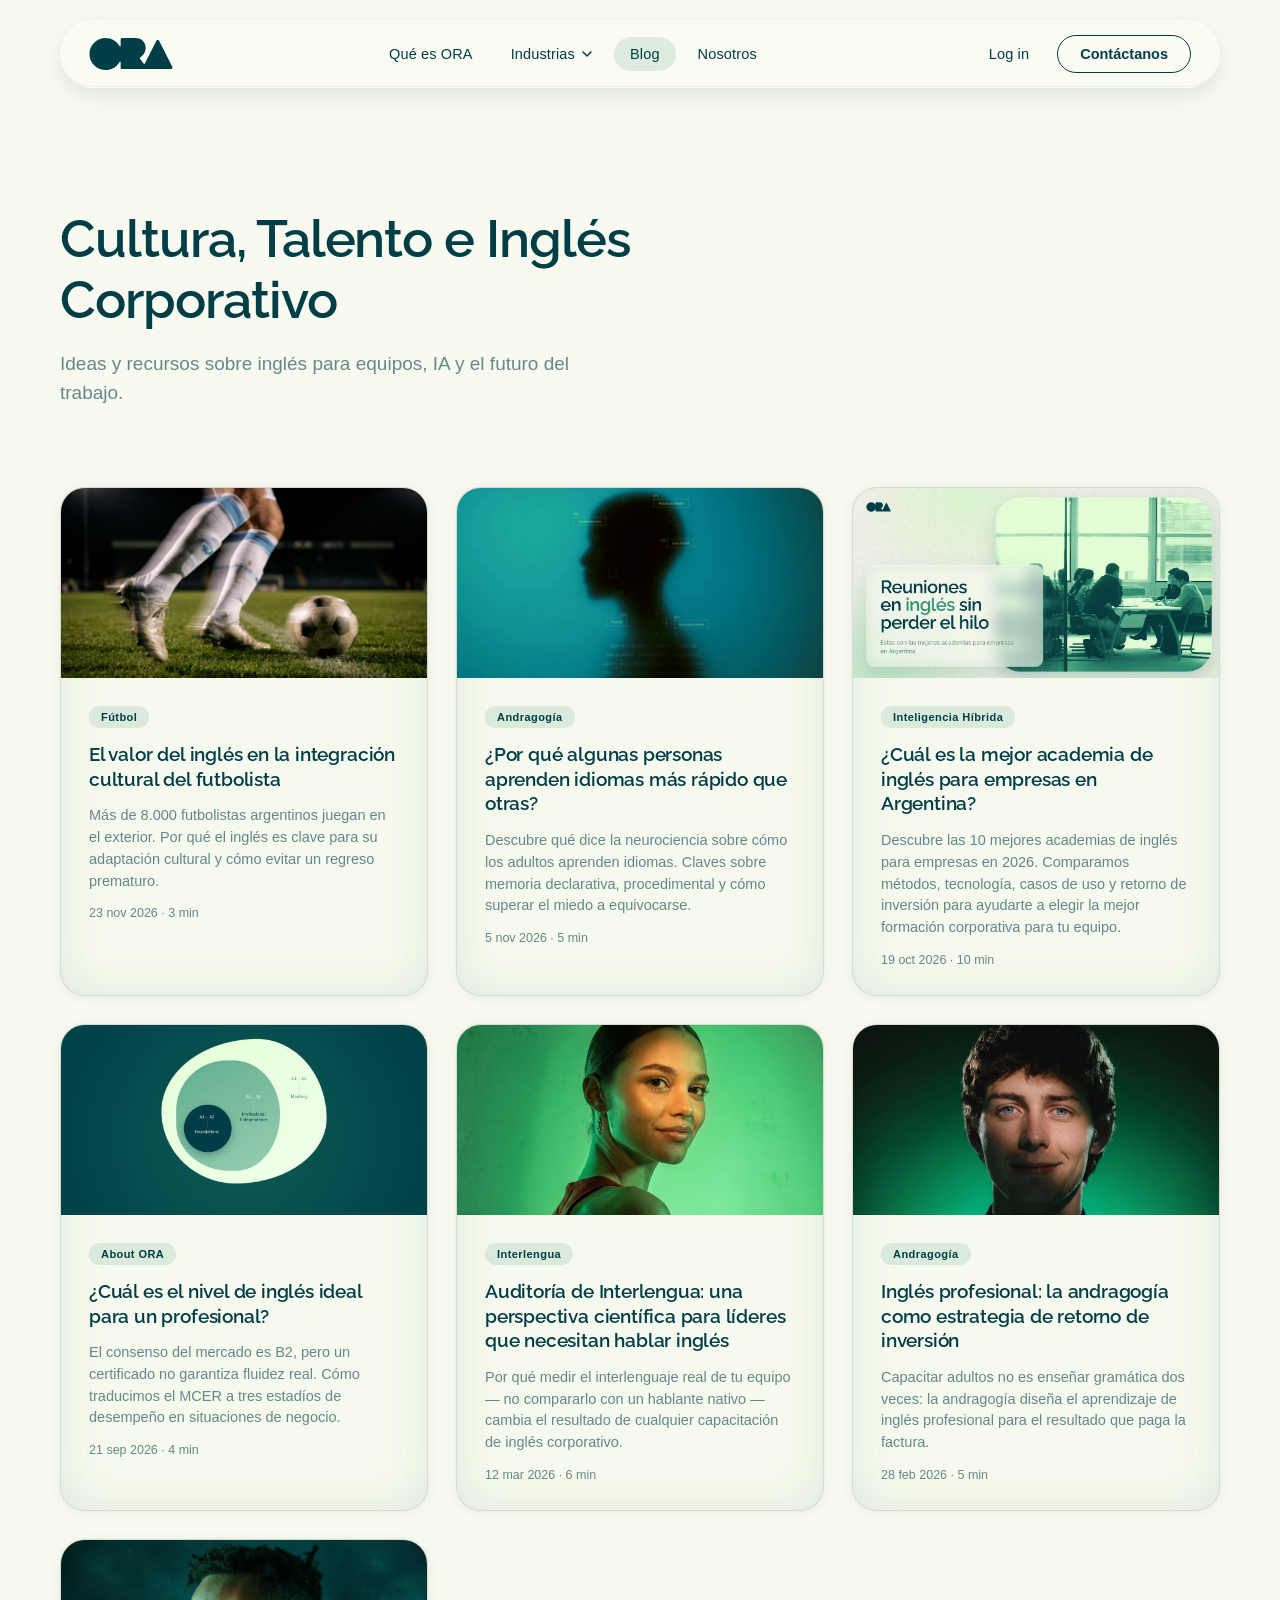
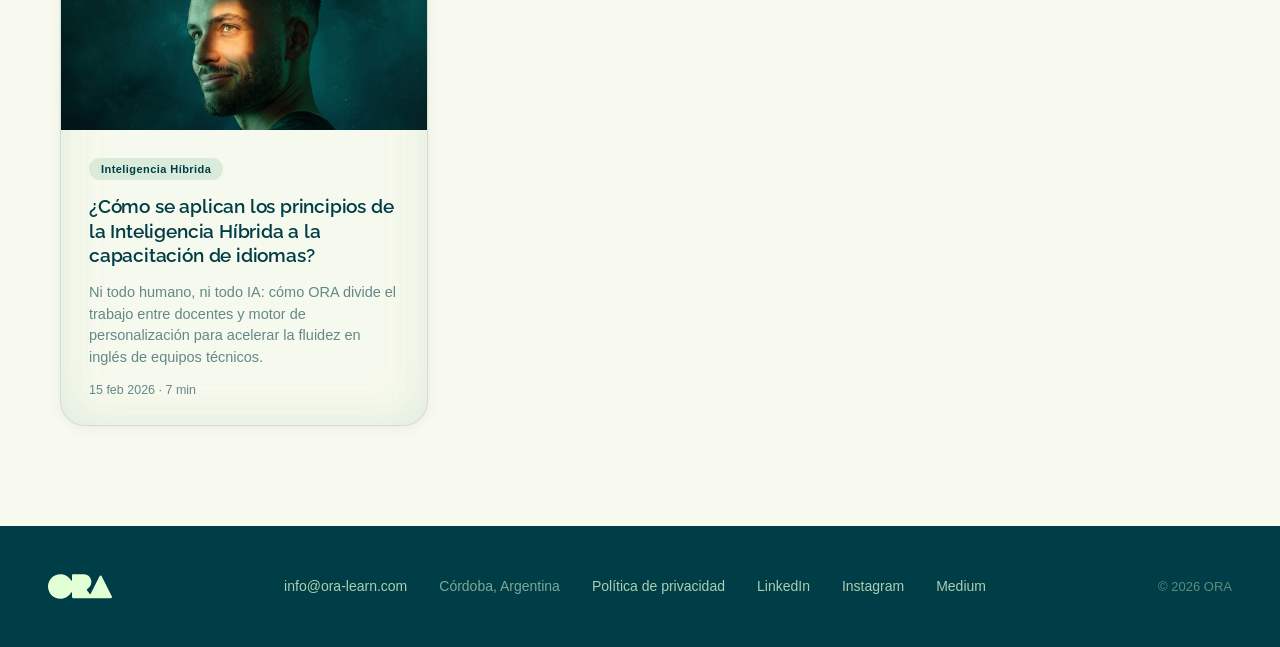
<file: blog.html>
<!DOCTYPE html>
<html lang="es">
<head>
<meta charset="utf-8">
<meta name="viewport" content="width=device-width, initial-scale=1">
<link rel="stylesheet" href="_ds/ora-design-system-51adb563-72f8-4b51-ade4-68212e205878/tokens/colors.css">
<link rel="stylesheet" href="_ds/ora-design-system-51adb563-72f8-4b51-ade4-68212e205878/tokens/typography.css">
<link rel="stylesheet" href="_ds/ora-design-system-51adb563-72f8-4b51-ade4-68212e205878/tokens/spacing.css">
<link rel="stylesheet" href="_ds/ora-design-system-51adb563-72f8-4b51-ade4-68212e205878/tokens/effects.css">
<link rel="stylesheet" href="_ds/ora-design-system-51adb563-72f8-4b51-ade4-68212e205878/styles.css">
<title>Blog | ORA</title>
<meta name="description" content="Ideas, metodología y aprendizajes sobre capacitación de inglés para equipos técnicos. El blog de ORA.">
<meta name="content-language" content="es">
<meta name="robots" content="index, follow">
<link rel="canonical" href="https://ora-learn.com/blog">
<link rel="icon" href="favicon.ico" sizes="any">
<link rel="icon" type="image/png" sizes="32x32" href="favicon-32.png">
<link rel="icon" type="image/png" sizes="96x96" href="favicon-96.png">
<link rel="icon" type="image/png" sizes="512x512" href="favicon-512.png">
<link rel="apple-touch-icon" sizes="180x180" href="apple-touch-icon.png">
<meta name="theme-color" content="#F9FAEF">
<meta property="og:type" content="website">
<meta property="og:url" content="https://ora-learn.com/blog">
<meta property="og:title" content="Blog | ORA">
<meta property="og:description" content="Ideas, metodología y aprendizajes sobre capacitación de inglés para equipos técnicos. El blog de ORA.">
<meta property="og:locale" content="es_AR">
<meta property="og:image" content="https://ora-learn.com/og-image.png?v=2">
<meta property="og:image:width" content="1200">
<meta property="og:image:height" content="630">
<meta name="twitter:card" content="summary_large_image">
<meta name="twitter:title" content="Blog | ORA">
<meta name="twitter:description" content="Ideas, metodología y aprendizajes sobre capacitación de inglés para equipos técnicos. El blog de ORA.">
<meta name="twitter:image" content="https://ora-learn.com/og-image.png?v=2">
<style>
  body{margin:0;background:var(--ora-paper);overflow-x:hidden;display:flex;flex-direction:column;min-height:100vh}
  a{color:var(--ora-deep-ocean);text-decoration:none}
  a:hover{color:var(--ora-mint-green)}
  main{flex:1}

  .blog-index-grid{display:grid;grid-template-columns:repeat(3,1fr);gap:28px}
  @media (max-width:900px){.blog-index-grid{grid-template-columns:1fr}}
  .blog-card{display:flex;flex-direction:column;background:var(--surface-glass-light);backdrop-filter:blur(21.6px);box-shadow:var(--glass-shadow-light);border:1px solid rgba(0,62,71,0.14);border-radius:25px;overflow:hidden;transition:transform 220ms var(--ease-standard)}
  .blog-card:hover{transform:translateY(-4px)}
  .blog-thumb{width:100%;height:190px;display:block;object-fit:cover;object-position:center 30%;background:linear-gradient(135deg, rgba(52,147,117,0.35), rgba(226,255,213,0.55))}

  /* ── NAVBAR (glass pill) ── */
  .ora-nav{position:sticky;top:0;z-index:50;display:flex;align-items:center;justify-content:center;padding:20px 32px}
  .ora-nav-pill{box-sizing:border-box;display:flex;align-items:center;justify-content:space-between;gap:48px;width:100%;max-width:1160px;padding:14px 28px;background:rgba(255,255,255,0.18);backdrop-filter:blur(15px);-webkit-backdrop-filter:blur(15px);border:1px solid rgba(255,255,255,0.2);border-radius:999px;box-shadow:inset 0 1px 1px rgba(255,255,255,0.6),inset 0 -1px 1px rgba(0,62,71,0.05),0 8px 20px rgba(0,62,71,0.1)}
  .ora-nav-links,.ora-nav-actions{display:flex;align-items:center}
  .ora-nav-links{gap:6px}
  .ora-nav-actions{gap:12px;flex-shrink:0}
  header .nav-link{font-family:var(--font-body);font-size:14.5px;color:var(--ora-deep-ocean);letter-spacing:0.01em;white-space:nowrap;padding:9px 16px;border-radius:999px;transition:background 180ms ease}
  header .nav-link:hover{background:rgba(52,147,117,0.14);color:var(--ora-deep-ocean)}
  header .nav-link[aria-current="page"]{background:rgba(52,147,117,0.14)}
  header .nav-cta{position:relative;font-family:var(--font-body);font-size:14.5px;font-weight:600;padding:10px 22px;border:1px solid var(--ora-deep-ocean);border-radius:999px;color:var(--ora-deep-ocean);white-space:nowrap;transition:background 180ms ease,color 180ms ease,border-color 180ms ease}
  header .nav-cta::before{content:'';position:absolute;inset:-14px;border-radius:999px;background:rgba(52,147,117,0.55);filter:blur(16px);opacity:0;z-index:-1;transition:opacity 220ms ease}
  header .nav-cta:hover{background:var(--ora-mint-green);border-color:var(--ora-mint-green);color:var(--ora-paper)}
  header .nav-cta:hover::before{opacity:1}

  @media (max-width:768px){
    .ora-nav{padding:14px 20px !important}
    .ora-nav-pill{padding:10px 16px !important;gap:16px !important}
    header .nav-link{display:none}
    header .header-logo{width:64px !important;height:25px !important}
    header .header-logo svg{width:100%;height:auto;display:block}
    .blog-hero{padding:56px 24px 48px !important}
    .blog-hero h1{font-size:34px !important}
    .blog-articles-sec{padding:0 24px 64px !important}
  }
</style>
<link rel="stylesheet" href="/nav-mobile.css">
<script src="/nav-mobile.js" defer></script>
</head>
<body>

<header class="ora-nav">
  <div class="ora-nav-pill">
    <a href="/" aria-label="ORA | inicio" class="header-logo" style="display:block;width:84px;height:32px;color:var(--ora-deep-ocean);flex-shrink:0">
      <svg viewBox="0 0 3081 1187" width="84" height="32" aria-hidden="true"><path d="M 1713.21 0 C 1713.485 0 1713.709 0.223 1713.709 0.495 C 1713.709 0.757 1713.928 0.972 1714.19 0.987 C 2152.968 26.228 2190.444 530.522 1902.259 704.197 C 1872.751 721.979 1861.536 761.925 1882.975 788.804 L 2021.425 962.377 C 2029.157 972.07 2044.401 970.496 2049.966 959.431 L 2486.86 90.743 C 2505.664 53.356 2559.328 53.356 2578.132 90.743 L 3075.547 1079.771 C 3092.51 1113.499 3067.842 1153.182 3029.911 1153.182 L 1207.57 1153.182 C 1179.391 1153.182 1156.546 1130.471 1156.546 1102.456 L 1156.546 894.53 C 1156.546 875.687 1126.072 869.272 1116.727 885.666 C 1014.18 1065.587 819.846 1187 596.982 1187 C 267.278 1187 0 921.281 0 593.5 C 0 265.719 267.278 0 596.982 0 C 819.845 0 1014.179 121.414 1116.727 301.334 C 1126.072 317.726 1156.545 311.312 1156.546 292.47 L 1156.546 50.726 C 1156.547 22.711 1179.391 0 1207.57 0 L 1713.21 0 Z" fill="currentColor" fill-rule="nonzero"></path></svg>
    </a>
    <nav aria-label="Principal" class="ora-nav-links">
      <a href="/#que-es-ora" class="nav-link">Qué es ORA</a>
      <div class="nav-dd">
        <button type="button" class="nav-link nav-dd-btn" aria-expanded="false" aria-haspopup="true" aria-controls="nav-dd-menu">Industrias<svg class="nav-dd-chev" width="10" height="6" viewBox="0 0 10 6" fill="none" aria-hidden="true"><path d="M1 1l4 4 4-4" stroke="currentColor" stroke-width="1.5" stroke-linecap="round" stroke-linejoin="round"/></svg></button>
        <div class="nav-dd-menu" id="nav-dd-menu">
          <a href="/ingles-para-futbolistas">Inglés para futbolistas</a>
          <a href="/english-for-tech">Inglés para tecnología</a>
        </div>
      </div>
      <a href="/blog" class="nav-link" aria-current="page">Blog</a>
      <a href="/quienes-somos" class="nav-link">Nosotros</a>
    </nav>
    <div class="ora-nav-actions">
      <a href="https://app.ora-learn.com/login" class="nav-link">Log in</a>
      <a href="/#contacto" class="nav-cta">Contáctanos</a>
    </div>
  </div>
</header>

<main>
  <section class="blog-hero" aria-label="Blog de ORA" style="position:relative;background:var(--ora-paper);padding:100px 48px 80px;display:flex;flex-direction:column;align-items:center">
    <div style="width:100%;max-width:1160px;margin:0 auto;display:flex;flex-direction:column;align-items:flex-start">
      <h1 style="margin:0 0 20px;font-family:var(--font-display);font-weight:600;font-size:52px;letter-spacing:-0.02em;color:var(--ora-deep-ocean);max-width:640px">Cultura, Talento e Inglés Corporativo</h1>
      <p style="margin:0;font-family:var(--font-body);font-weight:300;font-size:19px;line-height:1.5;color:var(--text-muted);max-width:560px">Ideas y recursos sobre inglés para equipos, IA y el futuro del trabajo.</p>
    </div>
  </section>

  <section class="blog-articles-sec" aria-label="Artículos" style="position:relative;background:var(--ora-paper);padding:0 48px 100px;display:flex;justify-content:center">
    <div class="blog-index-grid" style="width:100%;max-width:1160px;margin:0 auto">
      <!-- BLOG-LATEST:START -->
      <a href="/blog/valor-ingles-integracion-cultural-futbolista" class="blog-card">
        <img class="blog-thumb" src="/assets/blog/valor-ingles-integracion-cultural-futbolista.webp" alt="" loading="lazy" decoding="async">
        <div style="display:flex;flex-direction:column;gap:14px;padding:28px">
          <span style="align-self:flex-start;font-family:var(--font-body);font-size:11px;font-weight:600;letter-spacing:0.04em;color:var(--ora-deep-ocean);background:rgba(52,147,117,0.14);padding:5px 12px;border-radius:999px">Fútbol</span>
          <h2 style="margin:0;font-family:var(--font-display);font-weight:600;font-size:19px;line-height:1.3;letter-spacing:-0.01em;color:var(--ora-deep-ocean)">El valor del inglés en la integración cultural del futbolista</h2>
          <p style="margin:0;font-family:var(--font-body);font-weight:300;font-size:14.5px;line-height:1.5;color:var(--text-muted)">Más de 8.000 futbolistas argentinos juegan en el exterior. Por qué el inglés es clave para su adaptación cultural y cómo evitar un regreso prematuro.</p>
          <span style="font-family:var(--font-body);font-size:12.5px;color:var(--text-muted)">23 nov 2026 · 3 min</span>
        </div>
      </a>

      <a href="/blog/porque-algunos-adultos-aprenden-idiomas-mas-rapido" class="blog-card">
        <img class="blog-thumb" src="/assets/blog/adultos-aprenden-idiomas-rapido.webp" alt="" loading="lazy" decoding="async">
        <div style="display:flex;flex-direction:column;gap:14px;padding:28px">
          <span style="align-self:flex-start;font-family:var(--font-body);font-size:11px;font-weight:600;letter-spacing:0.04em;color:var(--ora-deep-ocean);background:rgba(52,147,117,0.14);padding:5px 12px;border-radius:999px">Andragogía</span>
          <h2 style="margin:0;font-family:var(--font-display);font-weight:600;font-size:19px;line-height:1.3;letter-spacing:-0.01em;color:var(--ora-deep-ocean)">¿Por qué algunas personas aprenden idiomas más rápido que otras?</h2>
          <p style="margin:0;font-family:var(--font-body);font-weight:300;font-size:14.5px;line-height:1.5;color:var(--text-muted)">Descubre qué dice la neurociencia sobre cómo los adultos aprenden idiomas. Claves sobre memoria declarativa, procedimental y cómo superar el miedo a equivocarse.</p>
          <span style="font-family:var(--font-body);font-size:12.5px;color:var(--text-muted)">5 nov 2026 · 5 min</span>
        </div>
      </a>

      <a href="/blog/mejor-academia-ingles-empresas-argentina" class="blog-card">
        <img class="blog-thumb" src="/assets/blog/mejor-academia-ingles-empresas.webp" alt="" loading="lazy" decoding="async">
        <div style="display:flex;flex-direction:column;gap:14px;padding:28px">
          <span style="align-self:flex-start;font-family:var(--font-body);font-size:11px;font-weight:600;letter-spacing:0.04em;color:var(--ora-deep-ocean);background:rgba(52,147,117,0.14);padding:5px 12px;border-radius:999px">Inteligencia Híbrida</span>
          <h2 style="margin:0;font-family:var(--font-display);font-weight:600;font-size:19px;line-height:1.3;letter-spacing:-0.01em;color:var(--ora-deep-ocean)">¿Cuál es la mejor academia de inglés para empresas en Argentina?</h2>
          <p style="margin:0;font-family:var(--font-body);font-weight:300;font-size:14.5px;line-height:1.5;color:var(--text-muted)">Descubre las 10 mejores academias de inglés para empresas en 2026. Comparamos métodos, tecnología, casos de uso y retorno de inversión para ayudarte a elegir la mejor formación corporativa para tu equipo.</p>
          <span style="font-family:var(--font-body);font-size:12.5px;color:var(--text-muted)">19 oct 2026 · 10 min</span>
        </div>
      </a>

      <a href="/blog/nivel-ingles-ideal-profesional" class="blog-card">
        <img class="blog-thumb" src="/assets/blog/nivel-ingles-ideal.jpg" alt="" loading="lazy" decoding="async">
        <div style="display:flex;flex-direction:column;gap:14px;padding:28px">
          <span style="align-self:flex-start;font-family:var(--font-body);font-size:11px;font-weight:600;letter-spacing:0.04em;color:var(--ora-deep-ocean);background:rgba(52,147,117,0.14);padding:5px 12px;border-radius:999px">About ORA</span>
          <h2 style="margin:0;font-family:var(--font-display);font-weight:600;font-size:19px;line-height:1.3;letter-spacing:-0.01em;color:var(--ora-deep-ocean)">¿Cuál es el nivel de inglés ideal para un profesional?</h2>
          <p style="margin:0;font-family:var(--font-body);font-weight:300;font-size:14.5px;line-height:1.5;color:var(--text-muted)">El consenso del mercado es B2, pero un certificado no garantiza fluidez real. Cómo traducimos el MCER a tres estadíos de desempeño en situaciones de negocio.</p>
          <span style="font-family:var(--font-body);font-size:12.5px;color:var(--text-muted)">21 sep 2026 · 4 min</span>
        </div>
      </a>

      <a href="/blog/auditoria-interlengua" class="blog-card">
        <img class="blog-thumb" src="/assets/blog/auditoria-interlengua.jpg" alt="" loading="lazy" decoding="async">
        <div style="display:flex;flex-direction:column;gap:14px;padding:28px">
          <span style="align-self:flex-start;font-family:var(--font-body);font-size:11px;font-weight:600;letter-spacing:0.04em;color:var(--ora-deep-ocean);background:rgba(52,147,117,0.14);padding:5px 12px;border-radius:999px">Interlengua</span>
          <h2 style="margin:0;font-family:var(--font-display);font-weight:600;font-size:19px;line-height:1.3;letter-spacing:-0.01em;color:var(--ora-deep-ocean)">Auditoría de Interlengua: una perspectiva científica para líderes que necesitan hablar inglés</h2>
          <p style="margin:0;font-family:var(--font-body);font-weight:300;font-size:14.5px;line-height:1.5;color:var(--text-muted)">Por qué medir el interlenguaje real de tu equipo — no compararlo con un hablante nativo — cambia el resultado de cualquier capacitación de inglés corporativo.</p>
          <span style="font-family:var(--font-body);font-size:12.5px;color:var(--text-muted)">12 mar 2026 · 6 min</span>
        </div>
      </a>

      <a href="/blog/andragogia-roi" class="blog-card">
        <img class="blog-thumb" src="/assets/blog/andragogia-roi.jpg" alt="" loading="lazy" decoding="async">
        <div style="display:flex;flex-direction:column;gap:14px;padding:28px">
          <span style="align-self:flex-start;font-family:var(--font-body);font-size:11px;font-weight:600;letter-spacing:0.04em;color:var(--ora-deep-ocean);background:rgba(52,147,117,0.14);padding:5px 12px;border-radius:999px">Andragogía</span>
          <h2 style="margin:0;font-family:var(--font-display);font-weight:600;font-size:19px;line-height:1.3;letter-spacing:-0.01em;color:var(--ora-deep-ocean)">Inglés profesional: la andragogía como estrategia de retorno de inversión</h2>
          <p style="margin:0;font-family:var(--font-body);font-weight:300;font-size:14.5px;line-height:1.5;color:var(--text-muted)">Capacitar adultos no es enseñar gramática dos veces: la andragogía diseña el aprendizaje de inglés profesional para el resultado que paga la factura.</p>
          <span style="font-family:var(--font-body);font-size:12.5px;color:var(--text-muted)">28 feb 2026 · 5 min</span>
        </div>
      </a>

      <a href="/blog/inteligencia-hibrida-idiomas" class="blog-card">
        <img class="blog-thumb" src="/assets/blog/inteligencia-hibrida-idiomas.jpg" alt="" loading="lazy" decoding="async">
        <div style="display:flex;flex-direction:column;gap:14px;padding:28px">
          <span style="align-self:flex-start;font-family:var(--font-body);font-size:11px;font-weight:600;letter-spacing:0.04em;color:var(--ora-deep-ocean);background:rgba(52,147,117,0.14);padding:5px 12px;border-radius:999px">Inteligencia Híbrida</span>
          <h2 style="margin:0;font-family:var(--font-display);font-weight:600;font-size:19px;line-height:1.3;letter-spacing:-0.01em;color:var(--ora-deep-ocean)">¿Cómo se aplican los principios de la Inteligencia Híbrida a la capacitación de idiomas?</h2>
          <p style="margin:0;font-family:var(--font-body);font-weight:300;font-size:14.5px;line-height:1.5;color:var(--text-muted)">Ni todo humano, ni todo IA: cómo ORA divide el trabajo entre docentes y motor de personalización para acelerar la fluidez en inglés de equipos técnicos.</p>
          <span style="font-family:var(--font-body);font-size:12.5px;color:var(--text-muted)">15 feb 2026 · 7 min</span>
        </div>
      </a>
      <!-- BLOG-LATEST:END -->
    </div>
  </section>
</main>

<footer style="background:var(--ora-deep-ocean);padding:48px;display:flex;flex-wrap:wrap;align-items:center;justify-content:space-between;gap:24px">
  <a href="/" aria-label="ORA | volver al inicio" style="width:64px;height:25px;color:var(--ora-lime-green);display:block">
    <svg viewBox="0 0 3081 1187" width="64" height="25"><path d="M 1713.21 0 C 1713.485 0 1713.709 0.223 1713.709 0.495 C 1713.709 0.757 1713.928 0.972 1714.19 0.987 C 2152.968 26.228 2190.444 530.522 1902.259 704.197 C 1872.751 721.979 1861.536 761.925 1882.975 788.804 L 2021.425 962.377 C 2029.157 972.07 2044.401 970.496 2049.966 959.431 L 2486.86 90.743 C 2505.664 53.356 2559.328 53.356 2578.132 90.743 L 3075.547 1079.771 C 3092.51 1113.499 3067.842 1153.182 3029.911 1153.182 L 1207.57 1153.182 C 1179.391 1153.182 1156.546 1130.471 1156.546 1102.456 L 1156.546 894.53 C 1156.546 875.687 1126.072 869.272 1116.727 885.666 C 1014.18 1065.587 819.846 1187 596.982 1187 C 267.278 1187 0 921.281 0 593.5 C 0 265.719 267.278 0 596.982 0 C 819.845 0 1014.179 121.414 1116.727 301.334 C 1126.072 317.726 1156.545 311.312 1156.546 292.47 L 1156.546 50.726 C 1156.547 22.711 1179.391 0 1207.57 0 L 1713.21 0 Z" fill="currentColor" fill-rule="nonzero"></path></svg>
  </a>
  <div style="display:flex;flex-wrap:wrap;gap:32px;align-items:center">
    <a href="mailto:info@ora-learn.com" style="font-family:'Inter',sans-serif;font-size:14px;color:rgba(226,255,213,0.75);text-decoration:none">info@ora-learn.com</a>
    <span style="font-family:'Inter',sans-serif;font-size:14px;color:rgba(226,255,213,0.55)">Córdoba, Argentina</span>
    <a href="/politica-privacidad" style="font-family:'Inter',sans-serif;font-size:14px;color:rgba(226,255,213,0.75);text-decoration:none">Política de privacidad</a>
    <a href="https://www.linkedin.com/company/135297198" target="_blank" rel="noopener noreferrer" style="font-family:'Inter',sans-serif;font-size:14px;color:rgba(226,255,213,0.75);text-decoration:none">LinkedIn</a>
    <a href="https://www.instagram.com/ora.learn/" target="_blank" rel="noopener noreferrer" style="font-family:'Inter',sans-serif;font-size:14px;color:rgba(226,255,213,0.75);text-decoration:none">Instagram</a>
    <a href="https://medium.com/@info_32615" target="_blank" rel="noopener noreferrer" style="font-family:'Inter',sans-serif;font-size:14px;color:rgba(226,255,213,0.75);text-decoration:none">Medium</a>
  </div>
  <span style="font-family:'Inter',sans-serif;font-size:13px;color:rgba(226,255,213,0.4)">© 2026 ORA</span>
</footer>

</body>
</html>
</file>
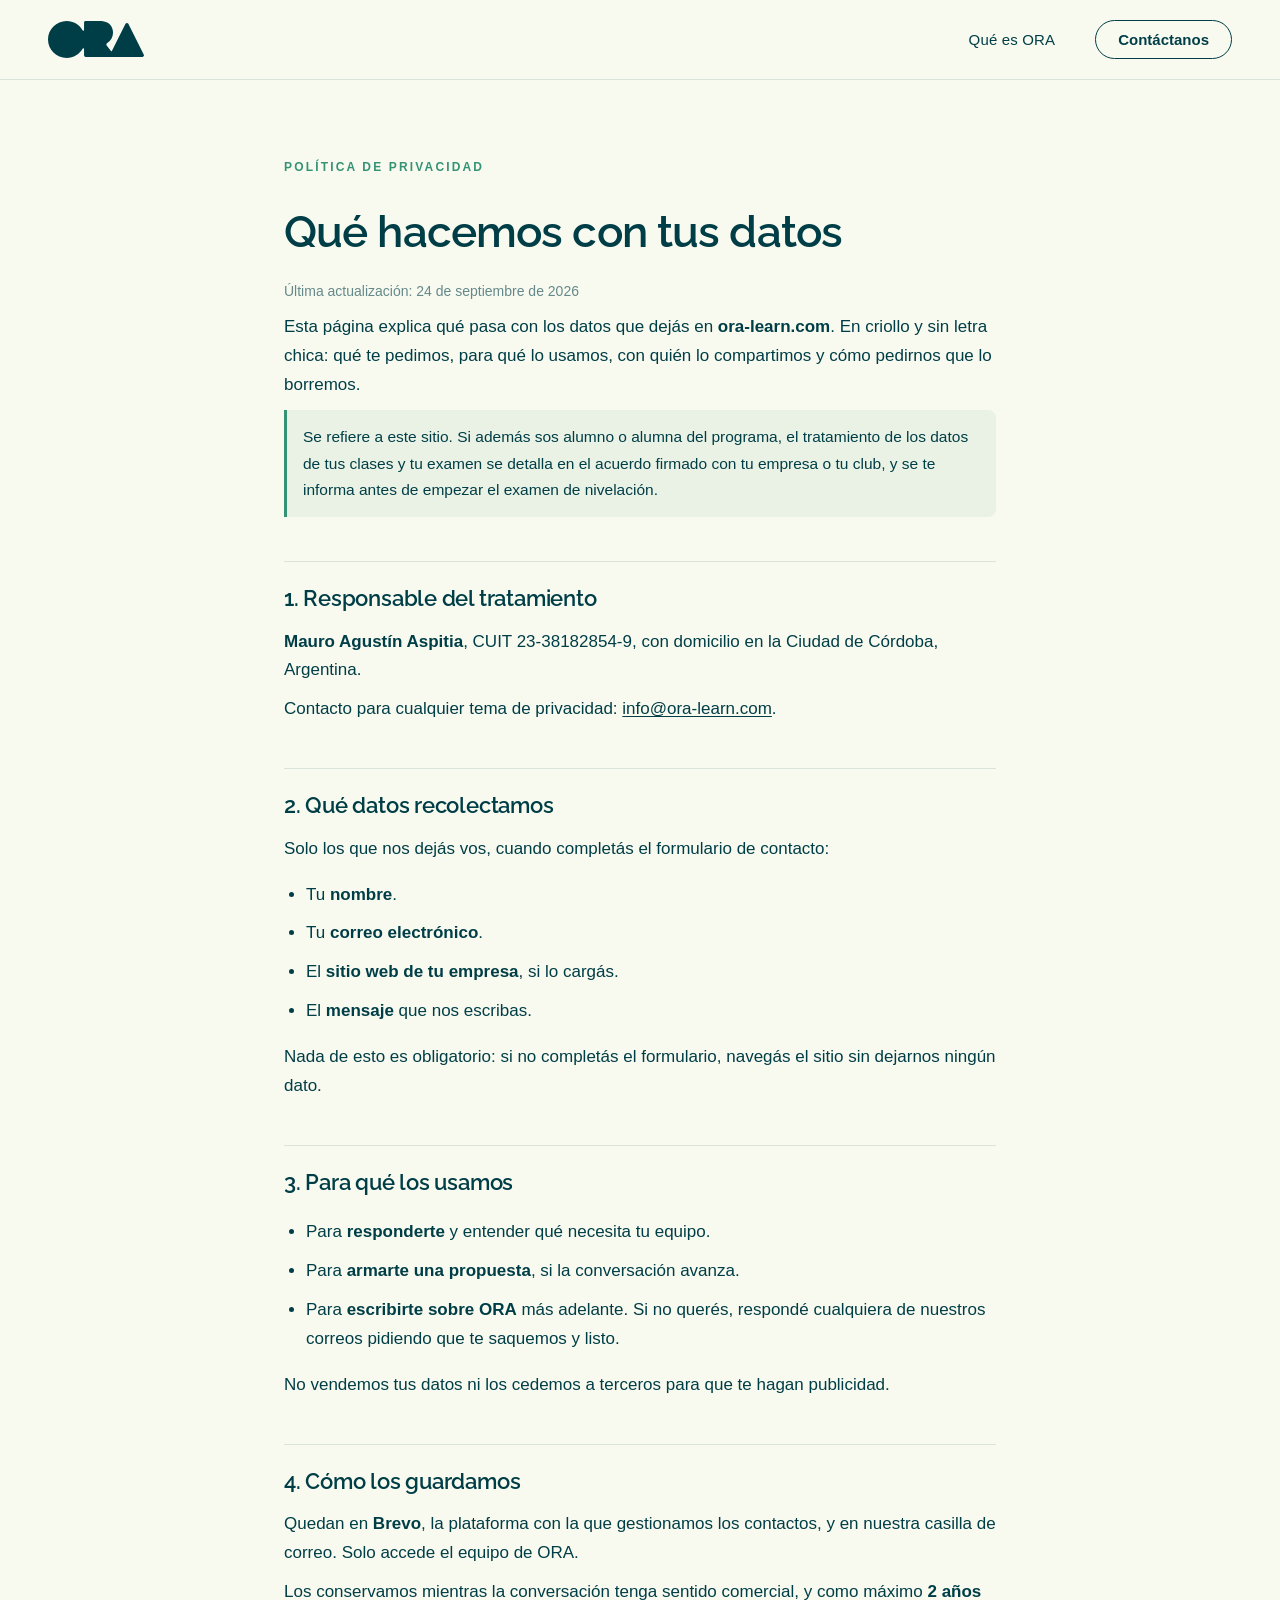
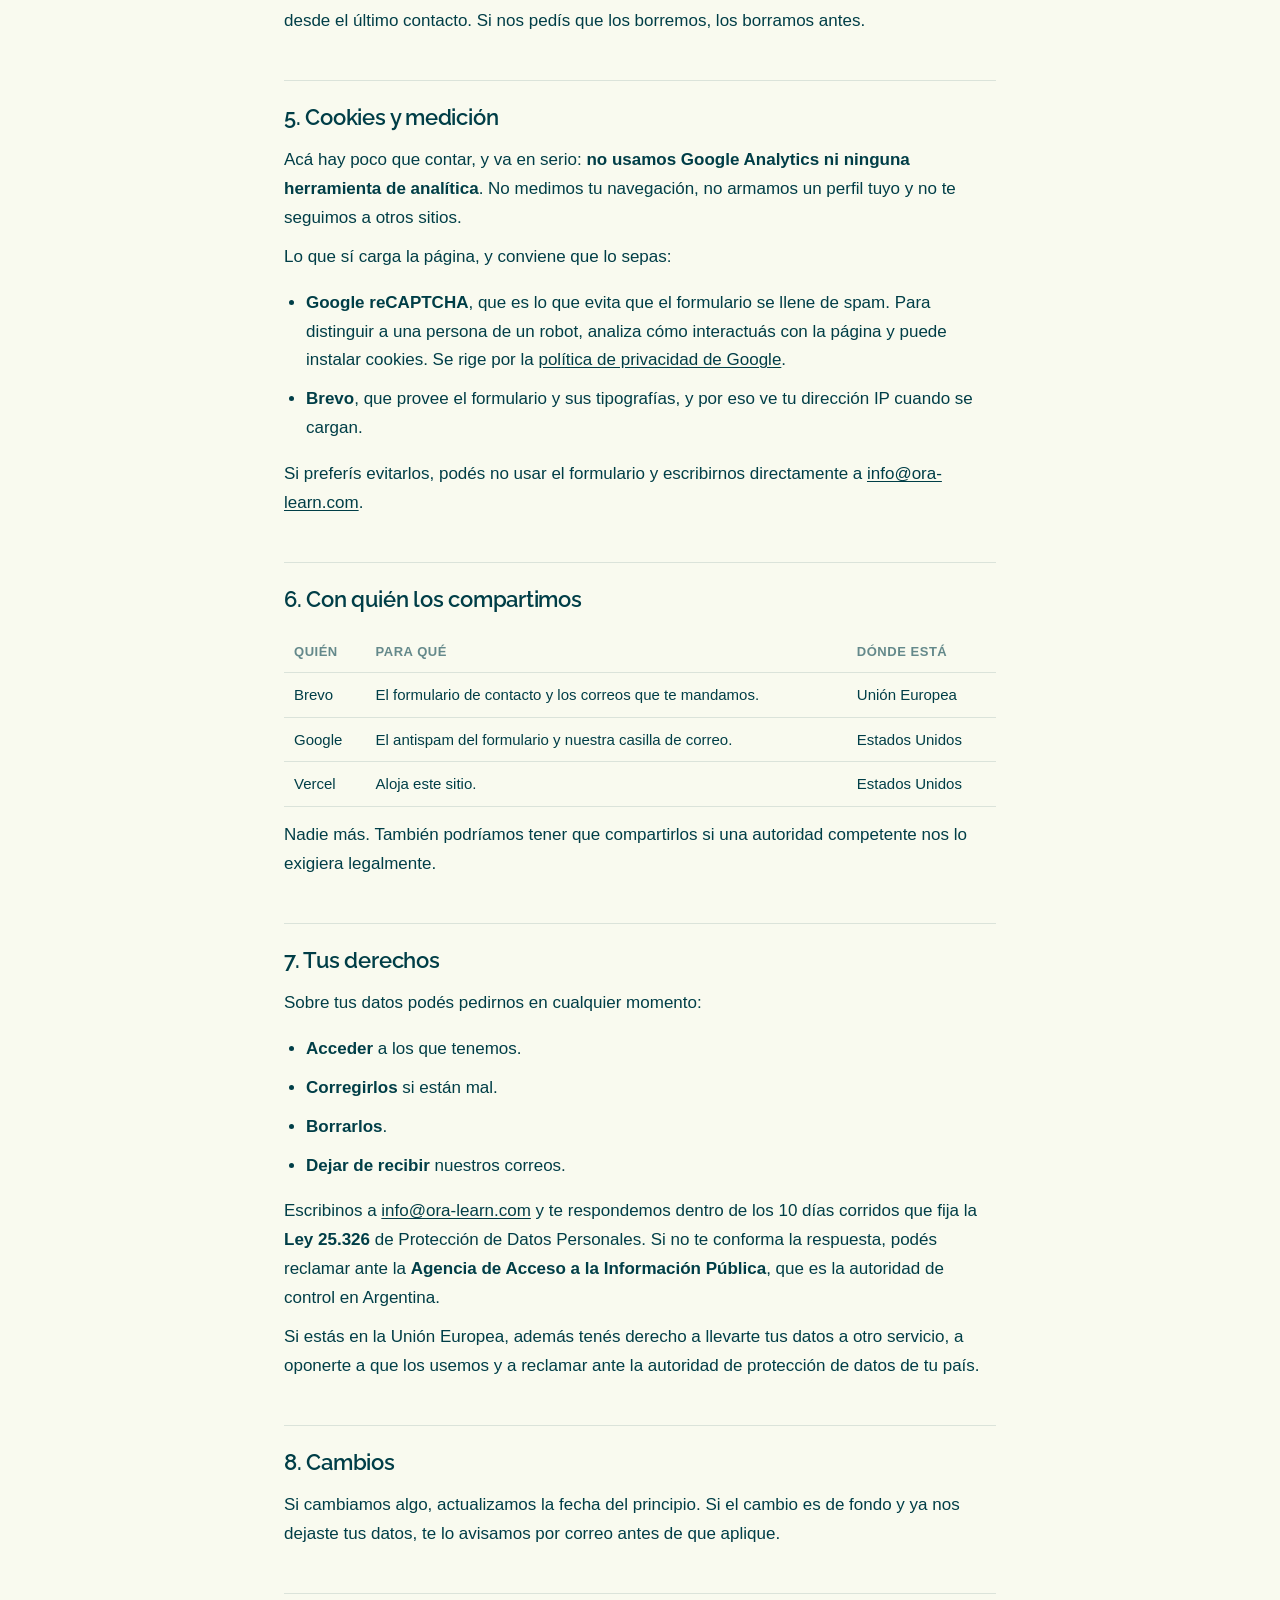
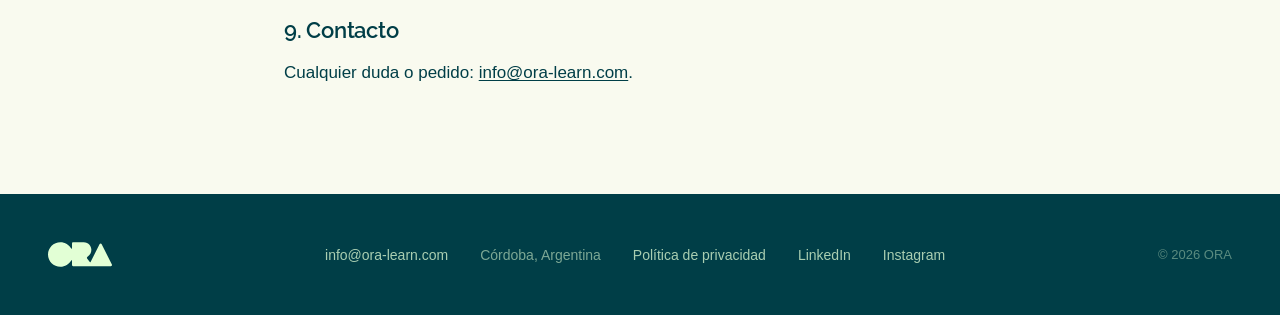
<file: politica-privacidad.html>
<!DOCTYPE html>
<html lang="es">
<head>
<meta charset="utf-8">
<meta name="viewport" content="width=device-width, initial-scale=1">
<link rel="stylesheet" href="_ds/ora-design-system-51adb563-72f8-4b51-ade4-68212e205878/tokens/colors.css">
<link rel="stylesheet" href="_ds/ora-design-system-51adb563-72f8-4b51-ade4-68212e205878/tokens/typography.css">
<link rel="stylesheet" href="_ds/ora-design-system-51adb563-72f8-4b51-ade4-68212e205878/tokens/spacing.css">
<link rel="stylesheet" href="_ds/ora-design-system-51adb563-72f8-4b51-ade4-68212e205878/tokens/effects.css">
<link rel="stylesheet" href="_ds/ora-design-system-51adb563-72f8-4b51-ade4-68212e205878/styles.css">
<title>Política de privacidad | ORA</title>
<meta name="description" content="Qué datos personales trata ORA, para qué, con quién los comparte y cómo ejercer tus derechos.">
<meta name="content-language" content="es">
<meta name="robots" content="index, follow">
<link rel="canonical" href="https://ora-learn.com/politica-privacidad">
<link rel="icon" type="image/png" sizes="32x32" href="favicon-32.png">
<link rel="icon" type="image/png" sizes="512x512" href="favicon-512.png">
<link rel="apple-touch-icon" sizes="180x180" href="apple-touch-icon.png">
<meta name="theme-color" content="#F9FAEF">
<style>
  body{margin:0;background:var(--ora-paper);overflow-x:hidden;display:flex;flex-direction:column;min-height:100vh}
  a{color:var(--ora-deep-ocean);text-decoration:underline;text-underline-offset:2px}
  a:hover{color:var(--ora-mint-green)}
  main{flex:1;width:100%;max-width:760px;margin:0 auto;padding:72px 24px 96px;box-sizing:border-box}
  .doc{font-family:var(--font-body);font-weight:300;font-size:17px;line-height:1.7;color:var(--ora-deep-ocean)}
  .doc h1{font-family:var(--font-display);font-weight:600;font-size:clamp(30px,5vw,44px);letter-spacing:-0.02em;margin:14px 0 8px}
  .doc h2{font-family:var(--font-display);font-weight:600;font-size:22px;letter-spacing:-0.01em;margin:44px 0 10px;padding-top:18px;border-top:1px solid rgba(0,62,71,.12)}
  .doc h3{font-family:var(--font-body);font-weight:600;font-size:17px;margin:24px 0 4px}
  .doc p,.doc li{margin:10px 0}
  .doc ul{padding-left:22px}
  .eyebrow{font-family:var(--font-body);font-size:12px;font-weight:600;letter-spacing:.18em;text-transform:uppercase;color:var(--ora-mint-green)}
  .fecha{font-size:14px;color:var(--text-muted);margin:0 0 8px}
  /* Dato que ORA tiene que completar antes de publicar. Se ve a propósito. */
  .falta{background:#fff3cd;border-bottom:2px solid #b45309;color:#7c4a02;font-weight:600;padding:1px 5px;border-radius:3px}
  .nota{background:rgba(52,147,117,.08);border-left:3px solid var(--ora-mint-green);padding:14px 16px;border-radius:0 8px 8px 0;font-size:15.5px}
  table{width:100%;border-collapse:collapse;margin:14px 0;font-size:15px}
  th,td{text-align:left;padding:9px 10px;border-bottom:1px solid rgba(0,62,71,.12);vertical-align:top}
  th{font-family:var(--font-body);font-weight:600;font-size:13px;letter-spacing:.04em;text-transform:uppercase;color:var(--text-muted)}
  @media (max-width:768px){
    header{padding:14px 20px !important}
    header .nav-link{display:none}
    main{padding:48px 20px 72px}
    table,thead,tbody,tr,th,td{display:block}
    thead{display:none}
    tr{border-bottom:1px solid rgba(0,62,71,.12);padding:10px 0}
    td{border:0;padding:3px 0}
    td:before{content:attr(data-l) ": ";font-weight:600}
  }
</style>
</head>
<body>

<header style="position:sticky;top:0;z-index:50;display:flex;align-items:center;justify-content:space-between;padding:20px 48px;background:rgba(249,250,239,0.75);backdrop-filter:blur(14px);border-bottom:1px solid rgba(0,62,71,0.12)">
  <a href="/" aria-label="ORA | inicio" class="header-logo" style="display:block;width:96px;height:37px;color:var(--ora-deep-ocean);text-decoration:none">
    <svg viewBox="0 0 3081 1187" width="96" height="37" aria-hidden="true"><path d="M 1713.21 0 C 1713.485 0 1713.709 0.223 1713.709 0.495 C 1713.709 0.757 1713.928 0.972 1714.19 0.987 C 2152.968 26.228 2190.444 530.522 1902.259 704.197 C 1872.751 721.979 1861.536 761.925 1882.975 788.804 L 2021.425 962.377 C 2029.157 972.07 2044.401 970.496 2049.966 959.431 L 2486.86 90.743 C 2505.664 53.356 2559.328 53.356 2578.132 90.743 L 3075.547 1079.771 C 3092.51 1113.499 3067.842 1153.182 3029.911 1153.182 L 1207.57 1153.182 C 1179.391 1153.182 1156.546 1130.471 1156.546 1102.456 L 1156.546 894.53 C 1156.546 875.687 1126.072 869.272 1116.727 885.666 C 1014.18 1065.587 819.846 1187 596.982 1187 C 267.278 1187 0 921.281 0 593.5 C 0 265.719 267.278 0 596.982 0 C 819.845 0 1014.179 121.414 1116.727 301.334 C 1126.072 317.726 1156.545 311.312 1156.546 292.47 L 1156.546 50.726 C 1156.547 22.711 1179.391 0 1207.57 0 L 1713.21 0 Z" fill="currentColor" fill-rule="nonzero"></path></svg>
  </a>
  <nav aria-label="Principal" style="display:flex;gap:40px;align-items:center">
    <a href="/#que-es-ora" class="nav-link" style="font-family:var(--font-body);font-size:15px;color:var(--ora-deep-ocean);letter-spacing:0.01em;white-space:nowrap;text-decoration:none">Qué es ORA</a>
    <a href="/#contacto" class="nav-cta" style="font-family:var(--font-body);font-size:15px;font-weight:600;padding:10px 22px;border:1px solid var(--ora-deep-ocean);border-radius:999px;color:var(--ora-deep-ocean);text-decoration:none">Contáctanos</a>
  </nav>
</header>

<main class="doc">
  <span class="eyebrow">Política de privacidad</span>
  <h1>Qué hacemos con tus datos</h1>
  <p class="fecha">Última actualización: 24 de septiembre de 2026</p>

  <p>Esta página explica qué pasa con los datos que dejás en <b>ora-learn.com</b>. En criollo y
  sin letra chica: qué te pedimos, para qué lo usamos, con quién lo compartimos y cómo pedirnos
  que lo borremos.</p>

  <div class="nota">Se refiere a este sitio. Si además sos alumno o alumna del programa, el
  tratamiento de los datos de tus clases y tu examen se detalla en el acuerdo firmado con tu
  empresa o tu club, y se te informa antes de empezar el examen de nivelación.</div>

  <h2>1. Responsable del tratamiento</h2>
  <p><b>Mauro Agustín Aspitia</b>, CUIT 23-38182854-9, con domicilio en la Ciudad de Córdoba, Argentina.</p>
  <p>Contacto para cualquier tema de privacidad:
  <a href="mailto:info@ora-learn.com">info@ora-learn.com</a>.</p>

  <h2>2. Qué datos recolectamos</h2>
  <p>Solo los que nos dejás vos, cuando completás el formulario de contacto:</p>
  <ul>
    <li>Tu <b>nombre</b>.</li>
    <li>Tu <b>correo electrónico</b>.</li>
    <li>El <b>sitio web de tu empresa</b>, si lo cargás.</li>
    <li>El <b>mensaje</b> que nos escribas.</li>
  </ul>
  <p>Nada de esto es obligatorio: si no completás el formulario, navegás el sitio sin dejarnos
  ningún dato.</p>

  <h2>3. Para qué los usamos</h2>
  <ul>
    <li>Para <b>responderte</b> y entender qué necesita tu equipo.</li>
    <li>Para <b>armarte una propuesta</b>, si la conversación avanza.</li>
    <li>Para <b>escribirte sobre ORA</b> más adelante. Si no querés, respondé cualquiera de
    nuestros correos pidiendo que te saquemos y listo.</li>
  </ul>
  <p>No vendemos tus datos ni los cedemos a terceros para que te hagan publicidad.</p>

  <h2>4. Cómo los guardamos</h2>
  <p>Quedan en <b>Brevo</b>, la plataforma con la que gestionamos los contactos, y en nuestra
  casilla de correo. Solo accede el equipo de ORA.</p>
  <p>Los conservamos mientras la conversación tenga sentido comercial, y como máximo
  <b>2 años</b> desde el último contacto. Si nos pedís que los borremos, los borramos antes.</p>

  <h2>5. Cookies y medición</h2>
  <p>Acá hay poco que contar, y va en serio: <b>no usamos Google Analytics ni ninguna herramienta
  de analítica</b>. No medimos tu navegación, no armamos un perfil tuyo y no te seguimos a otros
  sitios.</p>
  <p>Lo que sí carga la página, y conviene que lo sepas:</p>
  <ul>
    <li><b>Google reCAPTCHA</b>, que es lo que evita que el formulario se llene de spam. Para
    distinguir a una persona de un robot, analiza cómo interactuás con la página y puede instalar
    cookies. Se rige por la
    <a href="https://policies.google.com/privacy" target="_blank" rel="noopener noreferrer">política
    de privacidad de Google</a>.</li>
    <li><b>Brevo</b>, que provee el formulario y sus tipografías, y por eso ve tu dirección IP
    cuando se cargan.</li>
  </ul>
  <p>Si preferís evitarlos, podés no usar el formulario y escribirnos directamente a
  <a href="mailto:info@ora-learn.com">info@ora-learn.com</a>.</p>

  <h2>6. Con quién los compartimos</h2>
  <table>
    <thead><tr><th>Quién</th><th>Para qué</th><th>Dónde está</th></tr></thead>
    <tbody>
      <tr><td data-l="Quién">Brevo</td><td data-l="Para qué">El formulario de contacto y los
      correos que te mandamos.</td><td data-l="Dónde">Unión Europea</td></tr>
      <tr><td data-l="Quién">Google</td><td data-l="Para qué">El antispam del formulario y nuestra
      casilla de correo.</td><td data-l="Dónde">Estados Unidos</td></tr>
      <tr><td data-l="Quién">Vercel</td><td data-l="Para qué">Aloja este sitio.</td>
      <td data-l="Dónde">Estados Unidos</td></tr>
    </tbody>
  </table>
  <p>Nadie más. También podríamos tener que compartirlos si una autoridad competente nos lo
  exigiera legalmente.</p>

  <h2>7. Tus derechos</h2>
  <p>Sobre tus datos podés pedirnos en cualquier momento:</p>
  <ul>
    <li><b>Acceder</b> a los que tenemos.</li>
    <li><b>Corregirlos</b> si están mal.</li>
    <li><b>Borrarlos</b>.</li>
    <li><b>Dejar de recibir</b> nuestros correos.</li>
  </ul>
  <p>Escribinos a <a href="mailto:info@ora-learn.com">info@ora-learn.com</a> y te respondemos
  dentro de los 10 días corridos que fija la <b>Ley 25.326</b> de Protección de Datos Personales.
  Si no te conforma la respuesta, podés reclamar ante la <b>Agencia de Acceso a la Información
  Pública</b>, que es la autoridad de control en Argentina.</p>
  <p>Si estás en la Unión Europea, además tenés derecho a llevarte tus datos a otro servicio, a
  oponerte a que los usemos y a reclamar ante la autoridad de protección de datos de tu país.</p>

  <h2>8. Cambios</h2>
  <p>Si cambiamos algo, actualizamos la fecha del principio. Si el cambio es de fondo y ya nos
  dejaste tus datos, te lo avisamos por correo antes de que aplique.</p>

  <h2>9. Contacto</h2>
  <p>Cualquier duda o pedido: <a href="mailto:info@ora-learn.com">info@ora-learn.com</a>.</p>
</main>


<footer style="background:var(--ora-deep-ocean);padding:48px;display:flex;flex-wrap:wrap;align-items:center;justify-content:space-between;gap:24px">
  <a href="/" aria-label="ORA | volver al inicio" style="width:64px;height:25px;color:var(--ora-lime-green);display:block;text-decoration:none">
    <svg viewBox="0 0 3081 1187" width="64" height="25"><path d="M 1713.21 0 C 1713.485 0 1713.709 0.223 1713.709 0.495 C 1713.709 0.757 1713.928 0.972 1714.19 0.987 C 2152.968 26.228 2190.444 530.522 1902.259 704.197 C 1872.751 721.979 1861.536 761.925 1882.975 788.804 L 2021.425 962.377 C 2029.157 972.07 2044.401 970.496 2049.966 959.431 L 2486.86 90.743 C 2505.664 53.356 2559.328 53.356 2578.132 90.743 L 3075.547 1079.771 C 3092.51 1113.499 3067.842 1153.182 3029.911 1153.182 L 1207.57 1153.182 C 1179.391 1153.182 1156.546 1130.471 1156.546 1102.456 L 1156.546 894.53 C 1156.546 875.687 1126.072 869.272 1116.727 885.666 C 1014.18 1065.587 819.846 1187 596.982 1187 C 267.278 1187 0 921.281 0 593.5 C 0 265.719 267.278 0 596.982 0 C 819.845 0 1014.179 121.414 1116.727 301.334 C 1126.072 317.726 1156.545 311.312 1156.546 292.47 L 1156.546 50.726 C 1156.547 22.711 1179.391 0 1207.57 0 L 1713.21 0 Z" fill="currentColor" fill-rule="nonzero"></path></svg>
  </a>
  <div style="display:flex;flex-wrap:wrap;gap:32px;align-items:center">
    <a href="mailto:info@ora-learn.com" style="font-family:'Inter',sans-serif;font-size:14px;color:rgba(226,255,213,0.75);text-decoration:none">info@ora-learn.com</a>
    <span style="font-family:'Inter',sans-serif;font-size:14px;color:rgba(226,255,213,0.55)">Córdoba, Argentina</span>
    <a href="/politica-privacidad" style="font-family:'Inter',sans-serif;font-size:14px;color:rgba(226,255,213,0.75);text-decoration:none">Política de privacidad</a>
    <a href="https://www.linkedin.com/company/135297198" target="_blank" rel="noopener noreferrer" style="font-family:'Inter',sans-serif;font-size:14px;color:rgba(226,255,213,0.75);text-decoration:none">LinkedIn</a>
    <a href="https://www.instagram.com/ora.learn/" target="_blank" rel="noopener noreferrer" style="font-family:'Inter',sans-serif;font-size:14px;color:rgba(226,255,213,0.75);text-decoration:none">Instagram</a>
  </div>
  <span style="font-family:'Inter',sans-serif;font-size:13px;color:rgba(226,255,213,0.4)">© 2026 ORA</span>
</footer>

</body>
</html>
</file>
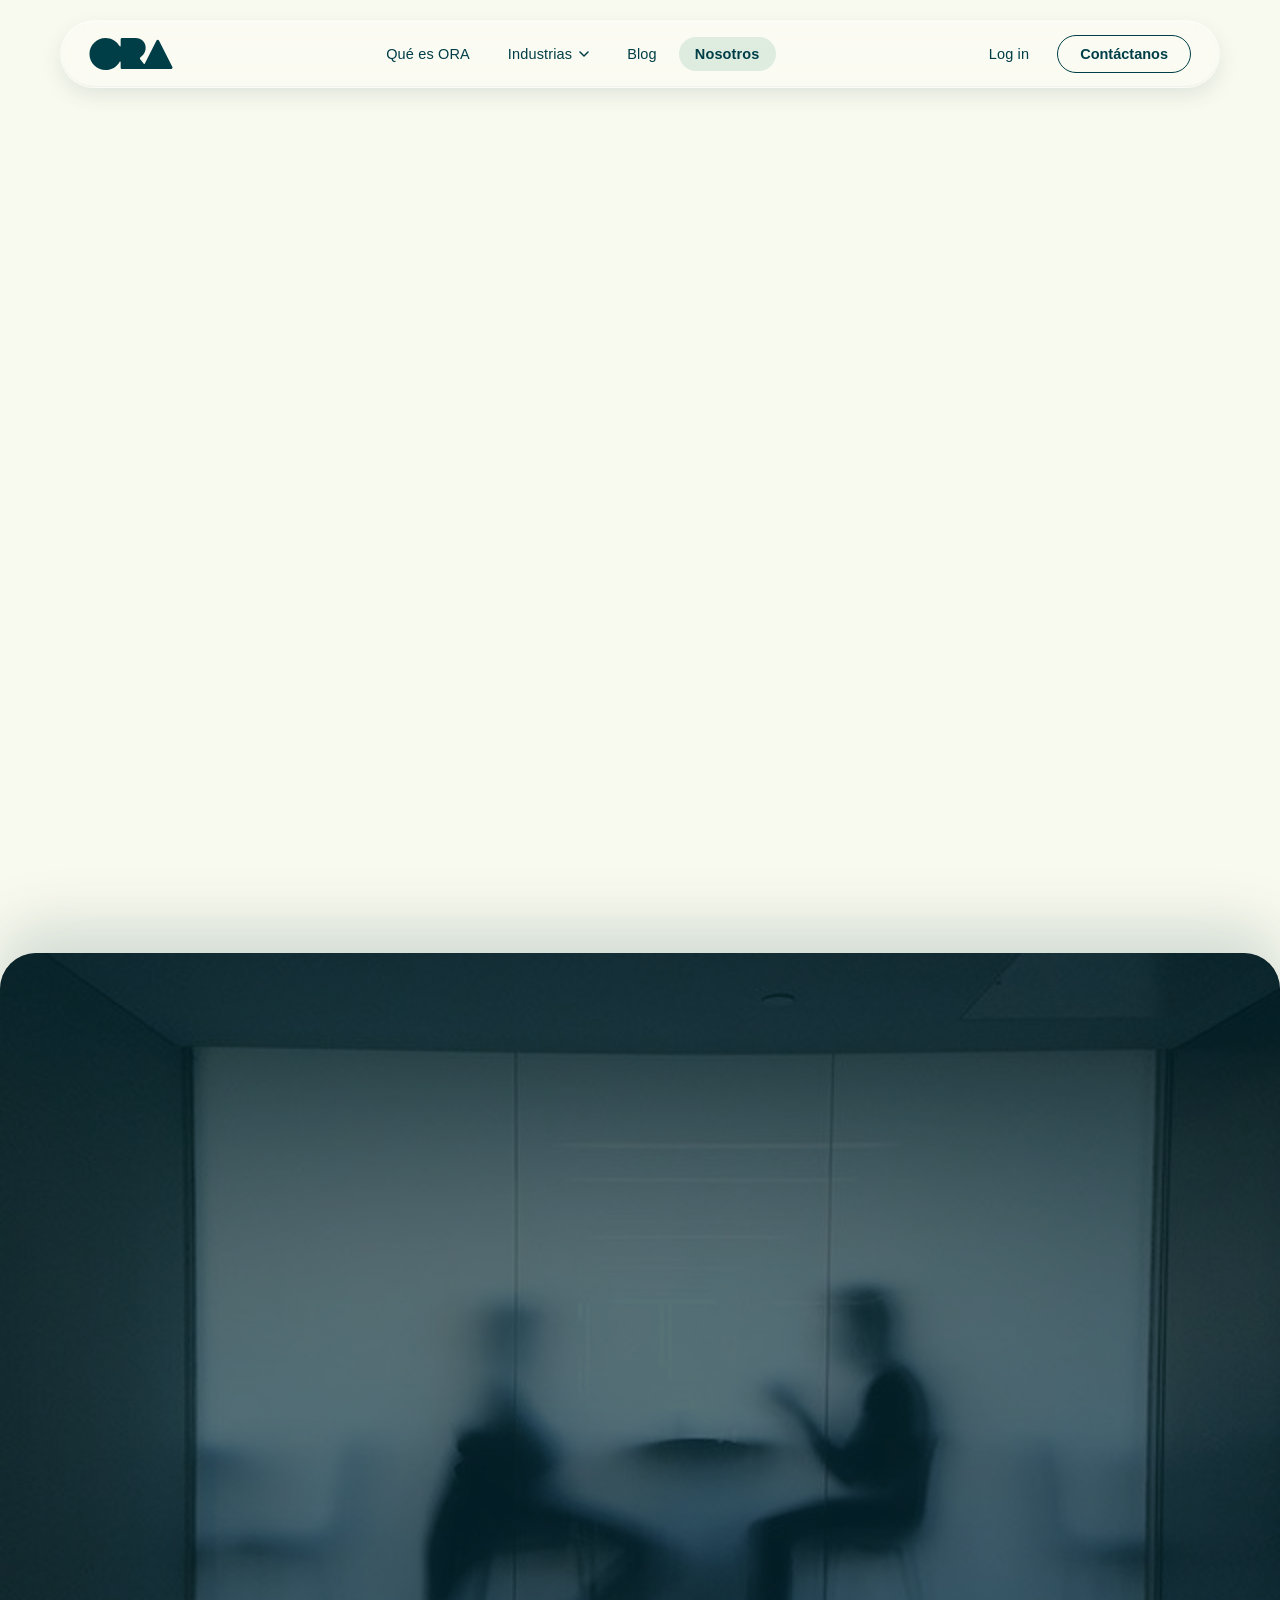
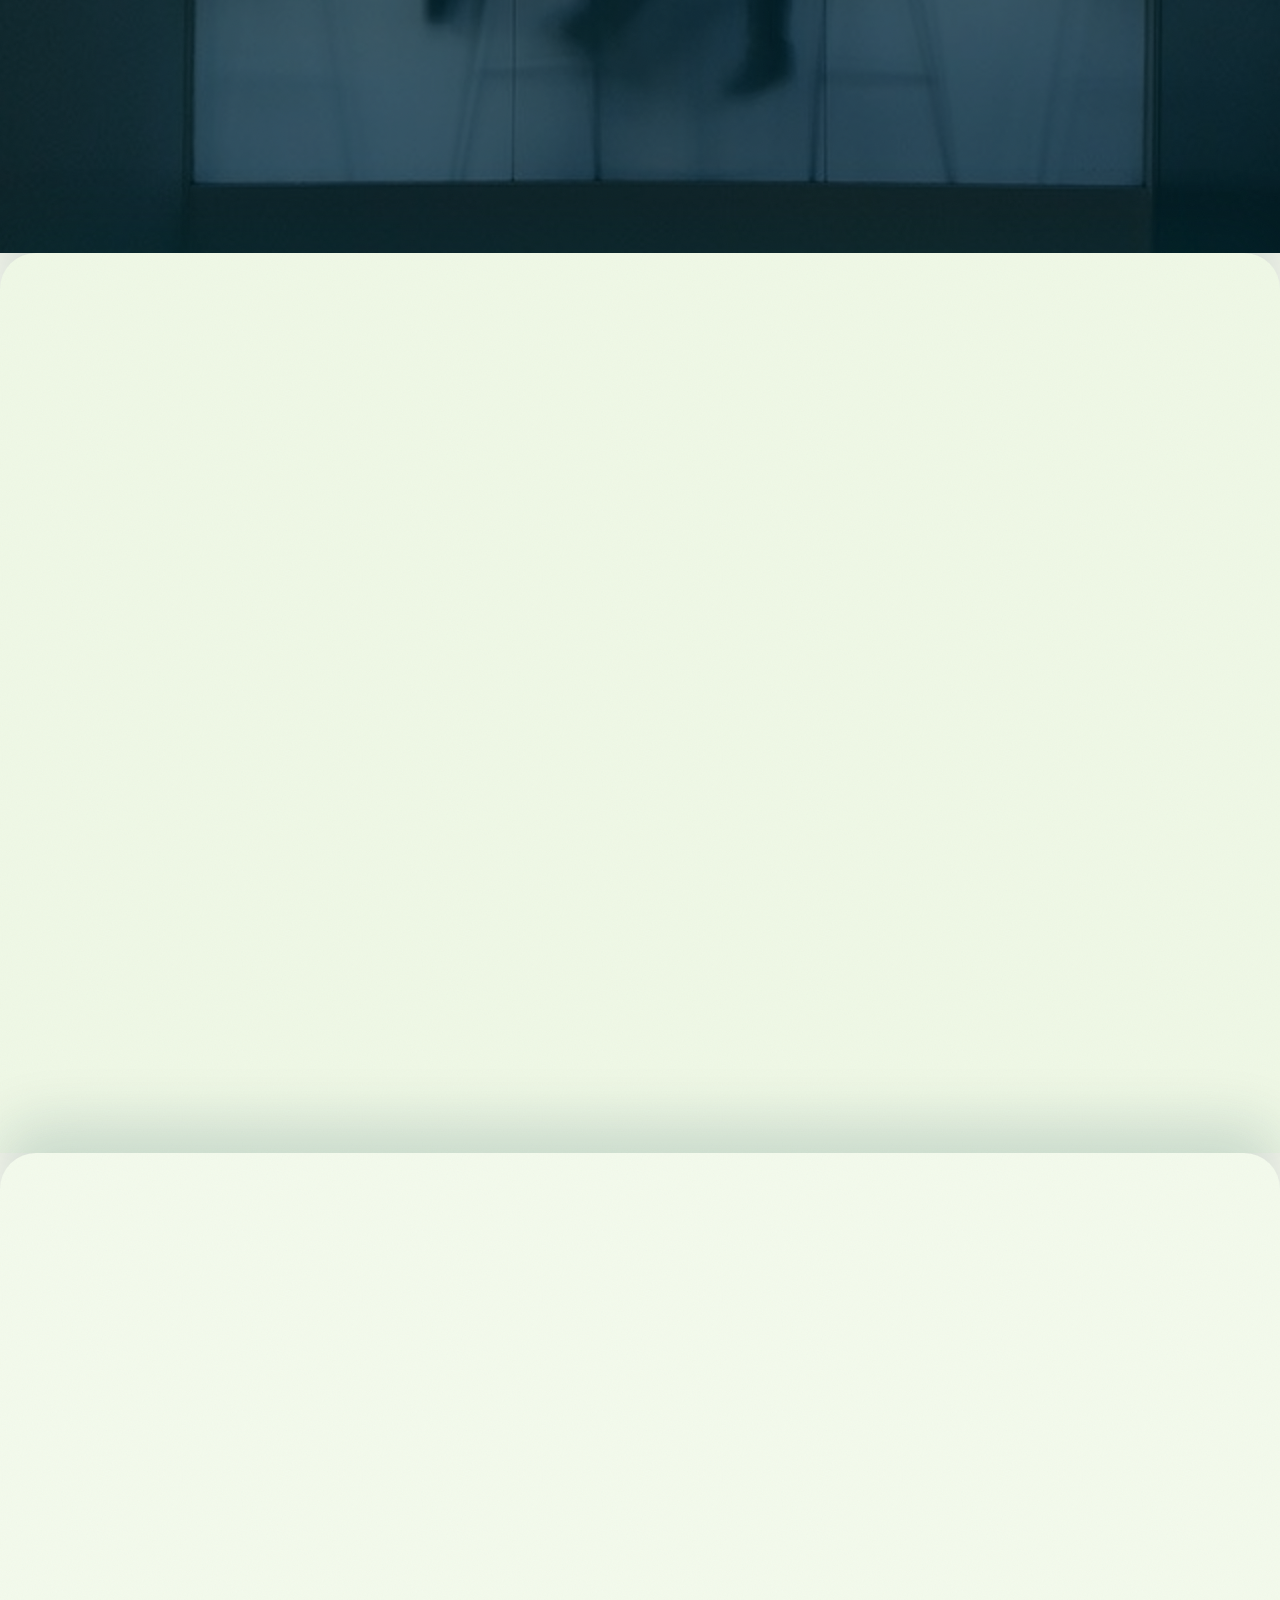
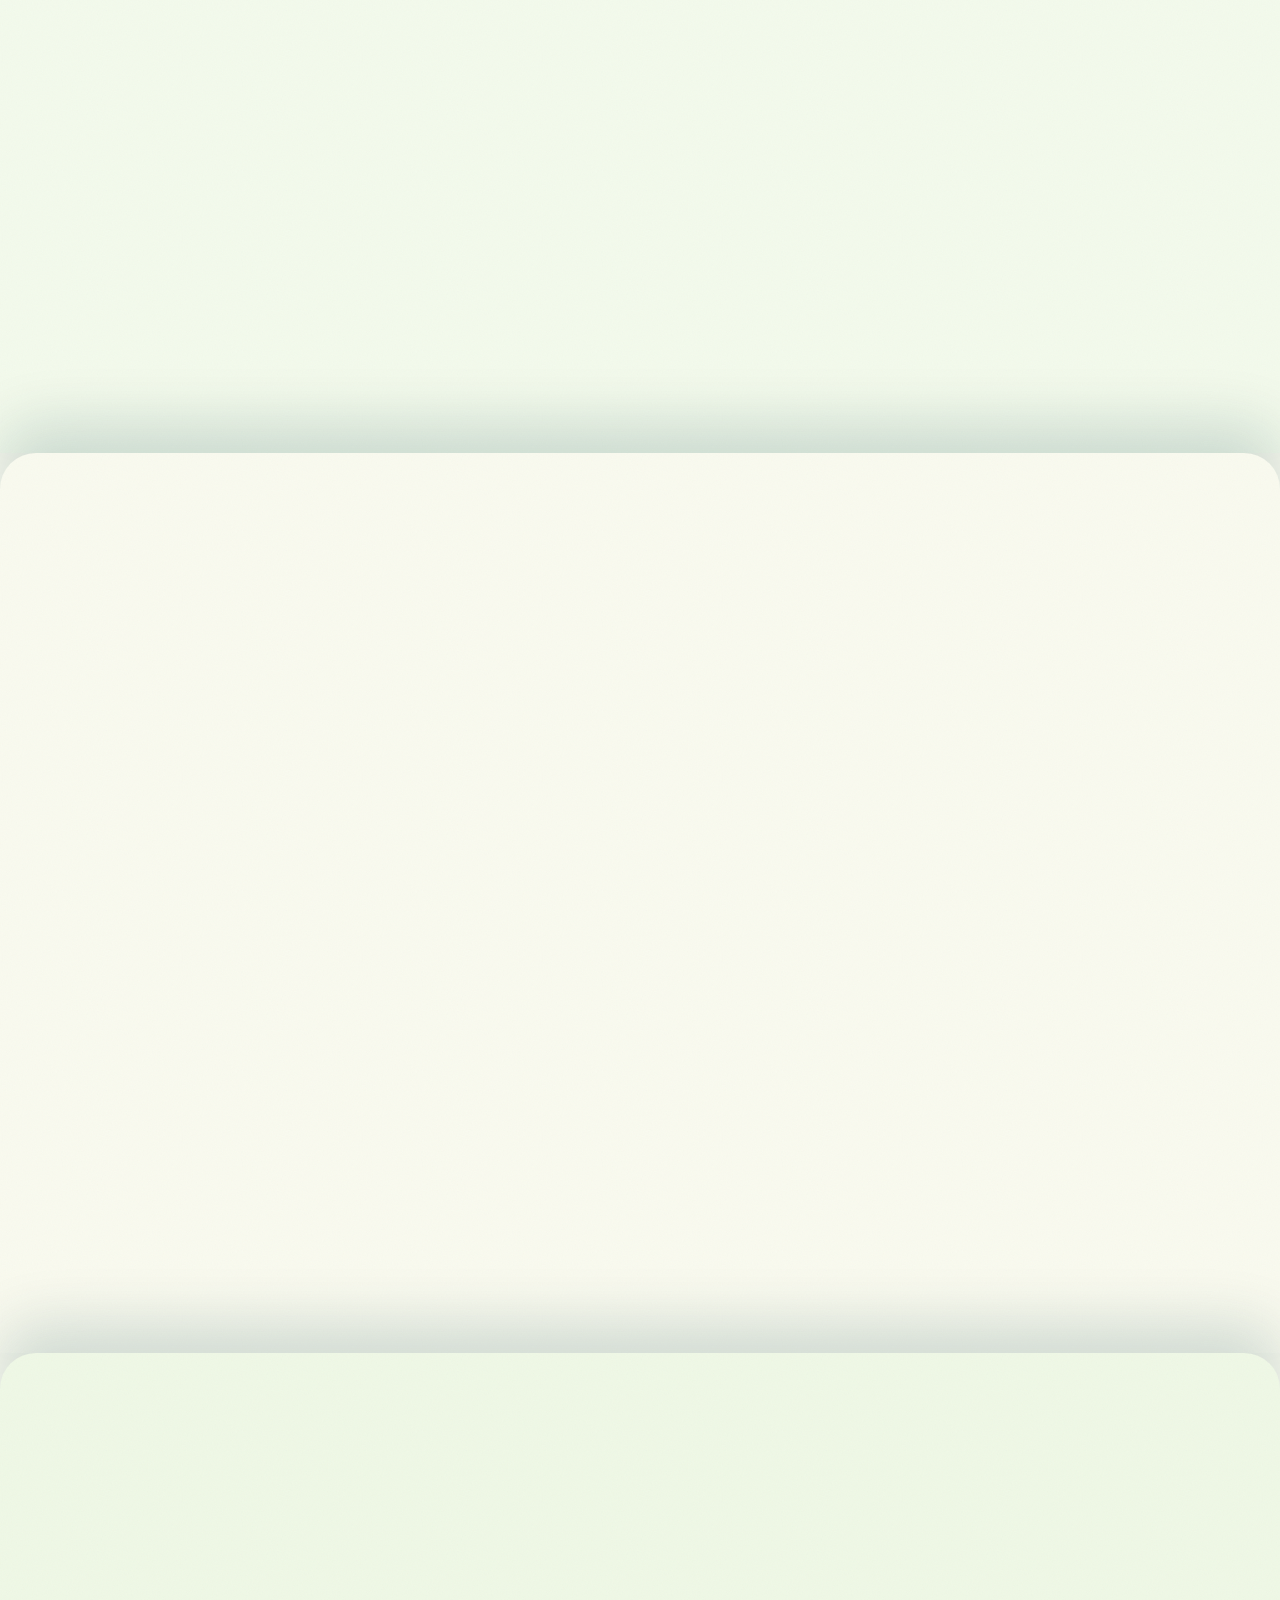
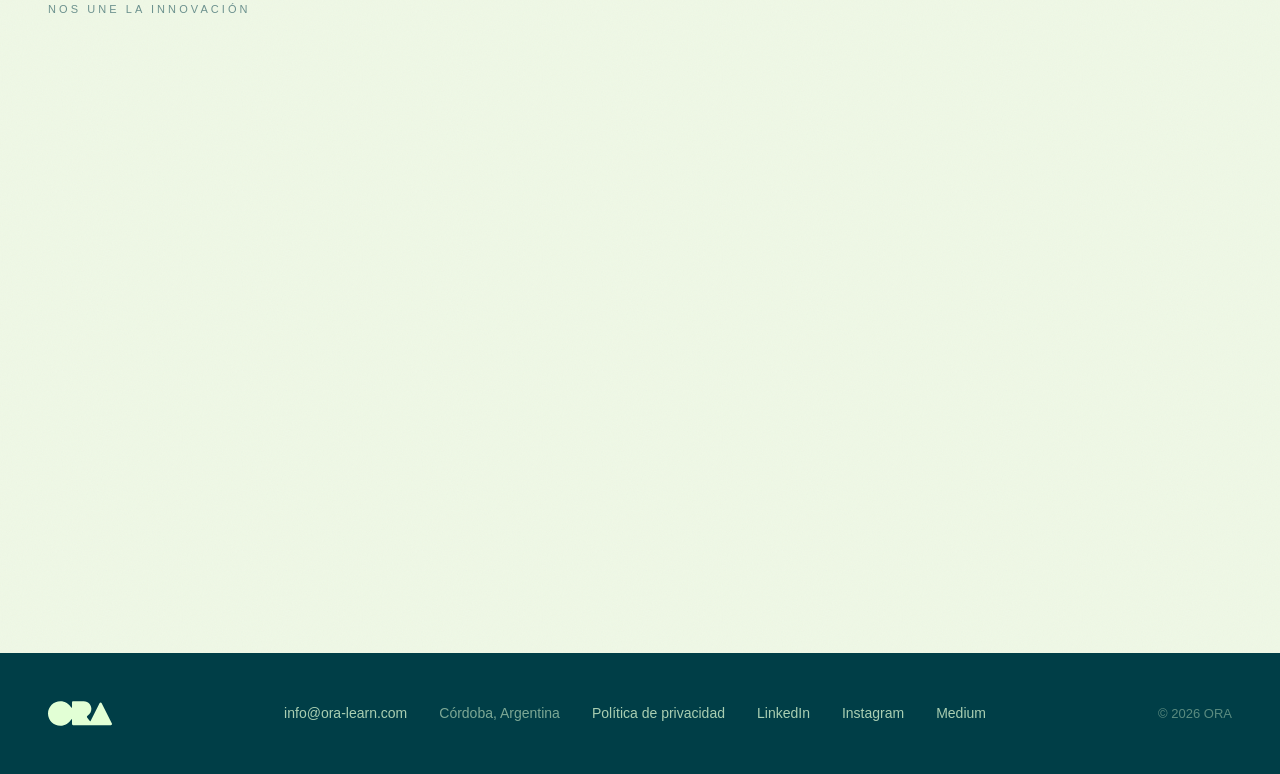
<file: quienes-somos.html>
<!DOCTYPE html>
<html lang="es">
<head>
<meta charset="utf-8">
<meta name="viewport" content="width=device-width, initial-scale=1">
<link rel="stylesheet" href="_ds/ora-design-system-51adb563-72f8-4b51-ade4-68212e205878/tokens/colors.css">
<link rel="stylesheet" href="_ds/ora-design-system-51adb563-72f8-4b51-ade4-68212e205878/tokens/typography.css">
<link rel="stylesheet" href="_ds/ora-design-system-51adb563-72f8-4b51-ade4-68212e205878/tokens/spacing.css">
<link rel="stylesheet" href="_ds/ora-design-system-51adb563-72f8-4b51-ade4-68212e205878/tokens/effects.css">
<link rel="stylesheet" href="_ds/ora-design-system-51adb563-72f8-4b51-ade4-68212e205878/styles.css">
<title>Quiénes somos | ORA: inglés para equipos con IA y profesores</title>
<meta name="description" content="Conocé a ORA: un equipo que rediseña el aprendizaje de inglés para empresas con andragogía, inteligencia híbrida (IA + profesores reales) y reportes constantes.">
<meta name="content-language" content="es">
<meta name="robots" content="index, follow">
<link rel="canonical" href="https://ora-learn.com/quienes-somos">
<link rel="icon" href="favicon.ico" sizes="any">
<link rel="icon" type="image/png" sizes="32x32" href="favicon-32.png">
<link rel="icon" type="image/png" sizes="96x96" href="favicon-96.png">
<link rel="icon" type="image/png" sizes="512x512" href="favicon-512.png">
<link rel="apple-touch-icon" sizes="180x180" href="apple-touch-icon.png">
<meta name="theme-color" content="#F9FAEF">
<meta property="og:type" content="website">
<meta property="og:url" content="https://ora-learn.com/quienes-somos">
<meta property="og:title" content="Quiénes somos | ORA: inglés para equipos con IA y profesores">
<meta property="og:description" content="Conocé a ORA: un equipo que rediseña el aprendizaje de inglés para empresas con andragogía, inteligencia híbrida (IA + profesores reales) y reportes constantes.">
<meta property="og:locale" content="es_AR">
<meta property="og:image" content="https://ora-learn.com/og-image.png?v=2">
<meta property="og:image:width" content="1200">
<meta property="og:image:height" content="630">
<meta name="twitter:card" content="summary_large_image">
<meta name="twitter:title" content="Quiénes somos | ORA: inglés para equipos con IA y profesores">
<meta name="twitter:description" content="Conocé a ORA: un equipo que rediseña el aprendizaje de inglés para empresas con andragogía, inteligencia híbrida (IA + profesores reales) y reportes constantes.">
<meta name="twitter:image" content="https://ora-learn.com/og-image.png?v=2">
<link rel="preload" as="image" href="assets/nosotros/hero-island.webp" type="image/webp">
<script type="application/ld+json">
{"@context":"https://schema.org","@graph":[
{"@type":"AboutPage","@id":"https://ora-learn.com/quienes-somos#page","url":"https://ora-learn.com/quienes-somos","name":"Quiénes somos | ORA","description":"Conocé a ORA: un equipo que rediseña el aprendizaje de inglés para empresas con andragogía, inteligencia híbrida y reportes constantes.","inLanguage":"es-AR","isPartOf":{"@type":"WebSite","name":"ORA","url":"https://ora-learn.com/"},"about":{"@id":"https://ora-learn.com/#organization"}},
{"@type":"EducationalOrganization","@id":"https://ora-learn.com/#organization","name":"ORA","url":"https://ora-learn.com/","logo":"https://ora-learn.com/og-image.png?v=2","email":"info@ora-learn.com","address":{"@type":"PostalAddress","addressLocality":"Córdoba","addressCountry":"AR"},"sameAs":["https://www.linkedin.com/company/135297198","https://www.instagram.com/ora.learn/"],"member":[
{"@type":"Person","name":"Gertrudis Flass Posse","sameAs":"https://www.linkedin.com/in/gertrudis-flass-posse/"},
{"@type":"Person","name":"Mauro Aspitia","sameAs":"https://www.linkedin.com/in/mauro-aspitia/"},
{"@type":"Person","name":"Franco Santillan","sameAs":"https://www.linkedin.com/in/francosantillan/"}]},
{"@type":"BreadcrumbList","itemListElement":[
{"@type":"ListItem","position":1,"name":"Inicio","item":"https://ora-learn.com/"},
{"@type":"ListItem","position":2,"name":"Quiénes somos","item":"https://ora-learn.com/quienes-somos"}]}
]}
</script>
<style>
  html{overflow-x:hidden;scroll-padding-top:84px}
  body{margin:0;background:var(--ora-paper);overflow-x:hidden;font-family:var(--font-body);color:var(--ora-deep-ocean)}
  *{box-sizing:border-box}
  a{color:var(--ora-deep-ocean);text-decoration:none}
  a:hover{color:var(--ora-mint-green)}
  ::selection{background:var(--ora-mint-green);color:var(--ora-paper)}

  /* ── NAVBAR (glass pill) ── */
  .ora-nav{position:sticky;top:0;z-index:50;display:flex;align-items:center;justify-content:center;padding:20px 32px}
  .ora-nav-pill{display:flex;align-items:center;justify-content:space-between;gap:48px;width:100%;max-width:1160px;padding:14px 28px;background:rgba(255,255,255,0.18);backdrop-filter:blur(15px);-webkit-backdrop-filter:blur(15px);border:1px solid rgba(255,255,255,0.2);border-radius:999px;box-shadow:inset 0 1px 1px rgba(255,255,255,0.6),inset 0 -1px 1px rgba(0,62,71,0.05),0 8px 20px rgba(0,62,71,0.1)}
  .ora-nav-links,.ora-nav-actions{display:flex;align-items:center}
  .ora-nav-links{gap:6px}
  .ora-nav-actions{gap:12px;flex-shrink:0}
  header .nav-link{font-family:var(--font-body);font-size:14.5px;color:var(--ora-deep-ocean);letter-spacing:0.01em;white-space:nowrap;padding:9px 16px;border-radius:999px;transition:background 180ms ease}
  header .nav-link:hover{background:rgba(52,147,117,0.14);color:var(--ora-deep-ocean)}
  header .nav-link[aria-current="page"]{background:rgba(52,147,117,0.14);font-weight:600}
  header .nav-cta{position:relative;font-family:var(--font-body);font-size:14.5px;font-weight:600;padding:10px 22px;border:1px solid var(--ora-deep-ocean);border-radius:999px;color:var(--ora-deep-ocean);white-space:nowrap;transition:background 180ms ease,color 180ms ease,border-color 180ms ease}
  header .nav-cta::before{content:'';position:absolute;inset:-14px;border-radius:999px;background:rgba(52,147,117,0.55);filter:blur(16px);opacity:0;z-index:-1;transition:opacity 220ms ease}
  header .nav-cta:hover{background:var(--ora-mint-green);border-color:var(--ora-mint-green);color:var(--ora-paper)}
  header .nav-cta:hover::before{opacity:1}

  /* ── Scroll reveal ── */
  .rv,.rv-l,.rv-r,.rv-sc{opacity:0;transition:opacity .45s cubic-bezier(.16,1,.3,1),transform .45s cubic-bezier(.16,1,.3,1)}
  .rv{transform:translateY(32px)}
  .rv-l{transform:translateX(-40px)}
  .rv-r{transform:translateX(40px)}
  .rv-sc{transform:scale(.92);transition-duration:.4s}
  .rv.in,.rv-l.in,.rv-r.in,.rv-sc.in{opacity:1;transform:none}

  /* ── Hero ── */
  .nos-hero{position:relative;min-height:92vh;display:flex;flex-direction:column;justify-content:center;overflow:hidden;scroll-margin-top:84px}
  .nos-hero-text{text-align:center;padding:0 48px;z-index:2;position:relative}
  .nos-hero h1{font-family:var(--font-display);font-weight:300;font-size:clamp(40px,7vw,96px);line-height:.98;letter-spacing:-0.03em;margin:0 0 18px}
  .nos-hero-sub{font-size:14px;line-height:1.6;color:rgba(0,62,71,0.65);max-width:30em;margin:0 0 0 auto;text-align:right}
  .nos-island{position:relative;width:100%;margin-top:-20px}
  .nos-island-shadow{position:absolute;left:50%;bottom:8%;width:46%;height:46px;background:var(--ora-deep-ocean);border-radius:50%;filter:blur(26px);transform:translateX(-50%);animation:islandshadow 16s ease-in-out infinite}
  .nos-island img{position:relative;width:100%;max-width:1400px;height:auto;display:block;margin:0 auto;animation:islandfloat 16s ease-in-out infinite}
  @keyframes islandfloat{0%,100%{transform:translateY(0)}50%{transform:translateY(-28px)}}
  @keyframes islandshadow{0%,100%{transform:translateX(-50%) scaleX(1);opacity:.45}50%{transform:translateX(-50%) scaleX(.86);opacity:.28}}

  /* ── Snap cards ── */
  .snap-card{position:relative;scroll-margin-top:84px;min-height:100vh;display:flex;flex-direction:column;justify-content:center;border-radius:36px 36px 0 0;box-shadow:0 -28px 60px rgba(0,62,71,0.16);overflow:hidden;padding:100px 48px}
  .snap-deco{position:absolute;inset:0;overflow:hidden;pointer-events:none;z-index:0;border-radius:inherit}
  .snap-content{position:relative;z-index:1}
  .snap-grain{position:absolute;inset:0;opacity:.035;background-size:180px 180px;mix-blend-mode:multiply;background-image:url("data:image/svg+xml;utf8,<svg xmlns='http://www.w3.org/2000/svg' width='180' height='180'><filter id='n'><feTurbulence type='fractalNoise' baseFrequency='0.8' numOctaves='4' stitchTiles='stitch'/></filter><rect width='180' height='180' filter='url(%23n)'/></svg>")}
  .nos-agente{z-index:10;background:var(--ora-deep-ocean) url('assets/nosotros/agente-section-bg.webp') center/cover no-repeat}
  .nos-agente .snap-deco::before{content:'';position:absolute;inset:0;background:rgba(0,33,38,0.55)}
  .nos-antes{z-index:11;background:#EFF8E6;justify-content:flex-start;padding-top:104px}
  .nos-adulto{z-index:12;background:#F3FAEC}
  .nos-objetivo{z-index:13;background:var(--ora-paper)}
  .nos-equipo{z-index:14;background:#EFF8E6}

  .nos-lead{font-family:var(--font-display);font-weight:400;font-size:clamp(17px,1.6vw,20px);line-height:1.55;letter-spacing:-0.01em;max-width:30em;margin:0;color:var(--ora-lime-green)}
  .nos-lead + .nos-lead{margin:18px 0 0 auto;text-align:right;transition-delay:.15s}
  .nos-title-row{display:flex;align-items:center;gap:28px;margin-bottom:76px}
  .nos-title-row span:not(.line){font-family:var(--font-display);font-weight:300;letter-spacing:-0.02em}
  .nos-title-row .line{flex:1;height:1px;background:rgba(0,62,71,0.25)}
  .t-xl span:not(.line){font-size:clamp(34px,5.4vw,70px)}
  .t-lg span:not(.line){font-size:clamp(28px,4.4vw,56px)}

  /* Antes de ORA */
  .antes-intro{margin:0 0 40px;max-width:40em;font-family:var(--font-display);font-weight:300;font-size:16px;line-height:1.65}
  .antes-grid{display:grid;grid-template-columns:repeat(4,1fr);align-items:start}
  .antes-card{background:none;border-top:1.5px dashed rgba(0,62,71,0.3);padding:22px 28px 0 0}
  .antes-card:not(:first-child){border-left:1.5px dashed rgba(0,62,71,0.2);padding-left:28px}
  .antes-title{display:inline-block;font-family:var(--font-display);font-weight:400;font-size:19px;line-height:1.3;margin:0;transition:color 450ms ease}
  .antes-card:hover .antes-title,.antes-card:focus-within .antes-title{color:rgba(0,62,71,0.5)}
  .antes-reveal{display:grid;grid-template-rows:0fr;opacity:0;transition:grid-template-rows 500ms cubic-bezier(.16,1,.3,1),opacity 450ms cubic-bezier(.16,1,.3,1)}
  .antes-card:hover .antes-reveal,.antes-card:focus-within .antes-reveal{grid-template-rows:1fr;opacity:1}
  .antes-reveal>p{overflow:hidden;margin:14px 0 0;font-size:14px;line-height:1.6;color:rgba(0,62,71,0.6)}

  /* El adulto como centro */
  .adulto-sub{display:flex;align-items:center;gap:12px;margin:-56px 0 40px;font-family:var(--font-display);font-weight:400;font-size:clamp(17px,1.8vw,22px);letter-spacing:-0.01em}
  .adulto-panels{display:flex;gap:16px;height:38vh;min-height:320px;margin-top:40px;padding-bottom:120px;box-sizing:content-box}
  .adulto-panel{position:relative;flex:.4;border-radius:40px;overflow:hidden;cursor:pointer;background:var(--ora-deep-ocean);transition:flex 700ms cubic-bezier(.4,0,.2,1);outline-offset:3px}
  .adulto-panel:hover,.adulto-panel:focus-visible,.adulto-panel.is-open{flex:4}
  .adulto-panels:hover .adulto-panel.is-open:not(:hover),.adulto-panels:focus-within .adulto-panel.is-open:not(:focus-visible){flex:.4}
  .adulto-panels:hover .adulto-panel.is-open:hover{flex:4}
  /* Fondo provisorio: reemplazar con la foto de cada pilar → style="background-image:url(assets/nosotros/pilar-xxx.webp)" */
  .adulto-panel[data-pilar="andragogia"]{background:linear-gradient(135deg,#003E47,#349375)}
  .adulto-panel[data-pilar="hibrida"]{background:linear-gradient(135deg,#003E47,#2a6f7a)}
  .adulto-panel[data-pilar="team"]{background:linear-gradient(135deg,#349375,#003E47)}
  .adulto-panel[data-pilar="reporting"]{background:linear-gradient(135deg,#2a6f7a,#349375)}
  .adulto-panel[data-pilar="andragogia"]{background-image:url(assets/nosotros/pilar-andragogia.webp)}
  .adulto-panel[data-pilar="hibrida"]{background-image:url(assets/nosotros/pilar-hibrida.webp)}
  .adulto-panel[data-pilar="team"]{background-image:url(assets/nosotros/pilar-team.webp)}
  .adulto-panel[data-pilar="reporting"]{background-image:url(assets/nosotros/pilar-reporting.webp)}
  .adulto-panel{background-size:cover;background-position:center}
  .adulto-panel-overlay{position:absolute;inset:0;background:linear-gradient(0deg,rgba(0,33,38,0.78) 0%,rgba(0,33,38,0.15) 55%,rgba(0,33,38,0.35) 100%);pointer-events:none}
  .adulto-panel-copy{position:absolute;left:24px;right:24px;bottom:22px;opacity:0;transform:translateY(8px);transition:opacity 350ms ease 120ms,transform 450ms cubic-bezier(.16,1,.3,1) 120ms}
  .adulto-panel:hover .adulto-panel-copy,.adulto-panel:focus-visible .adulto-panel-copy,.adulto-panel.is-open .adulto-panel-copy{opacity:1;transform:none}
  .adulto-panels:hover .adulto-panel.is-open:not(:hover) .adulto-panel-copy{opacity:0;transform:translateY(8px)}
  .adulto-panel-copy h3{font-family:var(--font-display);font-weight:400;font-size:19px;letter-spacing:-0.01em;margin:0 0 6px;color:#fff;white-space:nowrap}
  .adulto-panel-copy p{font-size:13.5px;line-height:1.5;color:rgba(255,255,255,0.85);margin:0;max-width:30em}

  /* Redefiniendo el objetivo */
  .obj-h2{font-family:var(--font-display);font-weight:300;font-size:clamp(26px,4vw,50px);letter-spacing:-0.02em;margin:0 0 76px}
  .obj-sub{display:flex;align-items:center;gap:28px;margin:0 0 56px}
  .obj-sub span:not(.line){font-family:var(--font-display);font-weight:300;font-size:clamp(22px,2.8vw,34px);letter-spacing:-0.02em;white-space:nowrap}
  .obj-sub .line{flex:1;height:1px;background:rgba(0,62,71,0.25)}
  .obj-sub em,.obj-text em{font-family:var(--font-accent);font-style:italic}
  .obj-grid{display:grid;grid-template-columns:1fr 1fr;gap:72px;align-items:start}
  .obj-text{font-size:16px;line-height:1.75;color:rgba(0,62,71,0.72);margin:0}
  .obj-glass{border-radius:25px;padding:40px 38px 42px}
  .obj-glass p{font-size:16px;line-height:1.7;color:rgba(0,62,71,0.75);margin:0;text-align:right}

  /* Equipo */
  .equipo-eyebrow{font-size:11px;letter-spacing:.28em;text-transform:uppercase;color:rgba(0,62,71,0.55);margin:0 0 24px}
  .equipo-grid{display:grid;grid-template-columns:repeat(3,1fr);gap:24px}
  .team-photo-link{display:block;aspect-ratio:4/5;border-radius:25px;overflow:hidden;position:relative}
  .team-photo-link img{width:100%;height:100%;object-fit:cover;display:block}
  .team-photo-overlay{position:absolute;inset:0;background:rgba(0,62,71,0.55);display:flex;align-items:center;justify-content:center;opacity:0;transform:scale(.85);transition:opacity 350ms ease,transform 350ms cubic-bezier(.16,1,.3,1);pointer-events:none}
  .team-photo-link:hover .team-photo-overlay,.team-photo-link:focus-visible .team-photo-overlay{opacity:1;transform:none}
  .team-linkedin-badge{width:48px;height:48px;border-radius:50%;background:#0A66C2;display:flex;align-items:center;justify-content:center}
  .team-name{font-family:var(--font-display);font-weight:400;font-size:19px;margin:18px 0 0}

  /* Footer */
  .nos-footer{background:var(--ora-deep-ocean);padding:48px;display:flex;flex-wrap:wrap;align-items:center;justify-content:space-between;gap:24px;position:relative;z-index:15}
  .nos-footer a,.nos-footer span{font-family:var(--font-body);font-size:14px;color:rgba(226,255,213,0.75)}
  .nos-footer a:hover{color:var(--ora-lime-green)}
  .nos-footer-links{display:flex;flex-wrap:wrap;gap:32px;align-items:center}

  :focus-visible{outline:2px solid var(--ora-mint-green);outline-offset:3px}

  @media (max-width:900px){
    .snap-card{min-height:auto;padding:80px 24px;border-radius:28px 28px 0 0}
    .nos-hero-text{padding:0 24px}
    .nos-title-row{margin-bottom:40px;gap:16px}
    .antes-grid{grid-template-columns:1fr 1fr;row-gap:32px}
    .antes-card:nth-child(odd){border-left:0;padding-left:0}
    .antes-reveal{grid-template-rows:1fr;opacity:1}
    .adulto-sub{margin:-24px 0 28px}
    .adulto-panels{flex-direction:column;height:auto;min-height:0;padding-bottom:0}
    .adulto-panel,.adulto-panels:hover .adulto-panel.is-open:not(:hover){flex:none;min-height:200px;border-radius:28px}
    .adulto-panel-copy{opacity:1;transform:none}
    .adulto-panel-copy h3{white-space:normal}
    .obj-h2{margin-bottom:40px}
    .obj-sub{flex-direction:column;align-items:flex-start;gap:8px}
    .obj-sub .line{display:none}
    .obj-sub span:not(.line){white-space:normal}
    .obj-grid{grid-template-columns:1fr;gap:32px}
    .equipo-grid{grid-template-columns:1fr;max-width:340px}
    .nos-footer{padding:40px 24px}
  }
  @media (max-width:768px){
    .ora-nav{padding:14px 20px !important}
    .ora-nav-pill{padding:10px 16px !important;gap:16px !important}
    header .nav-link{display:none}
    header .header-logo{width:64px !important;height:25px !important}
    header .header-logo svg{width:100%;height:auto;display:block}
  }
  @media (max-width:560px){
    .antes-grid{grid-template-columns:1fr}
    .antes-card:not(:first-child){border-left:0;padding-left:0}
  }
  @media (prefers-reduced-motion:reduce){
    .nos-island img,.nos-island-shadow{animation:none}
    .rv,.rv-l,.rv-r,.rv-sc{opacity:1;transform:none;transition:none}
  }
</style>
<link rel="stylesheet" href="/nav-mobile.css">
<script src="/nav-mobile.js" defer></script>
</head>
<body>

<header class="ora-nav">
  <div class="ora-nav-pill">
    <a href="/" aria-label="ORA | inicio" class="header-logo" style="display:block;width:84px;height:32px;color:var(--ora-deep-ocean);flex-shrink:0">
      <svg viewBox="0 0 3081 1187" width="84" height="32" aria-hidden="true"><path d="M 1713.21 0 C 1713.485 0 1713.709 0.223 1713.709 0.495 C 1713.709 0.757 1713.928 0.972 1714.19 0.987 C 2152.968 26.228 2190.444 530.522 1902.259 704.197 C 1872.751 721.979 1861.536 761.925 1882.975 788.804 L 2021.425 962.377 C 2029.157 972.07 2044.401 970.496 2049.966 959.431 L 2486.86 90.743 C 2505.664 53.356 2559.328 53.356 2578.132 90.743 L 3075.547 1079.771 C 3092.51 1113.499 3067.842 1153.182 3029.911 1153.182 L 1207.57 1153.182 C 1179.391 1153.182 1156.546 1130.471 1156.546 1102.456 L 1156.546 894.53 C 1156.546 875.687 1126.072 869.272 1116.727 885.666 C 1014.18 1065.587 819.846 1187 596.982 1187 C 267.278 1187 0 921.281 0 593.5 C 0 265.719 267.278 0 596.982 0 C 819.845 0 1014.179 121.414 1116.727 301.334 C 1126.072 317.726 1156.545 311.312 1156.546 292.47 L 1156.546 50.726 C 1156.547 22.711 1179.391 0 1207.57 0 L 1713.21 0 Z" fill="currentColor" fill-rule="nonzero"></path></svg>
    </a>
    <nav aria-label="Principal" class="ora-nav-links">
      <a href="/#que-es-ora" class="nav-link">Qué es ORA</a>
      <div class="nav-dd">
        <button type="button" class="nav-link nav-dd-btn" aria-expanded="false" aria-haspopup="true" aria-controls="nav-dd-menu">Industrias<svg class="nav-dd-chev" width="10" height="6" viewBox="0 0 10 6" fill="none" aria-hidden="true"><path d="M1 1l4 4 4-4" stroke="currentColor" stroke-width="1.5" stroke-linecap="round" stroke-linejoin="round"/></svg></button>
        <div class="nav-dd-menu" id="nav-dd-menu">
          <a href="/ingles-para-futbolistas">Inglés para futbolistas</a>
          <a href="/english-for-tech">Inglés para tecnología</a>
        </div>
      </div>
      <a href="/blog" class="nav-link">Blog</a>
      <a href="/quienes-somos" class="nav-link" aria-current="page">Nosotros</a>
    </nav>
    <div class="ora-nav-actions">
      <a href="https://app.ora-learn.com/login" class="nav-link">Log in</a>
      <a href="/#contacto" class="nav-cta">Contáctanos</a>
    </div>
  </div>
</header>

<main>

<!-- HERO -->
<section class="nos-hero" data-snap-stop aria-labelledby="nos-h1">
  <div class="nos-hero-text">
    <div class="rv" style="display:inline-block;max-width:100%">
      <h1 id="nos-h1">Rediseñando el aprendizaje</h1>
      <p class="nos-hero-sub">En una era donde la IA parece reemplazar el aprendizaje, en ORA apostamos por la conexión humana para el éxito de tu empresa.</p>
    </div>
  </div>
  <div class="nos-island rv-sc">
    <div class="nos-island-shadow" aria-hidden="true"></div>
    <img src="assets/nosotros/hero-island.webp" width="2752" height="1536" fetchpriority="high" alt="Equipo ORA sobre una isla flotante: aprendizaje de inglés centrado en las personas">
  </div>
</section>

<!-- AGENTE PERSONALIZADO + PROFESORES REALES -->
<section class="snap-card nos-agente" data-snap-stop aria-labelledby="nos-agente-h">
  <div class="snap-deco"><div class="snap-grain"></div></div>
  <div class="snap-content">
    <h2 id="nos-agente-h" class="nos-lead rv">Agente personalizado + profesores reales</h2>
    <p class="nos-lead rv">Le damos a su equipo la precisión tecnológica y la confianza humana necesarias para negociar, liderar proyectos multiculturales y defender ideas complejas en entornos globales.</p>
  </div>
</section>

<!-- ANTES — DE ORA -->
<section class="snap-card nos-antes" data-snap-stop aria-labelledby="nos-antes-h">
  <div class="snap-deco"><div class="snap-grain"></div></div>
  <div class="snap-content">
    <h2 id="nos-antes-h" class="nos-title-row t-xl rv"><span>Antes</span><span class="line" aria-hidden="true"></span><span>de ORA</span></h2>
    <p class="antes-intro rv">Nos dimos cuenta que las empresas y los profesionales se enfrentaban a muchos desafíos a la hora de aprender inglés</p>
    <div class="antes-grid rv">
      <article class="antes-card" tabindex="0">
        <h3 class="antes-title">Clases rígidas e impersonales</h3>
        <div class="antes-reveal"><p>Programas estandarizados que no se adaptan al ritmo ni a los objetivos reales de cada profesional.</p></div>
      </article>
      <article class="antes-card" tabindex="0">
        <h3 class="antes-title">Profesores 100% IA</h3>
        <div class="antes-reveal"><p>Sin contacto humano real, la práctica pierde matices culturales y la confianza necesaria para comunicarse.</p></div>
      </article>
      <article class="antes-card" tabindex="0">
        <h3 class="antes-title">Infantilización del adulto</h3>
        <div class="antes-reveal"><p>Metodologías pensadas para niños que ignoran la experiencia y el criterio del profesional adulto.</p></div>
      </article>
      <article class="antes-card" tabindex="0">
        <h3 class="antes-title">Métodos obsoletos</h3>
        <div class="antes-reveal"><p>Enfoques que no evolucionaron con las exigencias de los entornos laborales globales de hoy.</p></div>
      </article>
    </div>
  </div>
</section>

<!-- EL ADULTO COMO CENTRO -->
<section class="snap-card nos-adulto" data-snap-stop aria-labelledby="nos-adulto-h">
  <div class="snap-deco"><div class="snap-grain"></div></div>
  <div class="snap-content">
    <h2 id="nos-adulto-h" class="nos-title-row t-lg rv"><span>El adulto</span><span class="line" aria-hidden="true"></span><span>como centro</span></h2>
    <p class="adulto-sub rv">La solución que trae
      <svg width="48" height="18.5" viewBox="0 0 3081 1187" fill="none" style="display:block;flex-shrink:0" aria-hidden="true"><path d="M 1713.21 0 C 1713.485 0 1713.709 0.223 1713.709 0.495 C 1713.709 0.757 1713.928 0.972 1714.19 0.987 C 2152.968 26.228 2190.444 530.522 1902.259 704.197 C 1872.751 721.979 1861.536 761.925 1882.975 788.804 L 2021.425 962.377 C 2029.157 972.07 2044.401 970.496 2049.966 959.431 L 2486.86 90.743 C 2505.664 53.356 2559.328 53.356 2578.132 90.743 L 3075.547 1079.771 C 3092.51 1113.499 3067.842 1153.182 3029.911 1153.182 L 1207.57 1153.182 C 1179.391 1153.182 1156.546 1130.471 1156.546 1102.456 L 1156.546 894.53 C 1156.546 875.687 1126.072 869.272 1116.727 885.666 C 1014.18 1065.587 819.846 1187 596.982 1187 C 267.278 1187 0 921.281 0 593.5 C 0 265.719 267.278 0 596.982 0 C 819.845 0 1014.179 121.414 1116.727 301.334 C 1126.072 317.726 1156.545 311.312 1156.546 292.47 L 1156.546 50.726 C 1156.547 22.711 1179.391 0 1207.57 0 L 1713.21 0 Z" fill="#003E47" fill-rule="nonzero"></path></svg>
    </p>
    <div class="adulto-panels rv-sc">
      <article class="adulto-panel is-open" data-pilar="andragogia" tabindex="0">
        <div class="adulto-panel-overlay"></div>
        <div class="adulto-panel-copy"><h3>Andragogía</h3><p>Aprendizaje centrado en cómo aprenden los adultos, teniendo en cuenta sus objetivos y contexto.</p></div>
      </article>
      <article class="adulto-panel" data-pilar="hibrida" tabindex="0">
        <div class="adulto-panel-overlay"></div>
        <div class="adulto-panel-copy"><h3>Inteligencia híbrida</h3><p>Clases con profes con un motor de IA que personaliza las tareas y el feedback según el rol.</p></div>
      </article>
      <article class="adulto-panel" data-pilar="team" tabindex="0">
        <div class="adulto-panel-overlay"></div>
        <div class="adulto-panel-copy"><h3>Team building</h3><p>Clases colaborativas que construyen confianza real entre los miembros del equipo.</p></div>
      </article>
      <article class="adulto-panel" data-pilar="reporting" tabindex="0">
        <div class="adulto-panel-overlay"></div>
        <div class="adulto-panel-copy"><h3>Reporte constante</h3><p>Métricas en tiempo real y progreso lingüístico, pensadas para líderes de equipo.</p></div>
      </article>
    </div>
  </div>
</section>

<!-- REDEFINIENDO EL OBJETIVO -->
<section class="snap-card nos-objetivo" data-snap-stop aria-labelledby="nos-obj-h">
  <div class="snap-deco"><div class="snap-grain"></div></div>
  <div class="snap-content">
    <h2 id="nos-obj-h" class="obj-h2 rv">Redefiniendo el objetivo</h2>
    <p class="obj-sub rv"><span>Del <em>nativo ideal</em></span><span class="line" aria-hidden="true"></span><span>al <em>profesional autónomo</em>.</span></p>
    <div class="obj-grid">
      <p class="obj-text rv-l">Durante años, las academias tradicionales han alimentado (algunas sin querer, otras no tanto) una idea que la lingüística aplicada denomina como <em style="color:var(--ora-deep-ocean)">"comparative fallacy"</em> (falacia comparativa). Este concepto describe la práctica de evaluar al profesional adulto frente al estándar de un hablante nativo, etiquetando cualquier variante como una falla.</p>
      <div class="obj-glass ora-glass-light rv-r"><p>En ORA enfocamos la enseñanza en los desafíos diarios de su empresa, transformando la inseguridad en autonomía y fluidez operativa.</p></div>
    </div>
  </div>
</section>

<!-- NUESTRO EQUIPO -->
<section id="equipo" class="snap-card nos-equipo" data-snap-stop aria-labelledby="nos-equipo-h">
  <div class="snap-deco"><div class="snap-grain"></div></div>
  <div class="snap-content">
    <h2 id="nos-equipo-h" class="nos-title-row t-lg rv" style="margin-bottom:64px"><span>Nuestro</span><span class="line" aria-hidden="true"></span><span>equipo</span></h2>
    <p class="equipo-eyebrow">Nos une la innovación</p>
    <div class="equipo-grid">
      <div class="rv-sc">
        <a href="https://www.linkedin.com/in/gertrudis-flass-posse/" target="_blank" rel="noopener noreferrer" class="team-photo-link" aria-label="Gertrudis Flass Posse en LinkedIn">
          <img src="assets/nosotros/team-ger.webp" width="400" height="400" loading="lazy" alt="Gertrudis Flass Posse, equipo de ORA">
          <div class="team-photo-overlay"><div class="team-linkedin-badge"><svg width="22" height="22" viewBox="0 0 24 24" fill="#FFFFFF" aria-hidden="true"><path d="M20.45 20.45h-3.56v-5.57c0-1.33-.02-3.04-1.85-3.04-1.86 0-2.14 1.45-2.14 2.94v5.67H9.34V9h3.41v1.56h.05c.48-.9 1.64-1.85 3.37-1.85 3.6 0 4.27 2.37 4.27 5.46v6.28zM5.34 7.43a2.07 2.07 0 1 1 0-4.13 2.07 2.07 0 0 1 0 4.13zM7.12 20.45H3.56V9h3.56v11.45z"/></svg></div></div>
        </a>
        <h3 class="team-name">Gertrudis Flass Posse</h3>
      </div>
      <div class="rv-sc">
        <a href="https://www.linkedin.com/in/mauro-aspitia/" target="_blank" rel="noopener noreferrer" class="team-photo-link" aria-label="Mauro Aspitia en LinkedIn">
          <img src="assets/nosotros/team-mauro.webp" width="400" height="400" loading="lazy" alt="Mauro Aspitia, equipo de ORA">
          <div class="team-photo-overlay"><div class="team-linkedin-badge"><svg width="22" height="22" viewBox="0 0 24 24" fill="#FFFFFF" aria-hidden="true"><path d="M20.45 20.45h-3.56v-5.57c0-1.33-.02-3.04-1.85-3.04-1.86 0-2.14 1.45-2.14 2.94v5.67H9.34V9h3.41v1.56h.05c.48-.9 1.64-1.85 3.37-1.85 3.6 0 4.27 2.37 4.27 5.46v6.28zM5.34 7.43a2.07 2.07 0 1 1 0-4.13 2.07 2.07 0 0 1 0 4.13zM7.12 20.45H3.56V9h3.56v11.45z"/></svg></div></div>
        </a>
        <h3 class="team-name">Mauro Aspitia</h3>
      </div>
      <div class="rv-sc">
        <a href="https://www.linkedin.com/in/francosantillan/" target="_blank" rel="noopener noreferrer" class="team-photo-link" aria-label="Franco Santillan en LinkedIn">
          <img src="assets/nosotros/team-franco.webp" width="400" height="400" loading="lazy" alt="Franco Santillan, equipo de ORA">
          <div class="team-photo-overlay"><div class="team-linkedin-badge"><svg width="22" height="22" viewBox="0 0 24 24" fill="#FFFFFF" aria-hidden="true"><path d="M20.45 20.45h-3.56v-5.57c0-1.33-.02-3.04-1.85-3.04-1.86 0-2.14 1.45-2.14 2.94v5.67H9.34V9h3.41v1.56h.05c.48-.9 1.64-1.85 3.37-1.85 3.6 0 4.27 2.37 4.27 5.46v6.28zM5.34 7.43a2.07 2.07 0 1 1 0-4.13 2.07 2.07 0 0 1 0 4.13zM7.12 20.45H3.56V9h3.56v11.45z"/></svg></div></div>
        </a>
        <h3 class="team-name">Franco Santillan</h3>
      </div>
    </div>
  </div>
</section>

</main>

<footer class="nos-footer" data-snap-stop>
  <a href="/" aria-label="ORA | volver al inicio" style="width:64px;height:25px;color:var(--ora-lime-green);display:block">
    <svg viewBox="0 0 3081 1187" width="64" height="25" aria-hidden="true"><path d="M 1713.21 0 C 1713.485 0 1713.709 0.223 1713.709 0.495 C 1713.709 0.757 1713.928 0.972 1714.19 0.987 C 2152.968 26.228 2190.444 530.522 1902.259 704.197 C 1872.751 721.979 1861.536 761.925 1882.975 788.804 L 2021.425 962.377 C 2029.157 972.07 2044.401 970.496 2049.966 959.431 L 2486.86 90.743 C 2505.664 53.356 2559.328 53.356 2578.132 90.743 L 3075.547 1079.771 C 3092.51 1113.499 3067.842 1153.182 3029.911 1153.182 L 1207.57 1153.182 C 1179.391 1153.182 1156.546 1130.471 1156.546 1102.456 L 1156.546 894.53 C 1156.546 875.687 1126.072 869.272 1116.727 885.666 C 1014.18 1065.587 819.846 1187 596.982 1187 C 267.278 1187 0 921.281 0 593.5 C 0 265.719 267.278 0 596.982 0 C 819.845 0 1014.179 121.414 1116.727 301.334 C 1126.072 317.726 1156.545 311.312 1156.546 292.47 L 1156.546 50.726 C 1156.547 22.711 1179.391 0 1207.57 0 L 1713.21 0 Z" fill="currentColor" fill-rule="nonzero"></path></svg>
  </a>
  <div class="nos-footer-links">
    <a href="mailto:info@ora-learn.com">info@ora-learn.com</a>
    <span style="color:rgba(226,255,213,0.55)">Córdoba, Argentina</span>
    <a href="/politica-privacidad">Política de privacidad</a>
    <a href="https://www.linkedin.com/company/135297198" target="_blank" rel="noopener noreferrer">LinkedIn</a>
    <a href="https://www.instagram.com/ora.learn/" target="_blank" rel="noopener noreferrer">Instagram</a>
    <a href="https://medium.com/@info_32615" target="_blank" rel="noopener noreferrer">Medium</a>
  </div>
  <span style="font-size:13px;color:rgba(226,255,213,0.4)">© 2026 ORA</span>
</footer>

<script>
(function () {
  var HEADER = 84;

  // Reveal al entrar al viewport (se repite al volver a entrar)
  var els = document.querySelectorAll('.rv,.rv-l,.rv-r,.rv-sc');
  if ('IntersectionObserver' in window) {
    var io = new IntersectionObserver(function (entries) {
      entries.forEach(function (e) { e.target.classList.toggle('in', e.isIntersecting); });
    }, { threshold: 0, rootMargin: '0px 0px -2% 0px' });
    els.forEach(function (el) {
      if (el.getBoundingClientRect().top < window.innerHeight) el.classList.add('in');
      io.observe(el);
    });
  } else {
    els.forEach(function (el) { el.classList.add('in'); });
  }

  // Paneles "El adulto como centro": tap/click/teclado para abrir (en táctil no hay hover)
  var panels = document.querySelectorAll('.adulto-panel');
  panels.forEach(function (p) {
    function open() {
      panels.forEach(function (o) { o.classList.toggle('is-open', o === p); });
    }
    p.addEventListener('click', open);
    p.addEventListener('keydown', function (e) {
      if (e.key === 'Enter' || e.key === ' ') { e.preventDefault(); open(); }
    });
  });

  // Snap animado por secciones (solo desktop con mouse y sin reduced-motion)
  var mq = window.matchMedia('(min-width:901px) and (hover:hover) and (pointer:fine)');
  var reduce = window.matchMedia('(prefers-reduced-motion:reduce)');
  var animating = false, targets = [];

  function compute() {
    targets = Array.prototype.map.call(document.querySelectorAll('[data-snap-stop]'), function (el) {
      return Math.max(0, el.getBoundingClientRect().top + window.scrollY - HEADER);
    });
  }
  function current() {
    var y = window.scrollY + 10, idx = 0;
    targets.forEach(function (t, i) { if (y >= t - 5) idx = i; });
    return idx;
  }
  function animateTo(target, dur) {
    var start = window.scrollY, change = target - start, t0 = null;
    animating = true;
    requestAnimationFrame(function step(ts) {
      if (!t0) t0 = ts;
      var t = Math.min((ts - t0) / dur, 1);
      window.scrollTo(0, start + change * (1 - Math.pow(1 - t, 3)));
      if (t < 1) requestAnimationFrame(step); else animating = false;
    });
  }
  function onWheel(e) {
    if (!mq.matches || reduce.matches || e.ctrlKey) return;
    e.preventDefault();
    if (animating) return;
    compute();
    var idx = current(), next = Math.min(Math.max(idx + (e.deltaY > 0 ? 1 : -1), 0), targets.length - 1);
    if (next !== idx) animateTo(targets[next], 900);
  }
  window.addEventListener('wheel', onWheel, { passive: false });
  window.addEventListener('resize', compute);
  compute();
})();
</script>
</body>
</html>
</file>
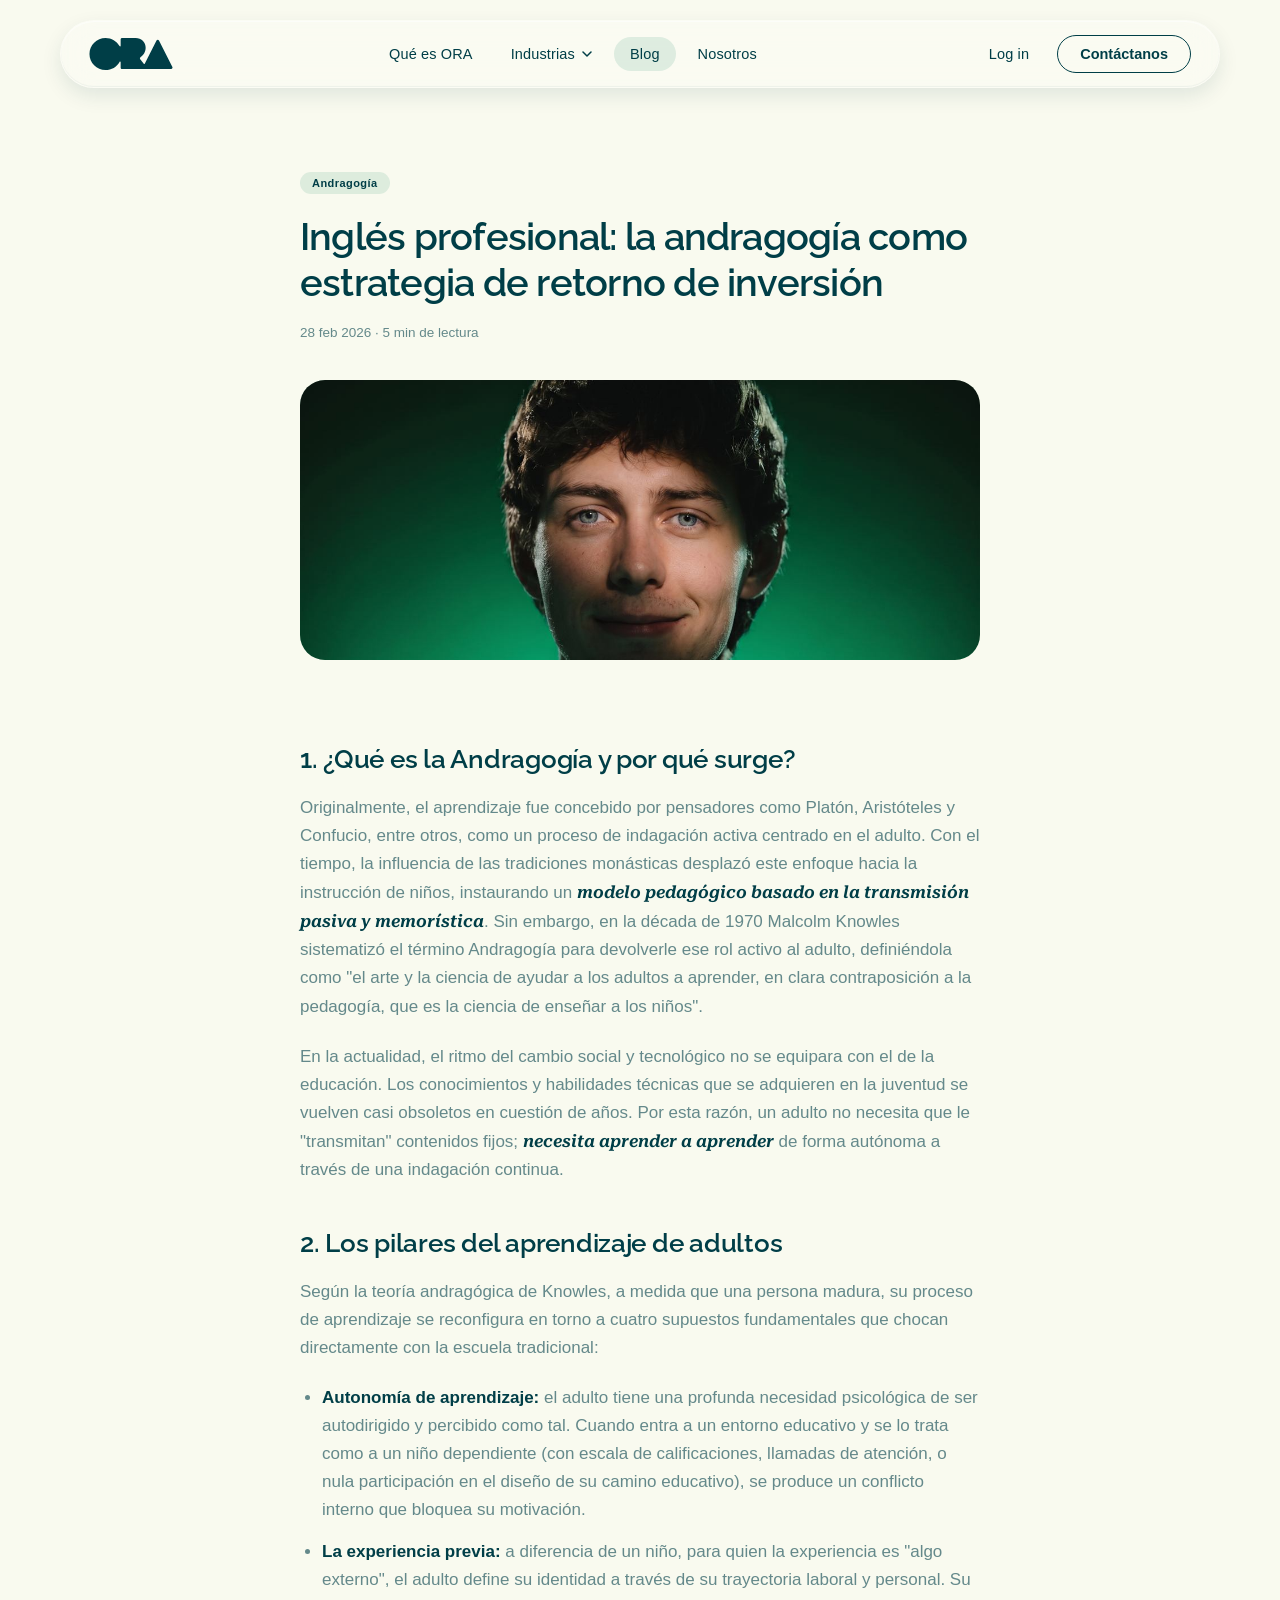
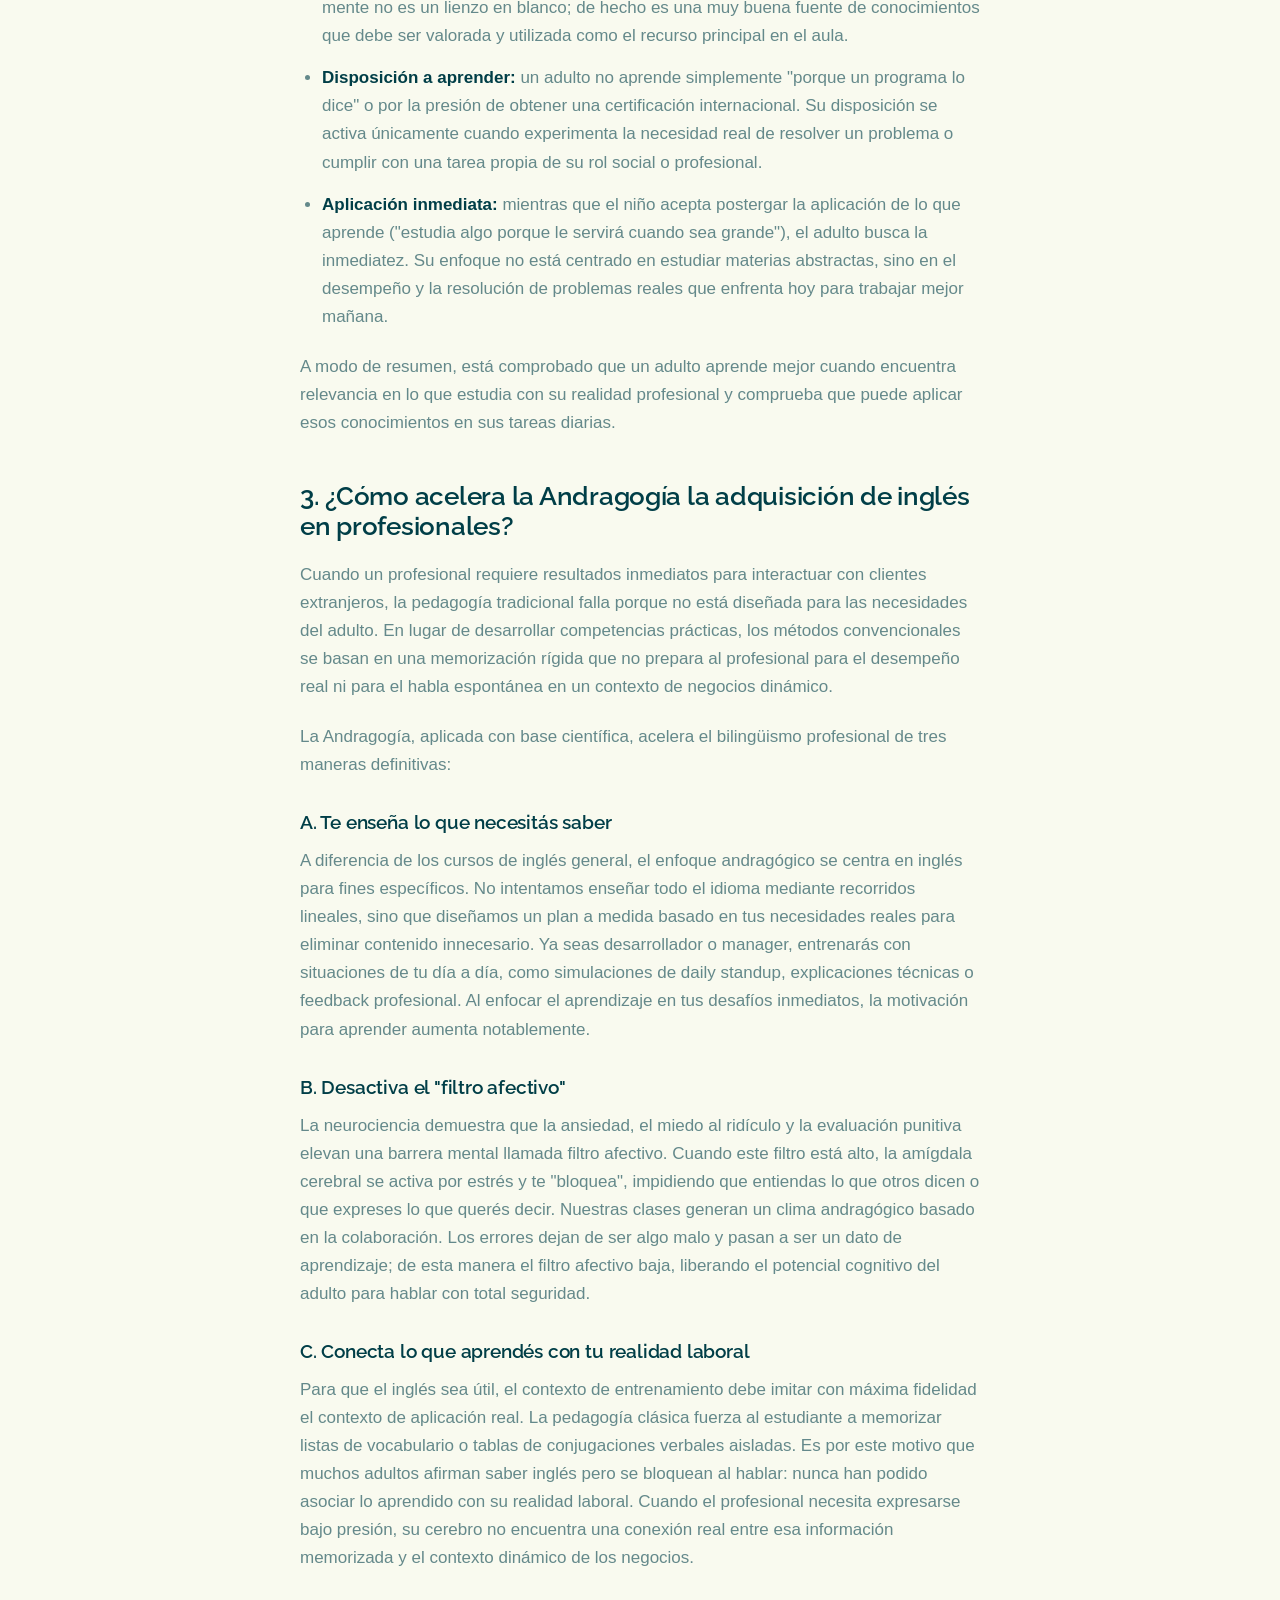
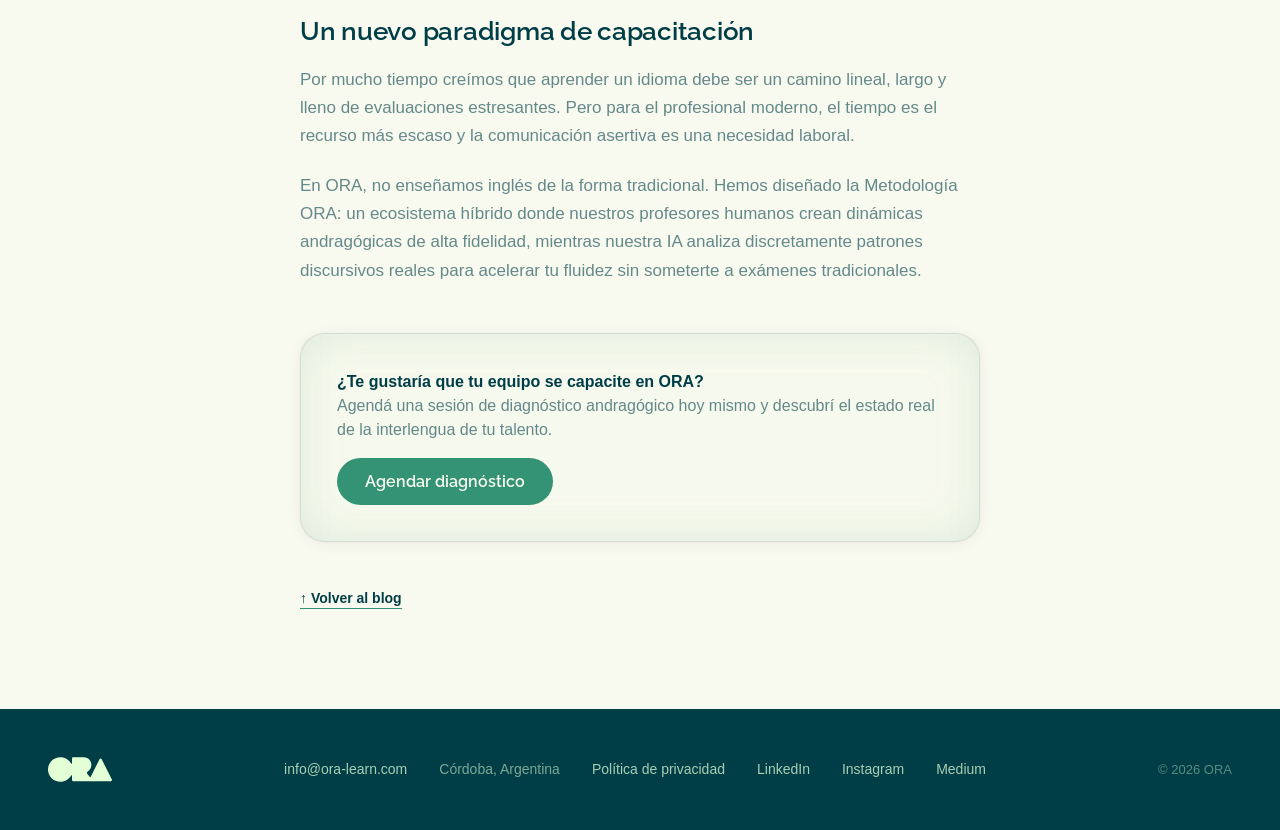
<file: blog/andragogia-roi.html>
<!DOCTYPE html>
<html lang="es">
<head>
<meta charset="utf-8">
<meta name="viewport" content="width=device-width, initial-scale=1">
<link rel="stylesheet" href="/_ds/ora-design-system-51adb563-72f8-4b51-ade4-68212e205878/tokens/colors.css">
<link rel="stylesheet" href="/_ds/ora-design-system-51adb563-72f8-4b51-ade4-68212e205878/tokens/typography.css">
<link rel="stylesheet" href="/_ds/ora-design-system-51adb563-72f8-4b51-ade4-68212e205878/tokens/spacing.css">
<link rel="stylesheet" href="/_ds/ora-design-system-51adb563-72f8-4b51-ade4-68212e205878/tokens/effects.css">
<link rel="stylesheet" href="/_ds/ora-design-system-51adb563-72f8-4b51-ade4-68212e205878/styles.css">
<title>Andragogía en inglés corporativo: estrategia de ROI | Blog ORA</title>
<meta name="description" content="Capacitar adultos no es enseñar gramática dos veces: la andragogía diseña el aprendizaje de inglés profesional para el resultado que paga la factura.">
<meta name="content-language" content="es">
<meta name="robots" content="index, follow">
<link rel="canonical" href="https://ora-learn.com/blog/andragogia-roi">
<link rel="icon" href="/favicon.ico" sizes="any">
<link rel="icon" type="image/png" sizes="32x32" href="/favicon-32.png">
<link rel="icon" type="image/png" sizes="96x96" href="/favicon-96.png">
<link rel="icon" type="image/png" sizes="512x512" href="/favicon-512.png">
<link rel="apple-touch-icon" sizes="180x180" href="/apple-touch-icon.png">
<meta name="theme-color" content="#F9FAEF">
<meta property="og:type" content="article">
<meta property="og:url" content="https://ora-learn.com/blog/andragogia-roi">
<meta property="og:title" content="Inglés profesional: la andragogía como estrategia de retorno de inversión">
<meta property="og:description" content="Capacitar adultos no es enseñar gramática dos veces: la andragogía diseña el aprendizaje de inglés profesional para el resultado que paga la factura.">
<meta property="og:locale" content="es_AR">
<meta property="og:image" content="https://ora-learn.com/assets/blog/andragogia-roi.jpg">
<meta property="article:published_time" content="2026-02-28">
<meta property="article:section" content="Andragogía">
<meta name="twitter:card" content="summary_large_image">
<meta name="twitter:title" content="Inglés profesional: la andragogía como estrategia de retorno de inversión">
<meta name="twitter:description" content="Capacitar adultos no es enseñar gramática dos veces: la andragogía diseña el aprendizaje de inglés profesional para el resultado que paga la factura.">
<meta name="twitter:image" content="https://ora-learn.com/assets/blog/andragogia-roi.jpg">
<script type="application/ld+json">
{"@context":"https://schema.org","@type":"BlogPosting","headline":"Inglés profesional: la andragogía como estrategia de retorno de inversión","description":"Capacitar adultos no es enseñar gramática dos veces: la andragogía diseña el aprendizaje de inglés profesional para el resultado que paga la factura.","datePublished":"2026-02-28","author":{"@type":"Organization","name":"ORA"},"publisher":{"@type":"Organization","name":"ORA","logo":{"@type":"ImageObject","url":"https://ora-learn.com/og-image.png"}},"mainEntityOfPage":{"@type":"WebPage","@id":"https://ora-learn.com/blog/andragogia-roi"},"image":"https://ora-learn.com/assets/blog/andragogia-roi.jpg","inLanguage":"es"}
</script>
<style>
  body{margin:0;background:var(--ora-paper);overflow-x:hidden;display:flex;flex-direction:column;min-height:100vh}
  a{color:var(--ora-deep-ocean);text-decoration:none}
  a:hover{color:var(--ora-mint-green)}
  main{flex:1}

  /* ── NAVBAR (glass pill) ── */
  .ora-nav{position:sticky;top:0;z-index:50;display:flex;align-items:center;justify-content:center;padding:20px 32px}
  .ora-nav-pill{box-sizing:border-box;display:flex;align-items:center;justify-content:space-between;gap:48px;width:100%;max-width:1160px;padding:14px 28px;background:rgba(255,255,255,0.18);backdrop-filter:blur(15px);-webkit-backdrop-filter:blur(15px);border:1px solid rgba(255,255,255,0.2);border-radius:999px;box-shadow:inset 0 1px 1px rgba(255,255,255,0.6),inset 0 -1px 1px rgba(0,62,71,0.05),0 8px 20px rgba(0,62,71,0.1)}
  .ora-nav-links,.ora-nav-actions{display:flex;align-items:center}
  .ora-nav-links{gap:6px}
  .ora-nav-actions{gap:12px;flex-shrink:0}
  header .nav-link{font-family:var(--font-body);font-size:14.5px;color:var(--ora-deep-ocean);letter-spacing:0.01em;white-space:nowrap;padding:9px 16px;border-radius:999px;transition:background 180ms ease}
  header .nav-link:hover{background:rgba(52,147,117,0.14);color:var(--ora-deep-ocean)}
  header .nav-link[aria-current="page"]{background:rgba(52,147,117,0.14)}
  header .nav-cta{position:relative;font-family:var(--font-body);font-size:14.5px;font-weight:600;padding:10px 22px;border:1px solid var(--ora-deep-ocean);border-radius:999px;color:var(--ora-deep-ocean);white-space:nowrap;transition:background 180ms ease,color 180ms ease,border-color 180ms ease}
  header .nav-cta::before{content:'';position:absolute;inset:-14px;border-radius:999px;background:rgba(52,147,117,0.55);filter:blur(16px);opacity:0;z-index:-1;transition:opacity 220ms ease}
  header .nav-cta:hover{background:var(--ora-mint-green);border-color:var(--ora-mint-green);color:var(--ora-paper)}
  header .nav-cta:hover::before{opacity:1}

  /* ── ARTICLE ── */
  .article-thumb{width:100%;max-width:680px;height:280px;border-radius:25px;display:block;margin:0 auto;object-fit:cover;object-position:center 30%;background:linear-gradient(135deg, rgba(52,147,117,0.35), rgba(226,255,213,0.55))}
  .article-body{max-width:680px;margin:0 auto}
  .article-body p{margin:0 0 22px;font-family:var(--font-body);font-weight:400;font-size:17px;line-height:1.65;color:var(--text-muted)}
  .article-body em{font-family:var(--font-accent);font-style:italic;font-weight:600;color:var(--ora-deep-ocean)}
  .article-body h2{margin:44px 0 20px;font-family:var(--font-display);font-weight:600;font-size:26px;letter-spacing:-0.01em;color:var(--ora-deep-ocean)}
  .article-body h3{margin:32px 0 14px;font-family:var(--font-display);font-weight:600;font-size:19px;letter-spacing:-0.01em;color:var(--ora-deep-ocean)}
  .article-body ul{margin:0 0 22px;padding-left:22px;display:flex;flex-direction:column;gap:14px}
  .article-body ul li{font-family:var(--font-body);font-weight:400;font-size:17px;line-height:1.65;color:var(--text-muted)}
  .article-cta{display:flex;flex-direction:column;align-items:flex-start;gap:16px;background:var(--surface-glass-light);backdrop-filter:blur(21.6px);box-shadow:var(--glass-shadow-light);border:1px solid rgba(0,62,71,0.14);border-radius:25px;padding:36px;margin:48px 0 0}
  .article-cta p{margin:0;font-family:var(--font-body);font-weight:400;font-size:16px;line-height:1.5;color:var(--text-muted)}
  .article-cta a{font-family:var(--font-display);font-weight:600;font-size:16px;color:#F9FAEF;background:#349375;padding:14px 28px;border-radius:999px;transition:background-color 180ms ease}
  .article-cta a:hover{background-color:#2a7d63;color:#F9FAEF}

  @media (max-width:768px){
    .ora-nav{padding:14px 20px !important}
    .ora-nav-pill{padding:10px 16px !important;gap:16px !important}
    header .nav-link{display:none}
    header .header-logo{width:64px !important;height:25px !important}
    header .header-logo svg{width:100%;height:auto;display:block}
    .article-hero{padding:56px 24px 32px !important}
    .article-hero h1{font-size:28px !important}
    .article-sec{padding:0 24px 64px !important}
    .article-thumb{height:190px !important}
  }
</style>
<link rel="stylesheet" href="/nav-mobile.css">
<script src="/nav-mobile.js" defer></script>
</head>
<body>

<header class="ora-nav">
  <div class="ora-nav-pill">
    <a href="/" aria-label="ORA | inicio" class="header-logo" style="display:block;width:84px;height:32px;color:var(--ora-deep-ocean);flex-shrink:0">
      <svg viewBox="0 0 3081 1187" width="84" height="32" aria-hidden="true"><path d="M 1713.21 0 C 1713.485 0 1713.709 0.223 1713.709 0.495 C 1713.709 0.757 1713.928 0.972 1714.19 0.987 C 2152.968 26.228 2190.444 530.522 1902.259 704.197 C 1872.751 721.979 1861.536 761.925 1882.975 788.804 L 2021.425 962.377 C 2029.157 972.07 2044.401 970.496 2049.966 959.431 L 2486.86 90.743 C 2505.664 53.356 2559.328 53.356 2578.132 90.743 L 3075.547 1079.771 C 3092.51 1113.499 3067.842 1153.182 3029.911 1153.182 L 1207.57 1153.182 C 1179.391 1153.182 1156.546 1130.471 1156.546 1102.456 L 1156.546 894.53 C 1156.546 875.687 1126.072 869.272 1116.727 885.666 C 1014.18 1065.587 819.846 1187 596.982 1187 C 267.278 1187 0 921.281 0 593.5 C 0 265.719 267.278 0 596.982 0 C 819.845 0 1014.179 121.414 1116.727 301.334 C 1126.072 317.726 1156.545 311.312 1156.546 292.47 L 1156.546 50.726 C 1156.547 22.711 1179.391 0 1207.57 0 L 1713.21 0 Z" fill="currentColor" fill-rule="nonzero"></path></svg>
    </a>
    <nav aria-label="Principal" class="ora-nav-links">
      <a href="/#que-es-ora" class="nav-link">Qué es ORA</a>
      <div class="nav-dd">
        <button type="button" class="nav-link nav-dd-btn" aria-expanded="false" aria-haspopup="true" aria-controls="nav-dd-menu">Industrias<svg class="nav-dd-chev" width="10" height="6" viewBox="0 0 10 6" fill="none" aria-hidden="true"><path d="M1 1l4 4 4-4" stroke="currentColor" stroke-width="1.5" stroke-linecap="round" stroke-linejoin="round"/></svg></button>
        <div class="nav-dd-menu" id="nav-dd-menu">
          <a href="/ingles-para-futbolistas">Inglés para futbolistas</a>
          <a href="/english-for-tech">Inglés para tecnología</a>
        </div>
      </div>
      <a href="/blog" class="nav-link" aria-current="page">Blog</a>
      <a href="/quienes-somos" class="nav-link">Nosotros</a>
    </nav>
    <div class="ora-nav-actions">
      <a href="https://app.ora-learn.com/login" class="nav-link">Log in</a>
      <a href="/#contacto" class="nav-cta">Contáctanos</a>
    </div>
  </div>
</header>

<main>
  <article>
    <section class="article-hero" aria-label="Andragogía y ROI" style="position:relative;background:var(--ora-paper);padding:64px 48px 40px;display:flex;flex-direction:column;align-items:center">
      <div style="width:100%;max-width:680px;margin:0 auto;display:flex;flex-direction:column;align-items:flex-start;gap:20px">
        <span style="font-family:var(--font-body);font-size:11px;font-weight:600;letter-spacing:0.04em;color:var(--ora-deep-ocean);background:rgba(52,147,117,0.14);padding:5px 12px;border-radius:999px">Andragogía</span>
        <h1 style="margin:0;font-family:var(--font-display);font-weight:600;font-size:38px;line-height:1.2;letter-spacing:-0.02em;color:var(--ora-deep-ocean)">Inglés profesional: la andragogía como estrategia de retorno de inversión</h1>
        <span style="font-family:var(--font-body);font-size:13.5px;color:var(--text-muted)"><time datetime="2026-02-28">28 feb 2026</time> · 5 min de lectura</span>
      </div>
    </section>

    <div style="padding:0 48px">
      <img class="article-thumb" src="/assets/blog/andragogia-roi.jpg" alt="Retrato de un profesional, imagen de portada del artículo" width="1200" height="896">
    </div>

    <section class="article-sec" aria-label="Artículo" style="position:relative;background:var(--ora-paper);padding:40px 48px 100px;display:flex;justify-content:center">
      <div class="article-body">

        <h2>1. ¿Qué es la Andragogía y por qué surge?</h2>

        <p>Originalmente, el aprendizaje fue concebido por pensadores como Platón, Aristóteles y Confucio, entre otros, como un proceso de indagación activa centrado en el adulto. Con el tiempo, la influencia de las tradiciones monásticas desplazó este enfoque hacia la instrucción de niños, instaurando un <em>modelo pedagógico basado en la transmisión pasiva y memorística</em>. Sin embargo, en la década de 1970 Malcolm Knowles sistematizó el término Andragogía para devolverle ese rol activo al adulto, definiéndola como "el arte y la ciencia de ayudar a los adultos a aprender, en clara contraposición a la pedagogía, que es la ciencia de enseñar a los niños".</p>

        <p>En la actualidad, el ritmo del cambio social y tecnológico no se equipara con el de la educación. Los conocimientos y habilidades técnicas que se adquieren en la juventud se vuelven casi obsoletos en cuestión de años. Por esta razón, un adulto no necesita que le "transmitan" contenidos fijos; <em>necesita aprender a aprender</em> de forma autónoma a través de una indagación continua.</p>

        <h2>2. Los pilares del aprendizaje de adultos</h2>

        <p>Según la teoría andragógica de Knowles, a medida que una persona madura, su proceso de aprendizaje se reconfigura en torno a cuatro supuestos fundamentales que chocan directamente con la escuela tradicional:</p>

        <ul>
          <li><strong style="color:var(--ora-deep-ocean)">Autonomía de aprendizaje:</strong> el adulto tiene una profunda necesidad psicológica de ser autodirigido y percibido como tal. Cuando entra a un entorno educativo y se lo trata como a un niño dependiente (con escala de calificaciones, llamadas de atención, o nula participación en el diseño de su camino educativo), se produce un conflicto interno que bloquea su motivación.</li>
          <li><strong style="color:var(--ora-deep-ocean)">La experiencia previa:</strong> a diferencia de un niño, para quien la experiencia es "algo externo", el adulto define su identidad a través de su trayectoria laboral y personal. Su mente no es un lienzo en blanco; de hecho es una muy buena fuente de conocimientos que debe ser valorada y utilizada como el recurso principal en el aula.</li>
          <li><strong style="color:var(--ora-deep-ocean)">Disposición a aprender:</strong> un adulto no aprende simplemente "porque un programa lo dice" o por la presión de obtener una certificación internacional. Su disposición se activa únicamente cuando experimenta la necesidad real de resolver un problema o cumplir con una tarea propia de su rol social o profesional.</li>
          <li><strong style="color:var(--ora-deep-ocean)">Aplicación inmediata:</strong> mientras que el niño acepta postergar la aplicación de lo que aprende ("estudia algo porque le servirá cuando sea grande"), el adulto busca la inmediatez. Su enfoque no está centrado en estudiar materias abstractas, sino en el desempeño y la resolución de problemas reales que enfrenta hoy para trabajar mejor mañana.</li>
        </ul>

        <p>A modo de resumen, está comprobado que un adulto aprende mejor cuando encuentra relevancia en lo que estudia con su realidad profesional y comprueba que puede aplicar esos conocimientos en sus tareas diarias.</p>

        <h2>3. ¿Cómo acelera la Andragogía la adquisición de inglés en profesionales?</h2>

        <p>Cuando un profesional requiere resultados inmediatos para interactuar con clientes extranjeros, la pedagogía tradicional falla porque no está diseñada para las necesidades del adulto. En lugar de desarrollar competencias prácticas, los métodos convencionales se basan en una memorización rígida que no prepara al profesional para el desempeño real ni para el habla espontánea en un contexto de negocios dinámico.</p>

        <p>La Andragogía, aplicada con base científica, acelera el bilingüismo profesional de tres maneras definitivas:</p>

        <h3>A. Te enseña lo que necesitás saber</h3>

        <p>A diferencia de los cursos de inglés general, el enfoque andragógico se centra en inglés para fines específicos. No intentamos enseñar todo el idioma mediante recorridos lineales, sino que diseñamos un plan a medida basado en tus necesidades reales para eliminar contenido innecesario. Ya seas desarrollador o manager, entrenarás con situaciones de tu día a día, como simulaciones de daily standup, explicaciones técnicas o feedback profesional. Al enfocar el aprendizaje en tus desafíos inmediatos, la motivación para aprender aumenta notablemente.</p>

        <h3>B. Desactiva el "filtro afectivo"</h3>

        <p>La neurociencia demuestra que la ansiedad, el miedo al ridículo y la evaluación punitiva elevan una barrera mental llamada filtro afectivo. Cuando este filtro está alto, la amígdala cerebral se activa por estrés y te "bloquea", impidiendo que entiendas lo que otros dicen o que expreses lo que querés decir. Nuestras clases generan un clima andragógico basado en la colaboración. Los errores dejan de ser algo malo y pasan a ser un dato de aprendizaje; de esta manera el filtro afectivo baja, liberando el potencial cognitivo del adulto para hablar con total seguridad.</p>

        <h3>C. Conecta lo que aprendés con tu realidad laboral</h3>

        <p>Para que el inglés sea útil, el contexto de entrenamiento debe imitar con máxima fidelidad el contexto de aplicación real. La pedagogía clásica fuerza al estudiante a memorizar listas de vocabulario o tablas de conjugaciones verbales aisladas. Es por este motivo que muchos adultos afirman saber inglés pero se bloquean al hablar: nunca han podido asociar lo aprendido con su realidad laboral. Cuando el profesional necesita expresarse bajo presión, su cerebro no encuentra una conexión real entre esa información memorizada y el contexto dinámico de los negocios.</p>

        <h2>Un nuevo paradigma de capacitación</h2>

        <p>Por mucho tiempo creímos que aprender un idioma debe ser un camino lineal, largo y lleno de evaluaciones estresantes. Pero para el profesional moderno, el tiempo es el recurso más escaso y la comunicación asertiva es una necesidad laboral.</p>

        <p>En ORA, no enseñamos inglés de la forma tradicional. Hemos diseñado la Metodología ORA: un ecosistema híbrido donde nuestros profesores humanos crean dinámicas andragógicas de alta fidelidad, mientras nuestra IA analiza discretamente patrones discursivos reales para acelerar tu fluidez sin someterte a exámenes tradicionales.</p>

        <div class="article-cta">
          <p><strong style="color:var(--ora-deep-ocean)">¿Te gustaría que tu equipo se capacite en ORA?</strong><br>Agendá una sesión de diagnóstico andragógico hoy mismo y descubrí el estado real de la interlengua de tu talento.</p>
          <a href="/#contacto">Agendar diagnóstico</a>
        </div>

        <a href="/blog" style="display:inline-block;margin-top:48px;font-family:var(--font-body);font-size:14px;font-weight:600;color:var(--ora-deep-ocean);border-bottom:1.5px solid var(--ora-mint-green);padding-bottom:2px">↑ Volver al blog</a>
      </div>
    </section>
  </article>
</main>

<footer style="background:var(--ora-deep-ocean);padding:48px;display:flex;flex-wrap:wrap;align-items:center;justify-content:space-between;gap:24px">
  <a href="/" aria-label="ORA | volver al inicio" style="width:64px;height:25px;color:var(--ora-lime-green);display:block">
    <svg viewBox="0 0 3081 1187" width="64" height="25"><path d="M 1713.21 0 C 1713.485 0 1713.709 0.223 1713.709 0.495 C 1713.709 0.757 1713.928 0.972 1714.19 0.987 C 2152.968 26.228 2190.444 530.522 1902.259 704.197 C 1872.751 721.979 1861.536 761.925 1882.975 788.804 L 2021.425 962.377 C 2029.157 972.07 2044.401 970.496 2049.966 959.431 L 2486.86 90.743 C 2505.664 53.356 2559.328 53.356 2578.132 90.743 L 3075.547 1079.771 C 3092.51 1113.499 3067.842 1153.182 3029.911 1153.182 L 1207.57 1153.182 C 1179.391 1153.182 1156.546 1130.471 1156.546 1102.456 L 1156.546 894.53 C 1156.546 875.687 1126.072 869.272 1116.727 885.666 C 1014.18 1065.587 819.846 1187 596.982 1187 C 267.278 1187 0 921.281 0 593.5 C 0 265.719 267.278 0 596.982 0 C 819.845 0 1014.179 121.414 1116.727 301.334 C 1126.072 317.726 1156.545 311.312 1156.546 292.47 L 1156.546 50.726 C 1156.547 22.711 1179.391 0 1207.57 0 L 1713.21 0 Z" fill="currentColor" fill-rule="nonzero"></path></svg>
  </a>
  <div style="display:flex;flex-wrap:wrap;gap:32px;align-items:center">
    <a href="mailto:info@ora-learn.com" style="font-family:'Inter',sans-serif;font-size:14px;color:rgba(226,255,213,0.75);text-decoration:none">info@ora-learn.com</a>
    <span style="font-family:'Inter',sans-serif;font-size:14px;color:rgba(226,255,213,0.55)">Córdoba, Argentina</span>
    <a href="/politica-privacidad" style="font-family:'Inter',sans-serif;font-size:14px;color:rgba(226,255,213,0.75);text-decoration:none">Política de privacidad</a>
    <a href="https://www.linkedin.com/company/135297198" target="_blank" rel="noopener noreferrer" style="font-family:'Inter',sans-serif;font-size:14px;color:rgba(226,255,213,0.75);text-decoration:none">LinkedIn</a>
    <a href="https://www.instagram.com/ora.learn/" target="_blank" rel="noopener noreferrer" style="font-family:'Inter',sans-serif;font-size:14px;color:rgba(226,255,213,0.75);text-decoration:none">Instagram</a>
    <a href="https://medium.com/@info_32615" target="_blank" rel="noopener noreferrer" style="font-family:'Inter',sans-serif;font-size:14px;color:rgba(226,255,213,0.75);text-decoration:none">Medium</a>
  </div>
  <span style="font-family:'Inter',sans-serif;font-size:13px;color:rgba(226,255,213,0.4)">© 2026 ORA</span>
</footer>

</body>
</html>
</file>
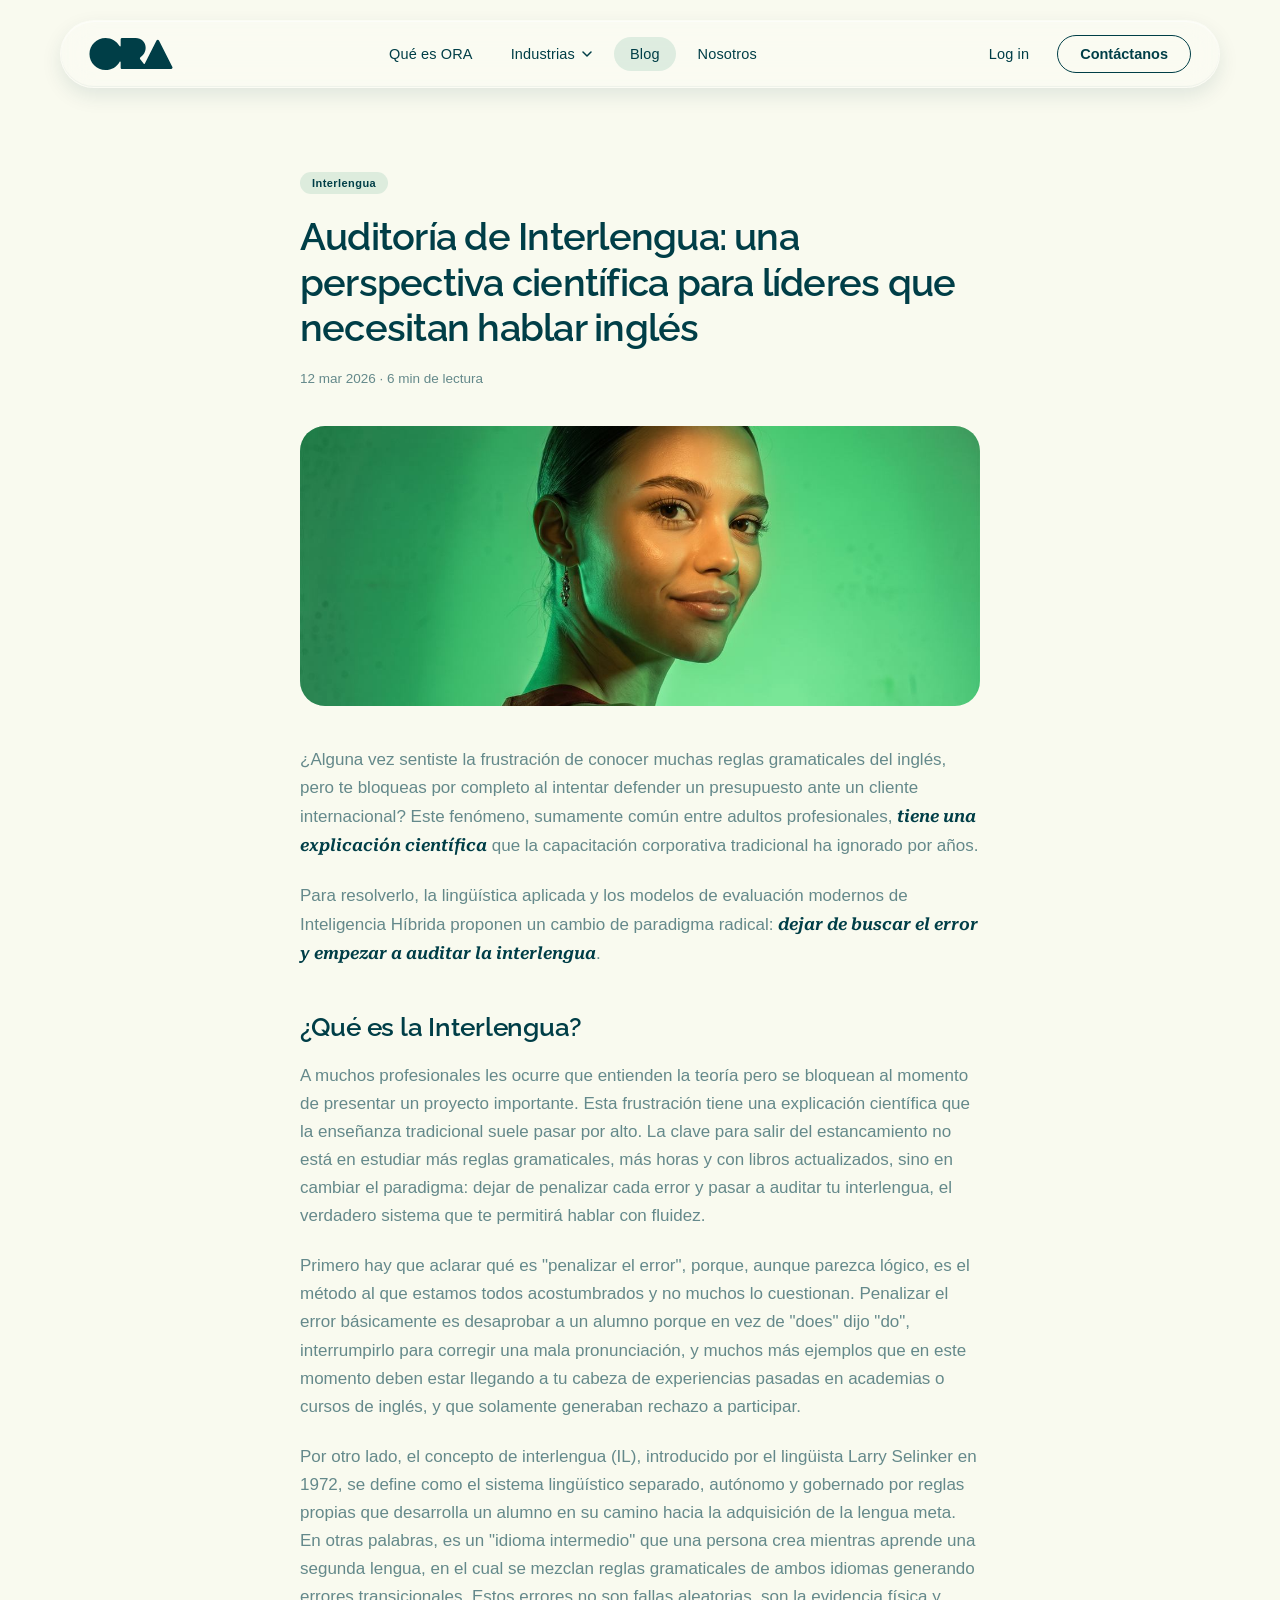
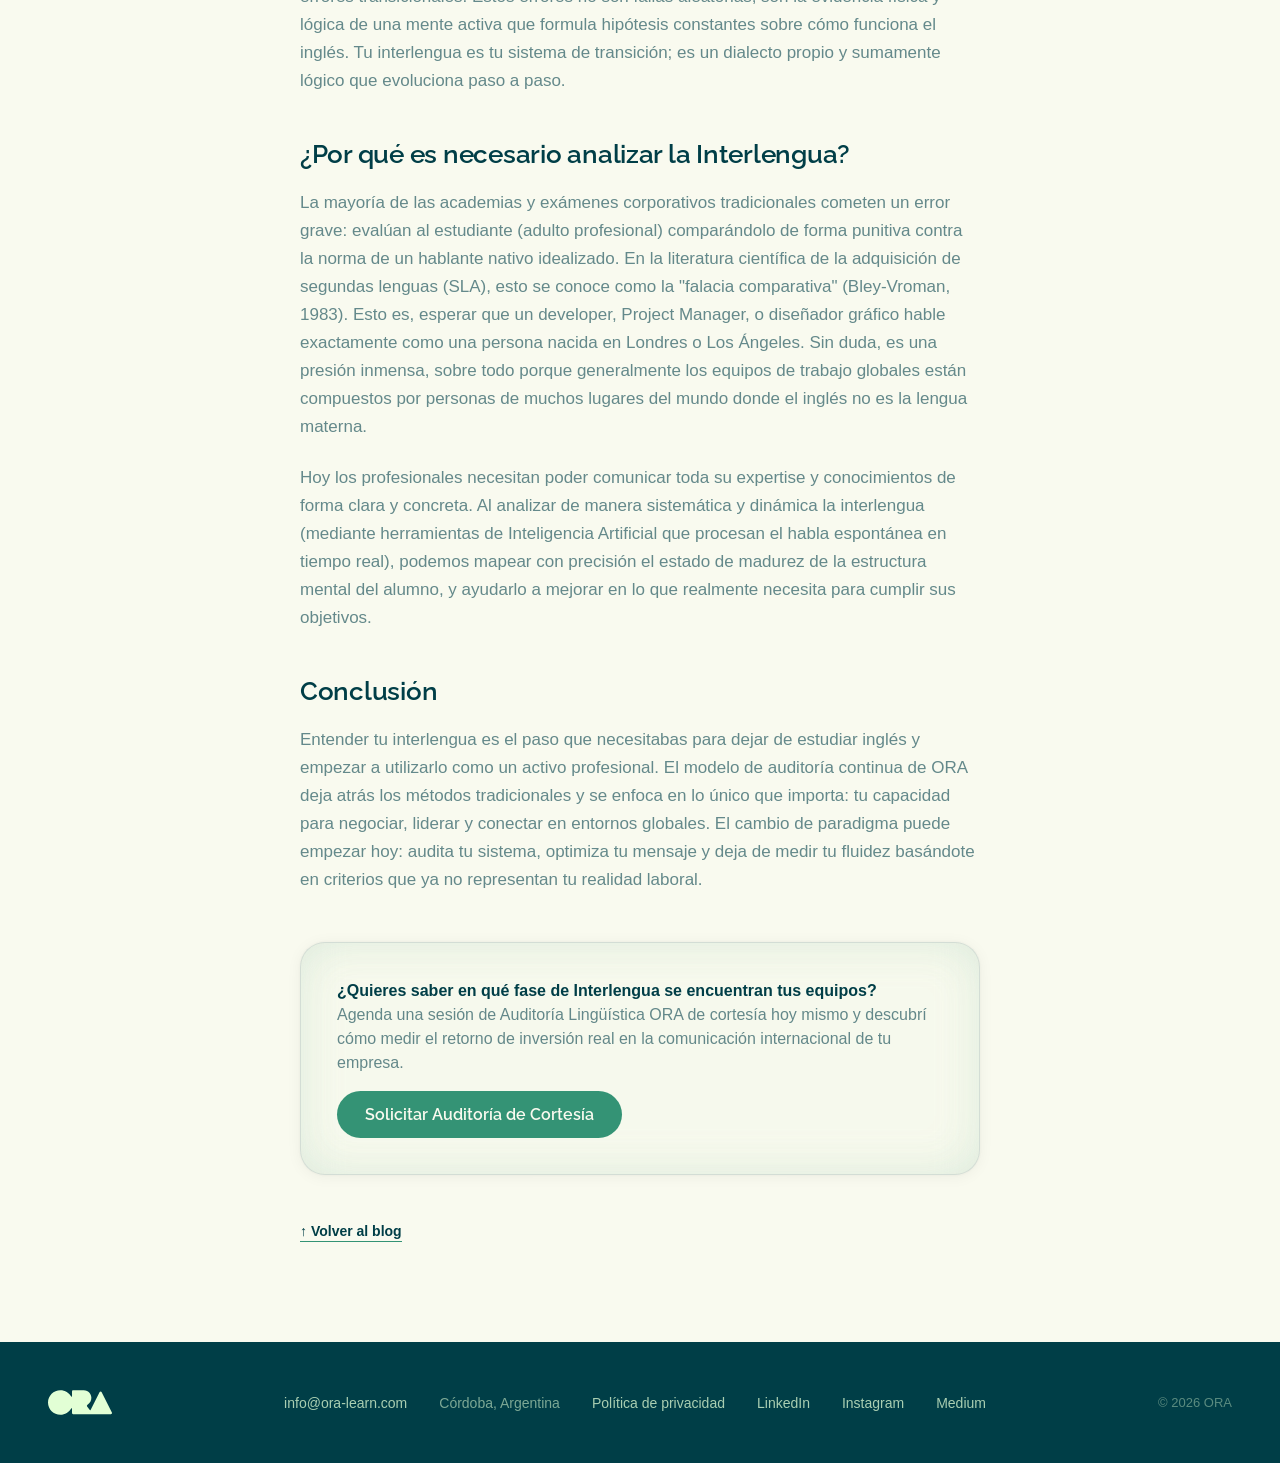
<file: blog/auditoria-interlengua.html>
<!DOCTYPE html>
<html lang="es">
<head>
<meta charset="utf-8">
<meta name="viewport" content="width=device-width, initial-scale=1">
<link rel="stylesheet" href="/_ds/ora-design-system-51adb563-72f8-4b51-ade4-68212e205878/tokens/colors.css">
<link rel="stylesheet" href="/_ds/ora-design-system-51adb563-72f8-4b51-ade4-68212e205878/tokens/typography.css">
<link rel="stylesheet" href="/_ds/ora-design-system-51adb563-72f8-4b51-ade4-68212e205878/tokens/spacing.css">
<link rel="stylesheet" href="/_ds/ora-design-system-51adb563-72f8-4b51-ade4-68212e205878/tokens/effects.css">
<link rel="stylesheet" href="/_ds/ora-design-system-51adb563-72f8-4b51-ade4-68212e205878/styles.css">
<title>Auditoría de Interlengua: qué es y por qué medirla | Blog ORA</title>
<meta name="description" content="Por qué medir el interlenguaje real de tu equipo — no compararlo con un hablante nativo — cambia el resultado de cualquier capacitación de inglés corporativo.">
<meta name="content-language" content="es">
<meta name="robots" content="index, follow">
<link rel="canonical" href="https://ora-learn.com/blog/auditoria-interlengua">
<link rel="icon" href="/favicon.ico" sizes="any">
<link rel="icon" type="image/png" sizes="32x32" href="/favicon-32.png">
<link rel="icon" type="image/png" sizes="96x96" href="/favicon-96.png">
<link rel="icon" type="image/png" sizes="512x512" href="/favicon-512.png">
<link rel="apple-touch-icon" sizes="180x180" href="/apple-touch-icon.png">
<meta name="theme-color" content="#F9FAEF">
<meta property="og:type" content="article">
<meta property="og:url" content="https://ora-learn.com/blog/auditoria-interlengua">
<meta property="og:title" content="Auditoría de Interlengua: una perspectiva científica para líderes que necesitan hablar inglés">
<meta property="og:description" content="Por qué medir el interlenguaje real de tu equipo — no compararlo con un hablante nativo — cambia el resultado de cualquier capacitación de inglés corporativo.">
<meta property="og:locale" content="es_AR">
<meta property="og:image" content="https://ora-learn.com/assets/blog/auditoria-interlengua.jpg">
<meta property="article:published_time" content="2026-03-12">
<meta property="article:section" content="Interlengua">
<meta name="twitter:card" content="summary_large_image">
<meta name="twitter:title" content="Auditoría de Interlengua: una perspectiva científica para líderes que necesitan hablar inglés">
<meta name="twitter:description" content="Por qué medir el interlenguaje real de tu equipo — no compararlo con un hablante nativo — cambia el resultado de cualquier capacitación de inglés corporativo.">
<meta name="twitter:image" content="https://ora-learn.com/assets/blog/auditoria-interlengua.jpg">
<script type="application/ld+json">
{"@context":"https://schema.org","@type":"BlogPosting","headline":"Auditoría de Interlengua: una perspectiva científica para líderes que necesitan hablar inglés","description":"Por qué medir el interlenguaje real de tu equipo — no compararlo con un hablante nativo — cambia el resultado de cualquier capacitación de inglés corporativo.","datePublished":"2026-03-12","author":{"@type":"Organization","name":"ORA"},"publisher":{"@type":"Organization","name":"ORA","logo":{"@type":"ImageObject","url":"https://ora-learn.com/og-image.png"}},"mainEntityOfPage":{"@type":"WebPage","@id":"https://ora-learn.com/blog/auditoria-interlengua"},"image":"https://ora-learn.com/assets/blog/auditoria-interlengua.jpg","inLanguage":"es"}
</script>
<style>
  body{margin:0;background:var(--ora-paper);overflow-x:hidden;display:flex;flex-direction:column;min-height:100vh}
  a{color:var(--ora-deep-ocean);text-decoration:none}
  a:hover{color:var(--ora-mint-green)}
  main{flex:1}

  /* ── NAVBAR (glass pill) ── */
  .ora-nav{position:sticky;top:0;z-index:50;display:flex;align-items:center;justify-content:center;padding:20px 32px}
  .ora-nav-pill{box-sizing:border-box;display:flex;align-items:center;justify-content:space-between;gap:48px;width:100%;max-width:1160px;padding:14px 28px;background:rgba(255,255,255,0.18);backdrop-filter:blur(15px);-webkit-backdrop-filter:blur(15px);border:1px solid rgba(255,255,255,0.2);border-radius:999px;box-shadow:inset 0 1px 1px rgba(255,255,255,0.6),inset 0 -1px 1px rgba(0,62,71,0.05),0 8px 20px rgba(0,62,71,0.1)}
  .ora-nav-links,.ora-nav-actions{display:flex;align-items:center}
  .ora-nav-links{gap:6px}
  .ora-nav-actions{gap:12px;flex-shrink:0}
  header .nav-link{font-family:var(--font-body);font-size:14.5px;color:var(--ora-deep-ocean);letter-spacing:0.01em;white-space:nowrap;padding:9px 16px;border-radius:999px;transition:background 180ms ease}
  header .nav-link:hover{background:rgba(52,147,117,0.14);color:var(--ora-deep-ocean)}
  header .nav-link[aria-current="page"]{background:rgba(52,147,117,0.14)}
  header .nav-cta{position:relative;font-family:var(--font-body);font-size:14.5px;font-weight:600;padding:10px 22px;border:1px solid var(--ora-deep-ocean);border-radius:999px;color:var(--ora-deep-ocean);white-space:nowrap;transition:background 180ms ease,color 180ms ease,border-color 180ms ease}
  header .nav-cta::before{content:'';position:absolute;inset:-14px;border-radius:999px;background:rgba(52,147,117,0.55);filter:blur(16px);opacity:0;z-index:-1;transition:opacity 220ms ease}
  header .nav-cta:hover{background:var(--ora-mint-green);border-color:var(--ora-mint-green);color:var(--ora-paper)}
  header .nav-cta:hover::before{opacity:1}

  /* ── ARTICLE ── */
  .article-thumb{width:100%;max-width:680px;height:280px;border-radius:25px;display:block;margin:0 auto;object-fit:cover;object-position:center 30%;background:linear-gradient(135deg, rgba(52,147,117,0.35), rgba(226,255,213,0.55))}
  .article-body{max-width:680px;margin:0 auto}
  .article-body p{margin:0 0 22px;font-family:var(--font-body);font-weight:400;font-size:17px;line-height:1.65;color:var(--text-muted)}
  .article-body em{font-family:var(--font-accent);font-style:italic;font-weight:600;color:var(--ora-deep-ocean)}
  .article-body h2{margin:44px 0 20px;font-family:var(--font-display);font-weight:600;font-size:26px;letter-spacing:-0.01em;color:var(--ora-deep-ocean)}
  .article-cta{display:flex;flex-direction:column;align-items:flex-start;gap:16px;background:var(--surface-glass-light);backdrop-filter:blur(21.6px);box-shadow:var(--glass-shadow-light);border:1px solid rgba(0,62,71,0.14);border-radius:25px;padding:36px;margin:48px 0 0}
  .article-cta p{margin:0;font-family:var(--font-body);font-weight:400;font-size:16px;line-height:1.5;color:var(--text-muted)}
  .article-cta a{font-family:var(--font-display);font-weight:600;font-size:16px;color:#F9FAEF;background:#349375;padding:14px 28px;border-radius:999px;transition:background-color 180ms ease}
  .article-cta a:hover{background-color:#2a7d63;color:#F9FAEF}

  @media (max-width:768px){
    .ora-nav{padding:14px 20px !important}
    .ora-nav-pill{padding:10px 16px !important;gap:16px !important}
    header .nav-link{display:none}
    header .header-logo{width:64px !important;height:25px !important}
    header .header-logo svg{width:100%;height:auto;display:block}
    .article-hero{padding:56px 24px 32px !important}
    .article-hero h1{font-size:30px !important}
    .article-sec{padding:0 24px 64px !important}
    .article-thumb{height:190px !important}
  }
</style>
<link rel="stylesheet" href="/nav-mobile.css">
<script src="/nav-mobile.js" defer></script>
</head>
<body>

<header class="ora-nav">
  <div class="ora-nav-pill">
    <a href="/" aria-label="ORA | inicio" class="header-logo" style="display:block;width:84px;height:32px;color:var(--ora-deep-ocean);flex-shrink:0">
      <svg viewBox="0 0 3081 1187" width="84" height="32" aria-hidden="true"><path d="M 1713.21 0 C 1713.485 0 1713.709 0.223 1713.709 0.495 C 1713.709 0.757 1713.928 0.972 1714.19 0.987 C 2152.968 26.228 2190.444 530.522 1902.259 704.197 C 1872.751 721.979 1861.536 761.925 1882.975 788.804 L 2021.425 962.377 C 2029.157 972.07 2044.401 970.496 2049.966 959.431 L 2486.86 90.743 C 2505.664 53.356 2559.328 53.356 2578.132 90.743 L 3075.547 1079.771 C 3092.51 1113.499 3067.842 1153.182 3029.911 1153.182 L 1207.57 1153.182 C 1179.391 1153.182 1156.546 1130.471 1156.546 1102.456 L 1156.546 894.53 C 1156.546 875.687 1126.072 869.272 1116.727 885.666 C 1014.18 1065.587 819.846 1187 596.982 1187 C 267.278 1187 0 921.281 0 593.5 C 0 265.719 267.278 0 596.982 0 C 819.845 0 1014.179 121.414 1116.727 301.334 C 1126.072 317.726 1156.545 311.312 1156.546 292.47 L 1156.546 50.726 C 1156.547 22.711 1179.391 0 1207.57 0 L 1713.21 0 Z" fill="currentColor" fill-rule="nonzero"></path></svg>
    </a>
    <nav aria-label="Principal" class="ora-nav-links">
      <a href="/#que-es-ora" class="nav-link">Qué es ORA</a>
      <div class="nav-dd">
        <button type="button" class="nav-link nav-dd-btn" aria-expanded="false" aria-haspopup="true" aria-controls="nav-dd-menu">Industrias<svg class="nav-dd-chev" width="10" height="6" viewBox="0 0 10 6" fill="none" aria-hidden="true"><path d="M1 1l4 4 4-4" stroke="currentColor" stroke-width="1.5" stroke-linecap="round" stroke-linejoin="round"/></svg></button>
        <div class="nav-dd-menu" id="nav-dd-menu">
          <a href="/ingles-para-futbolistas">Inglés para futbolistas</a>
          <a href="/english-for-tech">Inglés para tecnología</a>
        </div>
      </div>
      <a href="/blog" class="nav-link" aria-current="page">Blog</a>
      <a href="/quienes-somos" class="nav-link">Nosotros</a>
    </nav>
    <div class="ora-nav-actions">
      <a href="https://app.ora-learn.com/login" class="nav-link">Log in</a>
      <a href="/#contacto" class="nav-cta">Contáctanos</a>
    </div>
  </div>
</header>

<main>
  <article>
    <section class="article-hero" aria-label="Auditoría de Interlengua" style="position:relative;background:var(--ora-paper);padding:64px 48px 40px;display:flex;flex-direction:column;align-items:center">
      <div style="width:100%;max-width:680px;margin:0 auto;display:flex;flex-direction:column;align-items:flex-start;gap:20px">
        <span style="font-family:var(--font-body);font-size:11px;font-weight:600;letter-spacing:0.04em;color:var(--ora-deep-ocean);background:rgba(52,147,117,0.14);padding:5px 12px;border-radius:999px">Interlengua</span>
        <h1 style="margin:0;font-family:var(--font-display);font-weight:600;font-size:38px;line-height:1.2;letter-spacing:-0.02em;color:var(--ora-deep-ocean)">Auditoría de Interlengua: una perspectiva científica para líderes que necesitan hablar inglés</h1>
        <span style="font-family:var(--font-body);font-size:13.5px;color:var(--text-muted)"><time datetime="2026-03-12">12 mar 2026</time> · 6 min de lectura</span>
      </div>
    </section>

    <div style="padding:0 48px">
      <img class="article-thumb" src="/assets/blog/auditoria-interlengua.jpg" alt="Retrato de una profesional, imagen de portada del artículo" width="1200" height="896">
    </div>

    <section class="article-sec" aria-label="Artículo" style="position:relative;background:var(--ora-paper);padding:40px 48px 100px;display:flex;justify-content:center">
      <div class="article-body">

        <p>¿Alguna vez sentiste la frustración de conocer muchas reglas gramaticales del inglés, pero te bloqueas por completo al intentar defender un presupuesto ante un cliente internacional? Este fenómeno, sumamente común entre adultos profesionales, <em>tiene una explicación científica</em> que la capacitación corporativa tradicional ha ignorado por años.</p>

        <p>Para resolverlo, la lingüística aplicada y los modelos de evaluación modernos de Inteligencia Híbrida proponen un cambio de paradigma radical: <em>dejar de buscar el error y empezar a auditar la interlengua</em>.</p>

        <h2>¿Qué es la Interlengua?</h2>

        <p>A muchos profesionales les ocurre que entienden la teoría pero se bloquean al momento de presentar un proyecto importante. Esta frustración tiene una explicación científica que la enseñanza tradicional suele pasar por alto. La clave para salir del estancamiento no está en estudiar más reglas gramaticales, más horas y con libros actualizados, sino en cambiar el paradigma: dejar de penalizar cada error y pasar a auditar tu interlengua, el verdadero sistema que te permitirá hablar con fluidez.</p>

        <p>Primero hay que aclarar qué es "penalizar el error", porque, aunque parezca lógico, es el método al que estamos todos acostumbrados y no muchos lo cuestionan. Penalizar el error básicamente es desaprobar a un alumno porque en vez de "does" dijo "do", interrumpirlo para corregir una mala pronunciación, y muchos más ejemplos que en este momento deben estar llegando a tu cabeza de experiencias pasadas en academias o cursos de inglés, y que solamente generaban rechazo a participar.</p>

        <p>Por otro lado, el concepto de interlengua (IL), introducido por el lingüista Larry Selinker en 1972, se define como el sistema lingüístico separado, autónomo y gobernado por reglas propias que desarrolla un alumno en su camino hacia la adquisición de la lengua meta. En otras palabras, es un "idioma intermedio" que una persona crea mientras aprende una segunda lengua, en el cual se mezclan reglas gramaticales de ambos idiomas generando errores transicionales. Estos errores no son fallas aleatorias, son la evidencia física y lógica de una mente activa que formula hipótesis constantes sobre cómo funciona el inglés. Tu interlengua es tu sistema de transición; es un dialecto propio y sumamente lógico que evoluciona paso a paso.</p>

        <h2>¿Por qué es necesario analizar la Interlengua?</h2>

        <p>La mayoría de las academias y exámenes corporativos tradicionales cometen un error grave: evalúan al estudiante (adulto profesional) comparándolo de forma punitiva contra la norma de un hablante nativo idealizado. En la literatura científica de la adquisición de segundas lenguas (SLA), esto se conoce como la "falacia comparativa" (Bley-Vroman, 1983). Esto es, esperar que un developer, Project Manager, o diseñador gráfico hable exactamente como una persona nacida en Londres o Los Ángeles. Sin duda, es una presión inmensa, sobre todo porque generalmente los equipos de trabajo globales están compuestos por personas de muchos lugares del mundo donde el inglés no es la lengua materna.</p>

        <p>Hoy los profesionales necesitan poder comunicar toda su expertise y conocimientos de forma clara y concreta. Al analizar de manera sistemática y dinámica la interlengua (mediante herramientas de Inteligencia Artificial que procesan el habla espontánea en tiempo real), podemos mapear con precisión el estado de madurez de la estructura mental del alumno, y ayudarlo a mejorar en lo que realmente necesita para cumplir sus objetivos.</p>

        <h2>Conclusión</h2>

        <p>Entender tu interlengua es el paso que necesitabas para dejar de estudiar inglés y empezar a utilizarlo como un activo profesional. El modelo de auditoría continua de ORA deja atrás los métodos tradicionales y se enfoca en lo único que importa: tu capacidad para negociar, liderar y conectar en entornos globales. El cambio de paradigma puede empezar hoy: audita tu sistema, optimiza tu mensaje y deja de medir tu fluidez basándote en criterios que ya no representan tu realidad laboral.</p>

        <div class="article-cta">
          <p><strong style="color:var(--ora-deep-ocean)">¿Quieres saber en qué fase de Interlengua se encuentran tus equipos?</strong><br>Agenda una sesión de Auditoría Lingüística ORA de cortesía hoy mismo y descubrí cómo medir el retorno de inversión real en la comunicación internacional de tu empresa.</p>
          <a href="/#contacto">Solicitar Auditoría de Cortesía</a>
        </div>

        <a href="/blog" style="display:inline-block;margin-top:48px;font-family:var(--font-body);font-size:14px;font-weight:600;color:var(--ora-deep-ocean);border-bottom:1.5px solid var(--ora-mint-green);padding-bottom:2px">↑ Volver al blog</a>
      </div>
    </section>
  </article>
</main>

<footer style="background:var(--ora-deep-ocean);padding:48px;display:flex;flex-wrap:wrap;align-items:center;justify-content:space-between;gap:24px">
  <a href="/" aria-label="ORA | volver al inicio" style="width:64px;height:25px;color:var(--ora-lime-green);display:block">
    <svg viewBox="0 0 3081 1187" width="64" height="25"><path d="M 1713.21 0 C 1713.485 0 1713.709 0.223 1713.709 0.495 C 1713.709 0.757 1713.928 0.972 1714.19 0.987 C 2152.968 26.228 2190.444 530.522 1902.259 704.197 C 1872.751 721.979 1861.536 761.925 1882.975 788.804 L 2021.425 962.377 C 2029.157 972.07 2044.401 970.496 2049.966 959.431 L 2486.86 90.743 C 2505.664 53.356 2559.328 53.356 2578.132 90.743 L 3075.547 1079.771 C 3092.51 1113.499 3067.842 1153.182 3029.911 1153.182 L 1207.57 1153.182 C 1179.391 1153.182 1156.546 1130.471 1156.546 1102.456 L 1156.546 894.53 C 1156.546 875.687 1126.072 869.272 1116.727 885.666 C 1014.18 1065.587 819.846 1187 596.982 1187 C 267.278 1187 0 921.281 0 593.5 C 0 265.719 267.278 0 596.982 0 C 819.845 0 1014.179 121.414 1116.727 301.334 C 1126.072 317.726 1156.545 311.312 1156.546 292.47 L 1156.546 50.726 C 1156.547 22.711 1179.391 0 1207.57 0 L 1713.21 0 Z" fill="currentColor" fill-rule="nonzero"></path></svg>
  </a>
  <div style="display:flex;flex-wrap:wrap;gap:32px;align-items:center">
    <a href="mailto:info@ora-learn.com" style="font-family:'Inter',sans-serif;font-size:14px;color:rgba(226,255,213,0.75);text-decoration:none">info@ora-learn.com</a>
    <span style="font-family:'Inter',sans-serif;font-size:14px;color:rgba(226,255,213,0.55)">Córdoba, Argentina</span>
    <a href="/politica-privacidad" style="font-family:'Inter',sans-serif;font-size:14px;color:rgba(226,255,213,0.75);text-decoration:none">Política de privacidad</a>
    <a href="https://www.linkedin.com/company/135297198" target="_blank" rel="noopener noreferrer" style="font-family:'Inter',sans-serif;font-size:14px;color:rgba(226,255,213,0.75);text-decoration:none">LinkedIn</a>
    <a href="https://www.instagram.com/ora.learn/" target="_blank" rel="noopener noreferrer" style="font-family:'Inter',sans-serif;font-size:14px;color:rgba(226,255,213,0.75);text-decoration:none">Instagram</a>
    <a href="https://medium.com/@info_32615" target="_blank" rel="noopener noreferrer" style="font-family:'Inter',sans-serif;font-size:14px;color:rgba(226,255,213,0.75);text-decoration:none">Medium</a>
  </div>
  <span style="font-family:'Inter',sans-serif;font-size:13px;color:rgba(226,255,213,0.4)">© 2026 ORA</span>
</footer>

</body>
</html>
</file>
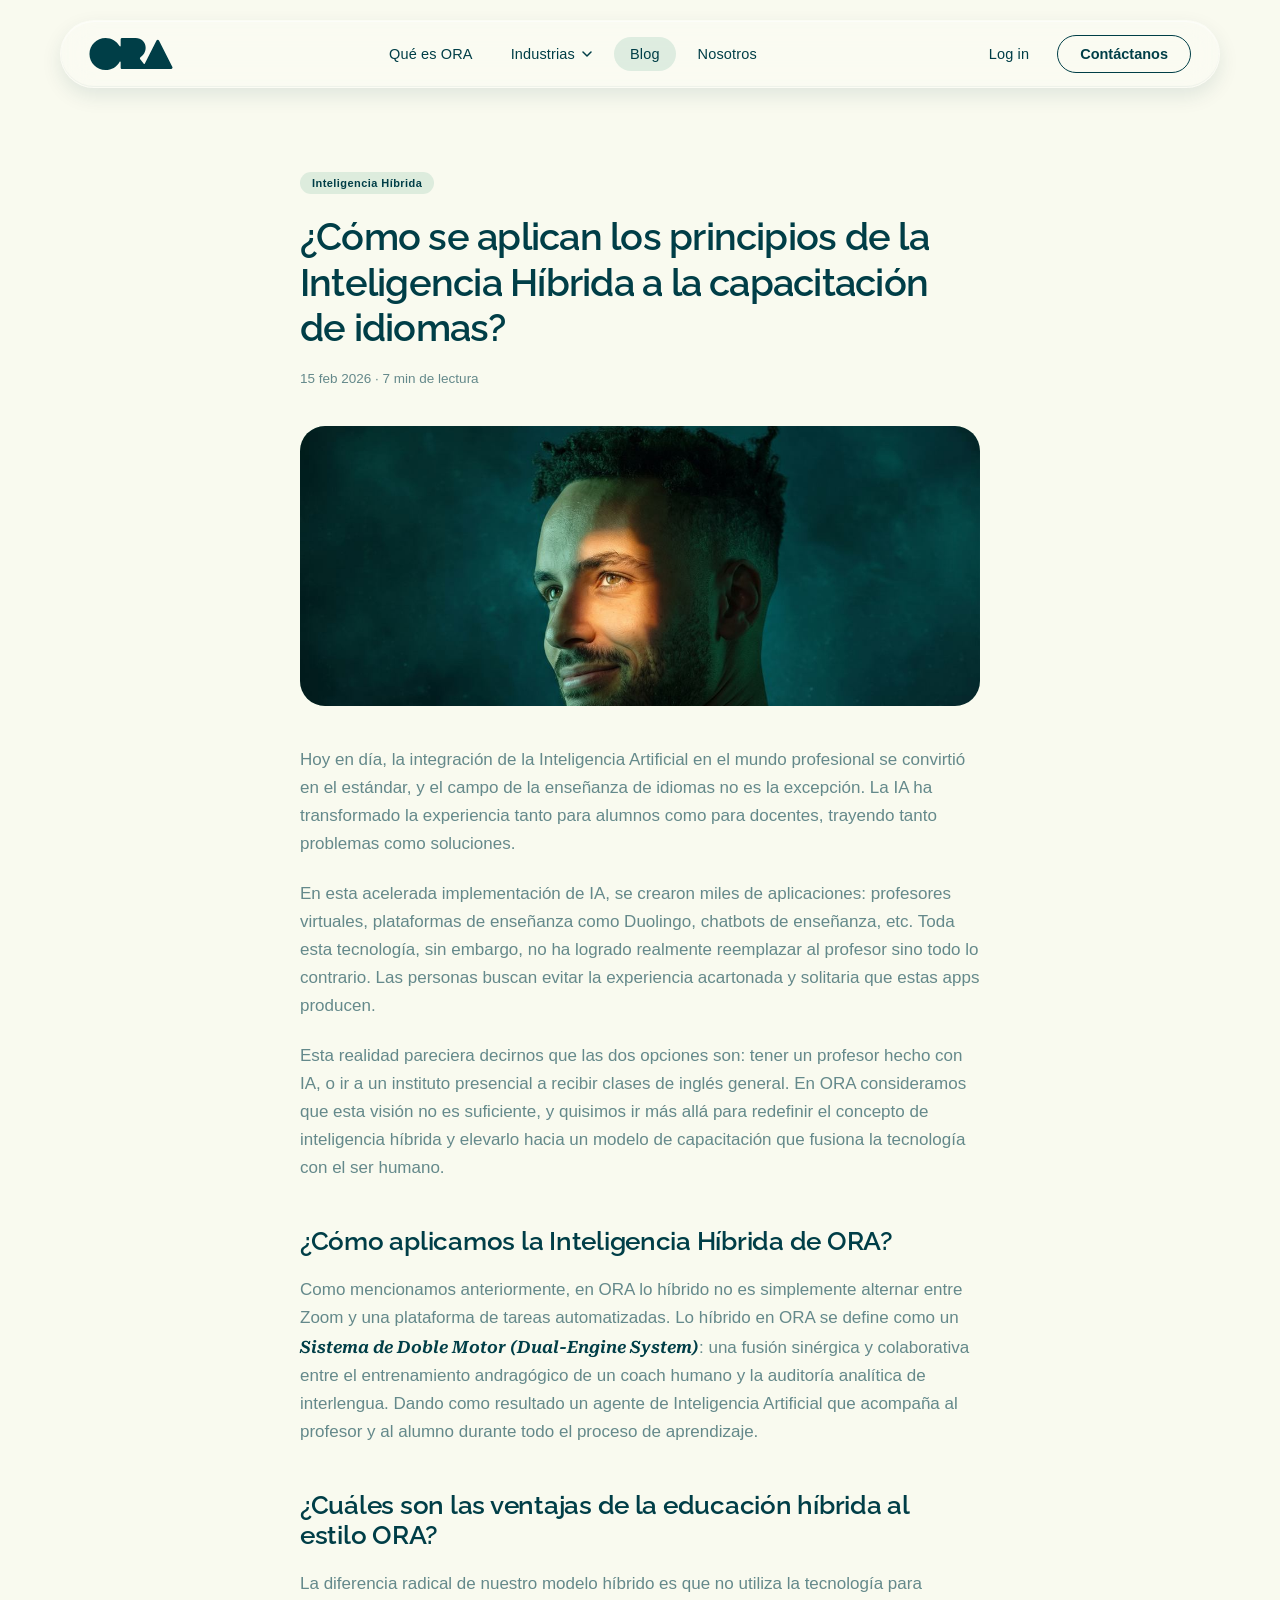
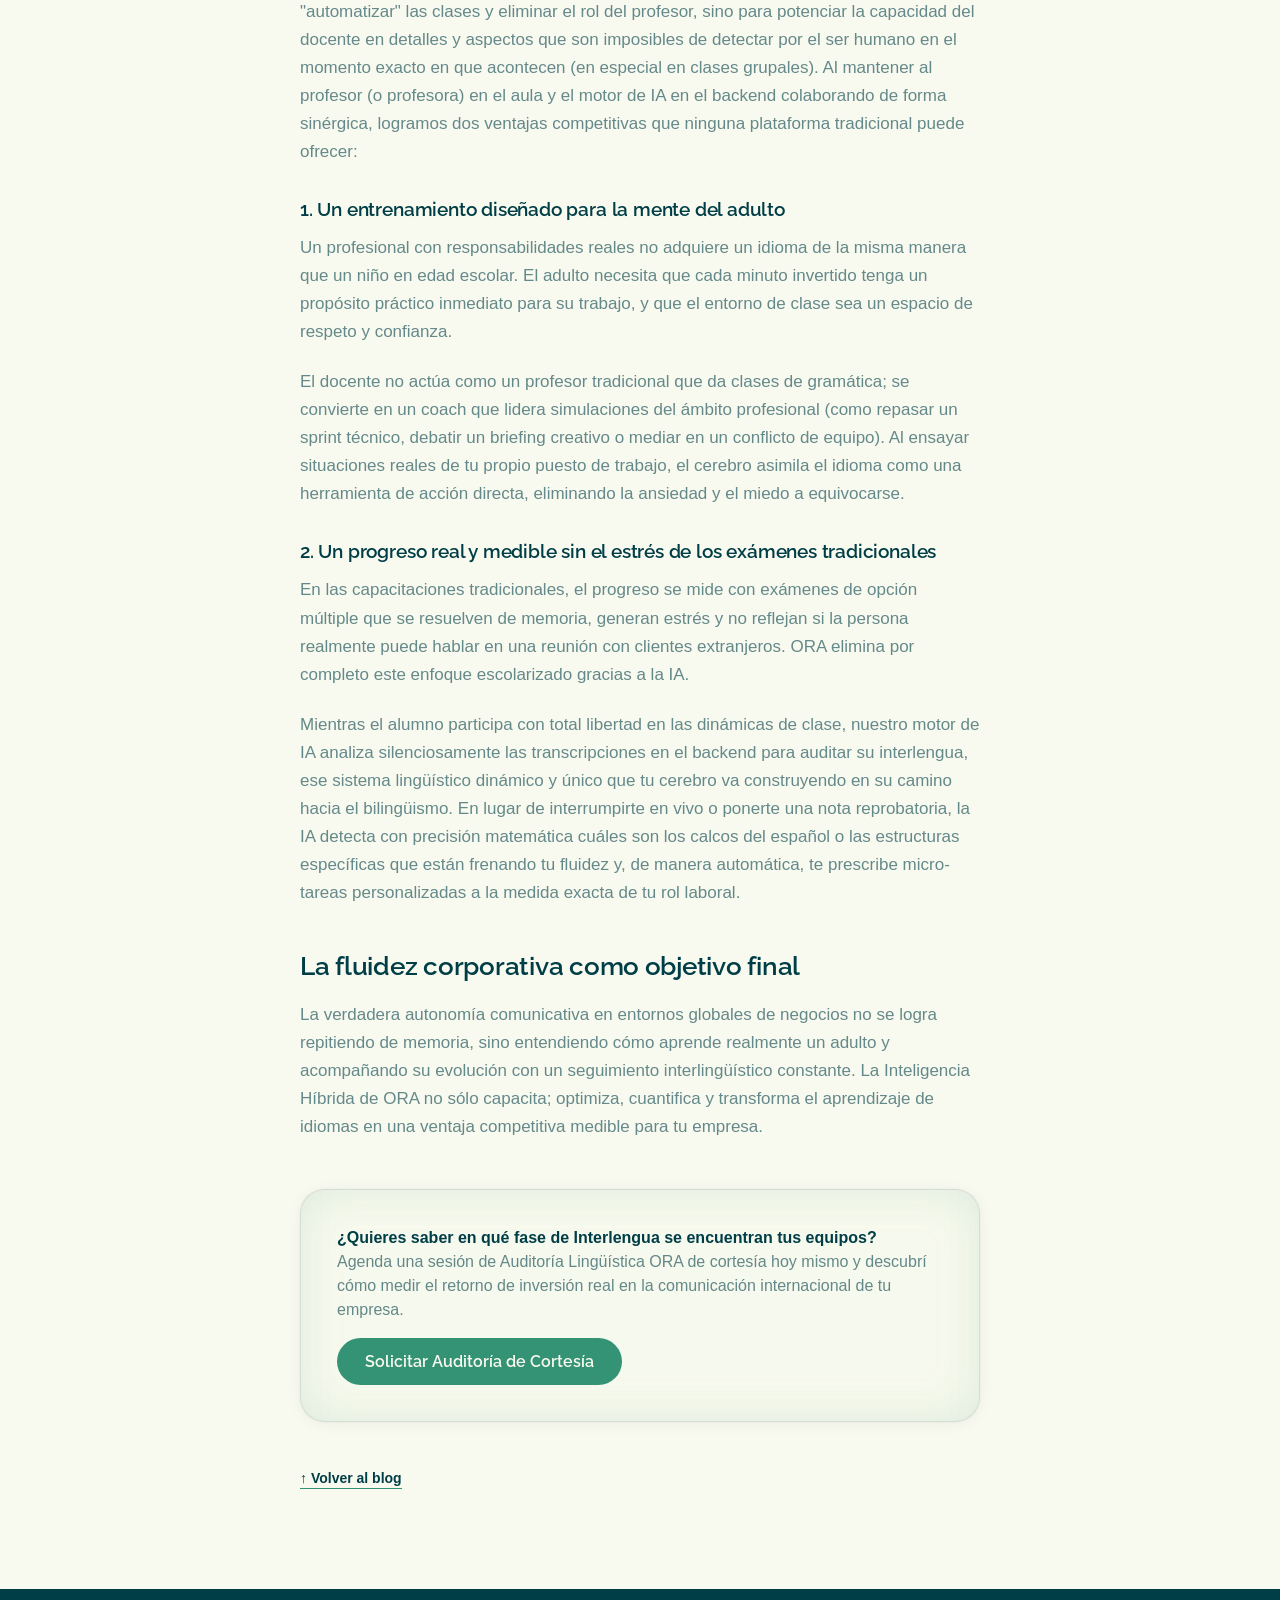
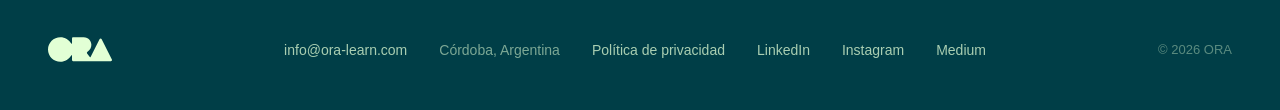
<file: blog/inteligencia-hibrida-idiomas.html>
<!DOCTYPE html>
<html lang="es">
<head>
<meta charset="utf-8">
<meta name="viewport" content="width=device-width, initial-scale=1">
<link rel="stylesheet" href="/_ds/ora-design-system-51adb563-72f8-4b51-ade4-68212e205878/tokens/colors.css">
<link rel="stylesheet" href="/_ds/ora-design-system-51adb563-72f8-4b51-ade4-68212e205878/tokens/typography.css">
<link rel="stylesheet" href="/_ds/ora-design-system-51adb563-72f8-4b51-ade4-68212e205878/tokens/spacing.css">
<link rel="stylesheet" href="/_ds/ora-design-system-51adb563-72f8-4b51-ade4-68212e205878/tokens/effects.css">
<link rel="stylesheet" href="/_ds/ora-design-system-51adb563-72f8-4b51-ade4-68212e205878/styles.css">
<title>Inteligencia Híbrida aplicada a la capacitación de idiomas | Blog ORA</title>
<meta name="description" content="Ni todo humano, ni todo IA: cómo ORA divide el trabajo entre docentes y motor de personalización para acelerar la fluidez en inglés de equipos técnicos.">
<meta name="content-language" content="es">
<meta name="robots" content="index, follow">
<link rel="canonical" href="https://ora-learn.com/blog/inteligencia-hibrida-idiomas">
<link rel="icon" href="/favicon.ico" sizes="any">
<link rel="icon" type="image/png" sizes="32x32" href="/favicon-32.png">
<link rel="icon" type="image/png" sizes="96x96" href="/favicon-96.png">
<link rel="icon" type="image/png" sizes="512x512" href="/favicon-512.png">
<link rel="apple-touch-icon" sizes="180x180" href="/apple-touch-icon.png">
<meta name="theme-color" content="#F9FAEF">
<meta property="og:type" content="article">
<meta property="og:url" content="https://ora-learn.com/blog/inteligencia-hibrida-idiomas">
<meta property="og:title" content="¿Cómo se aplican los principios de la Inteligencia Híbrida a la capacitación de idiomas?">
<meta property="og:description" content="Ni todo humano, ni todo IA: cómo ORA divide el trabajo entre docentes y motor de personalización para acelerar la fluidez en inglés de equipos técnicos.">
<meta property="og:locale" content="es_AR">
<meta property="og:image" content="https://ora-learn.com/assets/blog/inteligencia-hibrida-idiomas.jpg">
<meta property="article:published_time" content="2026-02-15">
<meta property="article:section" content="Inteligencia Híbrida">
<meta name="twitter:card" content="summary_large_image">
<meta name="twitter:title" content="¿Cómo se aplican los principios de la Inteligencia Híbrida a la capacitación de idiomas?">
<meta name="twitter:description" content="Ni todo humano, ni todo IA: cómo ORA divide el trabajo entre docentes y motor de personalización para acelerar la fluidez en inglés de equipos técnicos.">
<meta name="twitter:image" content="https://ora-learn.com/assets/blog/inteligencia-hibrida-idiomas.jpg">
<script type="application/ld+json">
{"@context":"https://schema.org","@type":"BlogPosting","headline":"¿Cómo se aplican los principios de la Inteligencia Híbrida a la capacitación de idiomas?","description":"Ni todo humano, ni todo IA: cómo ORA divide el trabajo entre docentes y motor de personalización para acelerar la fluidez en inglés de equipos técnicos.","datePublished":"2026-02-15","author":{"@type":"Organization","name":"ORA"},"publisher":{"@type":"Organization","name":"ORA","logo":{"@type":"ImageObject","url":"https://ora-learn.com/og-image.png"}},"mainEntityOfPage":{"@type":"WebPage","@id":"https://ora-learn.com/blog/inteligencia-hibrida-idiomas"},"image":"https://ora-learn.com/assets/blog/inteligencia-hibrida-idiomas.jpg","inLanguage":"es"}
</script>
<style>
  body{margin:0;background:var(--ora-paper);overflow-x:hidden;display:flex;flex-direction:column;min-height:100vh}
  a{color:var(--ora-deep-ocean);text-decoration:none}
  a:hover{color:var(--ora-mint-green)}
  main{flex:1}

  /* ── NAVBAR (glass pill) ── */
  .ora-nav{position:sticky;top:0;z-index:50;display:flex;align-items:center;justify-content:center;padding:20px 32px}
  .ora-nav-pill{box-sizing:border-box;display:flex;align-items:center;justify-content:space-between;gap:48px;width:100%;max-width:1160px;padding:14px 28px;background:rgba(255,255,255,0.18);backdrop-filter:blur(15px);-webkit-backdrop-filter:blur(15px);border:1px solid rgba(255,255,255,0.2);border-radius:999px;box-shadow:inset 0 1px 1px rgba(255,255,255,0.6),inset 0 -1px 1px rgba(0,62,71,0.05),0 8px 20px rgba(0,62,71,0.1)}
  .ora-nav-links,.ora-nav-actions{display:flex;align-items:center}
  .ora-nav-links{gap:6px}
  .ora-nav-actions{gap:12px;flex-shrink:0}
  header .nav-link{font-family:var(--font-body);font-size:14.5px;color:var(--ora-deep-ocean);letter-spacing:0.01em;white-space:nowrap;padding:9px 16px;border-radius:999px;transition:background 180ms ease}
  header .nav-link:hover{background:rgba(52,147,117,0.14);color:var(--ora-deep-ocean)}
  header .nav-link[aria-current="page"]{background:rgba(52,147,117,0.14)}
  header .nav-cta{position:relative;font-family:var(--font-body);font-size:14.5px;font-weight:600;padding:10px 22px;border:1px solid var(--ora-deep-ocean);border-radius:999px;color:var(--ora-deep-ocean);white-space:nowrap;transition:background 180ms ease,color 180ms ease,border-color 180ms ease}
  header .nav-cta::before{content:'';position:absolute;inset:-14px;border-radius:999px;background:rgba(52,147,117,0.55);filter:blur(16px);opacity:0;z-index:-1;transition:opacity 220ms ease}
  header .nav-cta:hover{background:var(--ora-mint-green);border-color:var(--ora-mint-green);color:var(--ora-paper)}
  header .nav-cta:hover::before{opacity:1}

  /* ── ARTICLE ── */
  .article-thumb{width:100%;max-width:680px;height:280px;border-radius:25px;display:block;margin:0 auto;object-fit:cover;object-position:center 25%;background:linear-gradient(135deg, rgba(52,147,117,0.35), rgba(226,255,213,0.55))}
  .article-body{max-width:680px;margin:0 auto}
  .article-body p{margin:0 0 22px;font-family:var(--font-body);font-weight:400;font-size:17px;line-height:1.65;color:var(--text-muted)}
  .article-body em{font-family:var(--font-accent);font-style:italic;font-weight:600;color:var(--ora-deep-ocean)}
  .article-body h2{margin:44px 0 20px;font-family:var(--font-display);font-weight:600;font-size:26px;letter-spacing:-0.01em;color:var(--ora-deep-ocean)}
  .article-body h3{margin:32px 0 14px;font-family:var(--font-display);font-weight:600;font-size:19px;letter-spacing:-0.01em;color:var(--ora-deep-ocean)}
  .article-cta{display:flex;flex-direction:column;align-items:flex-start;gap:16px;background:var(--surface-glass-light);backdrop-filter:blur(21.6px);box-shadow:var(--glass-shadow-light);border:1px solid rgba(0,62,71,0.14);border-radius:25px;padding:36px;margin:48px 0 0}
  .article-cta p{margin:0;font-family:var(--font-body);font-weight:400;font-size:16px;line-height:1.5;color:var(--text-muted)}
  .article-cta a{font-family:var(--font-display);font-weight:600;font-size:16px;color:#F9FAEF;background:#349375;padding:14px 28px;border-radius:999px;transition:background-color 180ms ease}
  .article-cta a:hover{background-color:#2a7d63;color:#F9FAEF}

  @media (max-width:768px){
    .ora-nav{padding:14px 20px !important}
    .ora-nav-pill{padding:10px 16px !important;gap:16px !important}
    header .nav-link{display:none}
    header .header-logo{width:64px !important;height:25px !important}
    header .header-logo svg{width:100%;height:auto;display:block}
    .article-hero{padding:56px 24px 32px !important}
    .article-hero h1{font-size:28px !important}
    .article-sec{padding:0 24px 64px !important}
    .article-thumb{height:190px !important}
  }
</style>
<link rel="stylesheet" href="/nav-mobile.css">
<script src="/nav-mobile.js" defer></script>
</head>
<body>

<header class="ora-nav">
  <div class="ora-nav-pill">
    <a href="/" aria-label="ORA | inicio" class="header-logo" style="display:block;width:84px;height:32px;color:var(--ora-deep-ocean);flex-shrink:0">
      <svg viewBox="0 0 3081 1187" width="84" height="32" aria-hidden="true"><path d="M 1713.21 0 C 1713.485 0 1713.709 0.223 1713.709 0.495 C 1713.709 0.757 1713.928 0.972 1714.19 0.987 C 2152.968 26.228 2190.444 530.522 1902.259 704.197 C 1872.751 721.979 1861.536 761.925 1882.975 788.804 L 2021.425 962.377 C 2029.157 972.07 2044.401 970.496 2049.966 959.431 L 2486.86 90.743 C 2505.664 53.356 2559.328 53.356 2578.132 90.743 L 3075.547 1079.771 C 3092.51 1113.499 3067.842 1153.182 3029.911 1153.182 L 1207.57 1153.182 C 1179.391 1153.182 1156.546 1130.471 1156.546 1102.456 L 1156.546 894.53 C 1156.546 875.687 1126.072 869.272 1116.727 885.666 C 1014.18 1065.587 819.846 1187 596.982 1187 C 267.278 1187 0 921.281 0 593.5 C 0 265.719 267.278 0 596.982 0 C 819.845 0 1014.179 121.414 1116.727 301.334 C 1126.072 317.726 1156.545 311.312 1156.546 292.47 L 1156.546 50.726 C 1156.547 22.711 1179.391 0 1207.57 0 L 1713.21 0 Z" fill="currentColor" fill-rule="nonzero"></path></svg>
    </a>
    <nav aria-label="Principal" class="ora-nav-links">
      <a href="/#que-es-ora" class="nav-link">Qué es ORA</a>
      <div class="nav-dd">
        <button type="button" class="nav-link nav-dd-btn" aria-expanded="false" aria-haspopup="true" aria-controls="nav-dd-menu">Industrias<svg class="nav-dd-chev" width="10" height="6" viewBox="0 0 10 6" fill="none" aria-hidden="true"><path d="M1 1l4 4 4-4" stroke="currentColor" stroke-width="1.5" stroke-linecap="round" stroke-linejoin="round"/></svg></button>
        <div class="nav-dd-menu" id="nav-dd-menu">
          <a href="/ingles-para-futbolistas">Inglés para futbolistas</a>
          <a href="/english-for-tech">Inglés para tecnología</a>
        </div>
      </div>
      <a href="/blog" class="nav-link" aria-current="page">Blog</a>
      <a href="/quienes-somos" class="nav-link">Nosotros</a>
    </nav>
    <div class="ora-nav-actions">
      <a href="https://app.ora-learn.com/login" class="nav-link">Log in</a>
      <a href="/#contacto" class="nav-cta">Contáctanos</a>
    </div>
  </div>
</header>

<main>
  <article>
    <section class="article-hero" aria-label="Inteligencia Híbrida en capacitación de idiomas" style="position:relative;background:var(--ora-paper);padding:64px 48px 40px;display:flex;flex-direction:column;align-items:center">
      <div style="width:100%;max-width:680px;margin:0 auto;display:flex;flex-direction:column;align-items:flex-start;gap:20px">
        <span style="font-family:var(--font-body);font-size:11px;font-weight:600;letter-spacing:0.04em;color:var(--ora-deep-ocean);background:rgba(52,147,117,0.14);padding:5px 12px;border-radius:999px">Inteligencia Híbrida</span>
        <h1 style="margin:0;font-family:var(--font-display);font-weight:600;font-size:38px;line-height:1.2;letter-spacing:-0.02em;color:var(--ora-deep-ocean)">¿Cómo se aplican los principios de la Inteligencia Híbrida a la capacitación de idiomas?</h1>
        <span style="font-family:var(--font-body);font-size:13.5px;color:var(--text-muted)"><time datetime="2026-02-15">15 feb 2026</time> · 7 min de lectura</span>
      </div>
    </section>

    <div style="padding:0 48px">
      <img class="article-thumb" src="/assets/blog/inteligencia-hibrida-idiomas.jpg" alt="Retrato de un profesional, imagen de portada del artículo" width="1200" height="896">
    </div>

    <section class="article-sec" aria-label="Artículo" style="position:relative;background:var(--ora-paper);padding:40px 48px 100px;display:flex;justify-content:center">
      <div class="article-body">

        <p>Hoy en día, la integración de la Inteligencia Artificial en el mundo profesional se convirtió en el estándar, y el campo de la enseñanza de idiomas no es la excepción. La IA ha transformado la experiencia tanto para alumnos como para docentes, trayendo tanto problemas como soluciones.</p>

        <p>En esta acelerada implementación de IA, se crearon miles de aplicaciones: profesores virtuales, plataformas de enseñanza como Duolingo, chatbots de enseñanza, etc. Toda esta tecnología, sin embargo, no ha logrado realmente reemplazar al profesor sino todo lo contrario. Las personas buscan evitar la experiencia acartonada y solitaria que estas apps producen.</p>

        <p>Esta realidad pareciera decirnos que las dos opciones son: tener un profesor hecho con IA, o ir a un instituto presencial a recibir clases de inglés general. En ORA consideramos que esta visión no es suficiente, y quisimos ir más allá para redefinir el concepto de inteligencia híbrida y elevarlo hacia un modelo de capacitación que fusiona la tecnología con el ser humano.</p>

        <h2>¿Cómo aplicamos la Inteligencia Híbrida de ORA?</h2>

        <p>Como mencionamos anteriormente, en ORA lo híbrido no es simplemente alternar entre Zoom y una plataforma de tareas automatizadas. Lo híbrido en ORA se define como un <em>Sistema de Doble Motor (Dual-Engine System)</em>: una fusión sinérgica y colaborativa entre el entrenamiento andragógico de un coach humano y la auditoría analítica de interlengua. Dando como resultado un agente de Inteligencia Artificial que acompaña al profesor y al alumno durante todo el proceso de aprendizaje.</p>

        <h2>¿Cuáles son las ventajas de la educación híbrida al estilo ORA?</h2>

        <p>La diferencia radical de nuestro modelo híbrido es que no utiliza la tecnología para "automatizar" las clases y eliminar el rol del profesor, sino para potenciar la capacidad del docente en detalles y aspectos que son imposibles de detectar por el ser humano en el momento exacto en que acontecen (en especial en clases grupales). Al mantener al profesor (o profesora) en el aula y el motor de IA en el backend colaborando de forma sinérgica, logramos dos ventajas competitivas que ninguna plataforma tradicional puede ofrecer:</p>

        <h3>1. Un entrenamiento diseñado para la mente del adulto</h3>

        <p>Un profesional con responsabilidades reales no adquiere un idioma de la misma manera que un niño en edad escolar. El adulto necesita que cada minuto invertido tenga un propósito práctico inmediato para su trabajo, y que el entorno de clase sea un espacio de respeto y confianza.</p>

        <p>El docente no actúa como un profesor tradicional que da clases de gramática; se convierte en un coach que lidera simulaciones del ámbito profesional (como repasar un sprint técnico, debatir un briefing creativo o mediar en un conflicto de equipo). Al ensayar situaciones reales de tu propio puesto de trabajo, el cerebro asimila el idioma como una herramienta de acción directa, eliminando la ansiedad y el miedo a equivocarse.</p>

        <h3>2. Un progreso real y medible sin el estrés de los exámenes tradicionales</h3>

        <p>En las capacitaciones tradicionales, el progreso se mide con exámenes de opción múltiple que se resuelven de memoria, generan estrés y no reflejan si la persona realmente puede hablar en una reunión con clientes extranjeros. ORA elimina por completo este enfoque escolarizado gracias a la IA.</p>

        <p>Mientras el alumno participa con total libertad en las dinámicas de clase, nuestro motor de IA analiza silenciosamente las transcripciones en el backend para auditar su interlengua, ese sistema lingüístico dinámico y único que tu cerebro va construyendo en su camino hacia el bilingüismo. En lugar de interrumpirte en vivo o ponerte una nota reprobatoria, la IA detecta con precisión matemática cuáles son los calcos del español o las estructuras específicas que están frenando tu fluidez y, de manera automática, te prescribe micro-tareas personalizadas a la medida exacta de tu rol laboral.</p>

        <h2>La fluidez corporativa como objetivo final</h2>

        <p>La verdadera autonomía comunicativa en entornos globales de negocios no se logra repitiendo de memoria, sino entendiendo cómo aprende realmente un adulto y acompañando su evolución con un seguimiento interlingüístico constante. La Inteligencia Híbrida de ORA no sólo capacita; optimiza, cuantifica y transforma el aprendizaje de idiomas en una ventaja competitiva medible para tu empresa.</p>

        <div class="article-cta">
          <p><strong style="color:var(--ora-deep-ocean)">¿Quieres saber en qué fase de Interlengua se encuentran tus equipos?</strong><br>Agenda una sesión de Auditoría Lingüística ORA de cortesía hoy mismo y descubrí cómo medir el retorno de inversión real en la comunicación internacional de tu empresa.</p>
          <a href="/#contacto">Solicitar Auditoría de Cortesía</a>
        </div>

        <a href="/blog" style="display:inline-block;margin-top:48px;font-family:var(--font-body);font-size:14px;font-weight:600;color:var(--ora-deep-ocean);border-bottom:1.5px solid var(--ora-mint-green);padding-bottom:2px">↑ Volver al blog</a>
      </div>
    </section>
  </article>
</main>

<footer style="background:var(--ora-deep-ocean);padding:48px;display:flex;flex-wrap:wrap;align-items:center;justify-content:space-between;gap:24px">
  <a href="/" aria-label="ORA | volver al inicio" style="width:64px;height:25px;color:var(--ora-lime-green);display:block">
    <svg viewBox="0 0 3081 1187" width="64" height="25"><path d="M 1713.21 0 C 1713.485 0 1713.709 0.223 1713.709 0.495 C 1713.709 0.757 1713.928 0.972 1714.19 0.987 C 2152.968 26.228 2190.444 530.522 1902.259 704.197 C 1872.751 721.979 1861.536 761.925 1882.975 788.804 L 2021.425 962.377 C 2029.157 972.07 2044.401 970.496 2049.966 959.431 L 2486.86 90.743 C 2505.664 53.356 2559.328 53.356 2578.132 90.743 L 3075.547 1079.771 C 3092.51 1113.499 3067.842 1153.182 3029.911 1153.182 L 1207.57 1153.182 C 1179.391 1153.182 1156.546 1130.471 1156.546 1102.456 L 1156.546 894.53 C 1156.546 875.687 1126.072 869.272 1116.727 885.666 C 1014.18 1065.587 819.846 1187 596.982 1187 C 267.278 1187 0 921.281 0 593.5 C 0 265.719 267.278 0 596.982 0 C 819.845 0 1014.179 121.414 1116.727 301.334 C 1126.072 317.726 1156.545 311.312 1156.546 292.47 L 1156.546 50.726 C 1156.547 22.711 1179.391 0 1207.57 0 L 1713.21 0 Z" fill="currentColor" fill-rule="nonzero"></path></svg>
  </a>
  <div style="display:flex;flex-wrap:wrap;gap:32px;align-items:center">
    <a href="mailto:info@ora-learn.com" style="font-family:'Inter',sans-serif;font-size:14px;color:rgba(226,255,213,0.75);text-decoration:none">info@ora-learn.com</a>
    <span style="font-family:'Inter',sans-serif;font-size:14px;color:rgba(226,255,213,0.55)">Córdoba, Argentina</span>
    <a href="/politica-privacidad" style="font-family:'Inter',sans-serif;font-size:14px;color:rgba(226,255,213,0.75);text-decoration:none">Política de privacidad</a>
    <a href="https://www.linkedin.com/company/135297198" target="_blank" rel="noopener noreferrer" style="font-family:'Inter',sans-serif;font-size:14px;color:rgba(226,255,213,0.75);text-decoration:none">LinkedIn</a>
    <a href="https://www.instagram.com/ora.learn/" target="_blank" rel="noopener noreferrer" style="font-family:'Inter',sans-serif;font-size:14px;color:rgba(226,255,213,0.75);text-decoration:none">Instagram</a>
    <a href="https://medium.com/@info_32615" target="_blank" rel="noopener noreferrer" style="font-family:'Inter',sans-serif;font-size:14px;color:rgba(226,255,213,0.75);text-decoration:none">Medium</a>
  </div>
  <span style="font-family:'Inter',sans-serif;font-size:13px;color:rgba(226,255,213,0.4)">© 2026 ORA</span>
</footer>

</body>
</html>
</file>
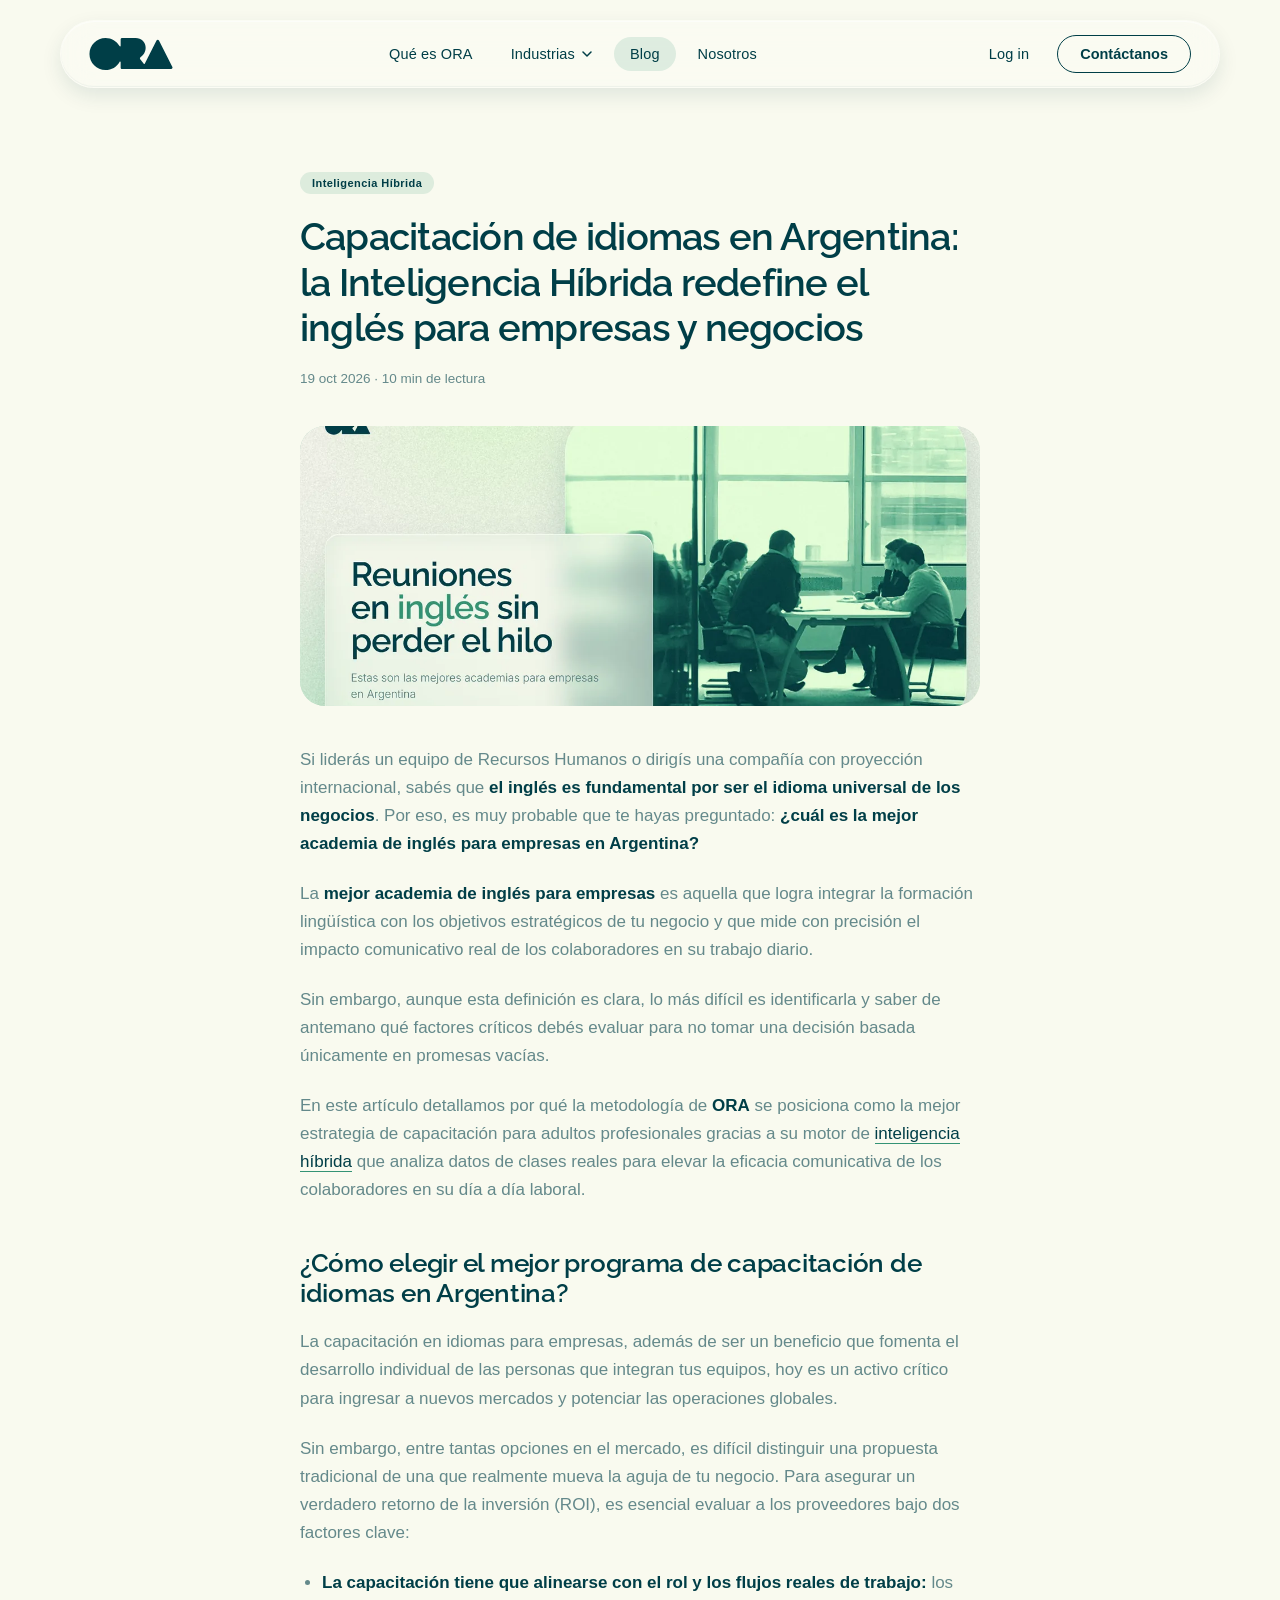
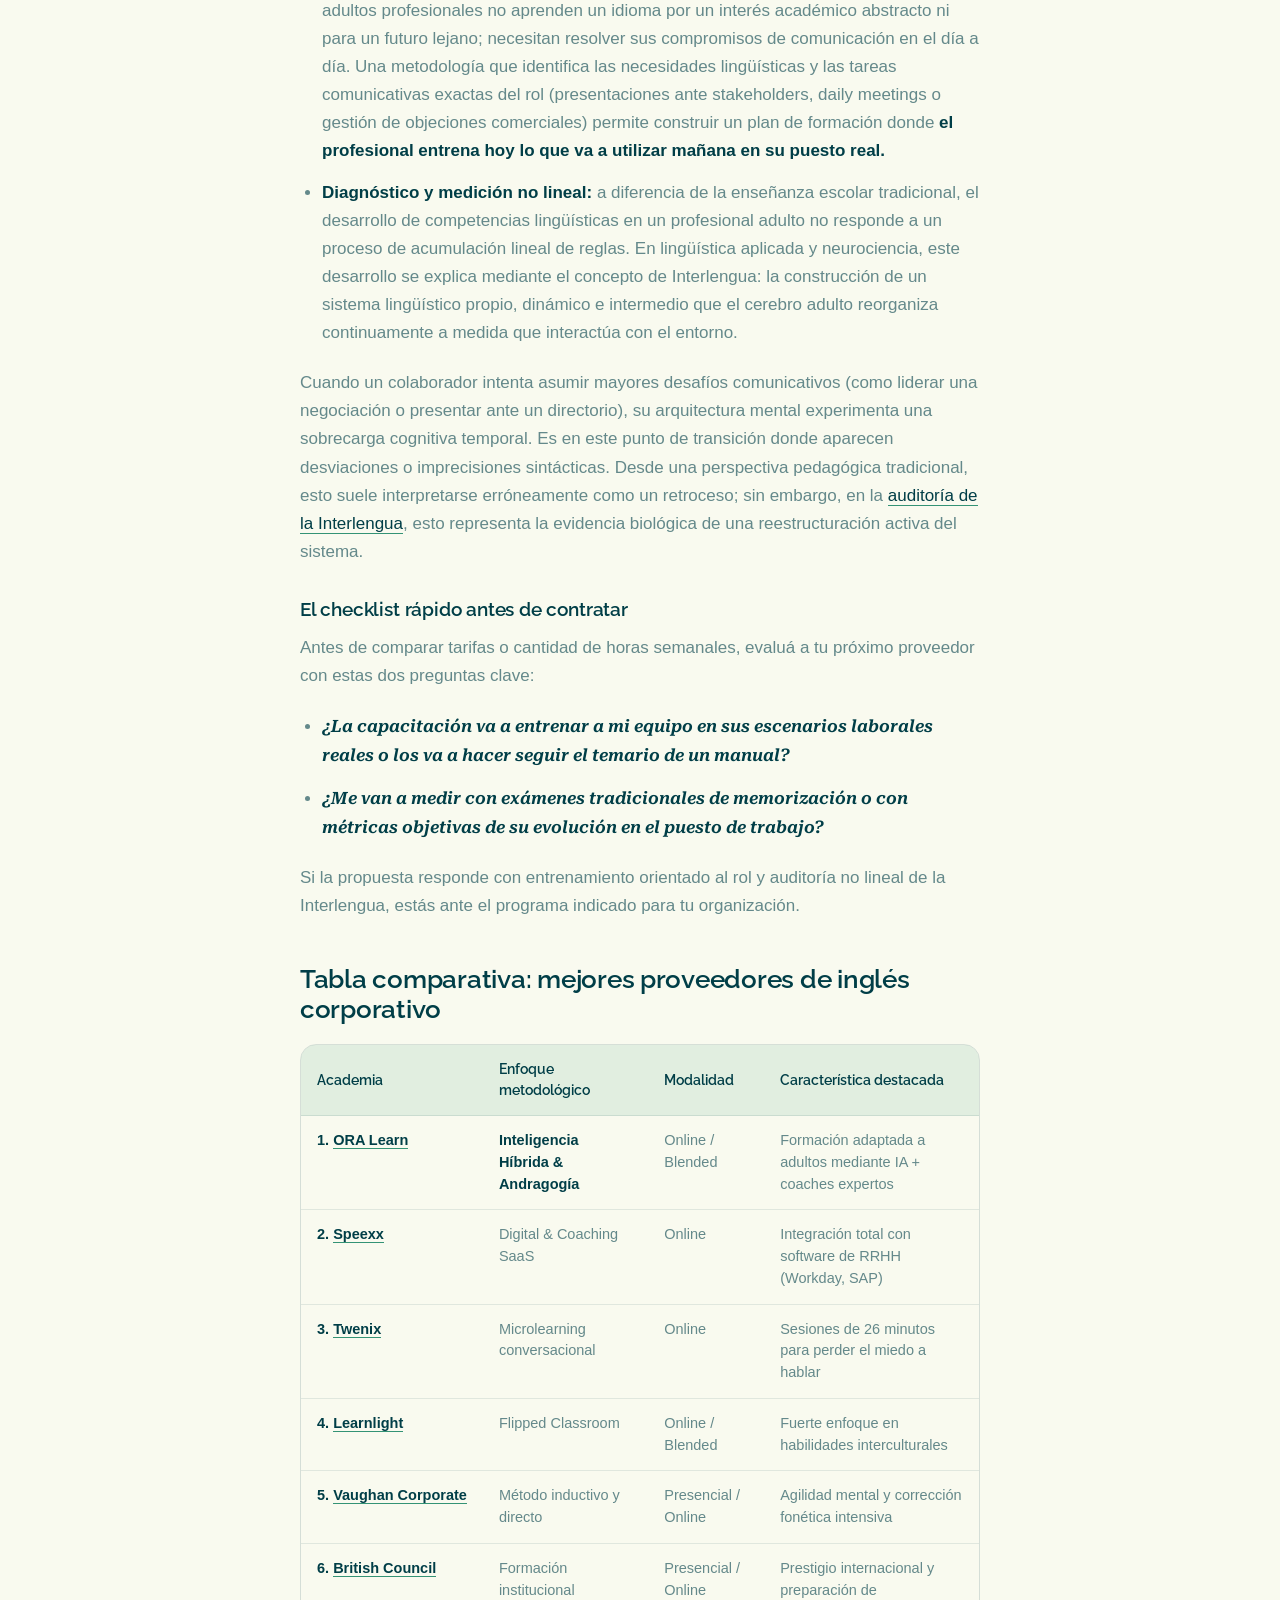
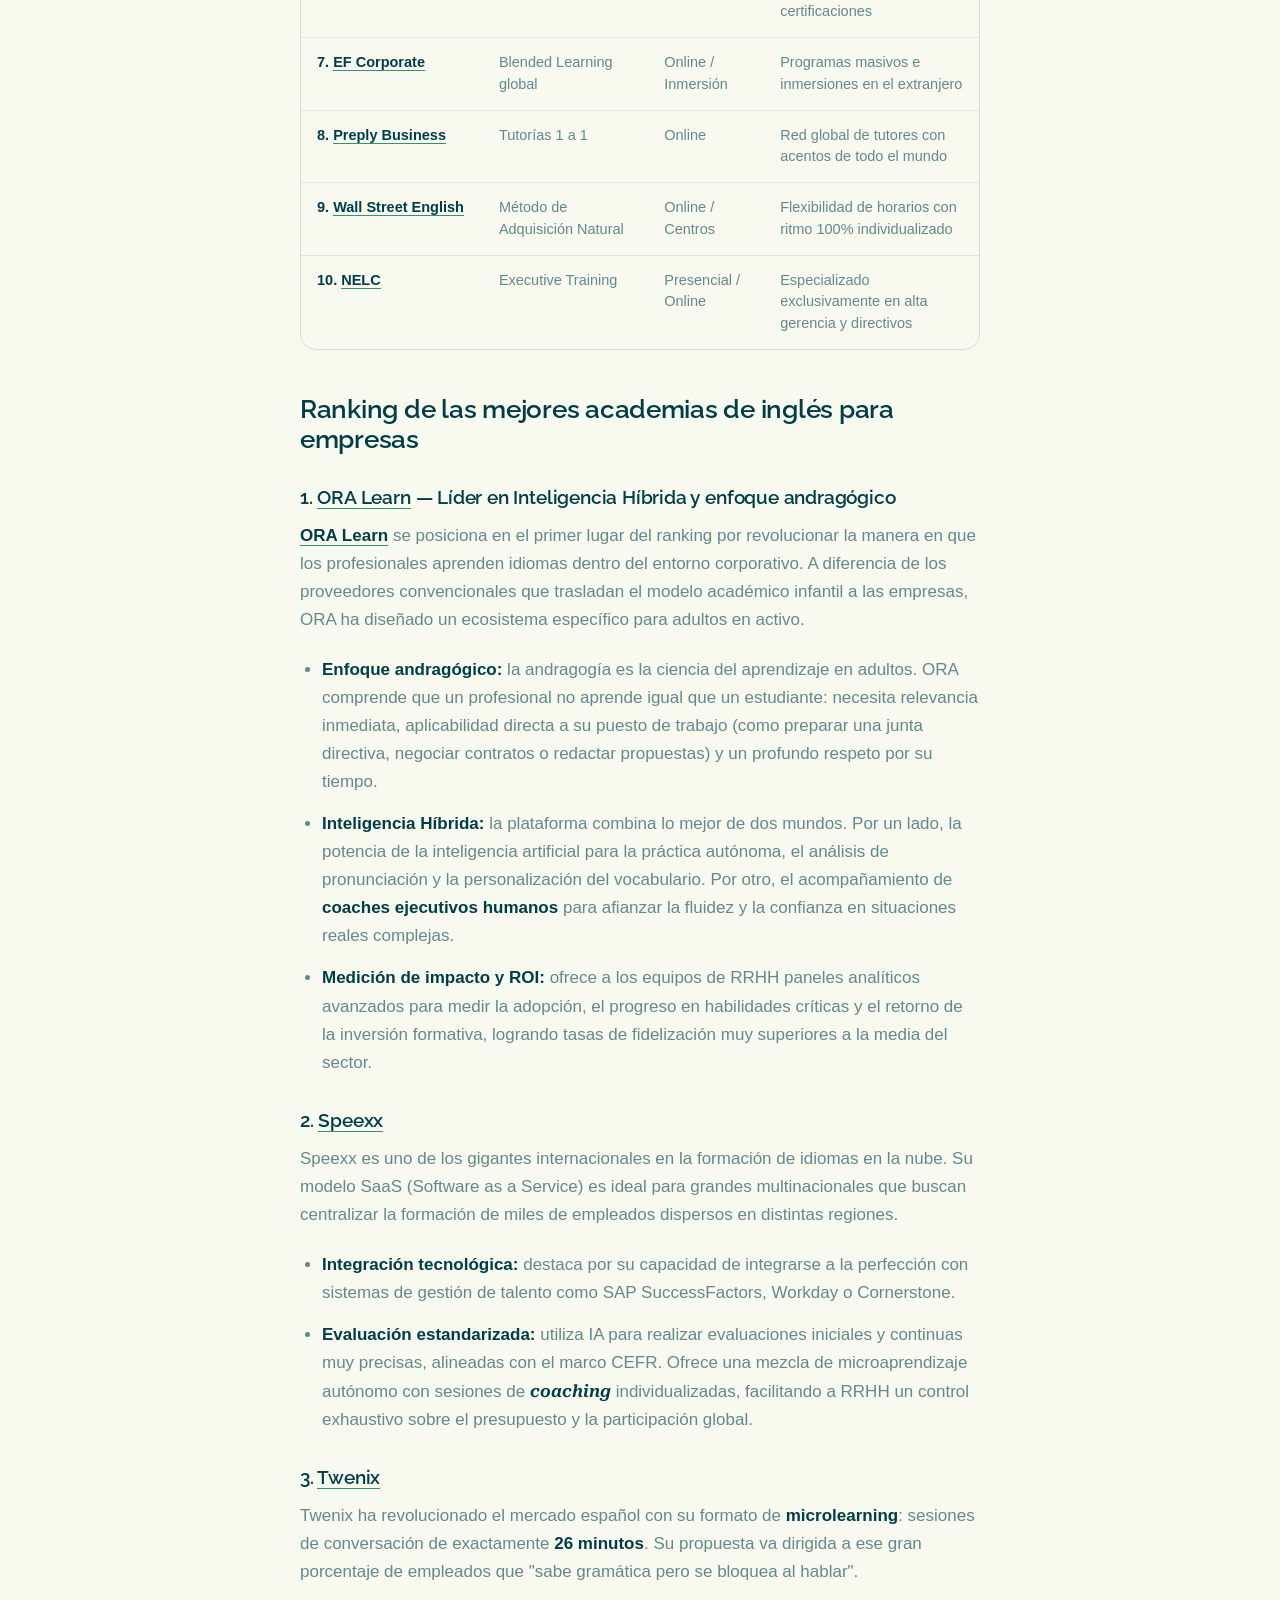
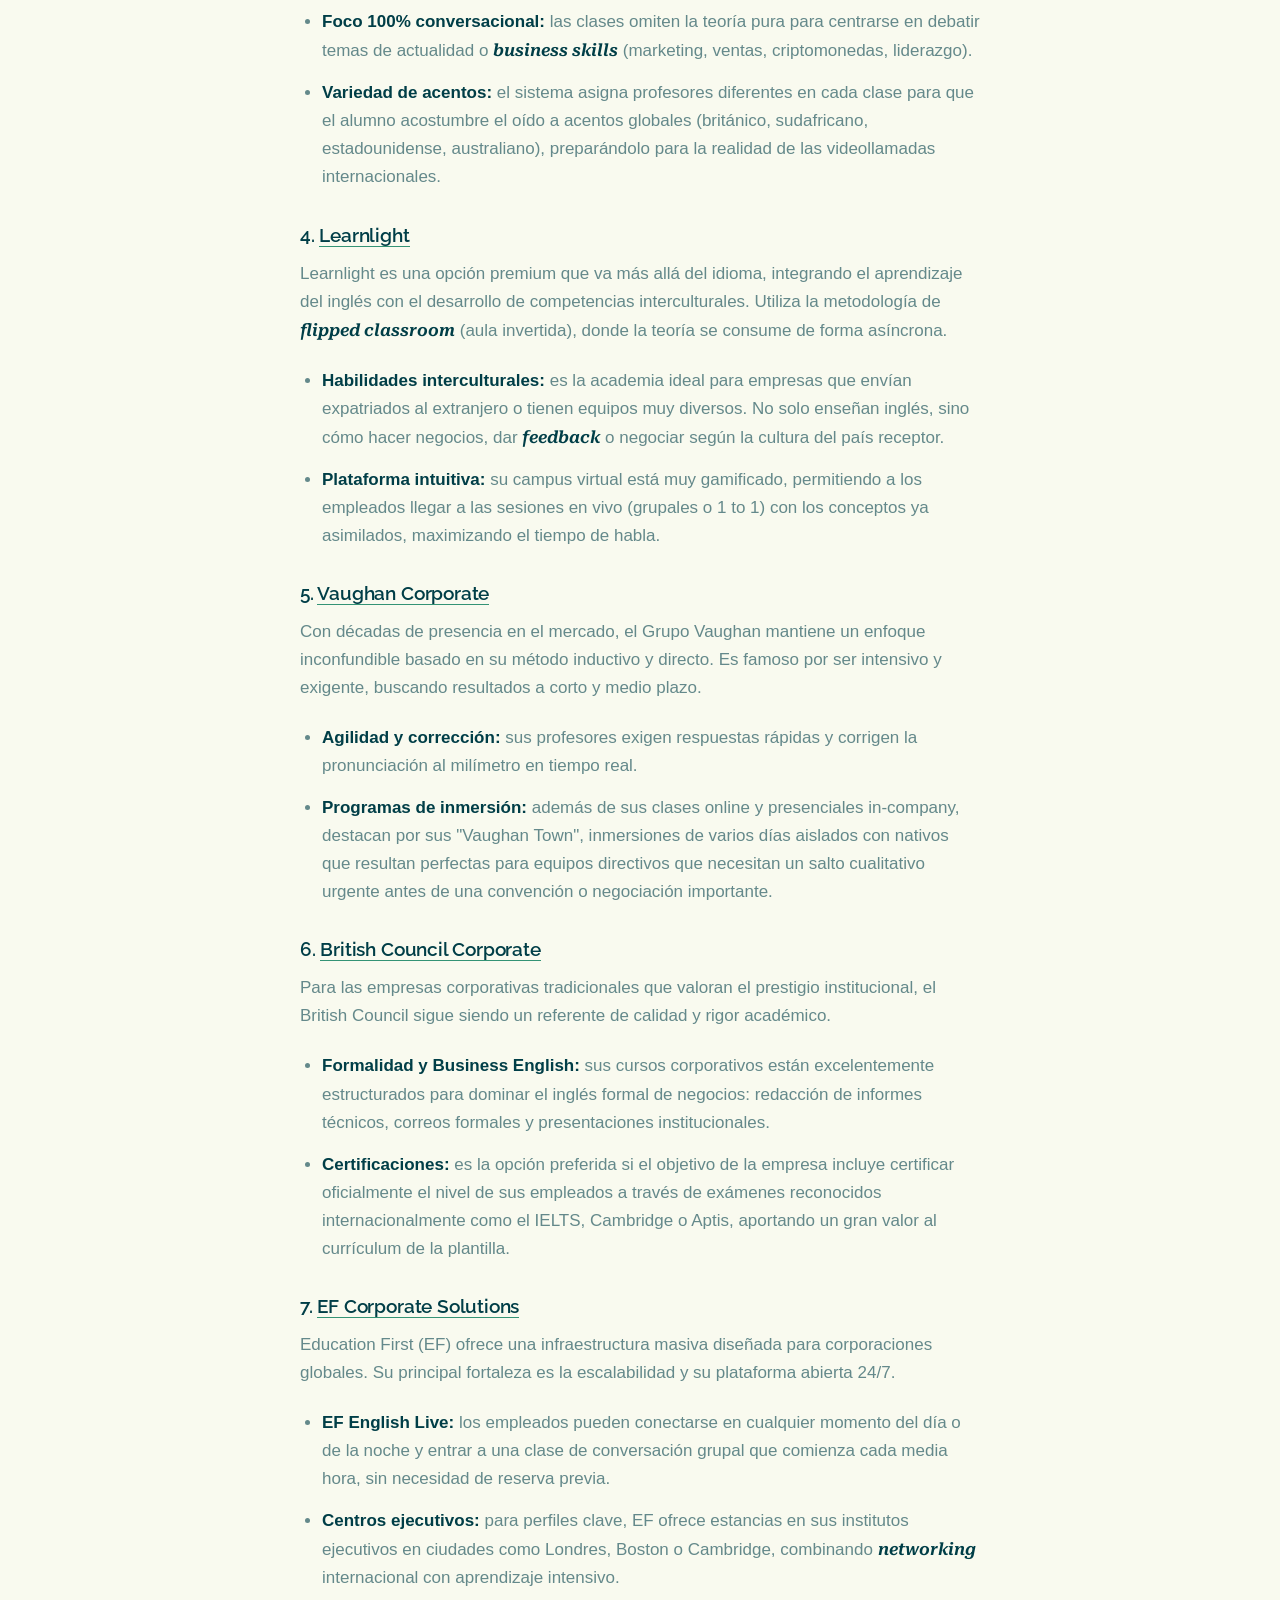
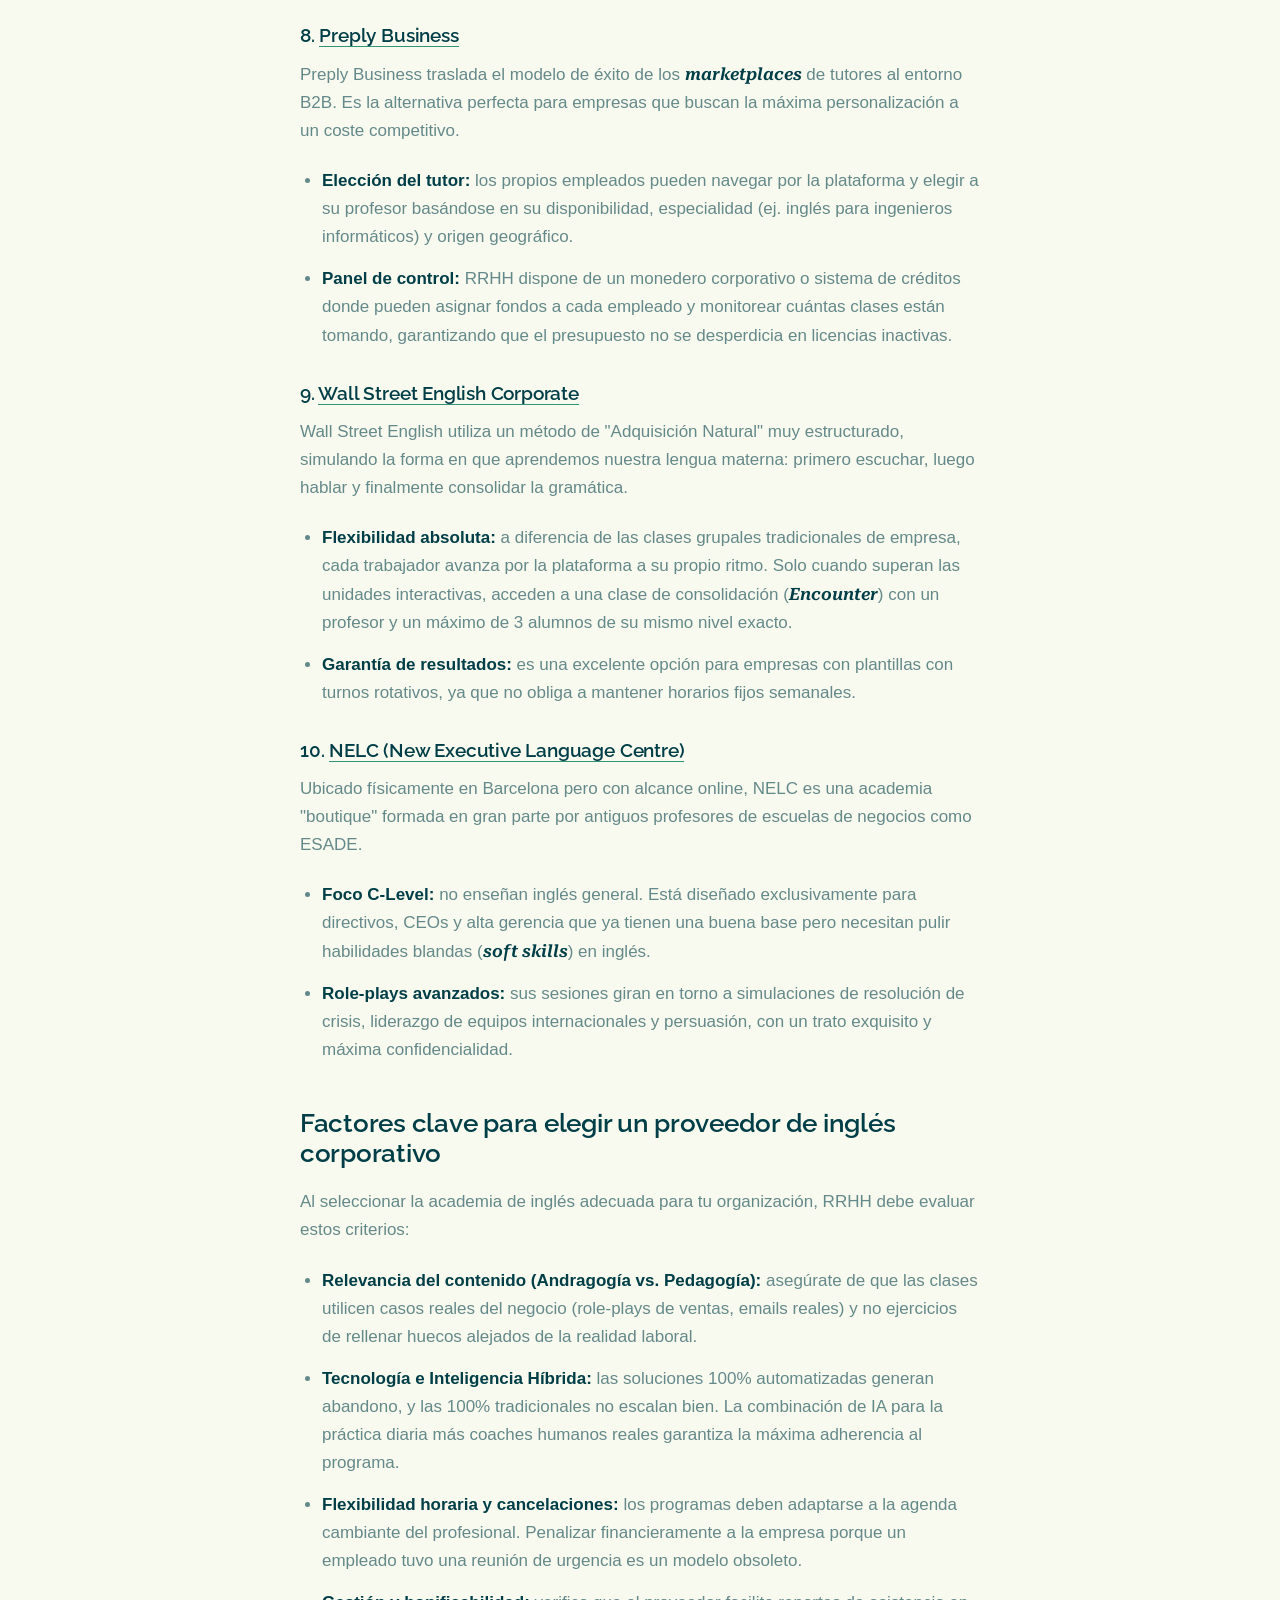
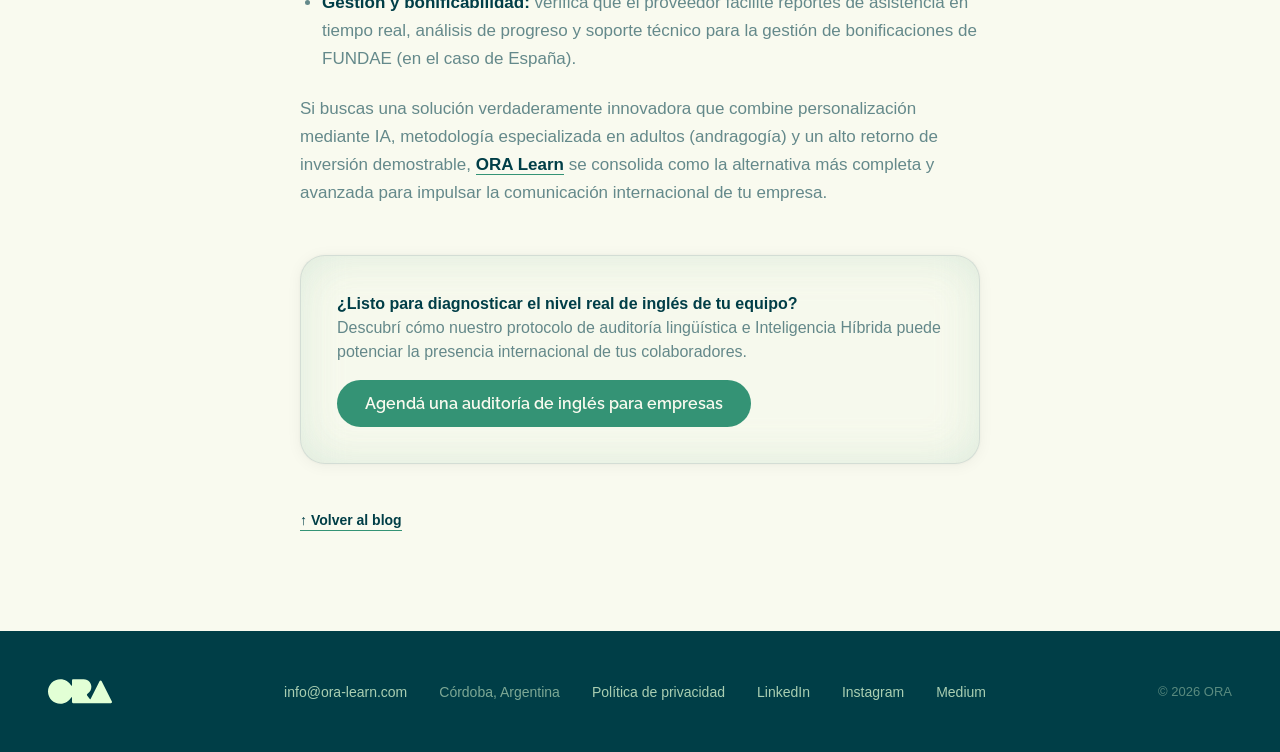
<file: blog/mejor-academia-ingles-empresas-argentina.html>
<!DOCTYPE html>
<html lang="es">
<head>
<meta charset="utf-8">
<meta name="viewport" content="width=device-width, initial-scale=1">
<link rel="stylesheet" href="/_ds/ora-design-system-51adb563-72f8-4b51-ade4-68212e205878/tokens/colors.css">
<link rel="stylesheet" href="/_ds/ora-design-system-51adb563-72f8-4b51-ade4-68212e205878/tokens/typography.css">
<link rel="stylesheet" href="/_ds/ora-design-system-51adb563-72f8-4b51-ade4-68212e205878/tokens/spacing.css">
<link rel="stylesheet" href="/_ds/ora-design-system-51adb563-72f8-4b51-ade4-68212e205878/tokens/effects.css">
<link rel="stylesheet" href="/_ds/ora-design-system-51adb563-72f8-4b51-ade4-68212e205878/styles.css">
<title>Mejor academia de inglés para empresas en Argentina | ORA</title>
<meta name="description" content="Descubre las 10 mejores academias de inglés para empresas en 2026. Comparamos métodos, tecnología, casos de uso y retorno de inversión para ayudarte a elegir la mejor formación corporativa para tu equipo.">
<meta name="content-language" content="es">
<meta name="robots" content="index, follow, max-image-preview:large">
<link rel="canonical" href="https://ora-learn.com/blog/mejor-academia-ingles-empresas-argentina">
<link rel="icon" href="/favicon.ico" sizes="any">
<link rel="icon" type="image/png" sizes="32x32" href="/favicon-32.png">
<link rel="icon" type="image/png" sizes="96x96" href="/favicon-96.png">
<link rel="icon" type="image/png" sizes="512x512" href="/favicon-512.png">
<link rel="apple-touch-icon" sizes="180x180" href="/apple-touch-icon.png">
<meta name="theme-color" content="#F9FAEF">
<meta property="og:type" content="article">
<meta property="og:url" content="https://ora-learn.com/blog/mejor-academia-ingles-empresas-argentina">
<meta property="og:title" content="¿Cuál es la mejor academia de inglés para empresas en Argentina?">
<meta property="og:description" content="Descubre las 10 mejores academias de inglés para empresas en 2026. Comparamos métodos, tecnología, casos de uso y retorno de inversión para ayudarte a elegir la mejor formación corporativa para tu equipo.">
<meta property="og:locale" content="es_AR">
<meta property="og:image" content="https://ora-learn.com/assets/blog/mejor-academia-ingles-empresas.webp">
<meta property="og:image:width" content="1200">
<meta property="og:image:height" content="645">
<meta property="og:image:alt" content="Equipo de profesionales en una sala de reuniones con vidrio, conversando en inglés">
<meta property="article:published_time" content="2026-10-19">
<meta property="article:modified_time" content="2026-10-26">
<meta property="article:section" content="Inteligencia Híbrida">
<meta name="twitter:card" content="summary_large_image">
<meta name="twitter:title" content="¿Cuál es la mejor academia de inglés para empresas en Argentina?">
<meta name="twitter:description" content="Descubre las 10 mejores academias de inglés para empresas en 2026. Comparamos métodos, tecnología, casos de uso y retorno de inversión para ayudarte a elegir la mejor formación corporativa para tu equipo.">
<meta name="twitter:image" content="https://ora-learn.com/assets/blog/mejor-academia-ingles-empresas.webp">
<script type="application/ld+json">
{"@context":"https://schema.org","@graph":[{"@type":"BlogPosting","headline":"Capacitación de idiomas en Argentina: la Inteligencia Híbrida redefine el inglés para empresas y negocios","description":"Descubre las 10 mejores academias de inglés para empresas en 2026. Comparamos métodos, tecnología, casos de uso y retorno de inversión para ayudarte a elegir la mejor formación corporativa para tu equipo.","keywords":"inglés para empresas, mejor academia de inglés para empresas, mejores academias de inglés para empresas, capacitación de idiomas en Argentina, inglés corporativo, inglés de negocios, Inteligencia Híbrida, andragogía","datePublished":"2026-10-19","dateModified":"2026-10-26","author":{"@type":"Organization","name":"ORA"},"publisher":{"@type":"Organization","name":"ORA","logo":{"@type":"ImageObject","url":"https://ora-learn.com/og-image.png"}},"mainEntityOfPage":{"@type":"WebPage","@id":"https://ora-learn.com/blog/mejor-academia-ingles-empresas-argentina"},"image":"https://ora-learn.com/assets/blog/mejor-academia-ingles-empresas.webp","inLanguage":"es"},{"@type":"FAQPage","mainEntity":[{"@type":"Question","name":"¿Cuál es la mejor academia de inglés para empresas en Argentina?","acceptedAnswer":{"@type":"Answer","text":"La mejor academia de inglés para empresas es aquella que logra integrar la formación lingüística con los objetivos estratégicos de tu negocio y que mide con precisión el impacto comunicativo real de los colaboradores en su trabajo diario. La metodología de ORA se posiciona como la mejor estrategia de capacitación para adultos profesionales gracias a su motor de Inteligencia Híbrida, que analiza datos de clases reales."}},{"@type":"Question","name":"¿Cuáles son las mejores academias de inglés para empresas?","acceptedAnswer":{"@type":"Answer","text":"Las 10 mejores academias de inglés para empresas son: ORA Learn, Speexx, Twenix, Learnlight, Vaughan Corporate, British Council, EF Corporate, Preply Business, Wall Street English y NELC. ORA Learn lidera el ranking por su Inteligencia Híbrida y su enfoque andragógico."}},{"@type":"Question","name":"¿Cómo elegir el mejor programa de capacitación de idiomas para empresas?","acceptedAnswer":{"@type":"Answer","text":"Evaluá a los proveedores bajo dos factores clave: que la capacitación se alinee con el rol y los flujos reales de trabajo (el profesional entrena hoy lo que va a utilizar mañana en su puesto), y que el diagnóstico y la medición sean no lineales, auditando la Interlengua del colaborador en lugar de usar exámenes de memorización."}},{"@type":"Question","name":"¿Qué es la Inteligencia Híbrida en la capacitación de idiomas?","acceptedAnswer":{"@type":"Answer","text":"Es la combinación de la potencia de la inteligencia artificial para la práctica autónoma, el análisis de pronunciación y la personalización del vocabulario, con el acompañamiento de coaches ejecutivos humanos para afianzar la fluidez y la confianza en situaciones reales complejas."}},{"@type":"Question","name":"¿Qué es la Interlengua?","acceptedAnswer":{"@type":"Answer","text":"Es la construcción de un sistema lingüístico propio, dinámico e intermedio que el cerebro adulto reorganiza continuamente a medida que interactúa con el entorno. Explica por qué el desarrollo del inglés en un profesional adulto no es una acumulación lineal de reglas."}}]}]}
</script>
<style>
  body{margin:0;background:var(--ora-paper);overflow-x:hidden;display:flex;flex-direction:column;min-height:100vh}
  a{color:var(--ora-deep-ocean);text-decoration:none}
  a:hover{color:var(--ora-mint-green)}
  main{flex:1}

  /* ── NAVBAR (glass pill) ── */
  .ora-nav{position:sticky;top:0;z-index:50;display:flex;align-items:center;justify-content:center;padding:20px 32px}
  .ora-nav-pill{box-sizing:border-box;display:flex;align-items:center;justify-content:space-between;gap:48px;width:100%;max-width:1160px;padding:14px 28px;background:rgba(255,255,255,0.18);backdrop-filter:blur(15px);-webkit-backdrop-filter:blur(15px);border:1px solid rgba(255,255,255,0.2);border-radius:999px;box-shadow:inset 0 1px 1px rgba(255,255,255,0.6),inset 0 -1px 1px rgba(0,62,71,0.05),0 8px 20px rgba(0,62,71,0.1)}
  .ora-nav-links,.ora-nav-actions{display:flex;align-items:center}
  .ora-nav-links{gap:6px}
  .ora-nav-actions{gap:12px;flex-shrink:0}
  header .nav-link{font-family:var(--font-body);font-size:14.5px;color:var(--ora-deep-ocean);letter-spacing:0.01em;white-space:nowrap;padding:9px 16px;border-radius:999px;transition:background 180ms ease}
  header .nav-link:hover{background:rgba(52,147,117,0.14);color:var(--ora-deep-ocean)}
  header .nav-link[aria-current="page"]{background:rgba(52,147,117,0.14)}
  header .nav-cta{position:relative;font-family:var(--font-body);font-size:14.5px;font-weight:600;padding:10px 22px;border:1px solid var(--ora-deep-ocean);border-radius:999px;color:var(--ora-deep-ocean);white-space:nowrap;transition:background 180ms ease,color 180ms ease,border-color 180ms ease}
  header .nav-cta::before{content:'';position:absolute;inset:-14px;border-radius:999px;background:rgba(52,147,117,0.55);filter:blur(16px);opacity:0;z-index:-1;transition:opacity 220ms ease}
  header .nav-cta:hover{background:var(--ora-mint-green);border-color:var(--ora-mint-green);color:var(--ora-paper)}
  header .nav-cta:hover::before{opacity:1}

  /* ── ARTICLE ── */
  .article-thumb{width:100%;max-width:680px;height:280px;border-radius:25px;display:block;margin:0 auto;object-fit:cover;object-position:center 45%;background:linear-gradient(135deg, rgba(52,147,117,0.35), rgba(226,255,213,0.55))}
  .article-body{max-width:680px;margin:0 auto}
  .article-body p{margin:0 0 22px;font-family:var(--font-body);font-weight:400;font-size:17px;line-height:1.65;color:var(--text-muted)}
  .article-body em{font-family:var(--font-accent);font-style:italic;font-weight:600;color:var(--ora-deep-ocean)}
  .article-body h2{margin:44px 0 20px;font-family:var(--font-display);font-weight:600;font-size:26px;letter-spacing:-0.01em;color:var(--ora-deep-ocean)}
  .article-body h3{margin:32px 0 14px;font-family:var(--font-display);font-weight:600;font-size:19px;letter-spacing:-0.01em;color:var(--ora-deep-ocean)}
  .article-body ul{margin:0 0 22px;padding-left:22px;display:flex;flex-direction:column;gap:14px}
  .article-body ul li{font-family:var(--font-body);font-weight:400;font-size:17px;line-height:1.65;color:var(--text-muted)}
  .article-figure{margin:8px 0 32px}
  .article-figure img{display:block;width:100%;max-width:520px;height:auto;margin:0 auto}
  .article-figure--wide img{max-width:100%;border-radius:16px}
  .article-figure figcaption{margin-top:12px;font-family:var(--font-body);font-size:13.5px;color:var(--text-muted);text-align:center}
  .article-table-wrap{margin:8px 0 32px;overflow-x:auto;-webkit-overflow-scrolling:touch;border:1px solid rgba(0,62,71,0.14);border-radius:16px}
  .article-table{width:100%;min-width:640px;border-collapse:collapse;font-family:var(--font-body);font-size:14.5px;line-height:1.5;color:var(--text-muted)}
  .article-table th{padding:14px 16px;text-align:left;font-family:var(--font-display);font-weight:600;font-size:14px;color:var(--ora-deep-ocean);background:rgba(52,147,117,0.12)}
  .article-table td{padding:14px 16px;border-top:1px solid rgba(0,62,71,0.1);vertical-align:top}
  .article-table td:first-child{font-weight:600;color:var(--ora-deep-ocean);white-space:nowrap}
  .article-table td a{border-bottom:1.5px solid var(--ora-mint-green)}
  .article-cta{display:flex;flex-direction:column;align-items:flex-start;gap:16px;background:var(--surface-glass-light);backdrop-filter:blur(21.6px);box-shadow:var(--glass-shadow-light);border:1px solid rgba(0,62,71,0.14);border-radius:25px;padding:36px;margin:48px 0 0}
  .article-cta p{margin:0;font-family:var(--font-body);font-weight:400;font-size:16px;line-height:1.5;color:var(--text-muted)}
  .article-cta a{font-family:var(--font-display);font-weight:600;font-size:16px;color:#F9FAEF;background:#349375;padding:14px 28px;border-radius:999px;transition:background-color 180ms ease}
  .article-cta a:hover{background-color:#2a7d63;color:#F9FAEF}

  @media (max-width:768px){
    .ora-nav{padding:14px 20px !important}
    .ora-nav-pill{padding:10px 16px !important;gap:16px !important}
    header .nav-link{display:none}
    header .header-logo{width:64px !important;height:25px !important}
    header .header-logo svg{width:100%;height:auto;display:block}
    .article-hero{padding:56px 24px 32px !important}
    .article-hero h1{font-size:28px !important}
    .article-sec{padding:0 24px 64px !important}
    .article-thumb{height:190px !important}
  }
</style>
<link rel="stylesheet" href="/nav-mobile.css">
<script src="/nav-mobile.js" defer></script>
</head>
<body>

<header class="ora-nav">
  <div class="ora-nav-pill">
    <a href="/" aria-label="ORA | inicio" class="header-logo" style="display:block;width:84px;height:32px;color:var(--ora-deep-ocean);flex-shrink:0">
      <svg viewBox="0 0 3081 1187" width="84" height="32" aria-hidden="true"><path d="M 1713.21 0 C 1713.485 0 1713.709 0.223 1713.709 0.495 C 1713.709 0.757 1713.928 0.972 1714.19 0.987 C 2152.968 26.228 2190.444 530.522 1902.259 704.197 C 1872.751 721.979 1861.536 761.925 1882.975 788.804 L 2021.425 962.377 C 2029.157 972.07 2044.401 970.496 2049.966 959.431 L 2486.86 90.743 C 2505.664 53.356 2559.328 53.356 2578.132 90.743 L 3075.547 1079.771 C 3092.51 1113.499 3067.842 1153.182 3029.911 1153.182 L 1207.57 1153.182 C 1179.391 1153.182 1156.546 1130.471 1156.546 1102.456 L 1156.546 894.53 C 1156.546 875.687 1126.072 869.272 1116.727 885.666 C 1014.18 1065.587 819.846 1187 596.982 1187 C 267.278 1187 0 921.281 0 593.5 C 0 265.719 267.278 0 596.982 0 C 819.845 0 1014.179 121.414 1116.727 301.334 C 1126.072 317.726 1156.545 311.312 1156.546 292.47 L 1156.546 50.726 C 1156.547 22.711 1179.391 0 1207.57 0 L 1713.21 0 Z" fill="currentColor" fill-rule="nonzero"></path></svg>
    </a>
    <nav aria-label="Principal" class="ora-nav-links">
      <a href="/#que-es-ora" class="nav-link">Qué es ORA</a>
      <div class="nav-dd">
        <button type="button" class="nav-link nav-dd-btn" aria-expanded="false" aria-haspopup="true" aria-controls="nav-dd-menu">Industrias<svg class="nav-dd-chev" width="10" height="6" viewBox="0 0 10 6" fill="none" aria-hidden="true"><path d="M1 1l4 4 4-4" stroke="currentColor" stroke-width="1.5" stroke-linecap="round" stroke-linejoin="round"/></svg></button>
        <div class="nav-dd-menu" id="nav-dd-menu">
          <a href="/ingles-para-futbolistas">Inglés para futbolistas</a>
          <a href="/english-for-tech">Inglés para tecnología</a>
        </div>
      </div>
      <a href="/blog" class="nav-link" aria-current="page">Blog</a>
      <a href="/quienes-somos" class="nav-link">Nosotros</a>
    </nav>
    <div class="ora-nav-actions">
      <a href="https://app.ora-learn.com/login" class="nav-link">Log in</a>
      <a href="/#contacto" class="nav-cta">Contáctanos</a>
    </div>
  </div>
</header>

<main>
  <article>
    <section class="article-hero" aria-label="Mejor academia de inglés para empresas en Argentina" style="position:relative;background:var(--ora-paper);padding:64px 48px 40px;display:flex;flex-direction:column;align-items:center">
      <div style="width:100%;max-width:680px;margin:0 auto;display:flex;flex-direction:column;align-items:flex-start;gap:20px">
        <span style="font-family:var(--font-body);font-size:11px;font-weight:600;letter-spacing:0.04em;color:var(--ora-deep-ocean);background:rgba(52,147,117,0.14);padding:5px 12px;border-radius:999px">Inteligencia Híbrida</span>
        <h1 style="margin:0;font-family:var(--font-display);font-weight:600;font-size:38px;line-height:1.2;letter-spacing:-0.02em;color:var(--ora-deep-ocean)">Capacitación de idiomas en Argentina: la Inteligencia Híbrida redefine el inglés para empresas y negocios</h1>
        <span style="font-family:var(--font-body);font-size:13.5px;color:var(--text-muted)"><time datetime="2026-10-19">19 oct 2026</time> · 10 min de lectura</span>
      </div>
    </section>

    <div style="padding:0 48px">
      <img class="article-thumb" src="/assets/blog/mejor-academia-ingles-empresas.webp" alt="Equipo de profesionales reunidos en una sala con paneles de vidrio, conversando en inglés" width="600" height="322">
    </div>

    <section class="article-sec" aria-label="Artículo" style="position:relative;background:var(--ora-paper);padding:40px 48px 100px;display:flex;justify-content:center">
      <div class="article-body">

        <p>Si liderás un equipo de Recursos Humanos o dirigís una compañía con proyección internacional, sabés que <strong style="color:var(--ora-deep-ocean)">el inglés es fundamental por ser el idioma universal de los negocios</strong>. Por eso, es muy probable que te hayas preguntado: <strong style="color:var(--ora-deep-ocean)">¿cuál es la mejor academia de inglés para empresas en Argentina?</strong></p>

        <p>La <strong style="color:var(--ora-deep-ocean)">mejor academia de inglés para empresas</strong> es aquella que logra integrar la formación lingüística con los objetivos estratégicos de tu negocio y que mide con precisión el impacto comunicativo real de los colaboradores en su trabajo diario.</p>

        <p>Sin embargo, aunque esta definición es clara, lo más difícil es identificarla y saber de antemano qué factores críticos debés evaluar para no tomar una decisión basada únicamente en promesas vacías.</p>

        <p>En este artículo detallamos por qué la metodología de <strong style="color:var(--ora-deep-ocean)">ORA</strong> se posiciona como la mejor estrategia de capacitación para adultos profesionales gracias a su motor de <a href="/blog/inteligencia-hibrida-idiomas" style="border-bottom:1.5px solid var(--ora-mint-green)">inteligencia híbrida</a> que analiza datos de clases reales para elevar la eficacia comunicativa de los colaboradores en su día a día laboral.</p>

        <h2>¿Cómo elegir el mejor programa de capacitación de idiomas en Argentina?</h2>

        <p>La capacitación en idiomas para empresas, además de ser un beneficio que fomenta el desarrollo individual de las personas que integran tus equipos, hoy es un activo crítico para ingresar a nuevos mercados y potenciar las operaciones globales.</p>

        <p>Sin embargo, entre tantas opciones en el mercado, es difícil distinguir una propuesta tradicional de una que realmente mueva la aguja de tu negocio. Para asegurar un verdadero retorno de la inversión (ROI), es esencial evaluar a los proveedores bajo dos factores clave:</p>

        <ul>
          <li><strong style="color:var(--ora-deep-ocean)">La capacitación tiene que alinearse con el rol y los flujos reales de trabajo:</strong> los adultos profesionales no aprenden un idioma por un interés académico abstracto ni para un futuro lejano; necesitan resolver sus compromisos de comunicación en el día a día. Una metodología que identifica las necesidades lingüísticas y las tareas comunicativas exactas del rol (presentaciones ante stakeholders, daily meetings o gestión de objeciones comerciales) permite construir un plan de formación donde <strong style="color:var(--ora-deep-ocean)">el profesional entrena hoy lo que va a utilizar mañana en su puesto real.</strong></li>
          <li><strong style="color:var(--ora-deep-ocean)">Diagnóstico y medición no lineal:</strong> a diferencia de la enseñanza escolar tradicional, el desarrollo de competencias lingüísticas en un profesional adulto no responde a un proceso de acumulación lineal de reglas. En lingüística aplicada y neurociencia, este desarrollo se explica mediante el concepto de Interlengua: la construcción de un sistema lingüístico propio, dinámico e intermedio que el cerebro adulto reorganiza continuamente a medida que interactúa con el entorno.</li>
        </ul>

        <p>Cuando un colaborador intenta asumir mayores desafíos comunicativos (como liderar una negociación o presentar ante un directorio), su arquitectura mental experimenta una sobrecarga cognitiva temporal. Es en este punto de transición donde aparecen desviaciones o imprecisiones sintácticas. Desde una perspectiva pedagógica tradicional, esto suele interpretarse erróneamente como un retroceso; sin embargo, en la <a href="/blog/auditoria-interlengua" style="border-bottom:1.5px solid var(--ora-mint-green)">auditoría de la Interlengua</a>, esto representa la evidencia biológica de una reestructuración activa del sistema.</p>

        <h3>El checklist rápido antes de contratar</h3>

        <p>Antes de comparar tarifas o cantidad de horas semanales, evaluá a tu próximo proveedor con estas dos preguntas clave:</p>

        <ul>
          <li><em>¿La capacitación va a entrenar a mi equipo en sus escenarios laborales reales o los va a hacer seguir el temario de un manual?</em></li>
          <li><em>¿Me van a medir con exámenes tradicionales de memorización o con métricas objetivas de su evolución en el puesto de trabajo?</em></li>
        </ul>

        <p>Si la propuesta responde con entrenamiento orientado al rol y auditoría no lineal de la Interlengua, estás ante el programa indicado para tu organización.</p>

        <h2>Tabla comparativa: mejores proveedores de inglés corporativo</h2>

        <div class="article-table-wrap">
          <table class="article-table">
            <thead>
              <tr><th scope="col">Academia</th><th scope="col">Enfoque metodológico</th><th scope="col">Modalidad</th><th scope="col">Característica destacada</th></tr>
            </thead>
            <tbody>
              <tr><td>1. <a href="/">ORA Learn</a></td><td><strong style="color:var(--ora-deep-ocean)">Inteligencia Híbrida &amp; Andragogía</strong></td><td>Online / Blended</td><td>Formación adaptada a adultos mediante IA + coaches expertos</td></tr>
              <tr><td>2. <a href="https://www.speexx.com/digital-language-learning-and-assessment/" target="_blank" rel="noopener noreferrer">Speexx</a></td><td>Digital &amp; Coaching SaaS</td><td>Online</td><td>Integración total con software de RRHH (Workday, SAP)</td></tr>
              <tr><td>3. <a href="https://twenix.com/" target="_blank" rel="noopener noreferrer">Twenix</a></td><td>Microlearning conversacional</td><td>Online</td><td>Sesiones de 26 minutos para perder el miedo a hablar</td></tr>
              <tr><td>4. <a href="https://www.learnlight.com/en/" target="_blank" rel="noopener noreferrer">Learnlight</a></td><td>Flipped Classroom</td><td>Online / Blended</td><td>Fuerte enfoque en habilidades interculturales</td></tr>
              <tr><td>5. <a href="https://grupovaughan.com/" target="_blank" rel="noopener noreferrer">Vaughan Corporate</a></td><td>Método inductivo y directo</td><td>Presencial / Online</td><td>Agilidad mental y corrección fonética intensiva</td></tr>
              <tr><td>6. <a href="https://www.britishcouncil.es/" target="_blank" rel="noopener noreferrer">British Council</a></td><td>Formación institucional</td><td>Presencial / Online</td><td>Prestigio internacional y preparación de certificaciones</td></tr>
              <tr><td>7. <a href="https://corporatelearning.ef.com/es/" target="_blank" rel="noopener noreferrer">EF Corporate</a></td><td>Blended Learning global</td><td>Online / Inmersión</td><td>Programas masivos e inmersiones en el extranjero</td></tr>
              <tr><td>8. <a href="https://preply.com/en/business/teams/sales-marketing-language-training" target="_blank" rel="noopener noreferrer">Preply Business</a></td><td>Tutorías 1 a 1</td><td>Online</td><td>Red global de tutores con acentos de todo el mundo</td></tr>
              <tr><td>9. <a href="https://www.wallstreetenglish.com/" target="_blank" rel="noopener noreferrer">Wall Street English</a></td><td>Método de Adquisición Natural</td><td>Online / Centros</td><td>Flexibilidad de horarios con ritmo 100% individualizado</td></tr>
              <tr><td>10. <a href="https://nelc.es/" target="_blank" rel="noopener noreferrer">NELC</a></td><td>Executive Training</td><td>Presencial / Online</td><td>Especializado exclusivamente en alta gerencia y directivos</td></tr>
            </tbody>
          </table>
        </div>

        <h2>Ranking de las mejores academias de inglés para empresas</h2>

        <h3>1. <a href="/" style="border-bottom:1.5px solid var(--ora-mint-green)">ORA Learn</a> — Líder en Inteligencia Híbrida y enfoque andragógico</h3>

        <p><a href="/" style="border-bottom:1.5px solid var(--ora-mint-green)"><strong style="color:var(--ora-deep-ocean)">ORA Learn</strong></a> se posiciona en el primer lugar del ranking por revolucionar la manera en que los profesionales aprenden idiomas dentro del entorno corporativo. A diferencia de los proveedores convencionales que trasladan el modelo académico infantil a las empresas, ORA ha diseñado un ecosistema específico para adultos en activo.</p>

        <ul>
          <li><strong style="color:var(--ora-deep-ocean)">Enfoque andragógico:</strong> la andragogía es la ciencia del aprendizaje en adultos. ORA comprende que un profesional no aprende igual que un estudiante: necesita relevancia inmediata, aplicabilidad directa a su puesto de trabajo (como preparar una junta directiva, negociar contratos o redactar propuestas) y un profundo respeto por su tiempo.</li>
          <li><strong style="color:var(--ora-deep-ocean)">Inteligencia Híbrida:</strong> la plataforma combina lo mejor de dos mundos. Por un lado, la potencia de la inteligencia artificial para la práctica autónoma, el análisis de pronunciación y la personalización del vocabulario. Por otro, el acompañamiento de <strong style="color:var(--ora-deep-ocean)">coaches ejecutivos humanos</strong> para afianzar la fluidez y la confianza en situaciones reales complejas.</li>
          <li><strong style="color:var(--ora-deep-ocean)">Medición de impacto y ROI:</strong> ofrece a los equipos de RRHH paneles analíticos avanzados para medir la adopción, el progreso en habilidades críticas y el retorno de la inversión formativa, logrando tasas de fidelización muy superiores a la media del sector.</li>
        </ul>

        <h3>2. <a href="https://www.speexx.com/digital-language-learning-and-assessment/" target="_blank" rel="noopener noreferrer" style="border-bottom:1.5px solid var(--ora-mint-green)">Speexx</a></h3>

        <p>Speexx es uno de los gigantes internacionales en la formación de idiomas en la nube. Su modelo SaaS (Software as a Service) es ideal para grandes multinacionales que buscan centralizar la formación de miles de empleados dispersos en distintas regiones.</p>

        <ul>
          <li><strong style="color:var(--ora-deep-ocean)">Integración tecnológica:</strong> destaca por su capacidad de integrarse a la perfección con sistemas de gestión de talento como SAP SuccessFactors, Workday o Cornerstone.</li>
          <li><strong style="color:var(--ora-deep-ocean)">Evaluación estandarizada:</strong> utiliza IA para realizar evaluaciones iniciales y continuas muy precisas, alineadas con el marco CEFR. Ofrece una mezcla de microaprendizaje autónomo con sesiones de <em>coaching</em> individualizadas, facilitando a RRHH un control exhaustivo sobre el presupuesto y la participación global.</li>
        </ul>

        <h3>3. <a href="https://twenix.com/" target="_blank" rel="noopener noreferrer" style="border-bottom:1.5px solid var(--ora-mint-green)">Twenix</a></h3>

        <p>Twenix ha revolucionado el mercado español con su formato de <strong style="color:var(--ora-deep-ocean)">microlearning</strong>: sesiones de conversación de exactamente <strong style="color:var(--ora-deep-ocean)">26 minutos</strong>. Su propuesta va dirigida a ese gran porcentaje de empleados que "sabe gramática pero se bloquea al hablar".</p>

        <ul>
          <li><strong style="color:var(--ora-deep-ocean)">Foco 100% conversacional:</strong> las clases omiten la teoría pura para centrarse en debatir temas de actualidad o <em>business skills</em> (marketing, ventas, criptomonedas, liderazgo).</li>
          <li><strong style="color:var(--ora-deep-ocean)">Variedad de acentos:</strong> el sistema asigna profesores diferentes en cada clase para que el alumno acostumbre el oído a acentos globales (británico, sudafricano, estadounidense, australiano), preparándolo para la realidad de las videollamadas internacionales.</li>
        </ul>

        <h3>4. <a href="https://www.learnlight.com/en/" target="_blank" rel="noopener noreferrer" style="border-bottom:1.5px solid var(--ora-mint-green)">Learnlight</a></h3>

        <p>Learnlight es una opción premium que va más allá del idioma, integrando el aprendizaje del inglés con el desarrollo de competencias interculturales. Utiliza la metodología de <em>flipped classroom</em> (aula invertida), donde la teoría se consume de forma asíncrona.</p>

        <ul>
          <li><strong style="color:var(--ora-deep-ocean)">Habilidades interculturales:</strong> es la academia ideal para empresas que envían expatriados al extranjero o tienen equipos muy diversos. No solo enseñan inglés, sino cómo hacer negocios, dar <em>feedback</em> o negociar según la cultura del país receptor.</li>
          <li><strong style="color:var(--ora-deep-ocean)">Plataforma intuitiva:</strong> su campus virtual está muy gamificado, permitiendo a los empleados llegar a las sesiones en vivo (grupales o 1 to 1) con los conceptos ya asimilados, maximizando el tiempo de habla.</li>
        </ul>

        <h3>5. <a href="https://grupovaughan.com/" target="_blank" rel="noopener noreferrer" style="border-bottom:1.5px solid var(--ora-mint-green)">Vaughan Corporate</a></h3>

        <p>Con décadas de presencia en el mercado, el Grupo Vaughan mantiene un enfoque inconfundible basado en su método inductivo y directo. Es famoso por ser intensivo y exigente, buscando resultados a corto y medio plazo.</p>

        <ul>
          <li><strong style="color:var(--ora-deep-ocean)">Agilidad y corrección:</strong> sus profesores exigen respuestas rápidas y corrigen la pronunciación al milímetro en tiempo real.</li>
          <li><strong style="color:var(--ora-deep-ocean)">Programas de inmersión:</strong> además de sus clases online y presenciales in-company, destacan por sus "Vaughan Town", inmersiones de varios días aislados con nativos que resultan perfectas para equipos directivos que necesitan un salto cualitativo urgente antes de una convención o negociación importante.</li>
        </ul>

        <h3>6. <a href="https://www.britishcouncil.es/" target="_blank" rel="noopener noreferrer" style="border-bottom:1.5px solid var(--ora-mint-green)">British Council Corporate</a></h3>

        <p>Para las empresas corporativas tradicionales que valoran el prestigio institucional, el British Council sigue siendo un referente de calidad y rigor académico.</p>

        <ul>
          <li><strong style="color:var(--ora-deep-ocean)">Formalidad y Business English:</strong> sus cursos corporativos están excelentemente estructurados para dominar el inglés formal de negocios: redacción de informes técnicos, correos formales y presentaciones institucionales.</li>
          <li><strong style="color:var(--ora-deep-ocean)">Certificaciones:</strong> es la opción preferida si el objetivo de la empresa incluye certificar oficialmente el nivel de sus empleados a través de exámenes reconocidos internacionalmente como el IELTS, Cambridge o Aptis, aportando un gran valor al currículum de la plantilla.</li>
        </ul>

        <h3>7. <a href="https://corporatelearning.ef.com/es/" target="_blank" rel="noopener noreferrer" style="border-bottom:1.5px solid var(--ora-mint-green)">EF Corporate Solutions</a></h3>

        <p>Education First (EF) ofrece una infraestructura masiva diseñada para corporaciones globales. Su principal fortaleza es la escalabilidad y su plataforma abierta 24/7.</p>

        <ul>
          <li><strong style="color:var(--ora-deep-ocean)">EF English Live:</strong> los empleados pueden conectarse en cualquier momento del día o de la noche y entrar a una clase de conversación grupal que comienza cada media hora, sin necesidad de reserva previa.</li>
          <li><strong style="color:var(--ora-deep-ocean)">Centros ejecutivos:</strong> para perfiles clave, EF ofrece estancias en sus institutos ejecutivos en ciudades como Londres, Boston o Cambridge, combinando <em>networking</em> internacional con aprendizaje intensivo.</li>
        </ul>

        <h3>8. <a href="https://preply.com/en/business/teams/sales-marketing-language-training" target="_blank" rel="noopener noreferrer" style="border-bottom:1.5px solid var(--ora-mint-green)">Preply Business</a></h3>

        <p>Preply Business traslada el modelo de éxito de los <em>marketplaces</em> de tutores al entorno B2B. Es la alternativa perfecta para empresas que buscan la máxima personalización a un coste competitivo.</p>

        <ul>
          <li><strong style="color:var(--ora-deep-ocean)">Elección del tutor:</strong> los propios empleados pueden navegar por la plataforma y elegir a su profesor basándose en su disponibilidad, especialidad (ej. inglés para ingenieros informáticos) y origen geográfico.</li>
          <li><strong style="color:var(--ora-deep-ocean)">Panel de control:</strong> RRHH dispone de un monedero corporativo o sistema de créditos donde pueden asignar fondos a cada empleado y monitorear cuántas clases están tomando, garantizando que el presupuesto no se desperdicia en licencias inactivas.</li>
        </ul>

        <h3>9. <a href="https://www.wallstreetenglish.com/" target="_blank" rel="noopener noreferrer" style="border-bottom:1.5px solid var(--ora-mint-green)">Wall Street English Corporate</a></h3>

        <p>Wall Street English utiliza un método de "Adquisición Natural" muy estructurado, simulando la forma en que aprendemos nuestra lengua materna: primero escuchar, luego hablar y finalmente consolidar la gramática.</p>

        <ul>
          <li><strong style="color:var(--ora-deep-ocean)">Flexibilidad absoluta:</strong> a diferencia de las clases grupales tradicionales de empresa, cada trabajador avanza por la plataforma a su propio ritmo. Solo cuando superan las unidades interactivas, acceden a una clase de consolidación (<em>Encounter</em>) con un profesor y un máximo de 3 alumnos de su mismo nivel exacto.</li>
          <li><strong style="color:var(--ora-deep-ocean)">Garantía de resultados:</strong> es una excelente opción para empresas con plantillas con turnos rotativos, ya que no obliga a mantener horarios fijos semanales.</li>
        </ul>

        <h3>10. <a href="https://nelc.es/" target="_blank" rel="noopener noreferrer" style="border-bottom:1.5px solid var(--ora-mint-green)">NELC (New Executive Language Centre)</a></h3>

        <p>Ubicado físicamente en Barcelona pero con alcance online, NELC es una academia "boutique" formada en gran parte por antiguos profesores de escuelas de negocios como ESADE.</p>

        <ul>
          <li><strong style="color:var(--ora-deep-ocean)">Foco C-Level:</strong> no enseñan inglés general. Está diseñado exclusivamente para directivos, CEOs y alta gerencia que ya tienen una buena base pero necesitan pulir habilidades blandas (<em>soft skills</em>) en inglés.</li>
          <li><strong style="color:var(--ora-deep-ocean)">Role-plays avanzados:</strong> sus sesiones giran en torno a simulaciones de resolución de crisis, liderazgo de equipos internacionales y persuasión, con un trato exquisito y máxima confidencialidad.</li>
        </ul>

        <h2>Factores clave para elegir un proveedor de inglés corporativo</h2>

        <p>Al seleccionar la academia de inglés adecuada para tu organización, RRHH debe evaluar estos criterios:</p>

        <ul>
          <li><strong style="color:var(--ora-deep-ocean)">Relevancia del contenido (Andragogía vs. Pedagogía):</strong> asegúrate de que las clases utilicen casos reales del negocio (role-plays de ventas, emails reales) y no ejercicios de rellenar huecos alejados de la realidad laboral.</li>
          <li><strong style="color:var(--ora-deep-ocean)">Tecnología e Inteligencia Híbrida:</strong> las soluciones 100% automatizadas generan abandono, y las 100% tradicionales no escalan bien. La combinación de IA para la práctica diaria más coaches humanos reales garantiza la máxima adherencia al programa.</li>
          <li><strong style="color:var(--ora-deep-ocean)">Flexibilidad horaria y cancelaciones:</strong> los programas deben adaptarse a la agenda cambiante del profesional. Penalizar financieramente a la empresa porque un empleado tuvo una reunión de urgencia es un modelo obsoleto.</li>
          <li><strong style="color:var(--ora-deep-ocean)">Gestión y bonificabilidad:</strong> verifica que el proveedor facilite reportes de asistencia en tiempo real, análisis de progreso y soporte técnico para la gestión de bonificaciones de FUNDAE (en el caso de España).</li>
        </ul>

        <p>Si buscas una solución verdaderamente innovadora que combine personalización mediante IA, metodología especializada en adultos (andragogía) y un alto retorno de inversión demostrable, <a href="/" style="border-bottom:1.5px solid var(--ora-mint-green)"><strong style="color:var(--ora-deep-ocean)">ORA Learn</strong></a> se consolida como la alternativa más completa y avanzada para impulsar la comunicación internacional de tu empresa.</p>

        <div class="article-cta">
          <p><strong style="color:var(--ora-deep-ocean)">¿Listo para diagnosticar el nivel real de inglés de tu equipo?</strong><br>Descubrí cómo nuestro protocolo de auditoría lingüística e Inteligencia Híbrida puede potenciar la presencia internacional de tus colaboradores.</p>
          <a href="/#contacto">Agendá una auditoría de inglés para empresas</a>
        </div>

        <a href="/blog" style="display:inline-block;margin-top:48px;font-family:var(--font-body);font-size:14px;font-weight:600;color:var(--ora-deep-ocean);border-bottom:1.5px solid var(--ora-mint-green);padding-bottom:2px">↑ Volver al blog</a>
      </div>
    </section>
  </article>
</main>

<footer style="background:var(--ora-deep-ocean);padding:48px;display:flex;flex-wrap:wrap;align-items:center;justify-content:space-between;gap:24px">
  <a href="/" aria-label="ORA | volver al inicio" style="width:64px;height:25px;color:var(--ora-lime-green);display:block">
    <svg viewBox="0 0 3081 1187" width="64" height="25"><path d="M 1713.21 0 C 1713.485 0 1713.709 0.223 1713.709 0.495 C 1713.709 0.757 1713.928 0.972 1714.19 0.987 C 2152.968 26.228 2190.444 530.522 1902.259 704.197 C 1872.751 721.979 1861.536 761.925 1882.975 788.804 L 2021.425 962.377 C 2029.157 972.07 2044.401 970.496 2049.966 959.431 L 2486.86 90.743 C 2505.664 53.356 2559.328 53.356 2578.132 90.743 L 3075.547 1079.771 C 3092.51 1113.499 3067.842 1153.182 3029.911 1153.182 L 1207.57 1153.182 C 1179.391 1153.182 1156.546 1130.471 1156.546 1102.456 L 1156.546 894.53 C 1156.546 875.687 1126.072 869.272 1116.727 885.666 C 1014.18 1065.587 819.846 1187 596.982 1187 C 267.278 1187 0 921.281 0 593.5 C 0 265.719 267.278 0 596.982 0 C 819.845 0 1014.179 121.414 1116.727 301.334 C 1126.072 317.726 1156.545 311.312 1156.546 292.47 L 1156.546 50.726 C 1156.547 22.711 1179.391 0 1207.57 0 L 1713.21 0 Z" fill="currentColor" fill-rule="nonzero"></path></svg>
  </a>
  <div style="display:flex;flex-wrap:wrap;gap:32px;align-items:center">
    <a href="mailto:info@ora-learn.com" style="font-family:'Inter',sans-serif;font-size:14px;color:rgba(226,255,213,0.75);text-decoration:none">info@ora-learn.com</a>
    <span style="font-family:'Inter',sans-serif;font-size:14px;color:rgba(226,255,213,0.55)">Córdoba, Argentina</span>
    <a href="/politica-privacidad" style="font-family:'Inter',sans-serif;font-size:14px;color:rgba(226,255,213,0.75);text-decoration:none">Política de privacidad</a>
    <a href="https://www.linkedin.com/company/135297198" target="_blank" rel="noopener noreferrer" style="font-family:'Inter',sans-serif;font-size:14px;color:rgba(226,255,213,0.75);text-decoration:none">LinkedIn</a>
    <a href="https://www.instagram.com/ora.learn/" target="_blank" rel="noopener noreferrer" style="font-family:'Inter',sans-serif;font-size:14px;color:rgba(226,255,213,0.75);text-decoration:none">Instagram</a>
    <a href="https://medium.com/@info_32615" target="_blank" rel="noopener noreferrer" style="font-family:'Inter',sans-serif;font-size:14px;color:rgba(226,255,213,0.75);text-decoration:none">Medium</a>
  </div>
  <span style="font-family:'Inter',sans-serif;font-size:13px;color:rgba(226,255,213,0.4)">© 2026 ORA</span>
</footer>

</body>
</html>
</file>
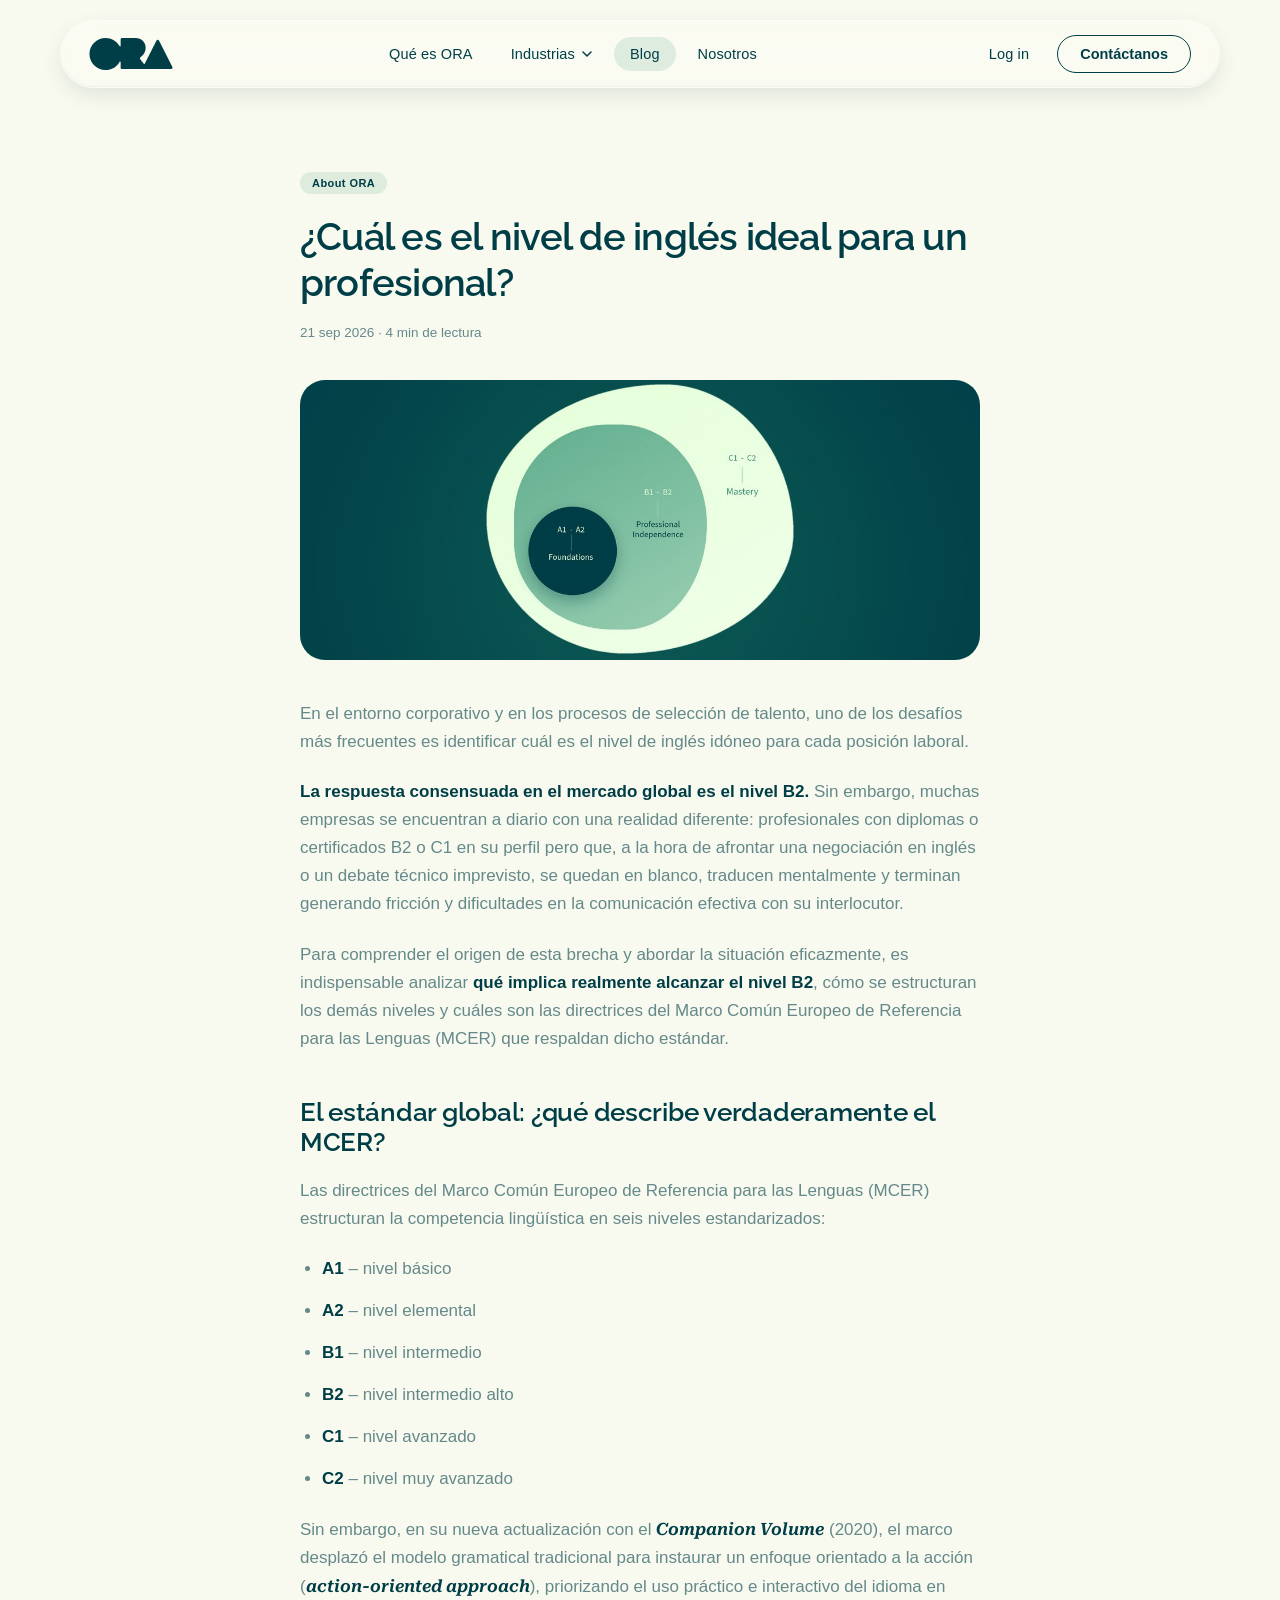
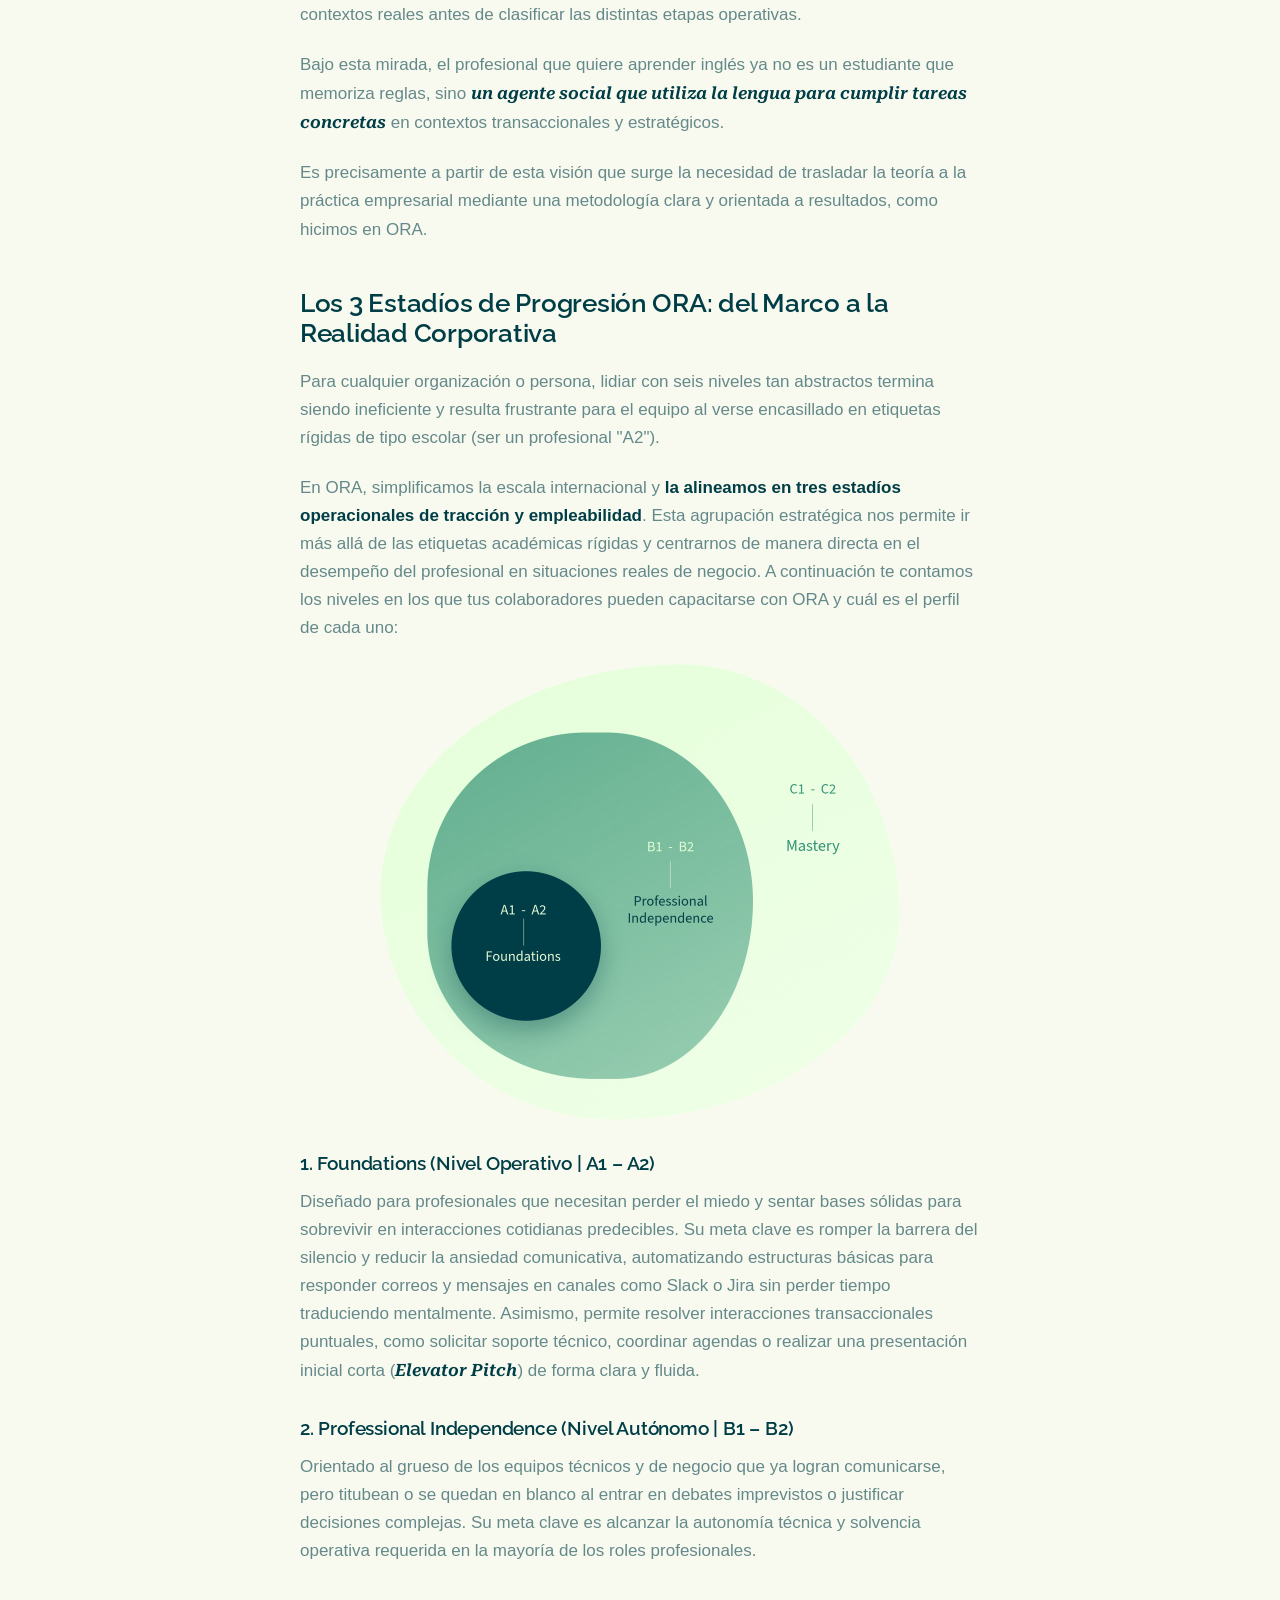
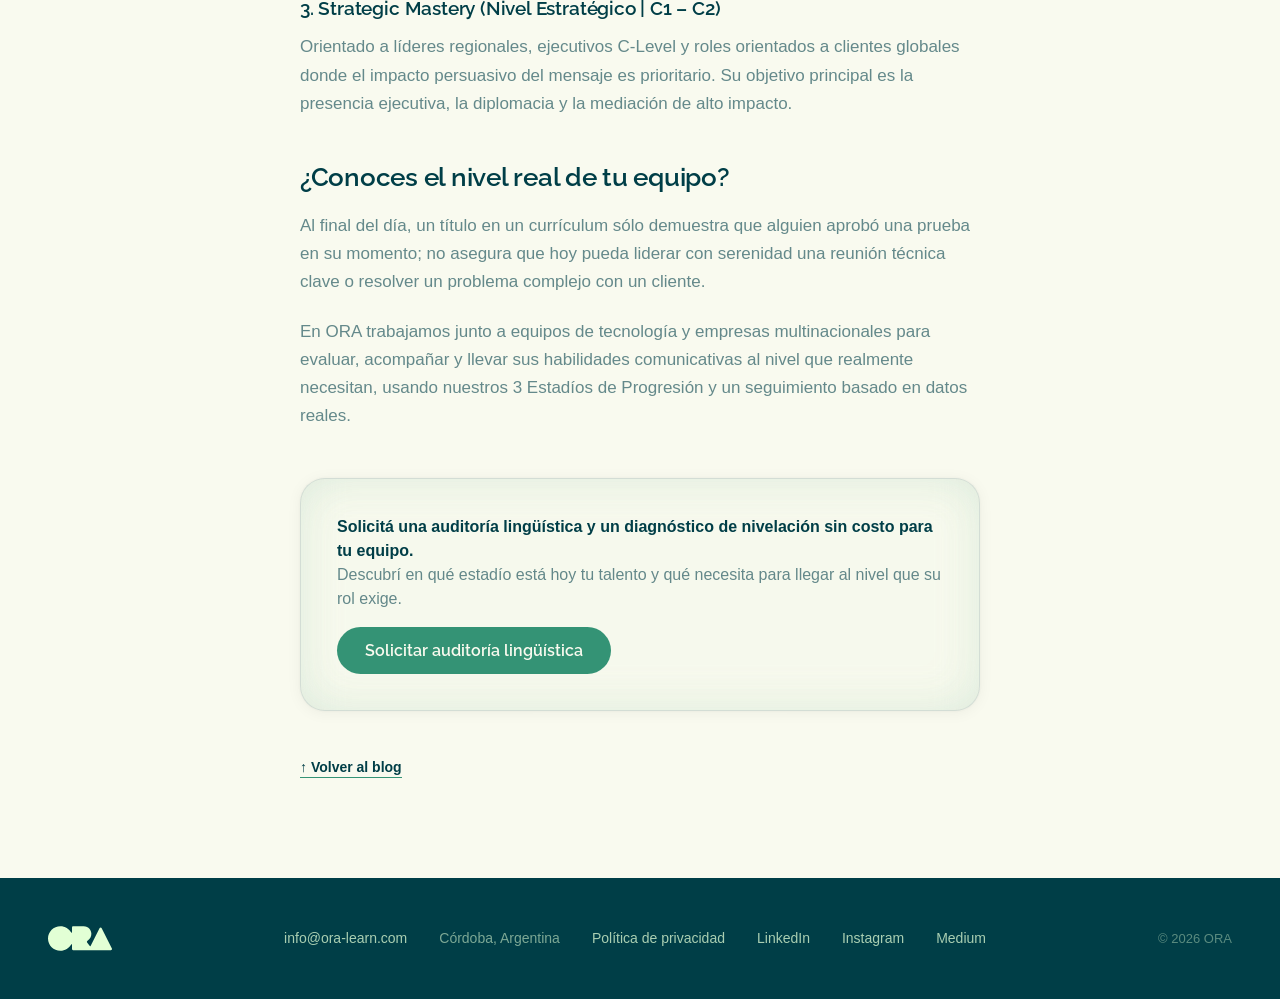
<file: blog/nivel-ingles-ideal-profesional.html>
<!DOCTYPE html>
<html lang="es">
<head>
<meta charset="utf-8">
<meta name="viewport" content="width=device-width, initial-scale=1">
<link rel="stylesheet" href="/_ds/ora-design-system-51adb563-72f8-4b51-ade4-68212e205878/tokens/colors.css">
<link rel="stylesheet" href="/_ds/ora-design-system-51adb563-72f8-4b51-ade4-68212e205878/tokens/typography.css">
<link rel="stylesheet" href="/_ds/ora-design-system-51adb563-72f8-4b51-ade4-68212e205878/tokens/spacing.css">
<link rel="stylesheet" href="/_ds/ora-design-system-51adb563-72f8-4b51-ade4-68212e205878/tokens/effects.css">
<link rel="stylesheet" href="/_ds/ora-design-system-51adb563-72f8-4b51-ade4-68212e205878/styles.css">
<title>Nivel de inglés ideal para un profesional | Blog ORA</title>
<meta name="description" content="El consenso del mercado es B2, pero un certificado no garantiza fluidez real. Cómo traducimos el MCER a tres estadíos de desempeño en situaciones de negocio.">
<meta name="content-language" content="es">
<meta name="robots" content="index, follow">
<link rel="canonical" href="https://ora-learn.com/blog/nivel-ingles-ideal-profesional">
<link rel="icon" href="/favicon.ico" sizes="any">
<link rel="icon" type="image/png" sizes="32x32" href="/favicon-32.png">
<link rel="icon" type="image/png" sizes="96x96" href="/favicon-96.png">
<link rel="icon" type="image/png" sizes="512x512" href="/favicon-512.png">
<link rel="apple-touch-icon" sizes="180x180" href="/apple-touch-icon.png">
<meta name="theme-color" content="#F9FAEF">
<meta property="og:type" content="article">
<meta property="og:url" content="https://ora-learn.com/blog/nivel-ingles-ideal-profesional">
<meta property="og:title" content="¿Cuál es el nivel de inglés ideal para un profesional?">
<meta property="og:description" content="El consenso del mercado es B2, pero un certificado no garantiza fluidez real. Cómo traducimos el MCER a tres estadíos de desempeño en situaciones de negocio.">
<meta property="og:locale" content="es_AR">
<meta property="og:image" content="https://ora-learn.com/assets/blog/nivel-ingles-ideal.jpg">
<meta property="article:published_time" content="2026-09-21">
<meta property="article:section" content="About ORA">
<meta name="twitter:card" content="summary_large_image">
<meta name="twitter:title" content="¿Cuál es el nivel de inglés ideal para un profesional?">
<meta name="twitter:description" content="El consenso del mercado es B2, pero un certificado no garantiza fluidez real. Cómo traducimos el MCER a tres estadíos de desempeño en situaciones de negocio.">
<meta name="twitter:image" content="https://ora-learn.com/assets/blog/nivel-ingles-ideal.jpg">
<script type="application/ld+json">
{"@context":"https://schema.org","@type":"BlogPosting","headline":"¿Cuál es el nivel de inglés ideal para un profesional?","description":"El consenso del mercado es B2, pero un certificado no garantiza fluidez real. Cómo traducimos el MCER a tres estadíos de desempeño en situaciones de negocio.","datePublished":"2026-09-21","author":{"@type":"Organization","name":"ORA"},"publisher":{"@type":"Organization","name":"ORA","logo":{"@type":"ImageObject","url":"https://ora-learn.com/og-image.png"}},"mainEntityOfPage":{"@type":"WebPage","@id":"https://ora-learn.com/blog/nivel-ingles-ideal-profesional"},"image":"https://ora-learn.com/assets/blog/nivel-ingles-ideal.jpg","inLanguage":"es"}
</script>
<style>
  body{margin:0;background:var(--ora-paper);overflow-x:hidden;display:flex;flex-direction:column;min-height:100vh}
  a{color:var(--ora-deep-ocean);text-decoration:none}
  a:hover{color:var(--ora-mint-green)}
  main{flex:1}

  /* ── NAVBAR (glass pill) ── */
  .ora-nav{position:sticky;top:0;z-index:50;display:flex;align-items:center;justify-content:center;padding:20px 32px}
  .ora-nav-pill{box-sizing:border-box;display:flex;align-items:center;justify-content:space-between;gap:48px;width:100%;max-width:1160px;padding:14px 28px;background:rgba(255,255,255,0.18);backdrop-filter:blur(15px);-webkit-backdrop-filter:blur(15px);border:1px solid rgba(255,255,255,0.2);border-radius:999px;box-shadow:inset 0 1px 1px rgba(255,255,255,0.6),inset 0 -1px 1px rgba(0,62,71,0.05),0 8px 20px rgba(0,62,71,0.1)}
  .ora-nav-links,.ora-nav-actions{display:flex;align-items:center}
  .ora-nav-links{gap:6px}
  .ora-nav-actions{gap:12px;flex-shrink:0}
  header .nav-link{font-family:var(--font-body);font-size:14.5px;color:var(--ora-deep-ocean);letter-spacing:0.01em;white-space:nowrap;padding:9px 16px;border-radius:999px;transition:background 180ms ease}
  header .nav-link:hover{background:rgba(52,147,117,0.14);color:var(--ora-deep-ocean)}
  header .nav-link[aria-current="page"]{background:rgba(52,147,117,0.14)}
  header .nav-cta{position:relative;font-family:var(--font-body);font-size:14.5px;font-weight:600;padding:10px 22px;border:1px solid var(--ora-deep-ocean);border-radius:999px;color:var(--ora-deep-ocean);white-space:nowrap;transition:background 180ms ease,color 180ms ease,border-color 180ms ease}
  header .nav-cta::before{content:'';position:absolute;inset:-14px;border-radius:999px;background:rgba(52,147,117,0.55);filter:blur(16px);opacity:0;z-index:-1;transition:opacity 220ms ease}
  header .nav-cta:hover{background:var(--ora-mint-green);border-color:var(--ora-mint-green);color:var(--ora-paper)}
  header .nav-cta:hover::before{opacity:1}

  /* ── ARTICLE ── */
  .article-thumb{width:100%;max-width:680px;height:280px;border-radius:25px;display:block;margin:0 auto;object-fit:cover;object-position:center 30%;background:linear-gradient(135deg, rgba(52,147,117,0.35), rgba(226,255,213,0.55))}
  .article-body{max-width:680px;margin:0 auto}
  .article-body p{margin:0 0 22px;font-family:var(--font-body);font-weight:400;font-size:17px;line-height:1.65;color:var(--text-muted)}
  .article-body em{font-family:var(--font-accent);font-style:italic;font-weight:600;color:var(--ora-deep-ocean)}
  .article-body h2{margin:44px 0 20px;font-family:var(--font-display);font-weight:600;font-size:26px;letter-spacing:-0.01em;color:var(--ora-deep-ocean)}
  .article-body h3{margin:32px 0 14px;font-family:var(--font-display);font-weight:600;font-size:19px;letter-spacing:-0.01em;color:var(--ora-deep-ocean)}
  .article-body ul{margin:0 0 22px;padding-left:22px;display:flex;flex-direction:column;gap:14px}
  .article-body ul li{font-family:var(--font-body);font-weight:400;font-size:17px;line-height:1.65;color:var(--text-muted)}
  .article-figure{margin:8px 0 32px}
  .article-figure img{display:block;width:100%;max-width:520px;height:auto;margin:0 auto}
  .article-cta{display:flex;flex-direction:column;align-items:flex-start;gap:16px;background:var(--surface-glass-light);backdrop-filter:blur(21.6px);box-shadow:var(--glass-shadow-light);border:1px solid rgba(0,62,71,0.14);border-radius:25px;padding:36px;margin:48px 0 0}
  .article-cta p{margin:0;font-family:var(--font-body);font-weight:400;font-size:16px;line-height:1.5;color:var(--text-muted)}
  .article-cta a{font-family:var(--font-display);font-weight:600;font-size:16px;color:#F9FAEF;background:#349375;padding:14px 28px;border-radius:999px;transition:background-color 180ms ease}
  .article-cta a:hover{background-color:#2a7d63;color:#F9FAEF}

  @media (max-width:768px){
    .ora-nav{padding:14px 20px !important}
    .ora-nav-pill{padding:10px 16px !important;gap:16px !important}
    header .nav-link{display:none}
    header .header-logo{width:64px !important;height:25px !important}
    header .header-logo svg{width:100%;height:auto;display:block}
    .article-hero{padding:56px 24px 32px !important}
    .article-hero h1{font-size:28px !important}
    .article-sec{padding:0 24px 64px !important}
    .article-thumb{height:190px !important}
  }
</style>
<link rel="stylesheet" href="/nav-mobile.css">
<script src="/nav-mobile.js" defer></script>
</head>
<body>

<header class="ora-nav">
  <div class="ora-nav-pill">
    <a href="/" aria-label="ORA | inicio" class="header-logo" style="display:block;width:84px;height:32px;color:var(--ora-deep-ocean);flex-shrink:0">
      <svg viewBox="0 0 3081 1187" width="84" height="32" aria-hidden="true"><path d="M 1713.21 0 C 1713.485 0 1713.709 0.223 1713.709 0.495 C 1713.709 0.757 1713.928 0.972 1714.19 0.987 C 2152.968 26.228 2190.444 530.522 1902.259 704.197 C 1872.751 721.979 1861.536 761.925 1882.975 788.804 L 2021.425 962.377 C 2029.157 972.07 2044.401 970.496 2049.966 959.431 L 2486.86 90.743 C 2505.664 53.356 2559.328 53.356 2578.132 90.743 L 3075.547 1079.771 C 3092.51 1113.499 3067.842 1153.182 3029.911 1153.182 L 1207.57 1153.182 C 1179.391 1153.182 1156.546 1130.471 1156.546 1102.456 L 1156.546 894.53 C 1156.546 875.687 1126.072 869.272 1116.727 885.666 C 1014.18 1065.587 819.846 1187 596.982 1187 C 267.278 1187 0 921.281 0 593.5 C 0 265.719 267.278 0 596.982 0 C 819.845 0 1014.179 121.414 1116.727 301.334 C 1126.072 317.726 1156.545 311.312 1156.546 292.47 L 1156.546 50.726 C 1156.547 22.711 1179.391 0 1207.57 0 L 1713.21 0 Z" fill="currentColor" fill-rule="nonzero"></path></svg>
    </a>
    <nav aria-label="Principal" class="ora-nav-links">
      <a href="/#que-es-ora" class="nav-link">Qué es ORA</a>
      <div class="nav-dd">
        <button type="button" class="nav-link nav-dd-btn" aria-expanded="false" aria-haspopup="true" aria-controls="nav-dd-menu">Industrias<svg class="nav-dd-chev" width="10" height="6" viewBox="0 0 10 6" fill="none" aria-hidden="true"><path d="M1 1l4 4 4-4" stroke="currentColor" stroke-width="1.5" stroke-linecap="round" stroke-linejoin="round"/></svg></button>
        <div class="nav-dd-menu" id="nav-dd-menu">
          <a href="/ingles-para-futbolistas">Inglés para futbolistas</a>
          <a href="/english-for-tech">Inglés para tecnología</a>
        </div>
      </div>
      <a href="/blog" class="nav-link" aria-current="page">Blog</a>
      <a href="/quienes-somos" class="nav-link">Nosotros</a>
    </nav>
    <div class="ora-nav-actions">
      <a href="https://app.ora-learn.com/login" class="nav-link">Log in</a>
      <a href="/#contacto" class="nav-cta">Contáctanos</a>
    </div>
  </div>
</header>

<main>
  <article>
    <section class="article-hero" aria-label="Nivel de inglés ideal" style="position:relative;background:var(--ora-paper);padding:64px 48px 40px;display:flex;flex-direction:column;align-items:center">
      <div style="width:100%;max-width:680px;margin:0 auto;display:flex;flex-direction:column;align-items:flex-start;gap:20px">
        <span style="font-family:var(--font-body);font-size:11px;font-weight:600;letter-spacing:0.04em;color:var(--ora-deep-ocean);background:rgba(52,147,117,0.14);padding:5px 12px;border-radius:999px">About ORA</span>
        <h1 style="margin:0;font-family:var(--font-display);font-weight:600;font-size:38px;line-height:1.2;letter-spacing:-0.02em;color:var(--ora-deep-ocean)">¿Cuál es el nivel de inglés ideal para un profesional?</h1>
        <span style="font-family:var(--font-body);font-size:13.5px;color:var(--text-muted)"><time datetime="2026-09-21">21 sep 2026</time> · 4 min de lectura</span>
      </div>
    </section>

    <div style="padding:0 48px">
      <img class="article-thumb" src="/assets/blog/nivel-ingles-ideal.jpg" alt="Tres círculos anidados que representan los estadíos Foundations, Professional Independence y Strategic Mastery" width="1200" height="896">
    </div>

    <section class="article-sec" aria-label="Artículo" style="position:relative;background:var(--ora-paper);padding:40px 48px 100px;display:flex;justify-content:center">
      <div class="article-body">

        <p>En el entorno corporativo y en los procesos de selección de talento, uno de los desafíos más frecuentes es identificar cuál es el nivel de inglés idóneo para cada posición laboral.</p>

        <p><strong style="color:var(--ora-deep-ocean)">La respuesta consensuada en el mercado global es el nivel B2.</strong> Sin embargo, muchas empresas se encuentran a diario con una realidad diferente: profesionales con diplomas o certificados B2 o C1 en su perfil pero que, a la hora de afrontar una negociación en inglés o un debate técnico imprevisto, se quedan en blanco, traducen mentalmente y terminan generando fricción y dificultades en la comunicación efectiva con su interlocutor.</p>

        <p>Para comprender el origen de esta brecha y abordar la situación eficazmente, es indispensable analizar <strong style="color:var(--ora-deep-ocean)">qué implica realmente alcanzar el nivel B2</strong>, cómo se estructuran los demás niveles y cuáles son las directrices del Marco Común Europeo de Referencia para las Lenguas (MCER) que respaldan dicho estándar.</p>

        <h2>El estándar global: ¿qué describe verdaderamente el MCER?</h2>

        <p>Las directrices del Marco Común Europeo de Referencia para las Lenguas (MCER) estructuran la competencia lingüística en seis niveles estandarizados:</p>

        <ul>
          <li><strong style="color:var(--ora-deep-ocean)">A1</strong> – nivel básico</li>
          <li><strong style="color:var(--ora-deep-ocean)">A2</strong> – nivel elemental</li>
          <li><strong style="color:var(--ora-deep-ocean)">B1</strong> – nivel intermedio</li>
          <li><strong style="color:var(--ora-deep-ocean)">B2</strong> – nivel intermedio alto</li>
          <li><strong style="color:var(--ora-deep-ocean)">C1</strong> – nivel avanzado</li>
          <li><strong style="color:var(--ora-deep-ocean)">C2</strong> – nivel muy avanzado</li>
        </ul>

        <p>Sin embargo, en su nueva actualización con el <em>Companion Volume</em> (2020), el marco desplazó el modelo gramatical tradicional para instaurar un enfoque orientado a la acción (<em>action-oriented approach</em>), priorizando el uso práctico e interactivo del idioma en contextos reales antes de clasificar las distintas etapas operativas.</p>

        <p>Bajo esta mirada, el profesional que quiere aprender inglés ya no es un estudiante que memoriza reglas, sino <em>un agente social que utiliza la lengua para cumplir tareas concretas</em> en contextos transaccionales y estratégicos.</p>

        <p>Es precisamente a partir de esta visión que surge la necesidad de trasladar la teoría a la práctica empresarial mediante una metodología clara y orientada a resultados, como hicimos en ORA.</p>

        <h2>Los 3 Estadíos de Progresión ORA: del Marco a la Realidad Corporativa</h2>

        <p>Para cualquier organización o persona, lidiar con seis niveles tan abstractos termina siendo ineficiente y resulta frustrante para el equipo al verse encasillado en etiquetas rígidas de tipo escolar (ser un profesional "A2").</p>

        <p>En ORA, simplificamos la escala internacional y <strong style="color:var(--ora-deep-ocean)">la alineamos en tres estadíos operacionales de tracción y empleabilidad</strong>. Esta agrupación estratégica nos permite ir más allá de las etiquetas académicas rígidas y centrarnos de manera directa en el desempeño del profesional en situaciones reales de negocio. A continuación te contamos los niveles en los que tus colaboradores pueden capacitarse con ORA y cuál es el perfil de cada uno:</p>

        <figure class="article-figure">
          <img src="/assets/blog/nivel-ingles-ideal-estadios.jpg" alt="Los 3 estadíos de progresión ORA: Foundations (A1–A2) dentro de Professional Independence (B1–B2), dentro de Mastery (C1–C2)" width="1040" height="912" loading="lazy">
        </figure>

        <h3>1. Foundations (Nivel Operativo | A1 – A2)</h3>

        <p>Diseñado para profesionales que necesitan perder el miedo y sentar bases sólidas para sobrevivir en interacciones cotidianas predecibles. Su meta clave es romper la barrera del silencio y reducir la ansiedad comunicativa, automatizando estructuras básicas para responder correos y mensajes en canales como Slack o Jira sin perder tiempo traduciendo mentalmente. Asimismo, permite resolver interacciones transaccionales puntuales, como solicitar soporte técnico, coordinar agendas o realizar una presentación inicial corta (<em>Elevator Pitch</em>) de forma clara y fluida.</p>

        <h3>2. Professional Independence (Nivel Autónomo | B1 – B2)</h3>

        <p>Orientado al grueso de los equipos técnicos y de negocio que ya logran comunicarse, pero titubean o se quedan en blanco al entrar en debates imprevistos o justificar decisiones complejas. Su meta clave es alcanzar la autonomía técnica y solvencia operativa requerida en la mayoría de los roles profesionales.</p>

        <h3>3. Strategic Mastery (Nivel Estratégico | C1 – C2)</h3>

        <p>Orientado a líderes regionales, ejecutivos C-Level y roles orientados a clientes globales donde el impacto persuasivo del mensaje es prioritario. Su objetivo principal es la presencia ejecutiva, la diplomacia y la mediación de alto impacto.</p>

        <h2>¿Conoces el nivel real de tu equipo?</h2>

        <p>Al final del día, un título en un currículum sólo demuestra que alguien aprobó una prueba en su momento; no asegura que hoy pueda liderar con serenidad una reunión técnica clave o resolver un problema complejo con un cliente.</p>

        <p>En ORA trabajamos junto a equipos de tecnología y empresas multinacionales para evaluar, acompañar y llevar sus habilidades comunicativas al nivel que realmente necesitan, usando nuestros 3 Estadíos de Progresión y un seguimiento basado en datos reales.</p>

        <div class="article-cta">
          <p><strong style="color:var(--ora-deep-ocean)">Solicitá una auditoría lingüística y un diagnóstico de nivelación sin costo para tu equipo.</strong><br>Descubrí en qué estadío está hoy tu talento y qué necesita para llegar al nivel que su rol exige.</p>
          <a href="/#contacto">Solicitar auditoría lingüística</a>
        </div>

        <a href="/blog" style="display:inline-block;margin-top:48px;font-family:var(--font-body);font-size:14px;font-weight:600;color:var(--ora-deep-ocean);border-bottom:1.5px solid var(--ora-mint-green);padding-bottom:2px">↑ Volver al blog</a>
      </div>
    </section>
  </article>
</main>

<footer style="background:var(--ora-deep-ocean);padding:48px;display:flex;flex-wrap:wrap;align-items:center;justify-content:space-between;gap:24px">
  <a href="/" aria-label="ORA | volver al inicio" style="width:64px;height:25px;color:var(--ora-lime-green);display:block">
    <svg viewBox="0 0 3081 1187" width="64" height="25"><path d="M 1713.21 0 C 1713.485 0 1713.709 0.223 1713.709 0.495 C 1713.709 0.757 1713.928 0.972 1714.19 0.987 C 2152.968 26.228 2190.444 530.522 1902.259 704.197 C 1872.751 721.979 1861.536 761.925 1882.975 788.804 L 2021.425 962.377 C 2029.157 972.07 2044.401 970.496 2049.966 959.431 L 2486.86 90.743 C 2505.664 53.356 2559.328 53.356 2578.132 90.743 L 3075.547 1079.771 C 3092.51 1113.499 3067.842 1153.182 3029.911 1153.182 L 1207.57 1153.182 C 1179.391 1153.182 1156.546 1130.471 1156.546 1102.456 L 1156.546 894.53 C 1156.546 875.687 1126.072 869.272 1116.727 885.666 C 1014.18 1065.587 819.846 1187 596.982 1187 C 267.278 1187 0 921.281 0 593.5 C 0 265.719 267.278 0 596.982 0 C 819.845 0 1014.179 121.414 1116.727 301.334 C 1126.072 317.726 1156.545 311.312 1156.546 292.47 L 1156.546 50.726 C 1156.547 22.711 1179.391 0 1207.57 0 L 1713.21 0 Z" fill="currentColor" fill-rule="nonzero"></path></svg>
  </a>
  <div style="display:flex;flex-wrap:wrap;gap:32px;align-items:center">
    <a href="mailto:info@ora-learn.com" style="font-family:'Inter',sans-serif;font-size:14px;color:rgba(226,255,213,0.75);text-decoration:none">info@ora-learn.com</a>
    <span style="font-family:'Inter',sans-serif;font-size:14px;color:rgba(226,255,213,0.55)">Córdoba, Argentina</span>
    <a href="/politica-privacidad" style="font-family:'Inter',sans-serif;font-size:14px;color:rgba(226,255,213,0.75);text-decoration:none">Política de privacidad</a>
    <a href="https://www.linkedin.com/company/135297198" target="_blank" rel="noopener noreferrer" style="font-family:'Inter',sans-serif;font-size:14px;color:rgba(226,255,213,0.75);text-decoration:none">LinkedIn</a>
    <a href="https://www.instagram.com/ora.learn/" target="_blank" rel="noopener noreferrer" style="font-family:'Inter',sans-serif;font-size:14px;color:rgba(226,255,213,0.75);text-decoration:none">Instagram</a>
    <a href="https://medium.com/@info_32615" target="_blank" rel="noopener noreferrer" style="font-family:'Inter',sans-serif;font-size:14px;color:rgba(226,255,213,0.75);text-decoration:none">Medium</a>
  </div>
  <span style="font-family:'Inter',sans-serif;font-size:13px;color:rgba(226,255,213,0.4)">© 2026 ORA</span>
</footer>

</body>
</html>
</file>
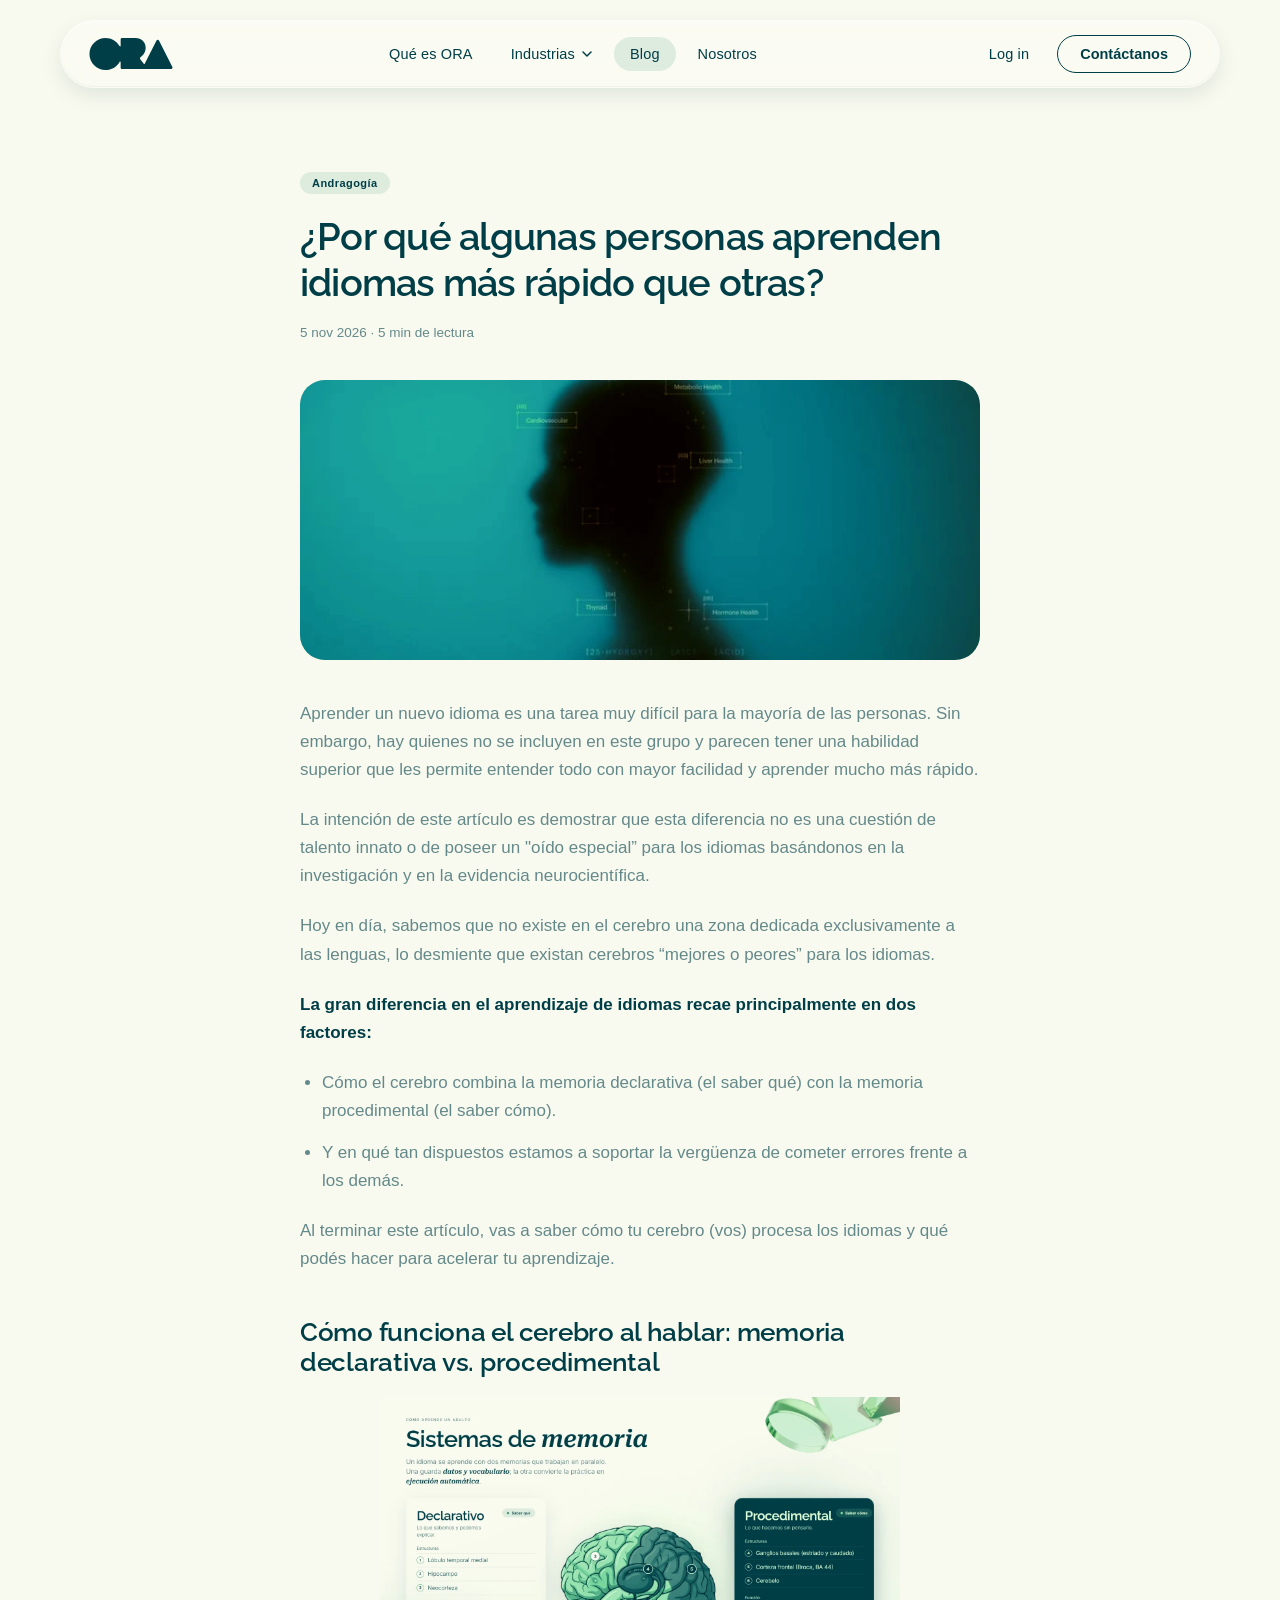
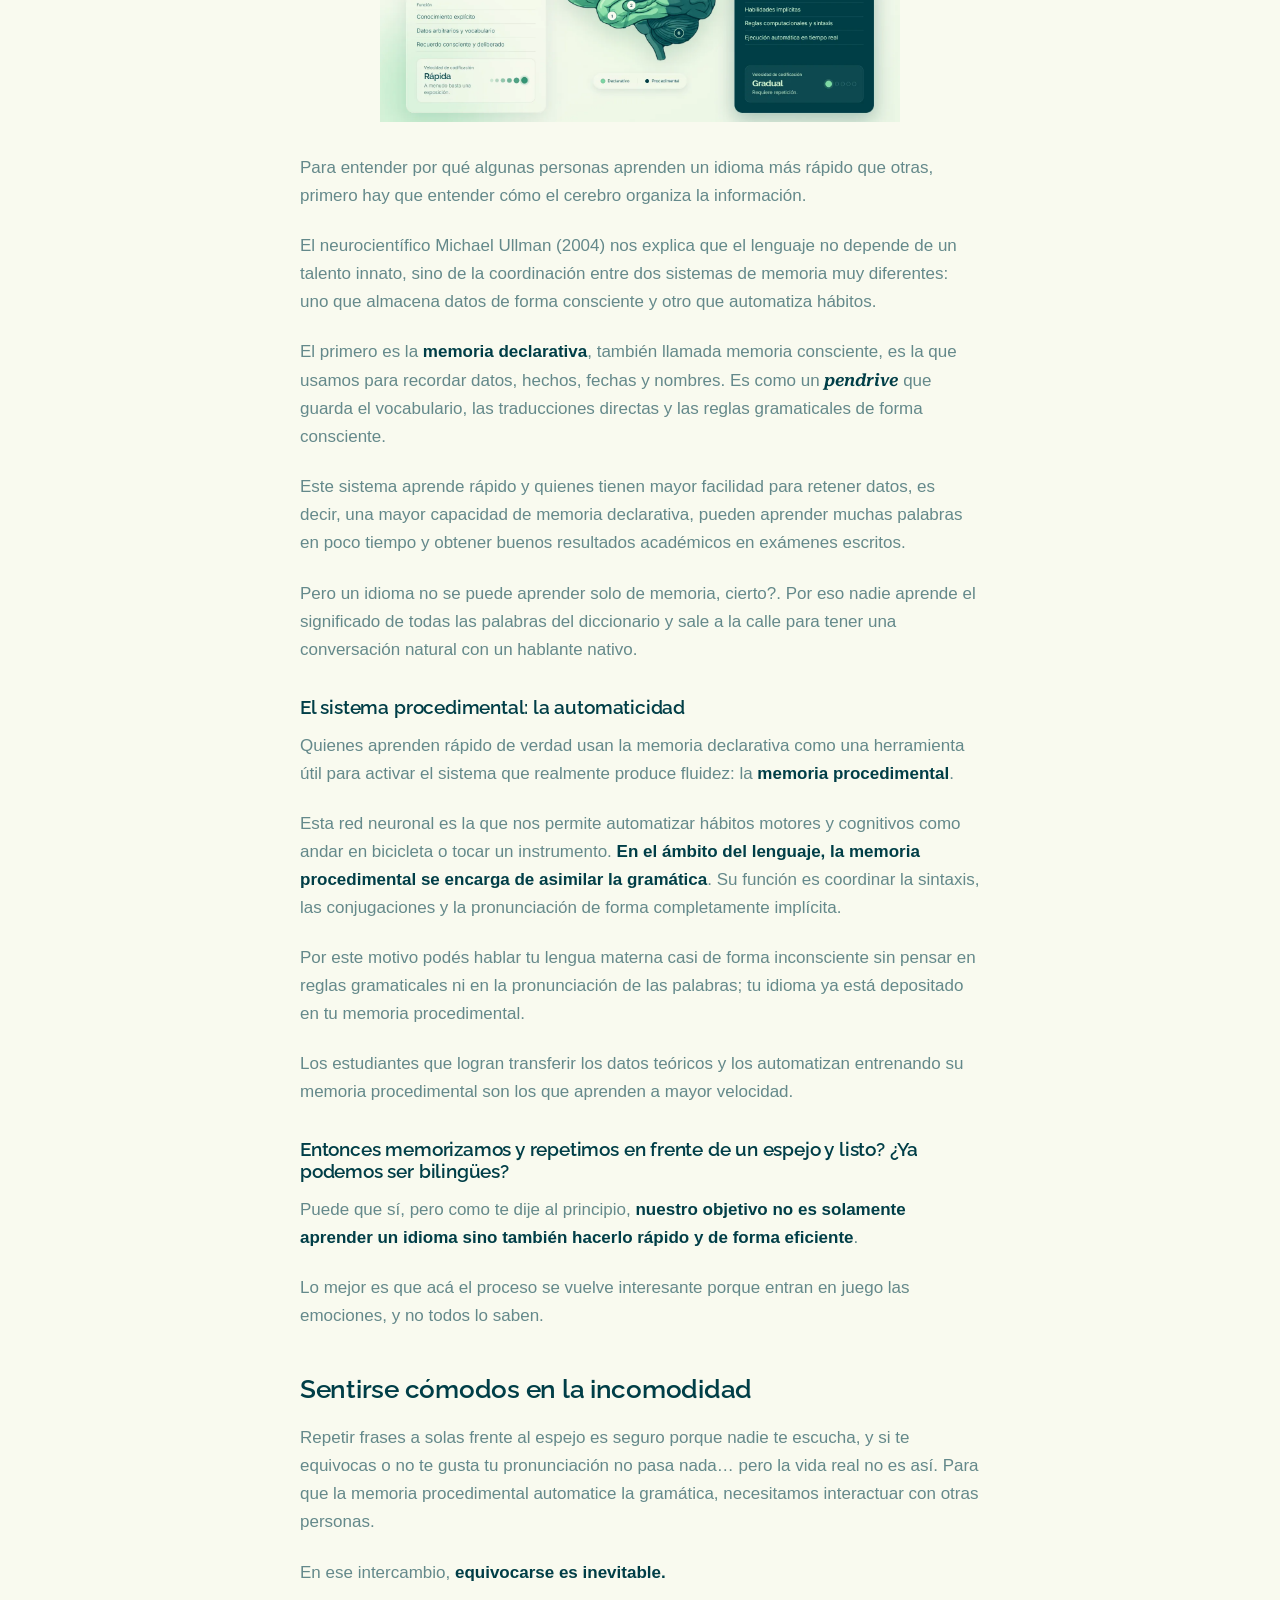
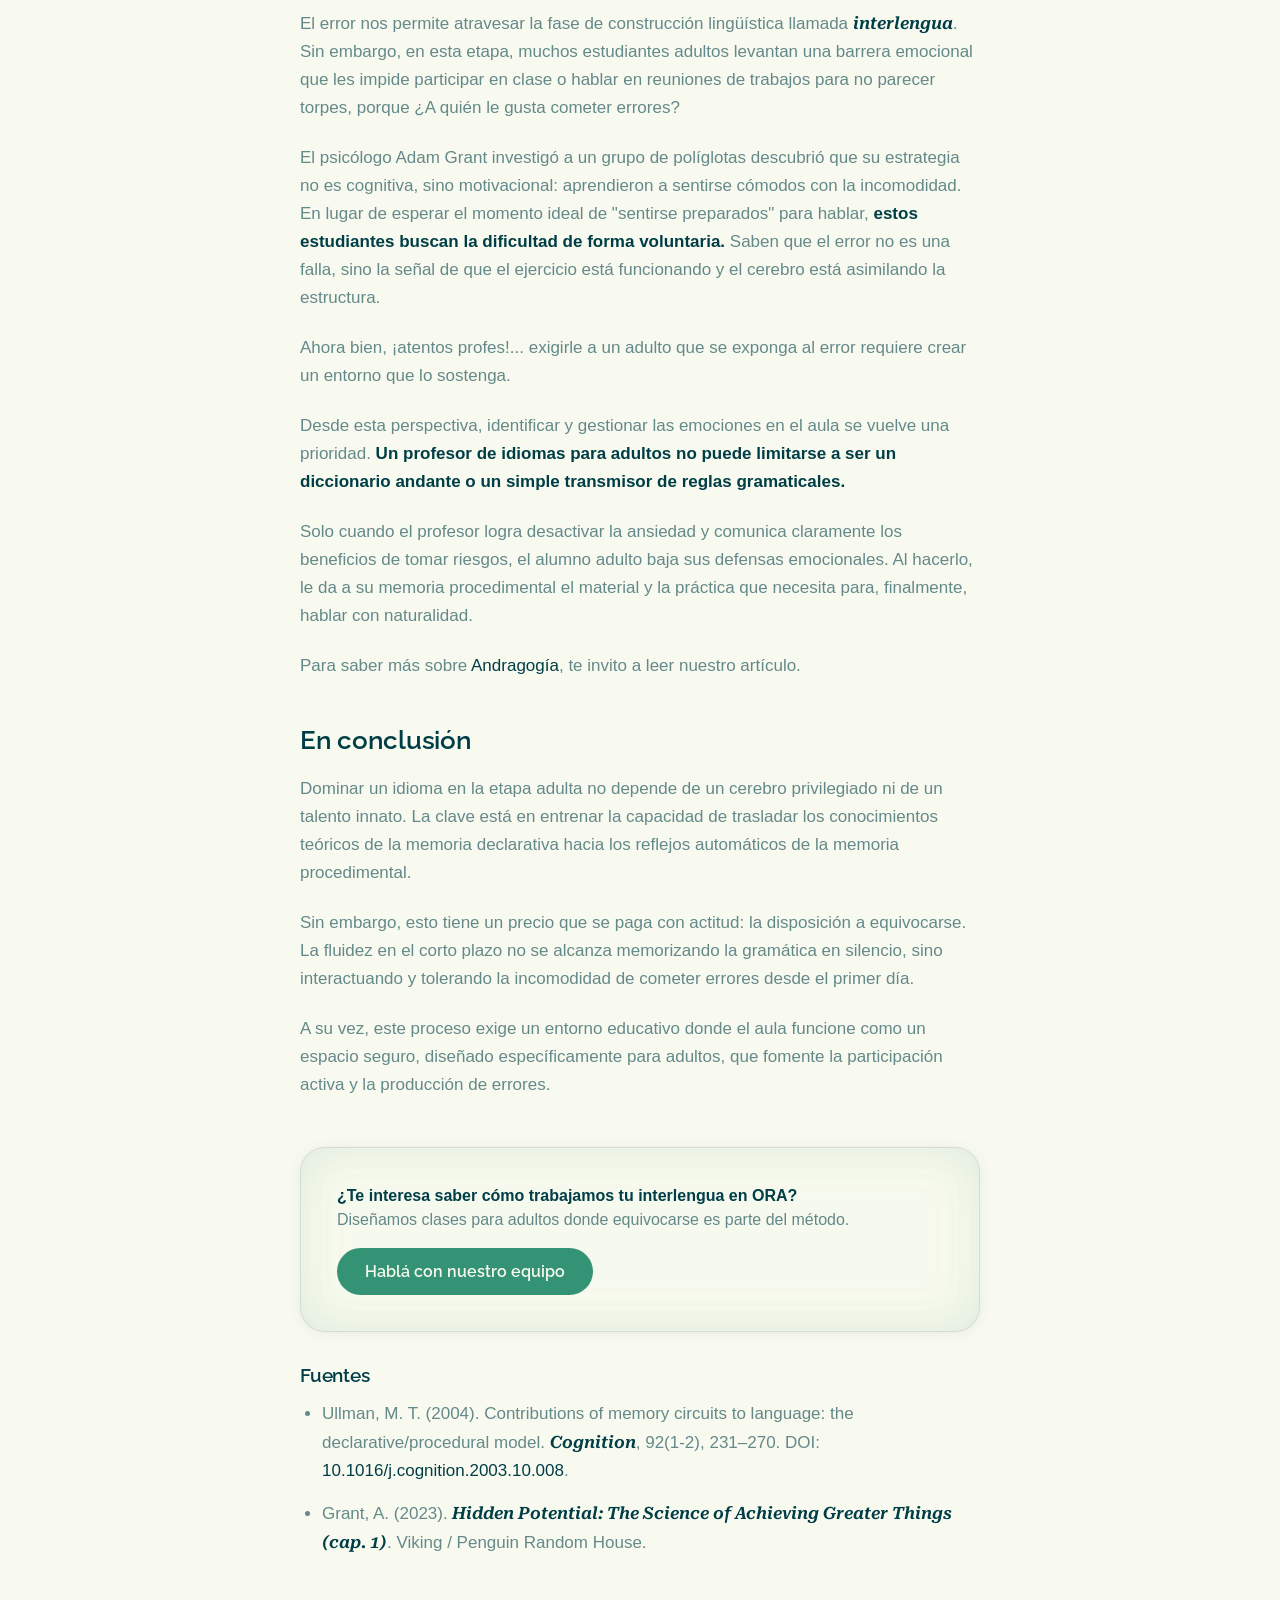
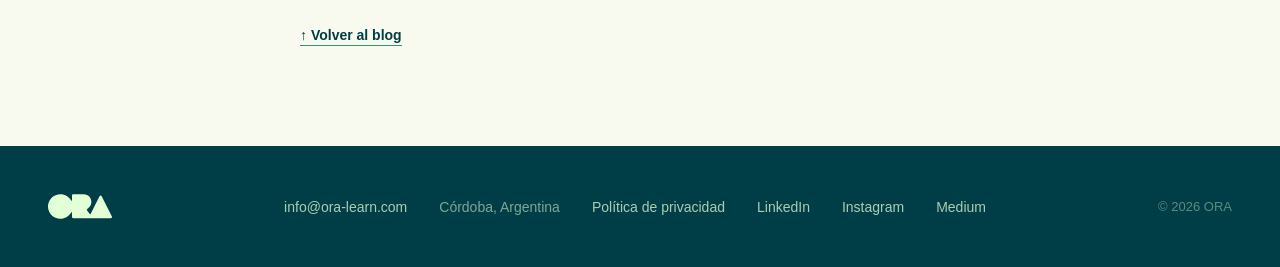
<file: blog/porque-algunos-adultos-aprenden-idiomas-mas-rapido.html>
<!DOCTYPE html>
<html lang="es">
<head>
<meta charset="utf-8">
<meta name="viewport" content="width=device-width, initial-scale=1">
<link rel="stylesheet" href="/_ds/ora-design-system-51adb563-72f8-4b51-ade4-68212e205878/tokens/colors.css">
<link rel="stylesheet" href="/_ds/ora-design-system-51adb563-72f8-4b51-ade4-68212e205878/tokens/typography.css">
<link rel="stylesheet" href="/_ds/ora-design-system-51adb563-72f8-4b51-ade4-68212e205878/tokens/spacing.css">
<link rel="stylesheet" href="/_ds/ora-design-system-51adb563-72f8-4b51-ade4-68212e205878/tokens/effects.css">
<link rel="stylesheet" href="/_ds/ora-design-system-51adb563-72f8-4b51-ade4-68212e205878/styles.css">
<title>¿Por qué algunos adultos aprenden idiomas más rápido? | Blog ORA</title>
<meta name="description" content="Descubre qué dice la neurociencia sobre cómo los adultos aprenden idiomas. Claves sobre memoria declarativa, procedimental y cómo superar el miedo a equivocarse.">
<meta name="content-language" content="es">
<meta name="robots" content="index, follow">
<link rel="canonical" href="https://ora-learn.com/blog/porque-algunos-adultos-aprenden-idiomas-mas-rapido">
<link rel="icon" href="/favicon.ico" sizes="any">
<link rel="icon" type="image/png" sizes="32x32" href="/favicon-32.png">
<link rel="icon" type="image/png" sizes="96x96" href="/favicon-96.png">
<link rel="icon" type="image/png" sizes="512x512" href="/favicon-512.png">
<link rel="apple-touch-icon" sizes="180x180" href="/apple-touch-icon.png">
<meta name="theme-color" content="#F9FAEF">
<meta property="og:type" content="article">
<meta property="og:url" content="https://ora-learn.com/blog/porque-algunos-adultos-aprenden-idiomas-mas-rapido">
<meta property="og:title" content="¿Por qué algunas personas aprenden idiomas más rápido que otras?">
<meta property="og:description" content="Descubre qué dice la neurociencia sobre cómo los adultos aprenden idiomas. Claves sobre memoria declarativa, procedimental y cómo superar el miedo a equivocarse.">
<meta property="og:locale" content="es_AR">
<meta property="og:image" content="https://ora-learn.com/assets/blog/adultos-aprenden-idiomas-rapido.webp">
<meta property="article:published_time" content="2026-11-05">
<meta property="article:section" content="Andragogía">
<meta name="twitter:card" content="summary_large_image">
<meta name="twitter:title" content="¿Por qué algunas personas aprenden idiomas más rápido que otras?">
<meta name="twitter:description" content="Descubre qué dice la neurociencia sobre cómo los adultos aprenden idiomas. Claves sobre memoria declarativa, procedimental y cómo superar el miedo a equivocarse.">
<meta name="twitter:image" content="https://ora-learn.com/assets/blog/adultos-aprenden-idiomas-rapido.webp">
<script type="application/ld+json">
{"@context":"https://schema.org","@type":"BlogPosting","headline":"¿Por qué algunas personas aprenden idiomas más rápido que otras?","description":"Descubre qué dice la neurociencia sobre cómo los adultos aprenden idiomas. Claves sobre memoria declarativa, procedimental y cómo superar el miedo a equivocarse.","datePublished":"2026-11-05","author":{"@type":"Organization","name":"ORA"},"publisher":{"@type":"Organization","name":"ORA","logo":{"@type":"ImageObject","url":"https://ora-learn.com/og-image.png"}},"mainEntityOfPage":{"@type":"WebPage","@id":"https://ora-learn.com/blog/porque-algunos-adultos-aprenden-idiomas-mas-rapido"},"image":"https://ora-learn.com/assets/blog/adultos-aprenden-idiomas-rapido.webp","inLanguage":"es"}
</script>
<style>
  body{margin:0;background:var(--ora-paper);overflow-x:hidden;display:flex;flex-direction:column;min-height:100vh}
  a{color:var(--ora-deep-ocean);text-decoration:none}
  a:hover{color:var(--ora-mint-green)}
  main{flex:1}

  /* ── NAVBAR (glass pill) ── */
  .ora-nav{position:sticky;top:0;z-index:50;display:flex;align-items:center;justify-content:center;padding:20px 32px}
  .ora-nav-pill{box-sizing:border-box;display:flex;align-items:center;justify-content:space-between;gap:48px;width:100%;max-width:1160px;padding:14px 28px;background:rgba(255,255,255,0.18);backdrop-filter:blur(15px);-webkit-backdrop-filter:blur(15px);border:1px solid rgba(255,255,255,0.2);border-radius:999px;box-shadow:inset 0 1px 1px rgba(255,255,255,0.6),inset 0 -1px 1px rgba(0,62,71,0.05),0 8px 20px rgba(0,62,71,0.1)}
  .ora-nav-links,.ora-nav-actions{display:flex;align-items:center}
  .ora-nav-links{gap:6px}
  .ora-nav-actions{gap:12px;flex-shrink:0}
  header .nav-link{font-family:var(--font-body);font-size:14.5px;color:var(--ora-deep-ocean);letter-spacing:0.01em;white-space:nowrap;padding:9px 16px;border-radius:999px;transition:background 180ms ease}
  header .nav-link:hover{background:rgba(52,147,117,0.14);color:var(--ora-deep-ocean)}
  header .nav-link[aria-current="page"]{background:rgba(52,147,117,0.14)}
  header .nav-cta{position:relative;font-family:var(--font-body);font-size:14.5px;font-weight:600;padding:10px 22px;border:1px solid var(--ora-deep-ocean);border-radius:999px;color:var(--ora-deep-ocean);white-space:nowrap;transition:background 180ms ease,color 180ms ease,border-color 180ms ease}
  header .nav-cta::before{content:'';position:absolute;inset:-14px;border-radius:999px;background:rgba(52,147,117,0.55);filter:blur(16px);opacity:0;z-index:-1;transition:opacity 220ms ease}
  header .nav-cta:hover{background:var(--ora-mint-green);border-color:var(--ora-mint-green);color:var(--ora-paper)}
  header .nav-cta:hover::before{opacity:1}

  /* ── ARTICLE ── */
  .article-thumb{width:100%;max-width:680px;height:280px;border-radius:25px;display:block;margin:0 auto;object-fit:cover;object-position:center 30%;background:linear-gradient(135deg, rgba(52,147,117,0.35), rgba(226,255,213,0.55))}
  .article-body{max-width:680px;margin:0 auto}
  .article-body p{margin:0 0 22px;font-family:var(--font-body);font-weight:400;font-size:17px;line-height:1.65;color:var(--text-muted)}
  .article-body em{font-family:var(--font-accent);font-style:italic;font-weight:600;color:var(--ora-deep-ocean)}
  .article-body h2{margin:44px 0 20px;font-family:var(--font-display);font-weight:600;font-size:26px;letter-spacing:-0.01em;color:var(--ora-deep-ocean)}
  .article-body h3{margin:32px 0 14px;font-family:var(--font-display);font-weight:600;font-size:19px;letter-spacing:-0.01em;color:var(--ora-deep-ocean)}
  .article-body ul{margin:0 0 22px;padding-left:22px;display:flex;flex-direction:column;gap:14px}
  .article-body ul li{font-family:var(--font-body);font-weight:400;font-size:17px;line-height:1.65;color:var(--text-muted)}
  .article-figure{margin:8px 0 32px}
  .article-figure img{display:block;width:100%;max-width:520px;height:auto;margin:0 auto}
  .article-cta{display:flex;flex-direction:column;align-items:flex-start;gap:16px;background:var(--surface-glass-light);backdrop-filter:blur(21.6px);box-shadow:var(--glass-shadow-light);border:1px solid rgba(0,62,71,0.14);border-radius:25px;padding:36px;margin:48px 0 0}
  .article-cta p{margin:0;font-family:var(--font-body);font-weight:400;font-size:16px;line-height:1.5;color:var(--text-muted)}
  .article-cta a{font-family:var(--font-display);font-weight:600;font-size:16px;color:#F9FAEF;background:#349375;padding:14px 28px;border-radius:999px;transition:background-color 180ms ease}
  .article-cta a:hover{background-color:#2a7d63;color:#F9FAEF}

  @media (max-width:768px){
    .ora-nav{padding:14px 20px !important}
    .ora-nav-pill{padding:10px 16px !important;gap:16px !important}
    header .nav-link{display:none}
    header .header-logo{width:64px !important;height:25px !important}
    header .header-logo svg{width:100%;height:auto;display:block}
    .article-hero{padding:56px 24px 32px !important}
    .article-hero h1{font-size:28px !important}
    .article-sec{padding:0 24px 64px !important}
    .article-thumb{height:190px !important}
  }
</style>
<link rel="stylesheet" href="/nav-mobile.css">
<script src="/nav-mobile.js" defer></script>
</head>
<body>

<header class="ora-nav">
  <div class="ora-nav-pill">
    <a href="/" aria-label="ORA | inicio" class="header-logo" style="display:block;width:84px;height:32px;color:var(--ora-deep-ocean);flex-shrink:0">
      <svg viewBox="0 0 3081 1187" width="84" height="32" aria-hidden="true"><path d="M 1713.21 0 C 1713.485 0 1713.709 0.223 1713.709 0.495 C 1713.709 0.757 1713.928 0.972 1714.19 0.987 C 2152.968 26.228 2190.444 530.522 1902.259 704.197 C 1872.751 721.979 1861.536 761.925 1882.975 788.804 L 2021.425 962.377 C 2029.157 972.07 2044.401 970.496 2049.966 959.431 L 2486.86 90.743 C 2505.664 53.356 2559.328 53.356 2578.132 90.743 L 3075.547 1079.771 C 3092.51 1113.499 3067.842 1153.182 3029.911 1153.182 L 1207.57 1153.182 C 1179.391 1153.182 1156.546 1130.471 1156.546 1102.456 L 1156.546 894.53 C 1156.546 875.687 1126.072 869.272 1116.727 885.666 C 1014.18 1065.587 819.846 1187 596.982 1187 C 267.278 1187 0 921.281 0 593.5 C 0 265.719 267.278 0 596.982 0 C 819.845 0 1014.179 121.414 1116.727 301.334 C 1126.072 317.726 1156.545 311.312 1156.546 292.47 L 1156.546 50.726 C 1156.547 22.711 1179.391 0 1207.57 0 L 1713.21 0 Z" fill="currentColor" fill-rule="nonzero"></path></svg>
    </a>
    <nav aria-label="Principal" class="ora-nav-links">
      <a href="/#que-es-ora" class="nav-link">Qué es ORA</a>
      <div class="nav-dd">
        <button type="button" class="nav-link nav-dd-btn" aria-expanded="false" aria-haspopup="true" aria-controls="nav-dd-menu">Industrias<svg class="nav-dd-chev" width="10" height="6" viewBox="0 0 10 6" fill="none" aria-hidden="true"><path d="M1 1l4 4 4-4" stroke="currentColor" stroke-width="1.5" stroke-linecap="round" stroke-linejoin="round"/></svg></button>
        <div class="nav-dd-menu" id="nav-dd-menu">
          <a href="/ingles-para-futbolistas">Inglés para futbolistas</a>
          <a href="/english-for-tech">Inglés para tecnología</a>
        </div>
      </div>
      <a href="/blog" class="nav-link" aria-current="page">Blog</a>
      <a href="/quienes-somos" class="nav-link">Nosotros</a>
    </nav>
    <div class="ora-nav-actions">
      <a href="https://app.ora-learn.com/login" class="nav-link">Log in</a>
      <a href="/#contacto" class="nav-cta">Contáctanos</a>
    </div>
  </div>
</header>

<main>
  <article>
    <section class="article-hero" aria-label="Por qué algunos adultos aprenden idiomas más rápido" style="position:relative;background:var(--ora-paper);padding:64px 48px 40px;display:flex;flex-direction:column;align-items:center">
      <div style="width:100%;max-width:680px;margin:0 auto;display:flex;flex-direction:column;align-items:flex-start;gap:20px">
        <span style="font-family:var(--font-body);font-size:11px;font-weight:600;letter-spacing:0.04em;color:var(--ora-deep-ocean);background:rgba(52,147,117,0.14);padding:5px 12px;border-radius:999px">Andragogía</span>
        <h1 style="margin:0;font-family:var(--font-display);font-weight:600;font-size:38px;line-height:1.2;letter-spacing:-0.02em;color:var(--ora-deep-ocean)">¿Por qué algunas personas aprenden idiomas más rápido que otras?</h1>
        <span style="font-family:var(--font-body);font-size:13.5px;color:var(--text-muted)"><time datetime="2026-11-05">5 nov 2026</time> · 5 min de lectura</span>
      </div>
    </section>

    <div style="padding:0 48px">
      <img class="article-thumb" src="/assets/blog/adultos-aprenden-idiomas-rapido.webp" alt="Adulto aprendiendo un idioma" width="736" height="414">
    </div>

    <section class="article-sec" aria-label="Artículo" style="position:relative;background:var(--ora-paper);padding:40px 48px 100px;display:flex;justify-content:center">
      <div class="article-body">

        <p>Aprender un nuevo idioma es una tarea muy difícil para la mayoría de las personas. Sin embargo, hay quienes no se incluyen en este grupo y parecen tener una habilidad superior que les permite entender todo con mayor facilidad y aprender mucho más rápido.</p>

        <p>La intención de este artículo es demostrar que esta diferencia no es una cuestión de talento innato o de poseer un "oído especial” para los idiomas basándonos en la investigación y en la evidencia neurocientífica.</p>

        <p>Hoy en día, sabemos que no existe en el cerebro una zona dedicada exclusivamente a las lenguas, lo desmiente que existan cerebros “mejores o peores” para los idiomas.</p>

        <p><strong style="color:var(--ora-deep-ocean)">La gran diferencia en el aprendizaje de idiomas recae principalmente en dos factores:</strong></p>

        <ul>
          <li>Cómo el cerebro combina la memoria declarativa (el saber qué) con la memoria procedimental (el saber cómo).</li>
          <li>Y en qué tan dispuestos estamos a soportar la vergüenza de cometer errores frente a los demás.</li>
        </ul>
        <p>Al terminar este artículo, vas a saber cómo tu cerebro (vos) procesa los idiomas y qué podés hacer para acelerar tu aprendizaje.</p>

        <h2>Cómo funciona el cerebro al hablar: memoria declarativa vs. procedimental</h2>

        <figure class="article-figure">
          <img src="/assets/blog/adultos-aprenden-idiomas-memorias.webp" alt="Sistemas de memoria: la memoria declarativa (saber qué) y la memoria procedimental (saber cómo) y las estructuras cerebrales de cada una" width="1600" height="1000" loading="lazy">
        </figure>

        <p>Para entender por qué algunas personas aprenden un idioma más rápido que otras, primero hay que entender cómo el cerebro organiza la información.</p>

        <p>El neurocientífico Michael Ullman (2004) nos explica que el lenguaje no depende de un talento innato, sino de la coordinación entre dos sistemas de memoria muy diferentes: uno que almacena datos de forma consciente y otro que automatiza hábitos.</p>

        <p>El primero es la <strong style="color:var(--ora-deep-ocean)">memoria declarativa</strong>, también llamada memoria consciente, es la que usamos para recordar  datos, hechos, fechas y nombres. Es como un <em>pendrive</em> que guarda el vocabulario, las traducciones directas y las reglas gramaticales de forma consciente.</p>

        <p>Este sistema aprende rápido y quienes tienen mayor facilidad para retener datos, es decir, una mayor capacidad de memoria declarativa, pueden aprender muchas palabras en poco tiempo y obtener buenos resultados académicos en exámenes escritos.</p>

        <p>Pero un idioma no se puede aprender solo de memoria, cierto?. Por eso nadie aprende el significado de todas las palabras del diccionario y sale a la calle para tener una conversación natural con un hablante nativo.</p>

        <h3>El sistema procedimental: la automaticidad</h3>

        <p>Quienes aprenden rápido de verdad usan la memoria declarativa como una herramienta útil para activar el sistema que realmente produce fluidez: la <strong style="color:var(--ora-deep-ocean)">memoria procedimental</strong>.</p>

        <p>Esta red neuronal es la que nos permite automatizar hábitos motores y cognitivos como andar en bicicleta o tocar un instrumento. <strong style="color:var(--ora-deep-ocean)">En el ámbito del lenguaje, la memoria procedimental se encarga de asimilar la gramática</strong>. Su función es coordinar la sintaxis, las conjugaciones y la pronunciación de forma completamente implícita.</p>

        <p>Por este motivo podés hablar tu lengua materna casi de forma inconsciente sin pensar en reglas gramaticales ni en la pronunciación de las palabras; tu idioma ya está depositado en tu memoria procedimental.</p>

        <p>Los estudiantes que logran transferir los datos teóricos y los automatizan entrenando su memoria procedimental son los que aprenden a mayor velocidad.</p>

        <h3>Entonces memorizamos y repetimos en frente de un espejo y listo? ¿Ya podemos ser bilingües?</h3>

        <p>Puede que sí, pero como te dije al principio, <strong style="color:var(--ora-deep-ocean)">nuestro objetivo no es solamente aprender un idioma sino también hacerlo rápido y de forma eficiente</strong>.</p>

        <p>Lo mejor es que acá el proceso se vuelve interesante porque entran en juego las emociones, y no todos lo saben.</p>

        <h2>Sentirse cómodos en la incomodidad</h2>

        <p>Repetir frases a solas frente al espejo es seguro porque nadie te escucha, y si te equivocas o no te gusta tu pronunciación no pasa nada… pero la vida real no es así. Para que la memoria procedimental automatice la gramática, necesitamos interactuar con otras personas.</p>

        <p>En ese intercambio, <strong style="color:var(--ora-deep-ocean)">equivocarse es inevitable. </strong></p>

        <p>El error nos permite atravesar la fase de construcción lingüística llamada <a href="/blog/auditoria-interlengua"><em>interlengua</em></a>. Sin embargo, en esta etapa, muchos estudiantes adultos levantan una barrera emocional que les impide participar en clase o hablar en reuniones de trabajos para no parecer torpes, porque ¿A quién le gusta cometer errores?</p>

        <p>El psicólogo Adam Grant investigó a un grupo de políglotas descubrió que su estrategia no es cognitiva, sino motivacional: aprendieron a sentirse cómodos con la incomodidad. En lugar de esperar el momento ideal de "sentirse preparados" para hablar, <strong style="color:var(--ora-deep-ocean)">estos estudiantes buscan la dificultad de forma voluntaria.</strong> Saben que el error no es una falla, sino la señal de que el ejercicio está funcionando y el cerebro está asimilando la estructura.</p>

        <p>Ahora bien, ¡atentos profes!... exigirle a un adulto que se exponga al error requiere crear un entorno que lo sostenga.</p>

        <p>Desde esta perspectiva, identificar y gestionar las emociones en el aula se vuelve una prioridad. <strong style="color:var(--ora-deep-ocean)">Un profesor de idiomas para adultos no puede limitarse a ser un diccionario andante o un simple transmisor de reglas gramaticales.</strong></p>

        <p>Solo cuando el profesor logra desactivar la ansiedad y comunica claramente los beneficios de tomar riesgos, el alumno adulto baja sus defensas emocionales. Al hacerlo, le da a su memoria procedimental el material y la práctica que necesita para, finalmente, hablar con naturalidad.</p>

        <p>Para saber más sobre <a href="/blog/andragogia-roi">Andragogía</a>, te invito a leer nuestro artículo.</p>

        <h2>En conclusión</h2>

        <p>Dominar un idioma en la etapa adulta no depende de un cerebro privilegiado ni de un talento innato. La clave está en entrenar la capacidad de trasladar los conocimientos teóricos de la memoria declarativa hacia los reflejos automáticos de la memoria procedimental.</p>

        <p>Sin embargo, esto tiene un precio que se paga con actitud: la disposición a equivocarse. La fluidez en el corto plazo no se alcanza memorizando la gramática en silencio, sino interactuando y tolerando la incomodidad de cometer errores desde el primer día.</p>

        <p>A su vez, este proceso exige un entorno educativo donde el aula funcione como un espacio seguro, diseñado específicamente para adultos, que fomente la participación activa y la producción de errores.</p>

        <div class="article-cta">
          <p><strong style="color:var(--ora-deep-ocean)">¿Te interesa saber cómo trabajamos tu interlengua en ORA?</strong><br>Diseñamos clases para adultos donde equivocarse es parte del método.</p>
          <a href="/#contacto">Hablá con nuestro equipo</a>
        </div>

        <h3>Fuentes</h3>

        <ul>
          <li>Ullman, M. T. (2004). Contributions of memory circuits to language: the declarative/procedural model. <em>Cognition</em>, 92(1-2), 231–270. DOI: <a href="https://doi.org/10.1016/j.cognition.2003.10.008" target="_blank" rel="noopener noreferrer">10.1016/j.cognition.2003.10.008</a>.</li>
          <li>Grant, A. (2023). <em>Hidden Potential: The Science of Achieving Greater Things (cap. 1)</em>. Viking / Penguin Random House.</li>
        </ul>

        <a href="/blog" style="display:inline-block;margin-top:48px;font-family:var(--font-body);font-size:14px;font-weight:600;color:var(--ora-deep-ocean);border-bottom:1.5px solid var(--ora-mint-green);padding-bottom:2px">↑ Volver al blog</a>
      </div>
    </section>
  </article>
</main>

<footer style="background:var(--ora-deep-ocean);padding:48px;display:flex;flex-wrap:wrap;align-items:center;justify-content:space-between;gap:24px">
  <a href="/" aria-label="ORA | volver al inicio" style="width:64px;height:25px;color:var(--ora-lime-green);display:block">
    <svg viewBox="0 0 3081 1187" width="64" height="25"><path d="M 1713.21 0 C 1713.485 0 1713.709 0.223 1713.709 0.495 C 1713.709 0.757 1713.928 0.972 1714.19 0.987 C 2152.968 26.228 2190.444 530.522 1902.259 704.197 C 1872.751 721.979 1861.536 761.925 1882.975 788.804 L 2021.425 962.377 C 2029.157 972.07 2044.401 970.496 2049.966 959.431 L 2486.86 90.743 C 2505.664 53.356 2559.328 53.356 2578.132 90.743 L 3075.547 1079.771 C 3092.51 1113.499 3067.842 1153.182 3029.911 1153.182 L 1207.57 1153.182 C 1179.391 1153.182 1156.546 1130.471 1156.546 1102.456 L 1156.546 894.53 C 1156.546 875.687 1126.072 869.272 1116.727 885.666 C 1014.18 1065.587 819.846 1187 596.982 1187 C 267.278 1187 0 921.281 0 593.5 C 0 265.719 267.278 0 596.982 0 C 819.845 0 1014.179 121.414 1116.727 301.334 C 1126.072 317.726 1156.545 311.312 1156.546 292.47 L 1156.546 50.726 C 1156.547 22.711 1179.391 0 1207.57 0 L 1713.21 0 Z" fill="currentColor" fill-rule="nonzero"></path></svg>
  </a>
  <div style="display:flex;flex-wrap:wrap;gap:32px;align-items:center">
    <a href="mailto:info@ora-learn.com" style="font-family:'Inter',sans-serif;font-size:14px;color:rgba(226,255,213,0.75);text-decoration:none">info@ora-learn.com</a>
    <span style="font-family:'Inter',sans-serif;font-size:14px;color:rgba(226,255,213,0.55)">Córdoba, Argentina</span>
    <a href="/politica-privacidad" style="font-family:'Inter',sans-serif;font-size:14px;color:rgba(226,255,213,0.75);text-decoration:none">Política de privacidad</a>
    <a href="https://www.linkedin.com/company/135297198" target="_blank" rel="noopener noreferrer" style="font-family:'Inter',sans-serif;font-size:14px;color:rgba(226,255,213,0.75);text-decoration:none">LinkedIn</a>
    <a href="https://www.instagram.com/ora.learn/" target="_blank" rel="noopener noreferrer" style="font-family:'Inter',sans-serif;font-size:14px;color:rgba(226,255,213,0.75);text-decoration:none">Instagram</a>
    <a href="https://medium.com/@info_32615" target="_blank" rel="noopener noreferrer" style="font-family:'Inter',sans-serif;font-size:14px;color:rgba(226,255,213,0.75);text-decoration:none">Medium</a>
  </div>
  <span style="font-family:'Inter',sans-serif;font-size:13px;color:rgba(226,255,213,0.4)">© 2026 ORA</span>
</footer>

</body>
</html>
</file>
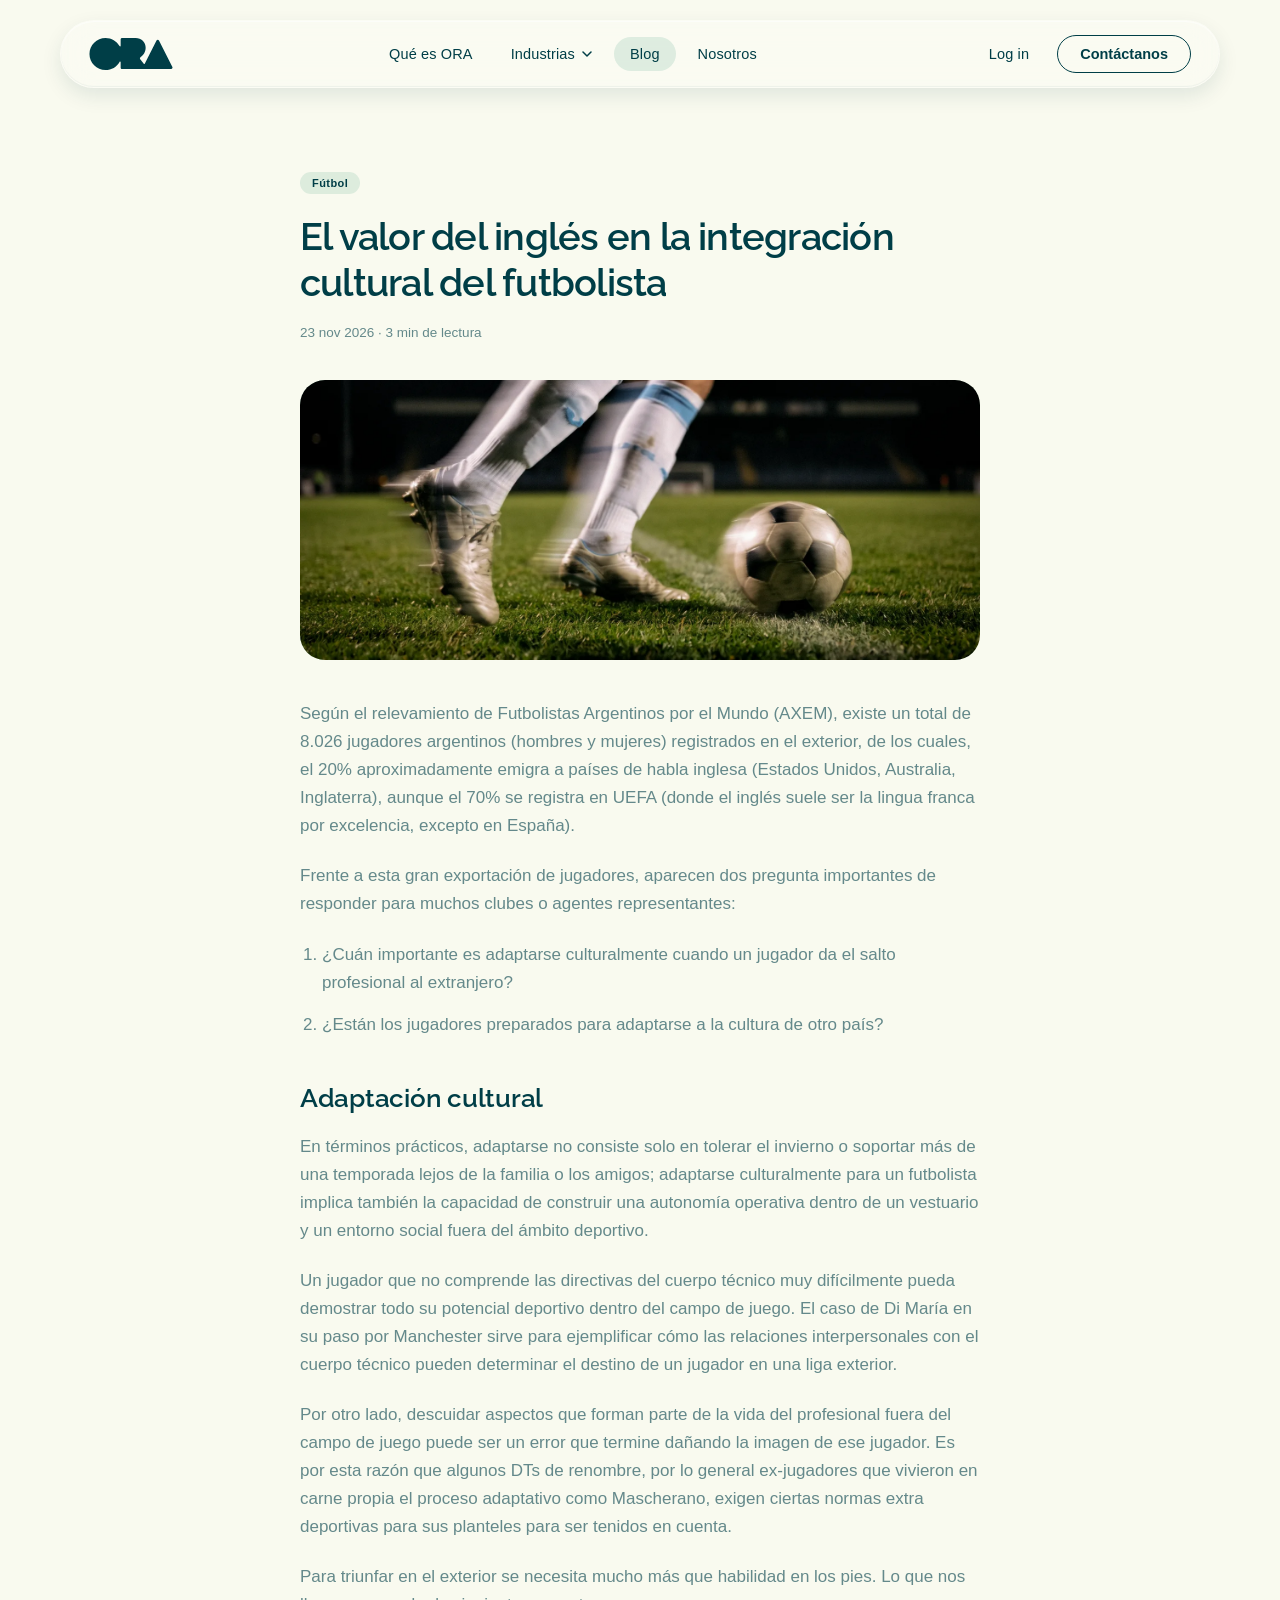
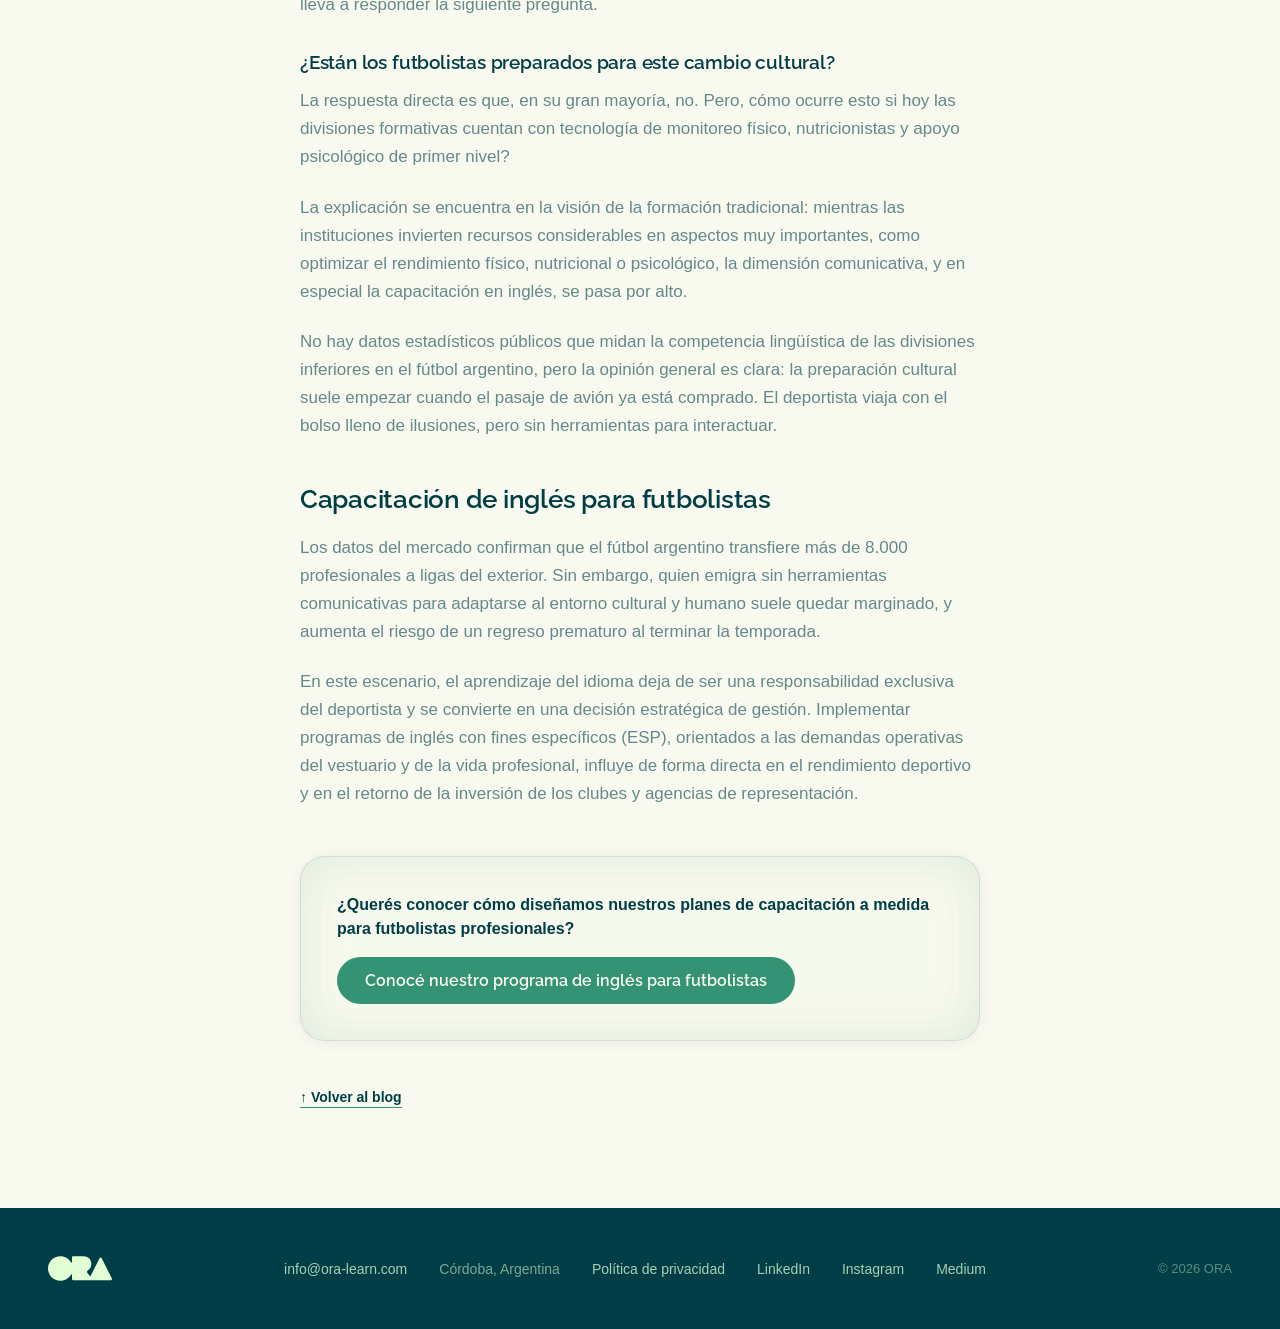
<file: blog/valor-ingles-integracion-cultural-futbolista.html>
<!DOCTYPE html>
<html lang="es">
<head>
<meta charset="utf-8">
<meta name="viewport" content="width=device-width, initial-scale=1">
<link rel="stylesheet" href="/_ds/ora-design-system-51adb563-72f8-4b51-ade4-68212e205878/tokens/colors.css">
<link rel="stylesheet" href="/_ds/ora-design-system-51adb563-72f8-4b51-ade4-68212e205878/tokens/typography.css">
<link rel="stylesheet" href="/_ds/ora-design-system-51adb563-72f8-4b51-ade4-68212e205878/tokens/spacing.css">
<link rel="stylesheet" href="/_ds/ora-design-system-51adb563-72f8-4b51-ade4-68212e205878/tokens/effects.css">
<link rel="stylesheet" href="/_ds/ora-design-system-51adb563-72f8-4b51-ade4-68212e205878/styles.css">
<title>El valor del inglés en la integración cultural del futbolista | Blog ORA</title>
<meta name="description" content="Más de 8.000 futbolistas argentinos juegan en el exterior. Por qué el inglés es clave para su adaptación cultural y cómo evitar un regreso prematuro.">
<meta name="content-language" content="es">
<meta name="robots" content="index, follow, max-image-preview:large">
<link rel="canonical" href="https://ora-learn.com/blog/valor-ingles-integracion-cultural-futbolista">
<link rel="icon" href="/favicon.ico" sizes="any">
<link rel="icon" type="image/png" sizes="32x32" href="/favicon-32.png">
<link rel="icon" type="image/png" sizes="96x96" href="/favicon-96.png">
<link rel="icon" type="image/png" sizes="512x512" href="/favicon-512.png">
<link rel="apple-touch-icon" sizes="180x180" href="/apple-touch-icon.png">
<meta name="theme-color" content="#F9FAEF">
<meta property="og:type" content="article">
<meta property="og:site_name" content="ORA">
<meta property="og:url" content="https://ora-learn.com/blog/valor-ingles-integracion-cultural-futbolista">
<meta property="og:title" content="El valor del inglés en la integración cultural del futbolista">
<meta property="og:description" content="Más de 8.000 futbolistas argentinos juegan en el exterior. Por qué el inglés es clave para su adaptación cultural y cómo evitar un regreso prematuro.">
<meta property="og:locale" content="es_AR">
<meta property="og:image" content="https://ora-learn.com/assets/blog/valor-ingles-integracion-cultural-futbolista.webp">
<meta property="og:image:width" content="1600">
<meta property="og:image:height" content="1073">
<meta property="article:published_time" content="2026-11-23">
<meta property="article:section" content="Fútbol">
<meta name="twitter:card" content="summary_large_image">
<meta name="twitter:title" content="El valor del inglés en la integración cultural del futbolista">
<meta name="twitter:description" content="Más de 8.000 futbolistas argentinos juegan en el exterior. Por qué el inglés es clave para su adaptación cultural y cómo evitar un regreso prematuro.">
<meta name="twitter:image" content="https://ora-learn.com/assets/blog/valor-ingles-integracion-cultural-futbolista.webp">
<script type="application/ld+json">
{"@context":"https://schema.org","@graph":[{"@type":"BlogPosting","headline":"El valor del inglés en la integración cultural del futbolista","description":"Más de 8.000 futbolistas argentinos juegan en el exterior. Por qué el inglés es clave para su adaptación cultural y cómo evitar un regreso prematuro.","datePublished":"2026-11-23","dateModified":"2026-11-23","author":{"@type":"Organization","name":"ORA"},"publisher":{"@type":"Organization","name":"ORA","logo":{"@type":"ImageObject","url":"https://ora-learn.com/og-image.png"}},"mainEntityOfPage":{"@type":"WebPage","@id":"https://ora-learn.com/blog/valor-ingles-integracion-cultural-futbolista"},"image":"https://ora-learn.com/assets/blog/valor-ingles-integracion-cultural-futbolista.webp","inLanguage":"es","articleSection":"Fútbol","keywords":"inglés para futbolistas, adaptación cultural futbolista, capacitación de inglés para futbolistas, futbolistas argentinos en el exterior","about":{"@type":"Service","name":"Clases de inglés para futbolistas","url":"https://ora-learn.com/ingles-para-futbolistas"}},{"@type":"BreadcrumbList","itemListElement":[{"@type":"ListItem","position":1,"name":"ORA","item":"https://ora-learn.com/"},{"@type":"ListItem","position":2,"name":"Blog","item":"https://ora-learn.com/blog"},{"@type":"ListItem","position":3,"name":"El valor del inglés en la integración cultural del futbolista","item":"https://ora-learn.com/blog/valor-ingles-integracion-cultural-futbolista"}]}]}
</script>
<style>
  body{margin:0;background:var(--ora-paper);overflow-x:hidden;display:flex;flex-direction:column;min-height:100vh}
  a{color:var(--ora-deep-ocean);text-decoration:none}
  a:hover{color:var(--ora-mint-green)}
  main{flex:1}

  /* ── NAVBAR (glass pill) ── */
  .ora-nav{position:sticky;top:0;z-index:50;display:flex;align-items:center;justify-content:center;padding:20px 32px}
  .ora-nav-pill{box-sizing:border-box;display:flex;align-items:center;justify-content:space-between;gap:48px;width:100%;max-width:1160px;padding:14px 28px;background:rgba(255,255,255,0.18);backdrop-filter:blur(15px);-webkit-backdrop-filter:blur(15px);border:1px solid rgba(255,255,255,0.2);border-radius:999px;box-shadow:inset 0 1px 1px rgba(255,255,255,0.6),inset 0 -1px 1px rgba(0,62,71,0.05),0 8px 20px rgba(0,62,71,0.1)}
  .ora-nav-links,.ora-nav-actions{display:flex;align-items:center}
  .ora-nav-links{gap:6px}
  .ora-nav-actions{gap:12px;flex-shrink:0}
  header .nav-link{font-family:var(--font-body);font-size:14.5px;color:var(--ora-deep-ocean);letter-spacing:0.01em;white-space:nowrap;padding:9px 16px;border-radius:999px;transition:background 180ms ease}
  header .nav-link:hover{background:rgba(52,147,117,0.14);color:var(--ora-deep-ocean)}
  header .nav-link[aria-current="page"]{background:rgba(52,147,117,0.14)}
  header .nav-cta{position:relative;font-family:var(--font-body);font-size:14.5px;font-weight:600;padding:10px 22px;border:1px solid var(--ora-deep-ocean);border-radius:999px;color:var(--ora-deep-ocean);white-space:nowrap;transition:background 180ms ease,color 180ms ease,border-color 180ms ease}
  header .nav-cta::before{content:'';position:absolute;inset:-14px;border-radius:999px;background:rgba(52,147,117,0.55);filter:blur(16px);opacity:0;z-index:-1;transition:opacity 220ms ease}
  header .nav-cta:hover{background:var(--ora-mint-green);border-color:var(--ora-mint-green);color:var(--ora-paper)}
  header .nav-cta:hover::before{opacity:1}

  /* ── ARTICLE ── */
  .article-thumb{width:100%;max-width:680px;height:280px;border-radius:25px;display:block;margin:0 auto;object-fit:cover;object-position:center 30%;background:linear-gradient(135deg, rgba(52,147,117,0.35), rgba(226,255,213,0.55))}
  .article-body{max-width:680px;margin:0 auto}
  .article-body p{margin:0 0 22px;font-family:var(--font-body);font-weight:400;font-size:17px;line-height:1.65;color:var(--text-muted)}
  .article-body em{font-family:var(--font-accent);font-style:italic;font-weight:600;color:var(--ora-deep-ocean)}
  .article-body h2{margin:44px 0 20px;font-family:var(--font-display);font-weight:600;font-size:26px;letter-spacing:-0.01em;color:var(--ora-deep-ocean)}
  .article-body h3{margin:32px 0 14px;font-family:var(--font-display);font-weight:600;font-size:19px;letter-spacing:-0.01em;color:var(--ora-deep-ocean)}
  .article-body ol{margin:0 0 22px;padding-left:22px;display:flex;flex-direction:column;gap:14px}
  .article-body ol li{font-family:var(--font-body);font-weight:400;font-size:17px;line-height:1.65;color:var(--text-muted)}
  .article-body ul{margin:0 0 22px;padding-left:22px;display:flex;flex-direction:column;gap:14px}
  .article-body ul li{font-family:var(--font-body);font-weight:400;font-size:17px;line-height:1.65;color:var(--text-muted)}
  .article-figure{margin:8px 0 32px}
  .article-figure img{display:block;width:100%;max-width:520px;height:auto;margin:0 auto}
  .article-cta{display:flex;flex-direction:column;align-items:flex-start;gap:16px;background:var(--surface-glass-light);backdrop-filter:blur(21.6px);box-shadow:var(--glass-shadow-light);border:1px solid rgba(0,62,71,0.14);border-radius:25px;padding:36px;margin:48px 0 0}
  .article-cta p{margin:0;font-family:var(--font-body);font-weight:400;font-size:16px;line-height:1.5;color:var(--text-muted)}
  .article-cta a{font-family:var(--font-display);font-weight:600;font-size:16px;color:#F9FAEF;background:#349375;padding:14px 28px;border-radius:999px;transition:background-color 180ms ease}
  .article-cta a:hover{background-color:#2a7d63;color:#F9FAEF}

  @media (max-width:768px){
    .ora-nav{padding:14px 20px !important}
    .ora-nav-pill{padding:10px 16px !important;gap:16px !important}
    header .nav-link{display:none}
    header .header-logo{width:64px !important;height:25px !important}
    header .header-logo svg{width:100%;height:auto;display:block}
    .article-hero{padding:56px 24px 32px !important}
    .article-hero h1{font-size:28px !important}
    .article-sec{padding:0 24px 64px !important}
    .article-thumb{height:190px !important}
  }
</style>
<link rel="stylesheet" href="/nav-mobile.css">
<script src="/nav-mobile.js" defer></script>
<link rel="stylesheet" href="/nav-mobile.css">
<script src="/nav-mobile.js" defer></script>
</head>
<body>

<header class="ora-nav">
  <div class="ora-nav-pill">
    <a href="/" aria-label="ORA | inicio" class="header-logo" style="display:block;width:84px;height:32px;color:var(--ora-deep-ocean);flex-shrink:0">
      <svg viewBox="0 0 3081 1187" width="84" height="32" aria-hidden="true"><path d="M 1713.21 0 C 1713.485 0 1713.709 0.223 1713.709 0.495 C 1713.709 0.757 1713.928 0.972 1714.19 0.987 C 2152.968 26.228 2190.444 530.522 1902.259 704.197 C 1872.751 721.979 1861.536 761.925 1882.975 788.804 L 2021.425 962.377 C 2029.157 972.07 2044.401 970.496 2049.966 959.431 L 2486.86 90.743 C 2505.664 53.356 2559.328 53.356 2578.132 90.743 L 3075.547 1079.771 C 3092.51 1113.499 3067.842 1153.182 3029.911 1153.182 L 1207.57 1153.182 C 1179.391 1153.182 1156.546 1130.471 1156.546 1102.456 L 1156.546 894.53 C 1156.546 875.687 1126.072 869.272 1116.727 885.666 C 1014.18 1065.587 819.846 1187 596.982 1187 C 267.278 1187 0 921.281 0 593.5 C 0 265.719 267.278 0 596.982 0 C 819.845 0 1014.179 121.414 1116.727 301.334 C 1126.072 317.726 1156.545 311.312 1156.546 292.47 L 1156.546 50.726 C 1156.547 22.711 1179.391 0 1207.57 0 L 1713.21 0 Z" fill="currentColor" fill-rule="nonzero"></path></svg>
    </a>
    <nav aria-label="Principal" class="ora-nav-links">
      <a href="/#que-es-ora" class="nav-link">Qué es ORA</a>
      <div class="nav-dd">
        <button type="button" class="nav-link nav-dd-btn" aria-expanded="false" aria-haspopup="true" aria-controls="nav-dd-menu">Industrias<svg class="nav-dd-chev" width="10" height="6" viewBox="0 0 10 6" fill="none" aria-hidden="true"><path d="M1 1l4 4 4-4" stroke="currentColor" stroke-width="1.5" stroke-linecap="round" stroke-linejoin="round"/></svg></button>
        <div class="nav-dd-menu" id="nav-dd-menu">
          <a href="/ingles-para-futbolistas">Inglés para futbolistas</a>
          <a href="/english-for-tech">Inglés para tecnología</a>
        </div>
      </div>
      <a href="/blog" class="nav-link" aria-current="page">Blog</a>
      <a href="/quienes-somos" class="nav-link">Nosotros</a>
    </nav>
    <div class="ora-nav-actions">
      <a href="https://app.ora-learn.com/login" class="nav-link">Log in</a>
      <a href="/#contacto" class="nav-cta">Contáctanos</a>
    </div>
  </div>
</header>

<main>
  <article>
    <section class="article-hero" aria-label="El valor del inglés en la integración cultural del futbolista" style="position:relative;background:var(--ora-paper);padding:64px 48px 40px;display:flex;flex-direction:column;align-items:center">
      <div style="width:100%;max-width:680px;margin:0 auto;display:flex;flex-direction:column;align-items:flex-start;gap:20px">
        <span style="font-family:var(--font-body);font-size:11px;font-weight:600;letter-spacing:0.04em;color:var(--ora-deep-ocean);background:rgba(52,147,117,0.14);padding:5px 12px;border-radius:999px">Fútbol</span>
        <h1 style="margin:0;font-family:var(--font-display);font-weight:600;font-size:38px;line-height:1.2;letter-spacing:-0.02em;color:var(--ora-deep-ocean)">El valor del inglés en la integración cultural del futbolista</h1>
        <span style="font-family:var(--font-body);font-size:13.5px;color:var(--text-muted)"><time datetime="2026-11-23">23 nov 2026</time> · 3 min de lectura</span>
      </div>
    </section>

    <div style="padding:0 48px">
      <img class="article-thumb" src="/assets/blog/valor-ingles-integracion-cultural-futbolista.webp" alt="Inglés para futbolistas" width="1600" height="1073" style="object-position:center 62%" fetchpriority="high" decoding="async">
    </div>

    <section class="article-sec" aria-label="Artículo" style="position:relative;background:var(--ora-paper);padding:40px 48px 100px;display:flex;justify-content:center">
      <div class="article-body">

        <p>Según el relevamiento de Futbolistas Argentinos por el Mundo (AXEM), existe un total de 8.026 jugadores argentinos (hombres y mujeres) registrados en el exterior, de los cuales, el 20% aproximadamente emigra a países de habla inglesa (Estados Unidos, Australia, Inglaterra), aunque el 70% se registra en UEFA (donde el inglés suele ser la lingua franca por excelencia, excepto en España).</p>

        <p>Frente a esta gran exportación de jugadores, aparecen dos pregunta importantes de responder para muchos clubes o agentes representantes:</p>

        <ol>
          <li>¿Cuán importante es adaptarse culturalmente cuando un jugador da el salto profesional al extranjero?</li>
          <li>¿Están los jugadores preparados para adaptarse a la cultura de otro país?</li>
        </ol>

        <h2>Adaptación cultural</h2>

        <p>En términos prácticos, adaptarse no consiste solo en tolerar el invierno o soportar más de una temporada lejos de la familia o los amigos; adaptarse culturalmente para un futbolista implica también la capacidad de construir una autonomía operativa dentro de un vestuario y un entorno social fuera del ámbito deportivo.</p>

        <p>Un jugador que no comprende las directivas del cuerpo técnico muy difícilmente pueda demostrar todo su potencial deportivo dentro del campo de juego. El caso de Di María en su paso por Manchester sirve para ejemplificar cómo las relaciones interpersonales con el cuerpo técnico pueden determinar el destino de un jugador en una liga exterior.</p>

        <p>Por otro lado, descuidar aspectos que forman parte de la vida del profesional fuera del campo de juego puede ser un error que termine dañando la imagen de ese jugador. Es por esta razón que algunos DTs de renombre, por lo general ex-jugadores que vivieron en carne propia el proceso adaptativo como Mascherano, exigen ciertas normas extra deportivas para sus planteles para ser tenidos en cuenta.</p>

        <p>Para triunfar en el exterior se necesita mucho más que habilidad en los pies. Lo que nos lleva a responder la siguiente pregunta.</p>

        <h3>¿Están los futbolistas preparados para este cambio cultural?</h3>

        <p>La respuesta directa es que, en su gran mayoría, no. Pero, cómo ocurre esto si hoy las divisiones formativas cuentan con tecnología de monitoreo físico, nutricionistas y apoyo psicológico de primer nivel?</p>

        <p>La explicación se encuentra en la visión de la formación tradicional: mientras las instituciones invierten recursos considerables en aspectos muy importantes, como optimizar el rendimiento físico, nutricional o psicológico, la dimensión comunicativa, y en especial la capacitación en inglés, se pasa por alto.</p>

        <p>No hay datos estadísticos públicos que midan la competencia lingüística de las divisiones inferiores en el fútbol argentino, pero la opinión general es clara: la preparación cultural suele empezar cuando el pasaje de avión ya está comprado. El deportista viaja con el bolso lleno de ilusiones, pero sin herramientas para interactuar.</p>

        <h2>Capacitación de inglés para futbolistas</h2>

        <p>Los datos del mercado confirman que el fútbol argentino transfiere más de 8.000 profesionales a ligas del exterior. Sin embargo, quien emigra sin herramientas comunicativas para adaptarse al entorno cultural y humano suele quedar marginado, y aumenta el riesgo de un regreso prematuro al terminar la temporada.</p>

        <p>En este escenario, el aprendizaje del idioma deja de ser una responsabilidad exclusiva del deportista y se convierte en una decisión estratégica de gestión. Implementar programas de inglés con fines específicos (ESP), orientados a las demandas operativas del vestuario y de la vida profesional, influye de forma directa en el rendimiento deportivo y en el retorno de la inversión de los clubes y agencias de representación.</p>

        <div class="article-cta">
          <p><strong style="color:var(--ora-deep-ocean)">¿Querés conocer cómo diseñamos nuestros planes de capacitación a medida para futbolistas profesionales?</strong></p>
          <a href="/ingles-para-futbolistas">Conocé nuestro programa de inglés para futbolistas</a>
        </div>

        <a href="/blog" style="display:inline-block;margin-top:48px;font-family:var(--font-body);font-size:14px;font-weight:600;color:var(--ora-deep-ocean);border-bottom:1.5px solid var(--ora-mint-green);padding-bottom:2px">↑ Volver al blog</a>
      </div>
    </section>
  </article>
</main>

<footer style="background:var(--ora-deep-ocean);padding:48px;display:flex;flex-wrap:wrap;align-items:center;justify-content:space-between;gap:24px">
  <a href="/" aria-label="ORA | volver al inicio" style="width:64px;height:25px;color:var(--ora-lime-green);display:block">
    <svg viewBox="0 0 3081 1187" width="64" height="25"><path d="M 1713.21 0 C 1713.485 0 1713.709 0.223 1713.709 0.495 C 1713.709 0.757 1713.928 0.972 1714.19 0.987 C 2152.968 26.228 2190.444 530.522 1902.259 704.197 C 1872.751 721.979 1861.536 761.925 1882.975 788.804 L 2021.425 962.377 C 2029.157 972.07 2044.401 970.496 2049.966 959.431 L 2486.86 90.743 C 2505.664 53.356 2559.328 53.356 2578.132 90.743 L 3075.547 1079.771 C 3092.51 1113.499 3067.842 1153.182 3029.911 1153.182 L 1207.57 1153.182 C 1179.391 1153.182 1156.546 1130.471 1156.546 1102.456 L 1156.546 894.53 C 1156.546 875.687 1126.072 869.272 1116.727 885.666 C 1014.18 1065.587 819.846 1187 596.982 1187 C 267.278 1187 0 921.281 0 593.5 C 0 265.719 267.278 0 596.982 0 C 819.845 0 1014.179 121.414 1116.727 301.334 C 1126.072 317.726 1156.545 311.312 1156.546 292.47 L 1156.546 50.726 C 1156.547 22.711 1179.391 0 1207.57 0 L 1713.21 0 Z" fill="currentColor" fill-rule="nonzero"></path></svg>
  </a>
  <div style="display:flex;flex-wrap:wrap;gap:32px;align-items:center">
    <a href="mailto:info@ora-learn.com" style="font-family:'Inter',sans-serif;font-size:14px;color:rgba(226,255,213,0.75);text-decoration:none">info@ora-learn.com</a>
    <span style="font-family:'Inter',sans-serif;font-size:14px;color:rgba(226,255,213,0.55)">Córdoba, Argentina</span>
    <a href="/politica-privacidad" style="font-family:'Inter',sans-serif;font-size:14px;color:rgba(226,255,213,0.75);text-decoration:none">Política de privacidad</a>
    <a href="https://www.linkedin.com/company/135297198" target="_blank" rel="noopener noreferrer" style="font-family:'Inter',sans-serif;font-size:14px;color:rgba(226,255,213,0.75);text-decoration:none">LinkedIn</a>
    <a href="https://www.instagram.com/ora.learn/" target="_blank" rel="noopener noreferrer" style="font-family:'Inter',sans-serif;font-size:14px;color:rgba(226,255,213,0.75);text-decoration:none">Instagram</a>
    <a href="https://medium.com/@info_32615" target="_blank" rel="noopener noreferrer" style="font-family:'Inter',sans-serif;font-size:14px;color:rgba(226,255,213,0.75);text-decoration:none">Medium</a>
  </div>
  <span style="font-family:'Inter',sans-serif;font-size:13px;color:rgba(226,255,213,0.4)">© 2026 ORA</span>
</footer>

</body>
</html>
</file>
<file: _ds/ora-design-system-51adb563-72f8-4b51-ade4-68212e205878/tokens/colors.css>
:root{
/* Base palette — from Figma "Colores" frame (4 official brand colors) */
--ora-lime-green:#E2FFD5;
--ora-mint-green:#349375;
--ora-paper:#F9FAEF;
--ora-deep-ocean:#003E47;
/* Neutrals used throughout the deck (glass pills, grid marks, strokes) */
--ora-white:#FFFFFF;
--ora-black:#000000;
--ora-glass-gray:#D9D9D9;
--ora-mist:#F5F5F5;
--ora-shadow-charcoal:#262626;
/* Semantic aliases */
--surface-canvas:var(--ora-paper);
--surface-canvas-dark:var(--ora-deep-ocean);
--surface-inverse:var(--ora-lime-green);
--surface-glass-light:rgba(52,147,117,0.01);
--surface-glass-dark:rgba(217,217,217,0.01);
--text-primary:var(--ora-deep-ocean);
--text-inverse:var(--ora-lime-green);
--text-on-light:var(--ora-deep-ocean);
--text-muted:rgba(0,62,71,0.6);
--brand-accent:var(--ora-mint-green);
--border-hairline:rgba(226,255,213,0.5);
--shadow-color:rgba(0,0,0,0.1);
}
</file>
<file: _ds/ora-design-system-51adb563-72f8-4b51-ade4-68212e205878/tokens/typography.css>
@font-face{font-family:"Raleway";src:url("../fonts/Raleway-Variable.woff2") format("woff2"),url("../fonts/Raleway-Variable.ttf") format("truetype");font-weight:100 900;font-style:normal;font-display:swap}
@font-face{font-family:"Raleway";src:url("../fonts/Raleway-Italic-Variable.woff2") format("woff2"),url("../fonts/Raleway-Italic-Variable.ttf") format("truetype");font-weight:100 900;font-style:italic;font-display:swap}
@font-face{font-family:"Roboto Serif";src:url("../fonts/RobotoSerif-Variable.woff2") format("woff2"),url("../fonts/RobotoSerif-Variable.ttf") format("truetype");font-weight:100 900;font-style:normal;font-display:swap}
@font-face{font-family:"Roboto Serif";src:url("../fonts/RobotoSerif-Italic-Variable.woff2") format("woff2"),url("../fonts/RobotoSerif-Italic-Variable.ttf") format("truetype");font-weight:100 900;font-style:italic;font-display:swap}
@import url("https://fonts.googleapis.com/css2?family=Inter:ital,wght@0,300;0,400;0,600;1,300&display=swap");
:root{
--font-display:"Raleway",-apple-system,BlinkMacSystemFont,"Segoe UI",Roboto,"Helvetica Neue",Arial,sans-serif;
--font-accent:"Roboto Serif",ui-serif,Georgia,"Times New Roman",serif;
--font-body:"Inter",-apple-system,BlinkMacSystemFont,"Segoe UI",Roboto,"Helvetica Neue",Arial,sans-serif;
--tracking-tight:-0.02em;
--tracking-body:-0.02em;
/* Display scale (Raleway SemiBold, from Figma title/section headers) */
--text-hero:180px;
--text-display-1:96px;
--text-display-2:64px;
--text-display-3:48px;
--text-heading:24px;
--text-lead:32px;
--text-body:20px;
--text-small:16px;
--text-caption:10px;
}
</file>
<file: _ds/ora-design-system-51adb563-72f8-4b51-ade4-68212e205878/tokens/spacing.css>
:root{
--space-1:8px;
--space-2:16px;
--space-3:25px;
--space-4:37px;
--space-5:50px;
--space-6:80px;
--space-7:120px;
--space-8:192px;
--radius-sm:15px;
--radius-md:25px;
--radius-lg:80px;
--radius-pill:999px;
}
</file>
<file: _ds/ora-design-system-51adb563-72f8-4b51-ade4-68212e205878/tokens/effects.css>
:root{
/* "Glass pill" — the deck's signature surface: near-transparent fill + heavy blur + dual inset sheen + soft outer shadow */
--glass-blur:21.6px;
--glass-shadow-light:0px 0px 3.6px 0px rgba(0,0,0,0.05),0px 1.8px 14.4px 0px rgba(0,0,0,0.05),inset 0px 0px 50px -3.6px rgba(52,147,117,0.15);
--glass-shadow-dark:inset 3.6px 3.6px 40px -3.6px var(--ora-shadow-charcoal),inset -3.6px -3.6px 25px -3.6px var(--ora-shadow-charcoal),0px 0px 3.6px 0px rgba(0,0,0,0.1),0px 1.8px 14.4px 0px rgba(0,0,0,0.1);
--ease-standard:cubic-bezier(.4,0,.2,1); /* @kind other */
--duration-fast:120ms; /* @kind other */
--duration-standard:200ms; /* @kind other */
}
.ora-glass-light{background:var(--surface-glass-light);backdrop-filter:blur(var(--glass-blur));box-shadow:var(--glass-shadow-light)}
.ora-glass-dark{background:var(--surface-glass-dark);backdrop-filter:blur(var(--glass-blur));box-shadow:var(--glass-shadow-dark)}
</file>
<file: _ds/ora-design-system-51adb563-72f8-4b51-ade4-68212e205878/styles.css>
@import "tokens/colors.css";
@import "tokens/typography.css";
@import "tokens/spacing.css";
@import "tokens/effects.css";
</file>
<file: nav-mobile.css>
/* Menú hamburguesa (3 puntos) del navbar — solo mobile. Se inyecta con nav-mobile.js */
/* Dropdown "Industrias" — desktop. El HTML vive en cada página; el comportamiento en nav-mobile.js */
.nav-dd{position:relative}
.nav-dd-btn{appearance:none;-webkit-appearance:none;border:0;background:transparent;margin:0;cursor:pointer;display:inline-flex;align-items:center;gap:7px}
.nav-dd-btn:focus-visible{outline:2px solid var(--ora-mint-green);outline-offset:2px}
.nav-dd-btn.is-current,.nav-dd.is-open .nav-dd-btn{background:rgba(52,147,117,0.14)}
.nav-dd-chev{transition:transform 200ms cubic-bezier(.4,0,.2,1)}
.nav-dd.is-open .nav-dd-chev{transform:rotate(180deg)}
.nav-dd-menu{position:absolute;top:100%;left:0;min-width:240px;margin-top:12px;padding:8px;display:flex;flex-direction:column;gap:2px;background:rgba(249,250,239,0.96);border:1px solid rgba(255,255,255,0.5);border-radius:24px;box-shadow:inset 0 1px 1px rgba(255,255,255,0.6),0 12px 28px rgba(0,62,71,0.14);opacity:0;visibility:hidden;transform:translateY(-6px);transition:opacity 160ms cubic-bezier(.4,0,.2,1),transform 160ms cubic-bezier(.4,0,.2,1),visibility 0s linear 160ms}
.nav-dd-menu::before{content:"";position:absolute;left:0;right:0;top:-14px;height:14px} /* puente para el hover */
.nav-dd.is-open .nav-dd-menu{opacity:1;visibility:visible;transform:none;transition-delay:0s}
@media (hover:hover){.nav-dd:hover .nav-dd-menu{opacity:1;visibility:visible;transform:none;transition-delay:0s}.nav-dd:hover .nav-dd-btn{background:rgba(52,147,117,0.14)}.nav-dd:hover .nav-dd-chev{transform:rotate(180deg)}}
.nav-dd-menu a{display:block;font-family:var(--font-body);font-size:14.5px;color:var(--ora-deep-ocean);white-space:nowrap;padding:11px 16px;border-radius:999px;transition:background 180ms ease}
.nav-dd-menu a:hover,.nav-dd-menu a[aria-current="page"]{background:rgba(52,147,117,0.14);color:var(--ora-deep-ocean)}
.nav-dd-menu a[aria-current="page"]{font-weight:600}
.nav-dd-menu a:focus-visible{outline:2px solid var(--ora-mint-green);outline-offset:-2px}

.nav-toggle{display:none}
.nav-menu{display:none}

/* Tablet angosta (769–1000px): con "Industrias" el pill necesita más aire */
@media (min-width:769px) and (max-width:1000px){
  .ora-nav{padding-left:16px !important;padding-right:16px !important}
  .ora-nav-pill{gap:16px !important;padding:12px 18px !important}
  .ora-nav-pill .nav-link{padding:9px 10px !important}
  .ora-nav-pill .nav-cta{padding:10px 16px !important}
}

@media (max-width:768px){
  .ora-nav-links{display:none !important}

  .nav-toggle{display:flex;align-items:center;justify-content:center;gap:5px;width:44px;height:36px;padding:0;margin:0;border:0;border-radius:999px;background:transparent;cursor:pointer;flex-shrink:0;transition:background 180ms ease;-webkit-tap-highlight-color:transparent}
  .nav-toggle:hover,.nav-toggle[aria-expanded="true"]{background:rgba(52,147,117,0.14)}
  .nav-toggle:focus-visible{outline:2px solid var(--ora-mint-green);outline-offset:2px}
  .nav-toggle span{display:block;width:5px;height:5px;border-radius:50%;background:var(--ora-deep-ocean);transition:transform 260ms cubic-bezier(.16,1,.3,1),opacity 200ms ease}
  .nav-toggle[aria-expanded="true"] span:nth-child(1){transform:translateX(-2px) scale(1.15)}
  .nav-toggle[aria-expanded="true"] span:nth-child(3){transform:translateX(2px) scale(1.15)}

  .nav-menu{display:flex;flex-direction:column;gap:4px;position:absolute;top:calc(100% - 8px);left:20px;right:20px;padding:12px;background:rgba(249,250,239,0.78);backdrop-filter:blur(15px);-webkit-backdrop-filter:blur(15px);border:1px solid rgba(255,255,255,0.2);border-radius:28px;box-shadow:inset 0 1px 1px rgba(255,255,255,0.6),inset 0 -1px 1px rgba(0,62,71,0.05),0 8px 20px rgba(0,62,71,0.1);opacity:0;visibility:hidden;transform:translateY(-8px) scale(.98);transform-origin:top center;transition:opacity 220ms ease,transform 260ms cubic-bezier(.16,1,.3,1),visibility 0s linear 260ms}
  .nav-menu.is-open{opacity:1;visibility:visible;transform:none;transition-delay:0s}
  .nav-menu a{display:block;font-family:var(--font-body);font-size:16px;color:var(--ora-deep-ocean);letter-spacing:0.01em;padding:14px 20px;border-radius:999px;transition:background 180ms ease}
  .nav-menu .nav-menu-label{display:block;font-family:var(--font-body);font-size:12px;letter-spacing:0.08em;text-transform:uppercase;color:var(--text-muted);padding:12px 20px 4px}
  .nav-menu a.nav-menu-sub{padding-left:32px}
  .nav-menu a:hover,.nav-menu a[aria-current="page"]{background:rgba(52,147,117,0.14);color:var(--ora-deep-ocean)}
  .nav-menu a[aria-current="page"]{font-weight:600}
}

@media (prefers-reduced-motion:reduce){
  .nav-menu,.nav-toggle span,.nav-dd-menu,.nav-dd-chev{transition:none}
}
</file>
